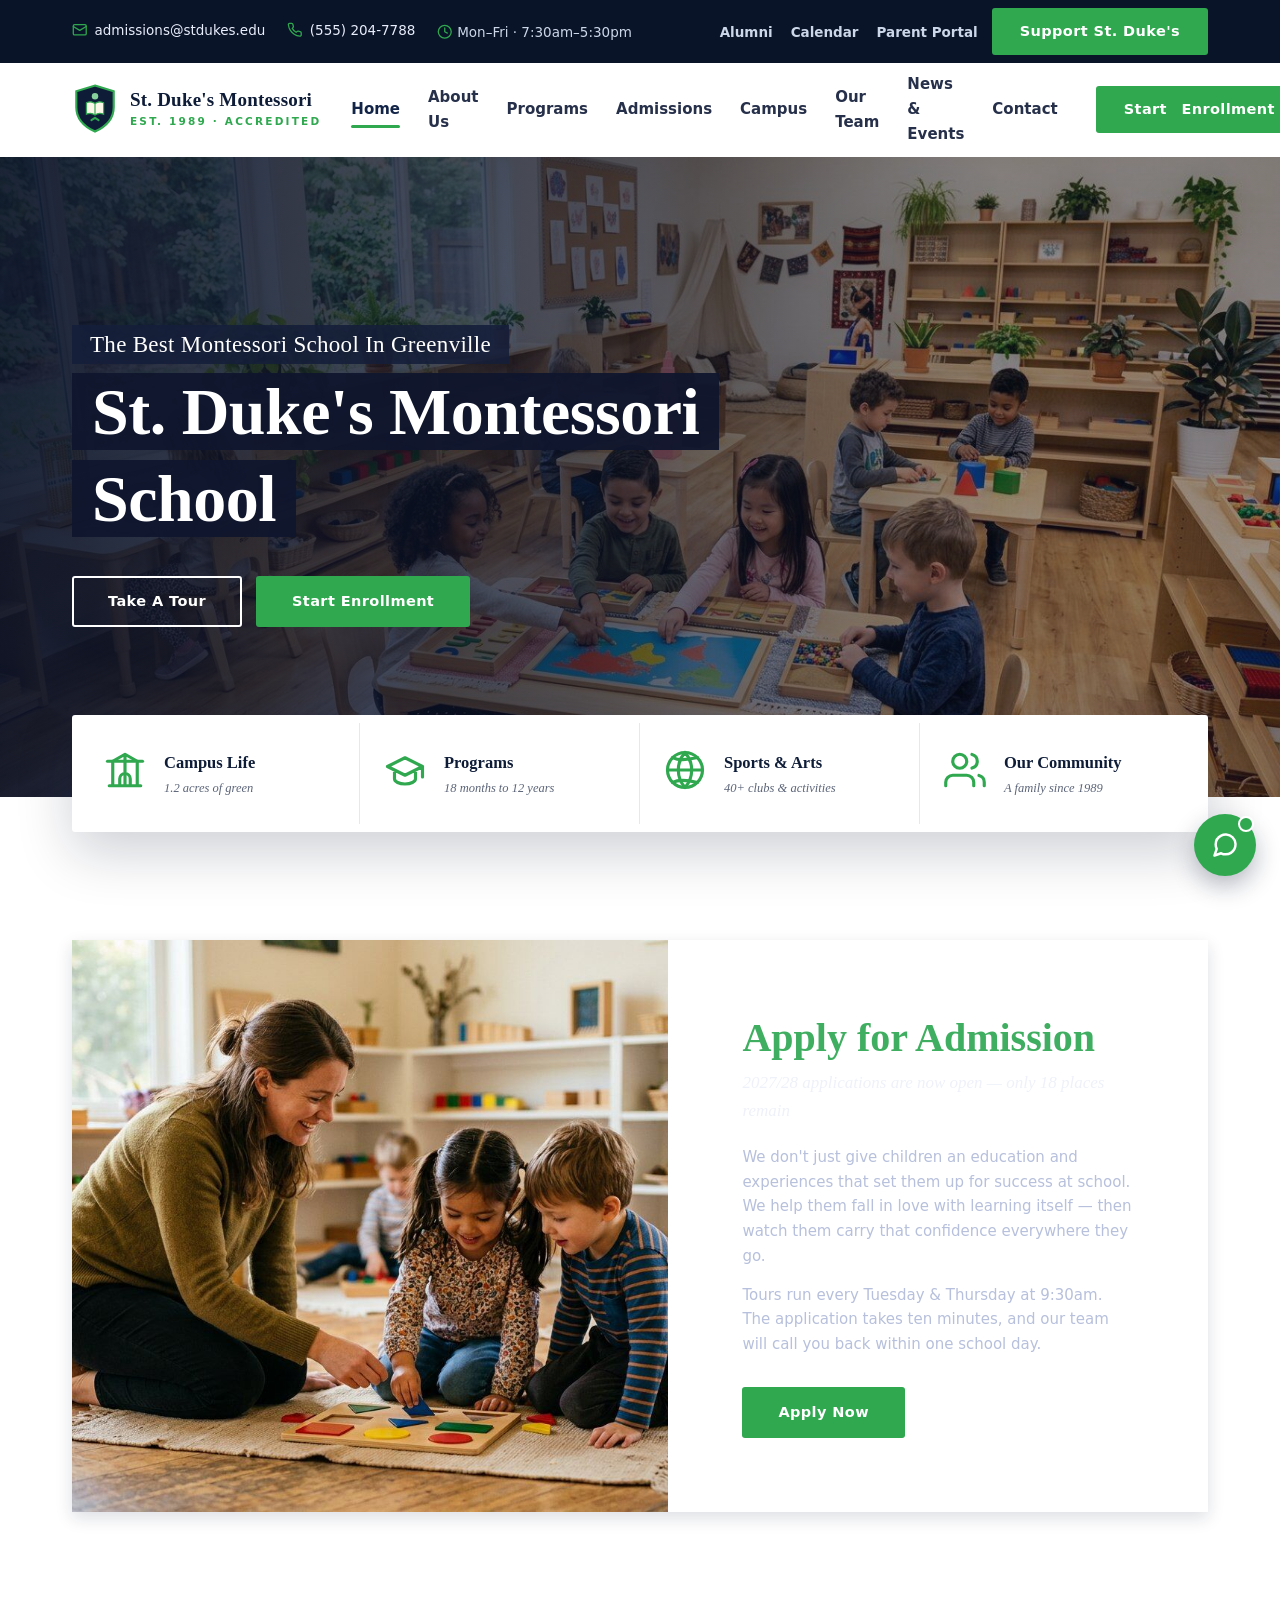
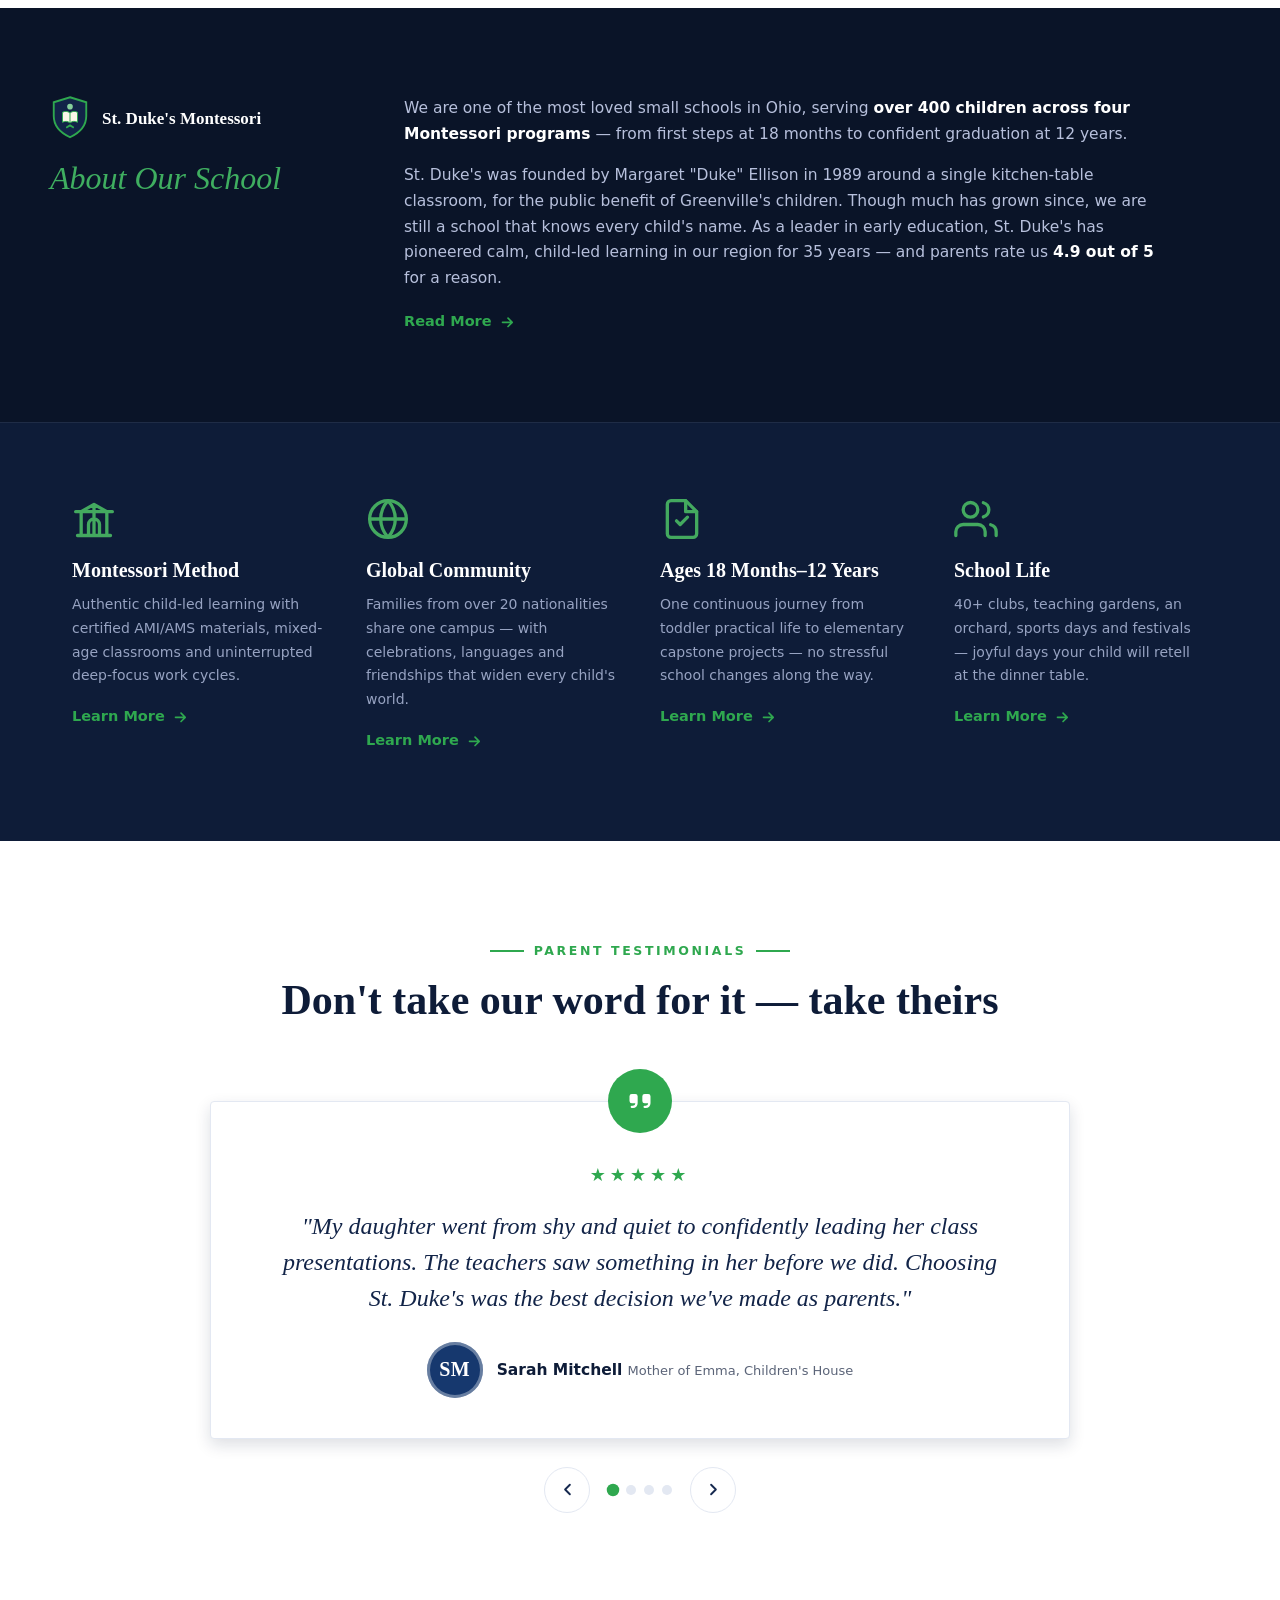
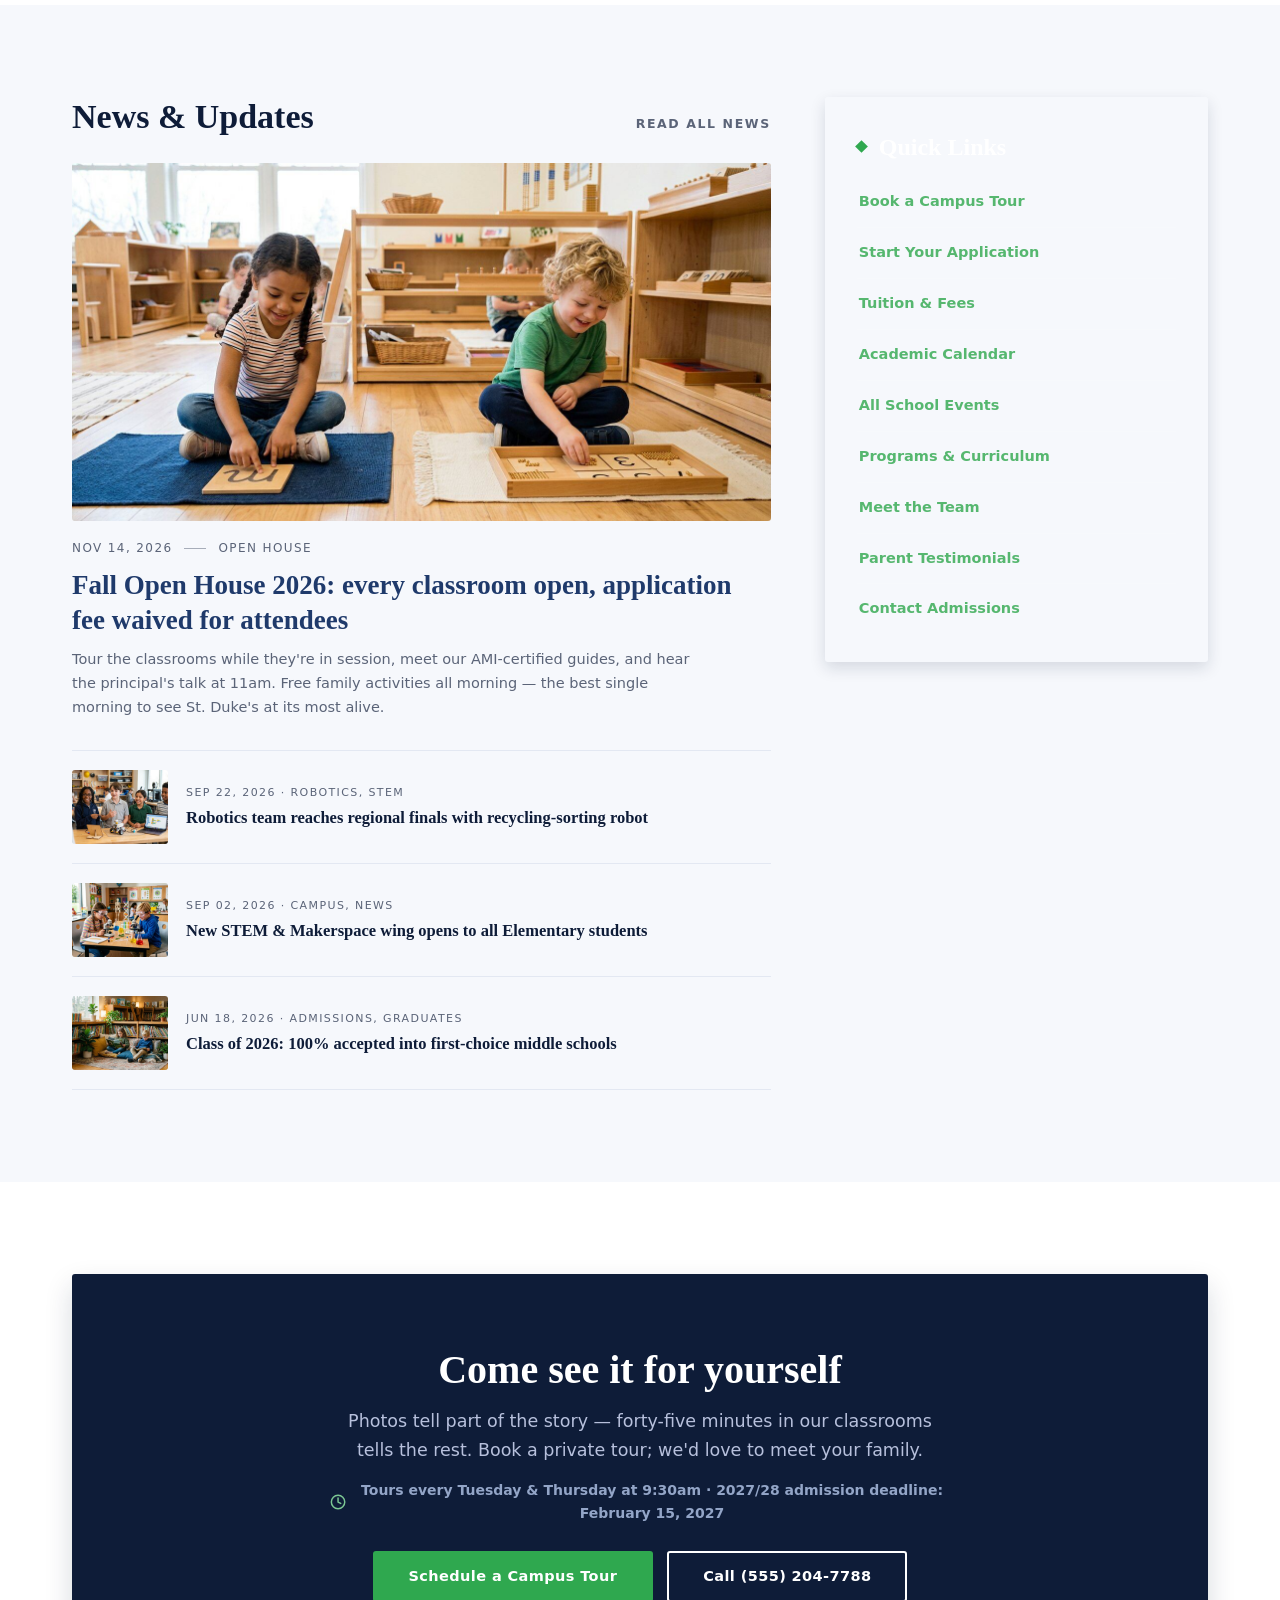
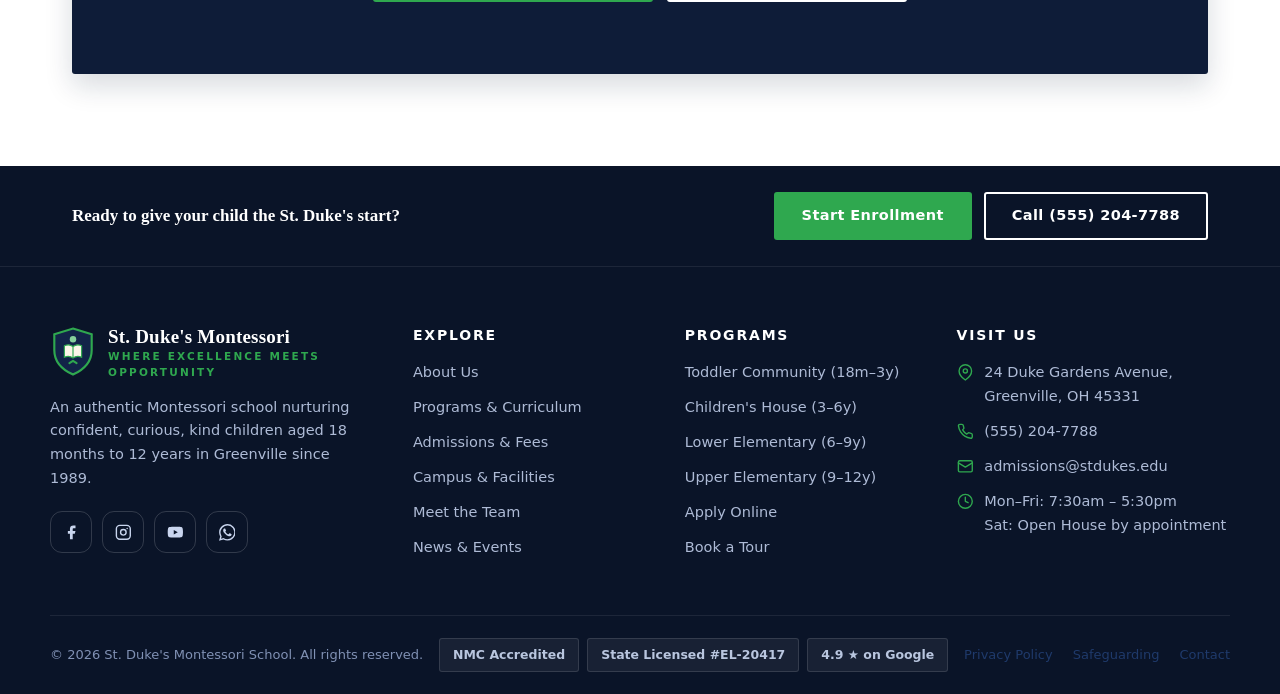
<file: index.html>
<!DOCTYPE html>
<html lang="en">
<head>
  <meta charset="UTF-8">
  <meta name="viewport" content="width=device-width, initial-scale=1.0">
  <title>St. Duke's Montessori School | Top-Rated Montessori in Greenville — Enroll for 2027/28</title>
  <meta name="description" content="St. Duke's Montessori School in Greenville — authentic Montessori education for ages 18 months–12 years. 12:1 ratio, AMI-certified guides, 98% parent satisfaction. Tours every week. Start enrollment today — limited places for 2027/28.">
  <meta name="keywords" content="Greenville schools, Montessori school Greenville, private school, preschool, kindergarten, elementary school, enroll">
  <link rel="canonical" href="https://www.stdukes.edu/">
  <meta property="og:type" content="website">
  <meta property="og:title" content="St. Duke's Montessori School — Where Excellence Meets Opportunity">
  <meta property="og:description" content="Authentic Montessori education for ages 18 months–12 years. 12:1 ratio, 98% parent satisfaction. Schedule a tour today.">
  <meta property="og:image" content="assets/img/hero.jpg">
  <link rel="icon" type="image/svg+xml" href="favicon.svg">
  <link rel="stylesheet" href="css/styles.css">
  <script type="application/ld+json">
  {
    "@context": "https://schema.org",
    "@type": "School",
    "name": "St. Duke's Montessori School",
    "slogan": "Where Excellence Meets Opportunity",
    "description": "Authentic Montessori education for children aged 18 months to 12 years in Greenville.",
    "address": {
      "@type": "PostalAddress",
      "streetAddress": "24 Duke Gardens Avenue",
      "addressLocality": "Greenville",
      "addressRegion": "OH",
      "postalCode": "45331",
      "addressCountry": "US"
    },
    "telephone": "+1-555-204-7788",
    "email": "admissions@stdukes.edu",
    "openingHours": "Mo-Fr 07:30-17:30",
    "foundingDate": "1989",
    "aggregateRating": {
      "@type": "AggregateRating",
      "ratingValue": "4.9",
      "reviewCount": "127"
    }
  }
  </script>
</head>
<body>
  <a class="skip-link" href="#main">Skip to main content</a>

  <!-- ===== Top bar ===== -->
  <div class="topbar">
    <div class="container topbar-inner">
      <ul class="topbar-contact">
        <li>
          <a href="mailto:admissions@stdukes.edu">
            <svg class="icon" viewBox="0 0 24 24" fill="none" stroke="currentColor" stroke-width="2" stroke-linecap="round" stroke-linejoin="round"><rect x="2" y="4" width="20" height="16" rx="2"/><path d="m22 7-10 6L2 7"/></svg>
            admissions@stdukes.edu
          </a>
        </li>
        <li>
          <a href="tel:+15552047788">
            <svg class="icon" viewBox="0 0 24 24" fill="none" stroke="currentColor" stroke-width="2" stroke-linecap="round" stroke-linejoin="round"><path d="M22 16.92v3a2 2 0 0 1-2.18 2 19.79 19.79 0 0 1-8.63-3.07 19.5 19.5 0 0 1-6-6 19.79 19.79 0 0 1-3.07-8.67A2 2 0 0 1 4.11 2h3a2 2 0 0 1 2 1.72c.12.9.34 1.79.66 2.64a2 2 0 0 1-.45 2.11L8.09 9.91a16 16 0 0 0 6 6l1.44-1.23a2 2 0 0 1 2.11-.45c.85.32 1.74.54 2.64.66A2 2 0 0 1 22 16.92z"/></svg>
            (555) 204-7788
          </a>
        </li>
        <li class="hours-item">
          <svg class="icon" viewBox="0 0 24 24" fill="none" stroke="currentColor" stroke-width="2" stroke-linecap="round" stroke-linejoin="round" style="color:var(--gold)"><circle cx="12" cy="12" r="10"/><path d="M12 6v6l4 2"/></svg>
          Mon–Fri · 7:30am–5:30pm
        </li>
      </ul>
      <div class="topbar-right">
        <span class="topbar-links">
          <a href="events.html">Alumni</a>
          <a href="events.html">Calendar</a>
          <a href="contact.html">Parent Portal</a>
        </span>
        <a class="btn btn-red btn-sm" href="contact.html">Support St. Duke's</a>
      </div>
    </div>
  </div>

  <!-- ===== Header ===== -->
  <header class="site-header">
    <div class="container header-inner">
      <a class="brand" href="index.html" aria-label="St. Duke's Montessori School — home">
        <svg class="brand-crest" viewBox="0 0 64 72" aria-hidden="true">
          <path d="M32 2l26 8v22c0 16-11 27-26 34C17 59 6 48 6 32V10l26-8z" fill="#0e1c38"/>
          <path d="M32 2l26 8v22c0 16-11 27-26 34C17 59 6 48 6 32V10l26-8z" fill="none" stroke="#c9a227" stroke-width="3"/>
          <path d="M20 42c4-2 8-2 12 1 4-3 8-3 12-1v-16c-4-2-8-2-12 1-4-3-8-3-12-1v16z" fill="#fbf6e7" stroke="#c9a227" stroke-width="1.6"/>
          <path d="M32 27v16" stroke="#c9a227" stroke-width="1.6"/>
          <circle cx="32" cy="17" r="4.5" fill="#f2c94c"/>
          <path d="M27 50l5-3 5 3" stroke="#2e8b57" stroke-width="3" fill="none" stroke-linecap="round" stroke-linejoin="round"/>
        </svg>
        <span class="brand-text">
          <span class="brand-name">St. Duke's Montessori</span>
          <span class="brand-tag">Est. 1989 · Accredited</span>
        </span>
      </a>
      <nav class="nav" id="primary-nav" aria-label="Primary navigation">
        <ul>
          <li><a href="index.html" aria-current="page">Home</a></li>
          <li><a href="about.html">About Us</a></li>
          <li><a href="programs.html">Programs</a></li>
          <li><a href="admissions.html">Admissions</a></li>
          <li><a href="facilities.html">Campus</a></li>
          <li><a href="team.html">Our Team</a></li>
          <li><a href="events.html">News &amp; Events</a></li>
          <li><a href="contact.html">Contact</a></li>
        </ul>
      </nav>
      <div class="header-actions">
        <a class="btn btn-red" href="admissions.html#apply"><span class="header-cta-text">Start&nbsp;</span>Enrollment</a>
        <button class="nav-toggle" aria-expanded="false" aria-controls="primary-nav" aria-label="Toggle menu">
          <svg class="icon" viewBox="0 0 24 24" fill="none" stroke="currentColor" stroke-width="2.4" stroke-linecap="round"><path d="M4 7h16M4 12h16M4 17h16"/></svg>
        </button>
      </div>
    </div>
  </header>

  <main id="main">
    <!-- ===== Hero ===== -->
    <section class="hero-v2">
      <div class="container">
        <p class="hero-kicker"><span>The Best Montessori School In Greenville</span></p>
        <h1><span class="hl">St. Duke's Montessori School</span></h1>
        <div class="hero-ctas">
          <a class="btn btn-hero-ghost btn-lg" href="contact.html#tour">Take A Tour</a>
          <a class="btn btn-red btn-lg" href="admissions.html#apply">Start Enrollment</a>
        </div>
      </div>
    </section>

    <!-- ===== Quick-links band ===== -->
    <div class="quick-band">
      <div class="container">
        <div class="quick-card reveal">
          <a class="quick-item" href="facilities.html">
            <span class="qi-icon">
              <svg viewBox="0 0 24 24" fill="none" stroke="currentColor" stroke-width="1.8" stroke-linecap="round" stroke-linejoin="round"><path d="M3 21h18M5 21V7l7-4 7 4v14M9 21v-4a3 3 0 0 1 6 0v4M12 3v18"/><path d="M2 7h20"/></svg>
            </span>
            <span>
              <strong>Campus Life</strong>
              <small>1.2 acres of green</small>
            </span>
          </a>
          <a class="quick-item" href="programs.html">
            <span class="qi-icon">
              <svg viewBox="0 0 24 24" fill="none" stroke="currentColor" stroke-width="1.8" stroke-linecap="round" stroke-linejoin="round"><path d="M22 10 12 5 2 10l10 5 10-5zM6 12v5c0 1.7 2.7 3 6 3s6-1.3 6-3v-5M22 10v6"/></svg>
            </span>
            <span>
              <strong>Programs</strong>
              <small>18 months to 12 years</small>
            </span>
          </a>
          <a class="quick-item" href="programs.html#upper">
            <span class="qi-icon">
              <svg viewBox="0 0 24 24" fill="none" stroke="currentColor" stroke-width="1.8" stroke-linecap="round" stroke-linejoin="round"><circle cx="12" cy="12" r="10"/><path d="M12 2a15 15 0 0 1 0 20M12 2a15 15 0 0 0 0 20M2 12h20"/><path d="M4.9 4.9c3 1.5 8 1.5 14.2 0M4.9 19.1c3-1.5 8-1.5 14.2 0"/></svg>
            </span>
            <span>
              <strong>Sports &amp; Arts</strong>
              <small>40+ clubs &amp; activities</small>
            </span>
          </a>
          <a class="quick-item" href="about.html">
            <span class="qi-icon">
              <svg viewBox="0 0 24 24" fill="none" stroke="currentColor" stroke-width="1.8" stroke-linecap="round" stroke-linejoin="round"><path d="M17 21v-2a4 4 0 0 0-4-4H5a4 4 0 0 0-4 4v2"/><circle cx="9" cy="7" r="4"/><path d="M23 21v-2a4 4 0 0 0-3-3.87M16 3.13a4 4 0 0 1 0 7.75"/></svg>
            </span>
            <span>
              <strong>Our Community</strong>
              <small>A family since 1989</small>
            </span>
          </a>
        </div>
      </div>
    </div>

    <!-- ===== Apply split ===== -->
    <section class="section" style="padding: 108px 0 96px;">
      <div class="container">
        <div class="apply-split reveal">
          <div class="apply-photo">
            <img src="assets/img/about.jpg" alt="A St. Duke's guide kneeling beside two children, showing them a Montessori activity" loading="lazy">
          </div>
          <div class="apply-panel">
            <h2>Apply for Admission</h2>
            <p class="ap-lead">2027/28 applications are now open — only 18 places remain</p>
            <p>We don't just give children an education and experiences that set them up for success at school. We help them fall in love with learning itself — then watch them carry that confidence everywhere they go.</p>
            <p>Tours run every Tuesday &amp; Thursday at 9:30am. The application takes ten minutes, and our team will call you back within one school day.</p>
            <div class="apply-actions">
              <a class="btn btn-red btn-lg" href="admissions.html#apply">Apply Now</a>
              <a class="btn btn-hero-ghost btn-lg" href="admissions.html#steps">How It Works</a>
            </div>
          </div>
        </div>
      </div>
    </section>

    <!-- ===== About band ===== -->
    <section class="about-band">
      <div class="container about-band-inner">
        <div class="reveal">
          <div class="ab-logo">
            <svg class="brand-crest" viewBox="0 0 64 72" aria-hidden="true">
              <path d="M32 2l26 8v22c0 16-11 27-26 34C17 59 6 48 6 32V10l26-8z" fill="#122448"/>
              <path d="M32 2l26 8v22c0 16-11 27-26 34C17 59 6 48 6 32V10l26-8z" fill="none" stroke="#c9a227" stroke-width="3"/>
              <path d="M20 42c4-2 8-2 12 1 4-3 8-3 12-1v-16c-4-2-8-2-12 1-4-3-8-3-12-1v16z" fill="#fbf6e7" stroke="#c9a227" stroke-width="1.6"/>
              <path d="M32 27v16" stroke="#c9a227" stroke-width="1.6"/>
              <circle cx="32" cy="17" r="4.5" fill="#f2c94c"/>
              <path d="M27 50l5-3 5 3" stroke="#2e8b57" stroke-width="3" fill="none" stroke-linecap="round" stroke-linejoin="round"/>
            </svg>
            <span>St. Duke's Montessori</span>
          </div>
          <h2>About Our School</h2>
        </div>
        <div class="reveal reveal-d1">
          <p>We are one of the most loved small schools in Ohio, serving <strong>over 400 children across four Montessori programs</strong> — from first steps at 18 months to confident graduation at 12 years.</p>
          <p>St. Duke's was founded by Margaret "Duke" Ellison in 1989 around a single kitchen-table classroom, for the public benefit of Greenville's children. Though much has grown since, we are still a school that knows every child's name. As a leader in early education, St. Duke's has pioneered calm, child-led learning in our region for 35 years — and parents rate us <strong>4.9 out of 5</strong> for a reason.</p>
          <a class="link-arrow" href="about.html">Read More <svg class="icon" viewBox="0 0 24 24" fill="none" stroke="currentColor" stroke-width="2.4" stroke-linecap="round" stroke-linejoin="round"><path d="M5 12h14M13 6l6 6-6 6"/></svg></a>
        </div>
      </div>
    </section>

    <!-- ===== Navy features ===== -->
    <section class="navy-features">
      <div class="container">
        <div class="navy-features-grid">
          <div class="nf-item reveal">
            <span class="nf-icon">
              <svg viewBox="0 0 24 24" fill="none" stroke="currentColor" stroke-width="1.8" stroke-linecap="round" stroke-linejoin="round"><path d="M3 21h18M5 21V8l7-4 7 4v13M9 21v-6a3 3 0 0 1 6 0v6M12 4v17"/><path d="M2 8h20"/></svg>
            </span>
            <h3>Montessori Method</h3>
            <p>Authentic child-led learning with certified AMI/AMS materials, mixed-age classrooms and uninterrupted deep-focus work cycles.</p>
            <a class="link-arrow" href="programs.html">Learn More <svg class="icon" viewBox="0 0 24 24" fill="none" stroke="currentColor" stroke-width="2.4" stroke-linecap="round" stroke-linejoin="round"><path d="M5 12h14M13 6l6 6-6 6"/></svg></a>
          </div>
          <div class="nf-item reveal reveal-d1">
            <span class="nf-icon">
              <svg viewBox="0 0 24 24" fill="none" stroke="currentColor" stroke-width="1.8" stroke-linecap="round" stroke-linejoin="round"><circle cx="12" cy="12" r="10"/><path d="M2 12h20M12 2a15.3 15.3 0 0 1 4 10 15.3 15.3 0 0 1-4 10 15.3 15.3 0 0 1-4-10 15.3 15.3 0 0 1 4-10z"/></svg>
            </span>
            <h3>Global Community</h3>
            <p>Families from over 20 nationalities share one campus — with celebrations, languages and friendships that widen every child's world.</p>
            <a class="link-arrow" href="about.html">Learn More <svg class="icon" viewBox="0 0 24 24" fill="none" stroke="currentColor" stroke-width="2.4" stroke-linecap="round" stroke-linejoin="round"><path d="M5 12h14M13 6l6 6-6 6"/></svg></a>
          </div>
          <div class="nf-item reveal reveal-d2">
            <span class="nf-icon">
              <svg viewBox="0 0 24 24" fill="none" stroke="currentColor" stroke-width="1.8" stroke-linecap="round" stroke-linejoin="round"><path d="M14 2H6a2 2 0 0 0-2 2v16a2 2 0 0 0 2 2h12a2 2 0 0 0 2-2V8z"/><path d="M14 2v6h6M9 13l2 2 4-4"/></svg>
            </span>
            <h3>Ages 18 Months–12 Years</h3>
            <p>One continuous journey from toddler practical life to elementary capstone projects — no stressful school changes along the way.</p>
            <a class="link-arrow" href="programs.html">Learn More <svg class="icon" viewBox="0 0 24 24" fill="none" stroke="currentColor" stroke-width="2.4" stroke-linecap="round" stroke-linejoin="round"><path d="M5 12h14M13 6l6 6-6 6"/></svg></a>
          </div>
          <div class="nf-item reveal reveal-d3">
            <span class="nf-icon">
              <svg viewBox="0 0 24 24" fill="none" stroke="currentColor" stroke-width="1.8" stroke-linecap="round" stroke-linejoin="round"><path d="M17 21v-2a4 4 0 0 0-4-4H5a4 4 0 0 0-4 4v2"/><circle cx="9" cy="7" r="4"/><path d="M23 21v-2a4 4 0 0 0-3-3.87M16 3.13a4 4 0 0 1 0 7.75"/></svg>
            </span>
            <h3>School Life</h3>
            <p>40+ clubs, teaching gardens, an orchard, sports days and festivals — joyful days your child will retell at the dinner table.</p>
            <a class="link-arrow" href="facilities.html">Learn More <svg class="icon" viewBox="0 0 24 24" fill="none" stroke="currentColor" stroke-width="2.4" stroke-linecap="round" stroke-linejoin="round"><path d="M5 12h14M13 6l6 6-6 6"/></svg></a>
          </div>
        </div>
      </div>
    </section>

    <!-- ===== Testimonials ===== -->
    <section class="section" id="testimonials">
      <div class="container">
        <div class="section-head center reveal" style="margin-bottom: 44px;">
          <span class="eyebrow">Parent testimonials</span>
          <h2>Don't take our word for it — take theirs</h2>
        </div>
        <div class="testimonial-wrap reveal" data-slider>
          <span class="quote-mark">
            <svg class="icon" viewBox="0 0 24 24" fill="currentColor"><path d="M10 8v6a4 4 0 0 1-4 4H5a1 1 0 0 1 0-2h1a2 2 0 0 0 2-2H5a2 2 0 0 1-2-2V8a2 2 0 0 1 2-2h3a2 2 0 0 1 2 2zm11 0v6a4 4 0 0 1-4 4h-1a1 1 0 0 1 0-2h1a2 2 0 0 0 2-2h-3a2 2 0 0 1-2-2V8a2 2 0 0 1 2-2h3a2 2 0 0 1 2 2z"/></svg>
          </span>
          <div class="testimonial-card active">
            <div class="testimonial-stars" aria-label="5 out of 5 stars">★★★★★</div>
            <p class="testimonial-text">"My daughter went from shy and quiet to confidently leading her class presentations. The teachers saw something in her before we did. Choosing St. Duke's was the best decision we've made as parents."</p>
            <div class="testimonial-person">
              <span class="avatar avatar-1" aria-hidden="true">SM</span>
              <span class="who">
                <span class="name">Sarah Mitchell</span>
                <span class="role">Mother of Emma, Children's House</span>
              </span>
            </div>
          </div>
          <div class="testimonial-card">
            <div class="testimonial-stars" aria-label="5 out of 5 stars">★★★★★</div>
            <p class="testimonial-text">"We moved our son mid-year after he was miserable at his old school. Within three weeks at St. Duke's he was racing us to the car in the morning. His grades — and his smile — say everything."</p>
            <div class="testimonial-person">
              <span class="avatar avatar-3" aria-hidden="true">DC</span>
              <span class="who">
                <span class="name">Daniel &amp; Priya Chen</span>
                <span class="role">Parents of Lucas, Lower Elementary</span>
              </span>
            </div>
          </div>
          <div class="testimonial-card">
            <div class="testimonial-stars" aria-label="5 out of 5 stars">★★★★★</div>
            <p class="testimonial-text">"As a first-time mom, safety was everything to me. The secure campus, the daily photo updates, the way teachers greet my twins by name — I drop them off with total peace of mind."</p>
            <div class="testimonial-person">
              <span class="avatar avatar-5" aria-hidden="true">AO</span>
              <span class="who">
                <span class="name">Amara Osei</span>
                <span class="role">Mother of twins, Toddler Community</span>
              </span>
            </div>
          </div>
          <div class="testimonial-card">
            <div class="testimonial-stars" aria-label="5 out of 5 stars">★★★★★</div>
            <p class="testimonial-text">"Three children, nine years at St. Duke's. Each one challenged at exactly their level, each one completely different, each one thriving. The value for money is extraordinary."</p>
            <div class="testimonial-person">
              <span class="avatar avatar-6" aria-hidden="true">JR</span>
              <span class="who">
                <span class="name">James Rodriguez</span>
                <span class="role">Father of three, all programs</span>
              </span>
            </div>
          </div>
          <div class="testimonial-nav">
            <button class="t-btn" data-prev aria-label="Previous testimonial">
              <svg class="icon" viewBox="0 0 24 24" fill="none" stroke="currentColor" stroke-width="2.4" stroke-linecap="round" stroke-linejoin="round"><path d="M15 18l-6-6 6-6"/></svg>
            </button>
            <div class="t-dots" role="tablist" aria-label="Choose testimonial"></div>
            <button class="t-btn" data-next aria-label="Next testimonial">
              <svg class="icon" viewBox="0 0 24 24" fill="none" stroke="currentColor" stroke-width="2.4" stroke-linecap="round" stroke-linejoin="round"><path d="M9 6l6 6-6 6"/></svg>
            </button>
          </div>
        </div>
      </div>
    </section>

    <!-- ===== News & Updates + Quick Links ===== -->
    <section class="section section-alt">
      <div class="container">
        <div class="news-home-grid">
          <div class="reveal">
            <div class="news-home-head">
              <h2>News &amp; Updates</h2>
              <a href="events.html">Read All News</a>
            </div>
            <article class="featured-news">
              <a href="events.html#open-house">
                <img src="assets/img/program-casa.jpg" alt="Children working with Montessori materials ahead of the Fall Open House" loading="lazy">
              </a>
              <div class="fn-meta">Nov 14, 2026 <span class="sep"></span> Open House</div>
              <h3><a href="events.html#open-house">Fall Open House 2026: every classroom open, application fee waived for attendees</a></h3>
              <p>Tour the classrooms while they're in session, meet our AMI-certified guides, and hear the principal's talk at 11am. Free family activities all morning — the best single morning to see St. Duke's at its most alive.</p>
            </article>
            <div class="mini-news">
              <article class="mini-news-item">
                <a href="events.html#news"><img src="assets/img/program-upper.jpg" alt="Students with their robotics project" loading="lazy"></a>
                <div>
                  <div class="mn-meta">Sep 22, 2026 · Robotics, STEM</div>
                  <h4><a href="events.html#news">Robotics team reaches regional finals with recycling-sorting robot</a></h4>
                </div>
              </article>
              <article class="mini-news-item">
                <a href="facilities.html"><img src="assets/img/fac-lab.jpg" alt="Children exploring the new junior science lab" loading="lazy"></a>
                <div>
                  <div class="mn-meta">Sep 02, 2026 · Campus, News</div>
                  <h4><a href="facilities.html">New STEM &amp; Makerspace wing opens to all Elementary students</a></h4>
                </div>
              </article>
              <article class="mini-news-item">
                <a href="events.html#news"><img src="assets/img/fac-library.jpg" alt="Children reading in the school library" loading="lazy"></a>
                <div>
                  <div class="mn-meta">Jun 18, 2026 · Admissions, Graduates</div>
                  <h4><a href="events.html#news">Class of 2026: 100% accepted into first-choice middle schools</a></h4>
                </div>
              </article>
            </div>
          </div>
          <aside class="quick-panel reveal reveal-d1">
            <h3>Quick Links</h3>
            <ul>
              <li><a href="contact.html#tour">Book a Campus Tour</a></li>
              <li><a href="admissions.html#apply">Start Your Application</a></li>
              <li><a href="admissions.html#fees">Tuition &amp; Fees</a></li>
              <li><a href="events.html">Academic Calendar</a></li>
              <li><a href="events.html">All School Events</a></li>
              <li><a href="programs.html">Programs &amp; Curriculum</a></li>
              <li><a href="team.html">Meet the Team</a></li>
              <li><a href="index.html#testimonials">Parent Testimonials</a></li>
              <li><a href="contact.html">Contact Admissions</a></li>
            </ul>
          </aside>
        </div>
      </div>
    </section>

    <!-- ===== CTA band ===== -->
    <section class="section">
      <div class="container">
        <div class="cta-band reveal">
          <h2>Come see it for yourself</h2>
          <p>Photos tell part of the story — forty-five minutes in our classrooms tells the rest. Book a private tour; we'd love to meet your family.</p>
          <p class="cta-note" style="margin-top: 14px;">
            <svg class="icon" viewBox="0 0 24 24" fill="none" stroke="currentColor" stroke-width="2.2" stroke-linecap="round" stroke-linejoin="round"><circle cx="12" cy="12" r="10"/><path d="M12 6v6l4 2"/></svg>
            Tours every Tuesday &amp; Thursday at 9:30am · 2027/28 admission deadline: February 15, 2027
          </p>
          <div class="cta-actions">
            <a class="btn btn-red btn-lg" href="contact.html#tour">Schedule a Campus Tour</a>
            <a class="btn btn-hero-ghost btn-lg" href="tel:+15552047788">Call (555) 204-7788</a>
          </div>
        </div>
      </div>
    </section>
  </main>

  <!-- ===== Footer ===== -->
  <footer class="site-footer">
    <div class="footer-cta-line">
      <div class="container footer-cta-inner">
        <strong>Ready to give your child the St. Duke's start?</strong>
        <div style="display:flex; gap:12px; flex-wrap:wrap;">
          <a class="btn btn-red btn-sm" href="admissions.html#apply">Start Enrollment</a>
          <a class="btn btn-hero-ghost btn-sm" href="tel:+15552047788">Call (555) 204-7788</a>
        </div>
      </div>
    </div>
    <div class="container footer-grid">
      <div class="footer-col footer-about">
        <a class="brand" href="index.html" aria-label="St. Duke's Montessori School — home">
          <svg class="brand-crest" viewBox="0 0 64 72" aria-hidden="true">
            <path d="M32 2l26 8v22c0 16-11 27-26 34C17 59 6 48 6 32V10l26-8z" fill="#122448"/>
            <path d="M32 2l26 8v22c0 16-11 27-26 34C17 59 6 48 6 32V10l26-8z" fill="none" stroke="#c9a227" stroke-width="3"/>
            <path d="M20 42c4-2 8-2 12 1 4-3 8-3 12-1v-16c-4-2-8-2-12 1-4-3-8-3-12-1v16z" fill="#fbf6e7" stroke="#c9a227" stroke-width="1.6"/>
            <path d="M32 27v16" stroke="#c9a227" stroke-width="1.6"/>
            <circle cx="32" cy="17" r="4.5" fill="#f2c94c"/>
            <path d="M27 50l5-3 5 3" stroke="#2e8b57" stroke-width="3" fill="none" stroke-linecap="round" stroke-linejoin="round"/>
          </svg>
          <span class="brand-text">
            <span class="brand-name" style="color:#fff;">St. Duke's Montessori</span>
            <span class="brand-tag">Where Excellence Meets Opportunity</span>
          </span>
        </a>
        <p>An authentic Montessori school nurturing confident, curious, kind children aged 18 months to 12 years in Greenville since 1989.</p>
        <div class="socials">
          <a href="#" aria-label="Facebook">
            <svg class="icon" viewBox="0 0 24 24" fill="currentColor"><path d="M18 2h-3a5 5 0 0 0-5 5v3H7v4h3v8h4v-8h3l1-4h-4V7a1 1 0 0 1 1-1h3z"/></svg>
          </a>
          <a href="#" aria-label="Instagram">
            <svg class="icon" viewBox="0 0 24 24" fill="none" stroke="currentColor" stroke-width="2" stroke-linecap="round" stroke-linejoin="round"><rect x="2" y="2" width="20" height="20" rx="5"/><circle cx="12" cy="12" r="4"/><path d="M17.5 6.5h.01"/></svg>
          </a>
          <a href="#" aria-label="YouTube">
            <svg class="icon" viewBox="0 0 24 24" fill="currentColor"><path d="M22.54 6.42a2.78 2.78 0 0 0-1.95-2C18.88 4 12 4 12 4s-6.88 0-8.59.46a2.78 2.78 0 0 0-1.95 2A29 29 0 0 0 1 11.75a29 29 0 0 0 .46 5.33 2.78 2.78 0 0 0 1.95 2c1.71.46 8.59.46 8.59.46s6.88 0 8.59-.46a2.78 2.78 0 0 0 1.95-2 29 29 0 0 0 .46-5.25 29 29 0 0 0-.46-5.41zM9.75 15.02V8.48l5.75 3.27z"/></svg>
          </a>
          <a href="https://wa.me/15552047788" aria-label="WhatsApp">
            <svg class="icon" viewBox="0 0 24 24" fill="currentColor"><path d="M17.47 14.38c-.3-.15-1.76-.87-2.03-.97-.27-.1-.47-.15-.67.15-.2.3-.77.97-.94 1.17-.17.2-.35.22-.64.07-.3-.15-1.26-.46-2.39-1.47-.88-.79-1.48-1.76-1.65-2.06-.17-.3-.02-.46.13-.6.13-.13.3-.35.44-.52.15-.17.2-.3.3-.5.1-.2.05-.37-.02-.52-.08-.15-.67-1.62-.92-2.22-.24-.58-.49-.5-.67-.51h-.57c-.2 0-.52.07-.8.37-.27.3-1.04 1.02-1.04 2.5 0 1.47 1.07 2.89 1.22 3.09.15.2 2.1 3.2 5.08 4.49.71.3 1.26.49 1.7.63.71.22 1.36.19 1.87.11.57-.08 1.76-.72 2-1.41.25-.7.25-1.29.18-1.42-.08-.12-.27-.2-.57-.34zM12.05 21.79h-.01a9.87 9.87 0 0 1-5.03-1.38l-.36-.21-3.74.98 1-3.65-.24-.37a9.86 9.86 0 1 1 8.38 4.63zM12.05 0C5.5 0 .16 5.33.16 11.89c0 2.1.55 4.15 1.59 5.95L.06 24l6.3-1.65a11.9 11.9 0 0 0 5.68 1.45h.01c6.55 0 11.89-5.33 11.89-11.89 0-3.18-1.24-6.16-3.48-8.41A11.82 11.82 0 0 0 12.05 0z"/></svg>
          </a>
        </div>
      </div>
      <div class="footer-col">
        <h4>Explore</h4>
        <ul>
          <li><a href="about.html">About Us</a></li>
          <li><a href="programs.html">Programs &amp; Curriculum</a></li>
          <li><a href="admissions.html">Admissions &amp; Fees</a></li>
          <li><a href="facilities.html">Campus &amp; Facilities</a></li>
          <li><a href="team.html">Meet the Team</a></li>
          <li><a href="events.html">News &amp; Events</a></li>
        </ul>
      </div>
      <div class="footer-col">
        <h4>Programs</h4>
        <ul>
          <li><a href="programs.html#toddler">Toddler Community (18m–3y)</a></li>
          <li><a href="programs.html#casa">Children's House (3–6y)</a></li>
          <li><a href="programs.html#lower">Lower Elementary (6–9y)</a></li>
          <li><a href="programs.html#upper">Upper Elementary (9–12y)</a></li>
          <li><a href="admissions.html#apply">Apply Online</a></li>
          <li><a href="contact.html#tour">Book a Tour</a></li>
        </ul>
      </div>
      <div class="footer-col">
        <h4>Visit Us</h4>
        <ul class="footer-contact">
          <li>
            <svg class="icon" viewBox="0 0 24 24" fill="none" stroke="currentColor" stroke-width="2" stroke-linecap="round" stroke-linejoin="round"><path d="M21 10c0 7-9 13-9 13s-9-6-9-13a9 9 0 0 1 18 0z"/><circle cx="12" cy="10" r="3"/></svg>
            <span>24 Duke Gardens Avenue,<br>Greenville, OH 45331</span>
          </li>
          <li>
            <svg class="icon" viewBox="0 0 24 24" fill="none" stroke="currentColor" stroke-width="2" stroke-linecap="round" stroke-linejoin="round"><path d="M22 16.92v3a2 2 0 0 1-2.18 2 19.79 19.79 0 0 1-8.63-3.07 19.5 19.5 0 0 1-6-6 19.79 19.79 0 0 1-3.07-8.67A2 2 0 0 1 4.11 2h3a2 2 0 0 1 2 1.72c.12.9.34 1.79.66 2.64a2 2 0 0 1-.45 2.11L8.09 9.91a16 16 0 0 0 6 6l1.44-1.23a2 2 0 0 1 2.11-.45c.85.32 1.74.54 2.64.66A2 2 0 0 1 22 16.92z"/></svg>
            <a href="tel:+15552047788">(555) 204-7788</a>
          </li>
          <li>
            <svg class="icon" viewBox="0 0 24 24" fill="none" stroke="currentColor" stroke-width="2" stroke-linecap="round" stroke-linejoin="round"><rect x="2" y="4" width="20" height="16" rx="2"/><path d="m22 7-10 6L2 7"/></svg>
            <a href="mailto:admissions@stdukes.edu">admissions@stdukes.edu</a>
          </li>
          <li>
            <svg class="icon" viewBox="0 0 24 24" fill="none" stroke="currentColor" stroke-width="2" stroke-linecap="round" stroke-linejoin="round"><circle cx="12" cy="12" r="10"/><path d="M12 6v6l4 2"/></svg>
            <span>Mon–Fri: 7:30am – 5:30pm<br>Sat: Open House by appointment</span>
          </li>
        </ul>
      </div>
    </div>
    <div class="container footer-bottom">
      <span>© 2026 St. Duke's Montessori School. All rights reserved.</span>
      <div class="footer-badges">
        <span class="mini-badge">NMC Accredited</span>
        <span class="mini-badge">State Licensed #EL-20417</span>
        <span class="mini-badge">4.9 ★ on Google</span>
      </div>
      <div class="links">
        <a href="#">Privacy Policy</a>
        <a href="#">Safeguarding</a>
        <a href="contact.html">Contact</a>
      </div>
    </div>
  </footer>

  <!-- ===== Floating widgets ===== -->
  <a class="call-fab" href="tel:+15552047788" aria-label="Call the school now">
    <svg class="icon" viewBox="0 0 24 24" fill="none" stroke="currentColor" stroke-width="2.2" stroke-linecap="round" stroke-linejoin="round"><path d="M22 16.92v3a2 2 0 0 1-2.18 2 19.79 19.79 0 0 1-8.63-3.07 19.5 19.5 0 0 1-6-6 19.79 19.79 0 0 1-3.07-8.67A2 2 0 0 1 4.11 2h3a2 2 0 0 1 2 1.72c.12.9.34 1.79.66 2.64a2 2 0 0 1-.45 2.11L8.09 9.91a16 16 0 0 0 6 6l1.44-1.23a2 2 0 0 1 2.11-.45c.85.32 1.74.54 2.64.66A2 2 0 0 1 22 16.92z"/></svg>
  </a>

  <button class="back-to-top" aria-label="Back to top">
    <svg class="icon" viewBox="0 0 24 24" fill="none" stroke="currentColor" stroke-width="2.6" stroke-linecap="round" stroke-linejoin="round"><path d="M12 19V5M5 12l7-7 7 7"/></svg>
  </button>

  <button class="chat-fab" aria-expanded="false" aria-label="Chat with our admissions assistant">
    <svg class="icon" viewBox="0 0 24 24" fill="none" stroke="currentColor" stroke-width="2.1" stroke-linecap="round" stroke-linejoin="round"><path d="M21 11.5a8.38 8.38 0 0 1-.9 3.8 8.5 8.5 0 0 1-7.6 4.7 8.38 8.38 0 0 1-3.8-.9L3 21l1.9-5.7a8.38 8.38 0 0 1-.9-3.8 8.5 8.5 0 0 1 4.7-7.6 8.38 8.38 0 0 1 3.8-.9h.5a8.48 8.48 0 0 1 8 8v.5z"/></svg>
    <span class="chat-badge" aria-hidden="true"></span>
  </button>

  <div class="chat-panel" role="dialog" aria-label="Admissions chat assistant" aria-modal="false">
    <div class="chat-head">
      <span class="chat-ava">SD</span>
      <span>
        <strong>Duke — Admissions Assistant</strong>
        <small>Online · replies instantly</small>
      </span>
      <button class="chat-close" aria-label="Close chat">
        <svg class="icon" viewBox="0 0 24 24" fill="none" stroke="currentColor" stroke-width="2.4" stroke-linecap="round"><path d="M6 6l12 12M18 6L6 18"/></svg>
      </button>
    </div>
    <div class="chat-body" aria-live="polite"></div>
    <div class="chat-quick">
      <button type="button" data-q="fees">💰 Fees</button>
      <button type="button" data-q="ages programs">🎒 Ages &amp; Programs</button>
      <button type="button" data-q="tour visit">📅 Book a tour</button>
      <button type="button" data-q="how do I apply enrollment">📝 How to apply</button>
    </div>
    <div class="chat-input">
      <input type="text" placeholder="Ask about fees, tours, programs…" aria-label="Type your question">
      <button type="button" aria-label="Send message">
        <svg class="icon" viewBox="0 0 24 24" fill="none" stroke="currentColor" stroke-width="2.2" stroke-linecap="round" stroke-linejoin="round"><path d="m22 2-7 20-4-9-9-4 20-7z"/></svg>
      </button>
    </div>
  </div>

  <script src="js/main.js" defer></script>
</body>
</html>
</file>
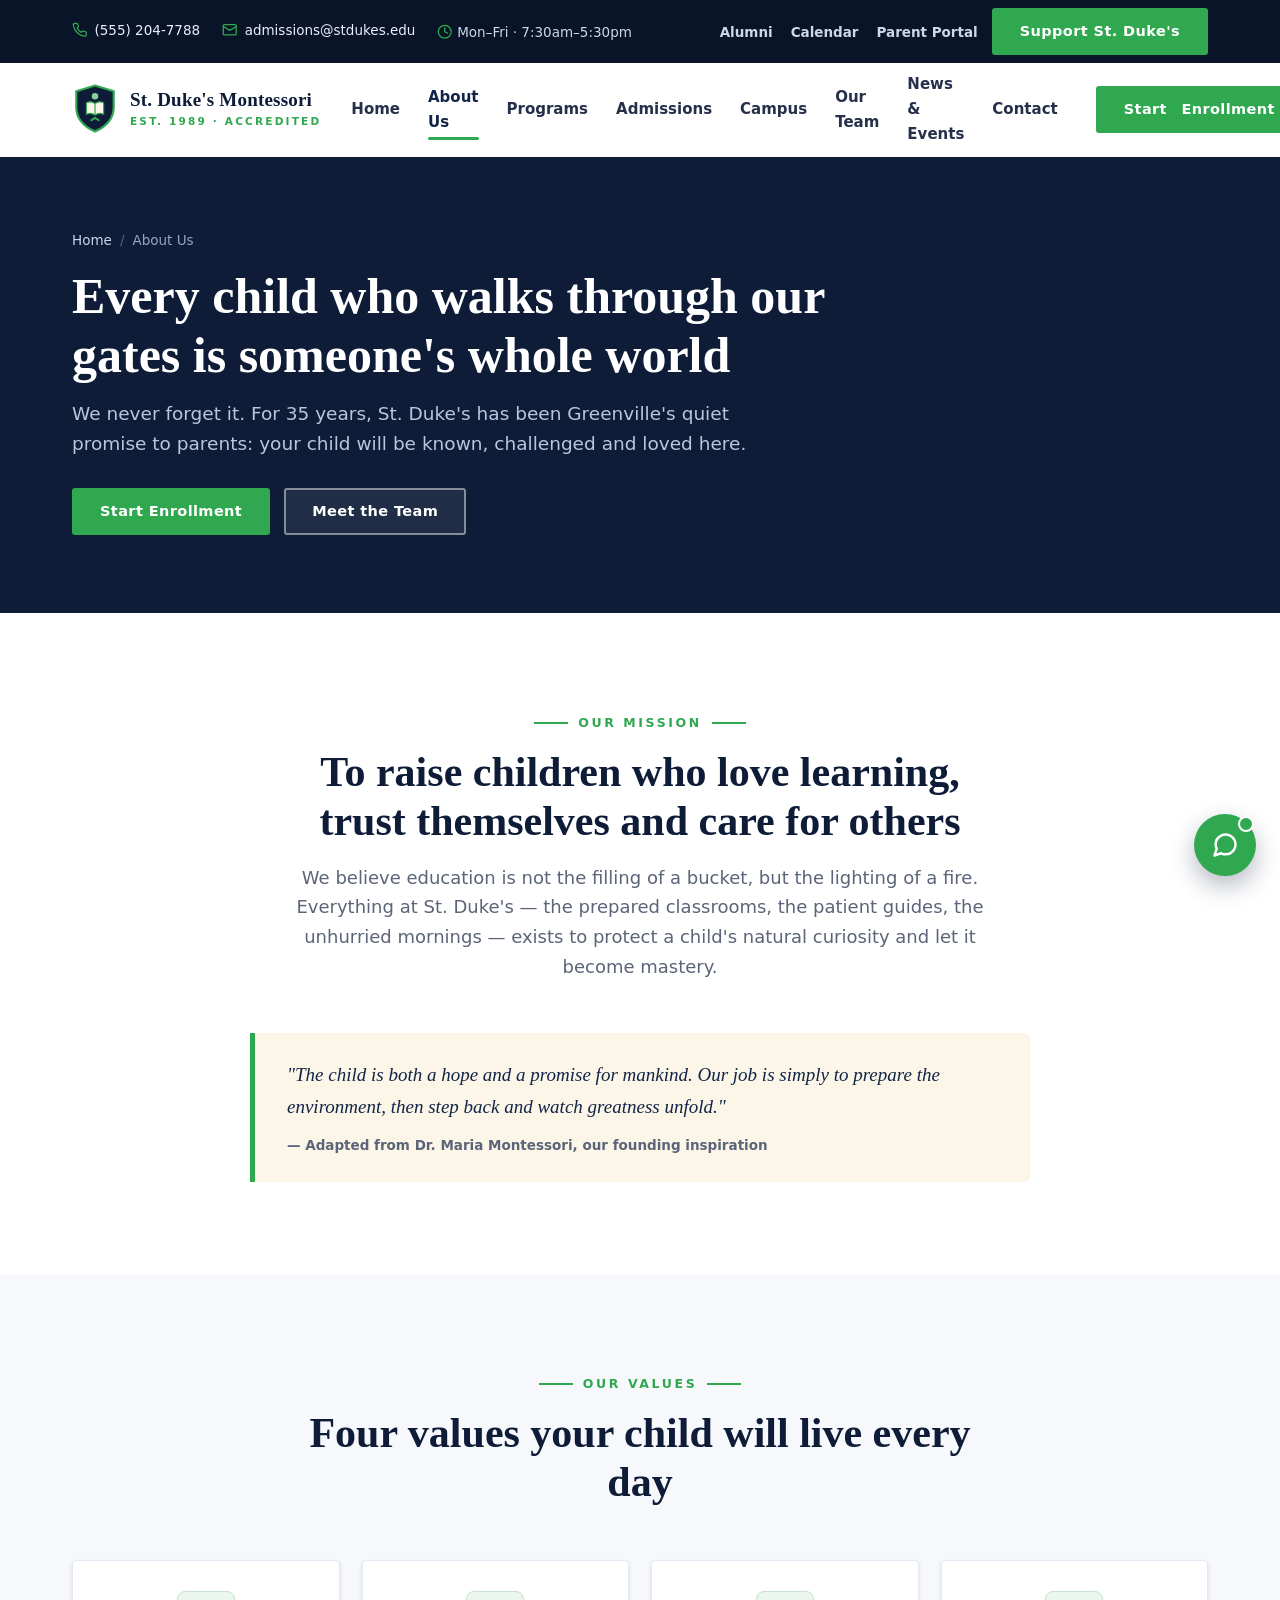
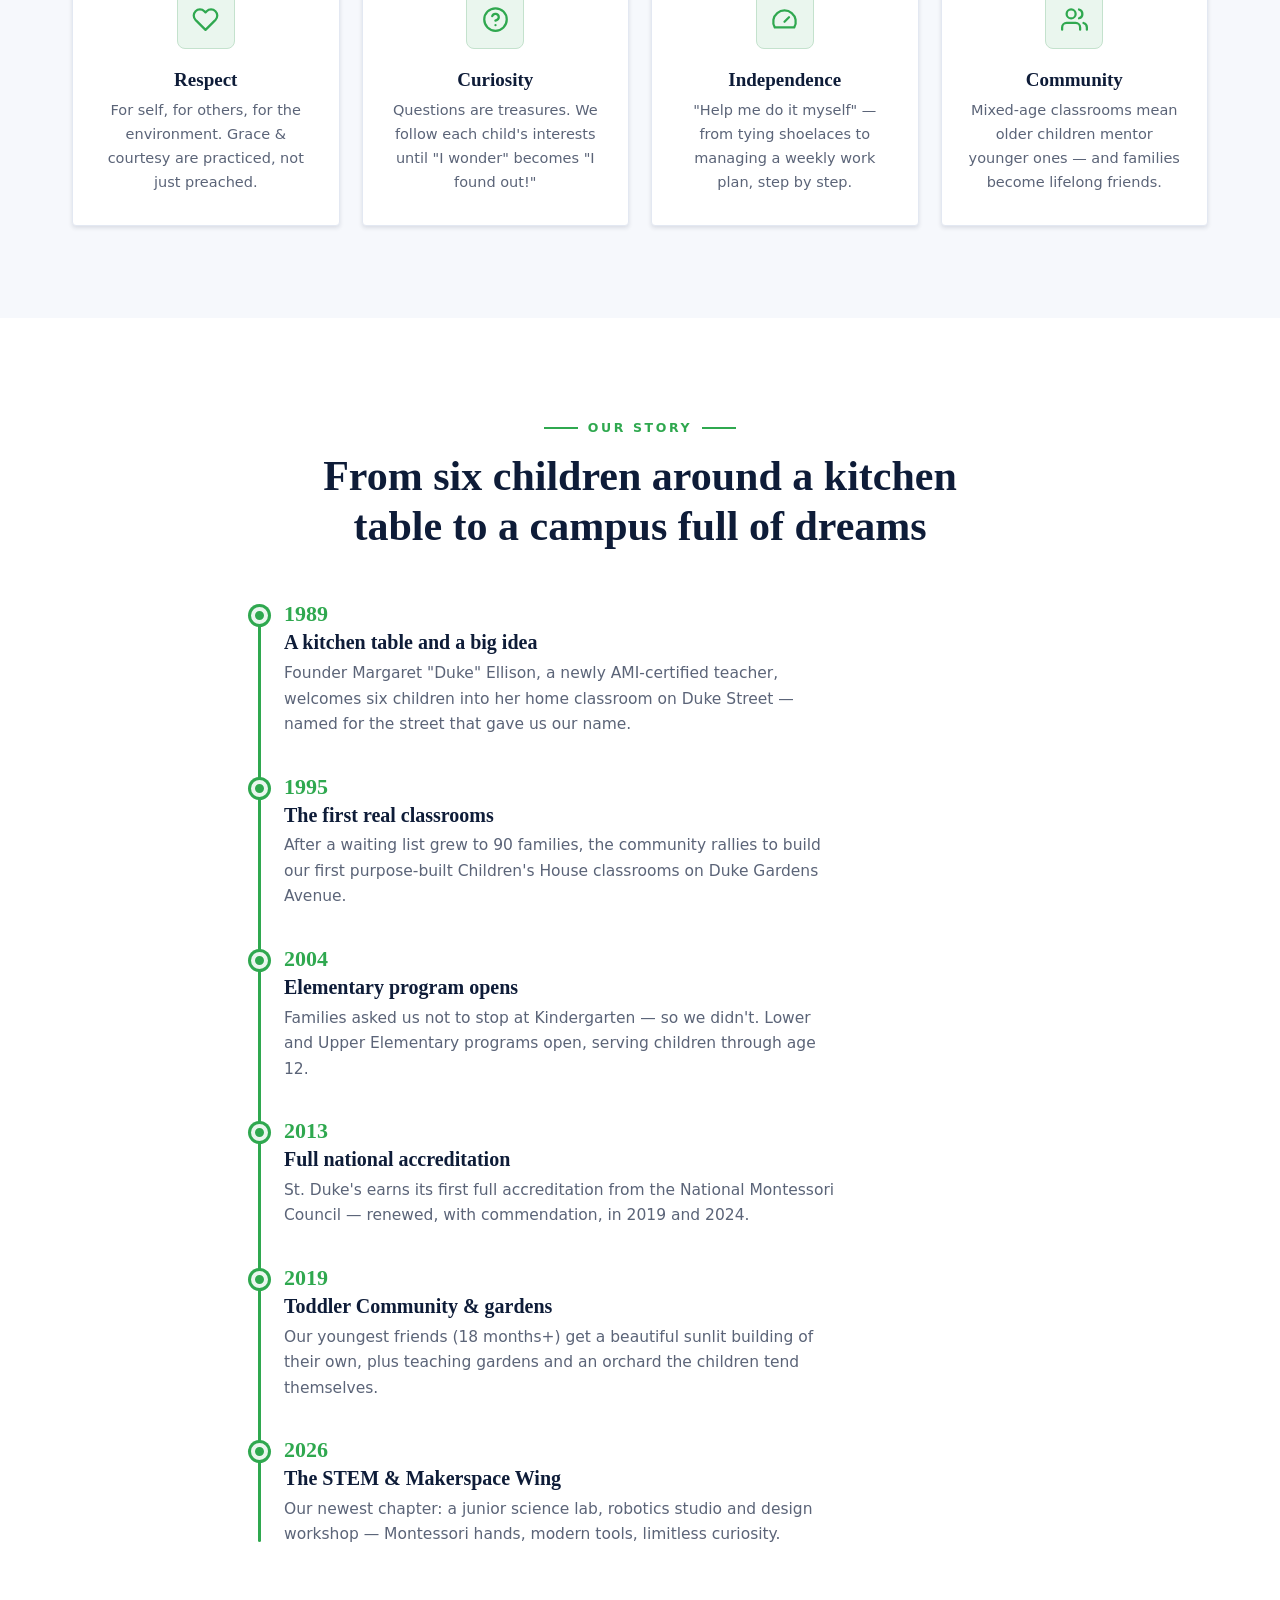
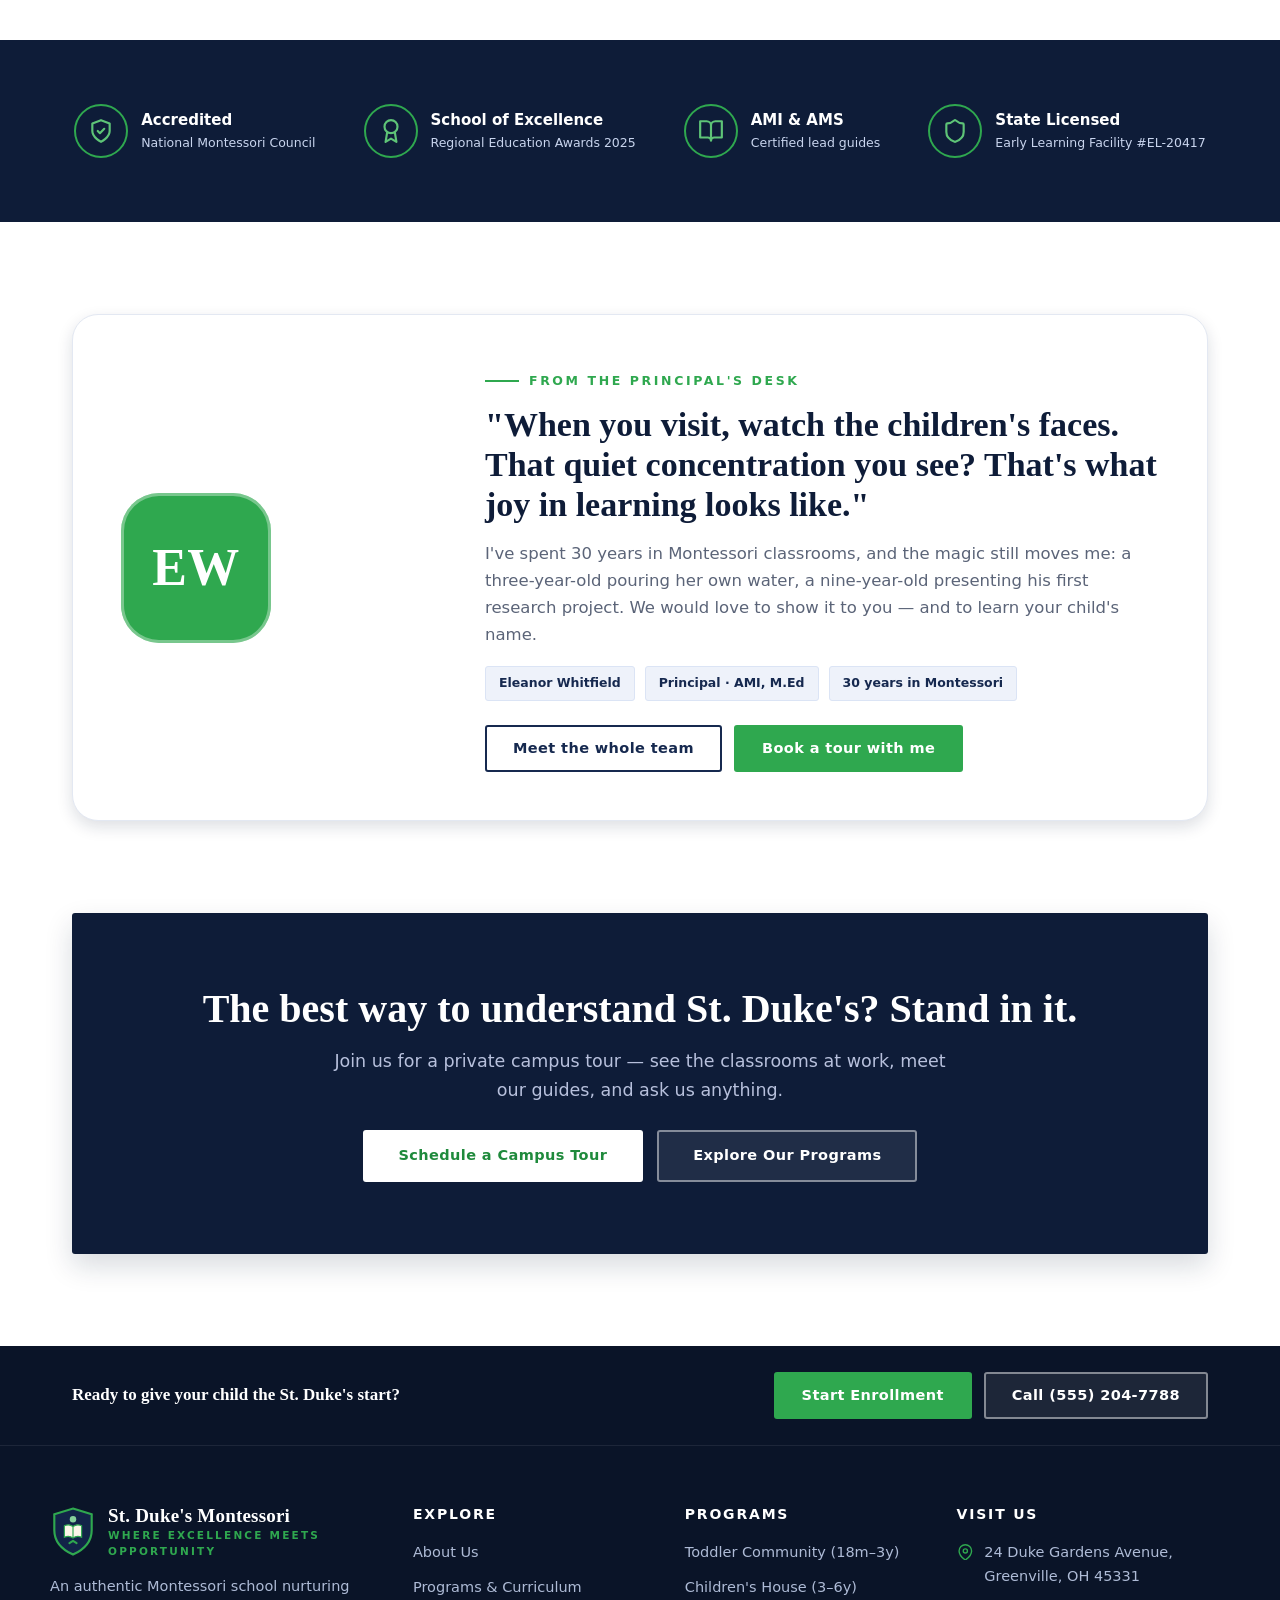
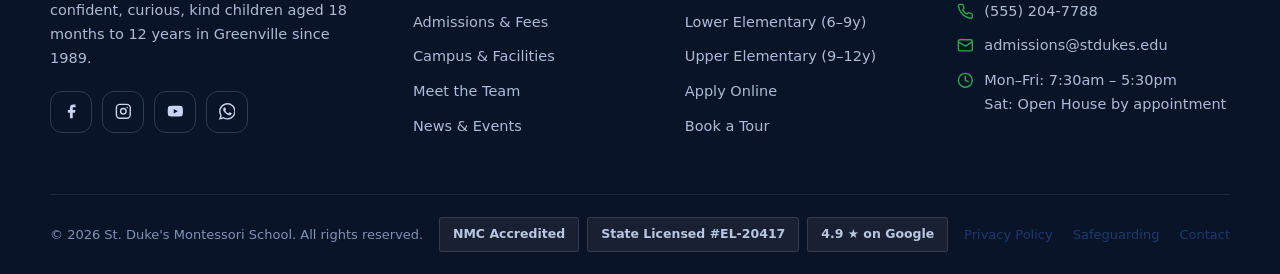
<file: about.html>
<!DOCTYPE html>
<html lang="en">
<head>
  <meta charset="UTF-8">
  <meta name="viewport" content="width=device-width, initial-scale=1.0">
  <title>About Us | St. Duke's Montessori School — Our Mission, Values &amp; Story Since 1989</title>
  <meta name="description" content="Discover the heart of St. Duke's Montessori School — our mission, values, 35+ year story and the accreditations Greenville families trust.">
  <link rel="icon" type="image/svg+xml" href="favicon.svg">
  <link rel="stylesheet" href="css/styles.css">
</head>
<body>
  <a class="skip-link" href="#main">Skip to main content</a>

  <div class="topbar">
    <div class="container topbar-inner">
      <ul class="topbar-contact">
        <li>
          <a href="tel:+15552047788">
            <svg class="icon" viewBox="0 0 24 24" fill="none" stroke="currentColor" stroke-width="2" stroke-linecap="round" stroke-linejoin="round"><path d="M22 16.92v3a2 2 0 0 1-2.18 2 19.79 19.79 0 0 1-8.63-3.07 19.5 19.5 0 0 1-6-6 19.79 19.79 0 0 1-3.07-8.67A2 2 0 0 1 4.11 2h3a2 2 0 0 1 2 1.72c.12.9.34 1.79.66 2.64a2 2 0 0 1-.45 2.11L8.09 9.91a16 16 0 0 0 6 6l1.44-1.23a2 2 0 0 1 2.11-.45c.85.32 1.74.54 2.64.66A2 2 0 0 1 22 16.92z"/></svg>
            (555) 204-7788
          </a>
        </li>
        <li>
          <a href="mailto:admissions@stdukes.edu">
            <svg class="icon" viewBox="0 0 24 24" fill="none" stroke="currentColor" stroke-width="2" stroke-linecap="round" stroke-linejoin="round"><rect x="2" y="4" width="20" height="16" rx="2"/><path d="m22 7-10 6L2 7"/></svg>
            admissions@stdukes.edu
          </a>
        </li>
        <li class="hours-item">
          <svg class="icon" viewBox="0 0 24 24" fill="none" stroke="currentColor" stroke-width="2" stroke-linecap="round" stroke-linejoin="round" style="color:var(--gold)"><circle cx="12" cy="12" r="10"/><path d="M12 6v6l4 2"/></svg>
          Mon–Fri · 7:30am–5:30pm
        </li>
      </ul>
      <div class="topbar-right">
        <span class="topbar-links">
          <a href="events.html">Alumni</a>
          <a href="events.html">Calendar</a>
          <a href="contact.html">Parent Portal</a>
        </span>
        <a class="btn btn-red btn-sm" href="contact.html">Support St. Duke's</a>
      </div>
    </div>
  </div>

  <header class="site-header">
    <div class="container header-inner">
      <a class="brand" href="index.html" aria-label="St. Duke's Montessori School — home">
        <svg class="brand-crest" viewBox="0 0 64 72" aria-hidden="true">
          <path d="M32 2l26 8v22c0 16-11 27-26 34C17 59 6 48 6 32V10l26-8z" fill="#0e1c38"/>
          <path d="M32 2l26 8v22c0 16-11 27-26 34C17 59 6 48 6 32V10l26-8z" fill="none" stroke="#c9a227" stroke-width="3"/>
          <path d="M20 42c4-2 8-2 12 1 4-3 8-3 12-1v-16c-4-2-8-2-12 1-4-3-8-3-12-1v16z" fill="#fbf6e7" stroke="#c9a227" stroke-width="1.6"/>
          <path d="M32 27v16" stroke="#c9a227" stroke-width="1.6"/>
          <circle cx="32" cy="17" r="4.5" fill="#f2c94c"/>
          <path d="M27 50l5-3 5 3" stroke="#2e8b57" stroke-width="3" fill="none" stroke-linecap="round" stroke-linejoin="round"/>
        </svg>
        <span class="brand-text">
          <span class="brand-name">St. Duke's Montessori</span>
          <span class="brand-tag">Est. 1989 · Accredited</span>
        </span>
      </a>
      <nav class="nav" id="primary-nav" aria-label="Primary navigation">
        <ul>
          <li><a href="index.html">Home</a></li>
          <li><a href="about.html" aria-current="page">About Us</a></li>
          <li><a href="programs.html">Programs</a></li>
          <li><a href="admissions.html">Admissions</a></li>
          <li><a href="facilities.html">Campus</a></li>
          <li><a href="team.html">Our Team</a></li>
          <li><a href="events.html">News &amp; Events</a></li>
          <li><a href="contact.html">Contact</a></li>
        </ul>
      </nav>
      <div class="header-actions">
        <a class="btn btn-red" href="admissions.html#apply"><span class="header-cta-text">Start&nbsp;</span>Enrollment</a>
        <button class="nav-toggle" aria-expanded="false" aria-controls="primary-nav" aria-label="Toggle menu">
          <svg class="icon" viewBox="0 0 24 24" fill="none" stroke="currentColor" stroke-width="2.4" stroke-linecap="round"><path d="M4 7h16M4 12h16M4 17h16"/></svg>
        </button>
      </div>
    </div>
  </header>

  <main id="main">
    <section class="page-hero">
      <div class="container">
        <nav class="breadcrumb" aria-label="Breadcrumb">
          <a href="index.html">Home</a><span class="sep">/</span><span>About Us</span>
        </nav>
        <h1>Every child who walks through our gates is someone's whole world</h1>
        <p class="lead">We never forget it. For 35 years, St. Duke's has been Greenville's quiet promise to parents: your child will be known, challenged and loved here.</p>
        <div class="hero-actions">
          <a class="btn btn-red" href="admissions.html#apply">Start Enrollment</a>
          <a class="btn btn-ghost-light" href="team.html">Meet the Team</a>
        </div>
      </div>
    </section>

    <!-- Mission -->
    <section class="section">
      <div class="container">
        <div class="section-head center reveal">
          <span class="eyebrow">Our mission</span>
          <h2>To raise children who love learning, trust themselves and care for others</h2>
          <p class="lead">We believe education is not the filling of a bucket, but the lighting of a fire. Everything at St. Duke's — the prepared classrooms, the patient guides, the unhurried mornings — exists to protect a child's natural curiosity and let it become mastery.</p>
        </div>
        <div class="pull-quote reveal" style="max-width: 780px; margin: 0 auto;">
          "The child is both a hope and a promise for mankind. Our job is simply to prepare the environment, then step back and watch greatness unfold."
          <cite>— Adapted from Dr. Maria Montessori, our founding inspiration</cite>
        </div>
      </div>
    </section>

    <!-- Values -->
    <section class="section section-alt">
      <div class="container">
        <div class="section-head center reveal">
          <span class="eyebrow">Our values</span>
          <h2>Four values your child will live every day</h2>
        </div>
        <div class="values-grid">
          <div class="value-card reveal">
            <span class="feature-icon">
              <svg class="icon" viewBox="0 0 24 24" fill="none" stroke="currentColor" stroke-width="2" stroke-linecap="round" stroke-linejoin="round"><path d="M20.84 4.61a5.5 5.5 0 0 0-7.78 0L12 5.67l-1.06-1.06a5.5 5.5 0 0 0-7.78 7.78l1.06 1.06L12 21.23l7.78-7.78 1.06-1.06a5.5 5.5 0 0 0 0-7.78z"/></svg>
            </span>
            <h3>Respect</h3>
            <p>For self, for others, for the environment. Grace &amp; courtesy are practiced, not just preached.</p>
          </div>
          <div class="value-card reveal reveal-d1">
            <span class="feature-icon">
              <svg class="icon" viewBox="0 0 24 24" fill="none" stroke="currentColor" stroke-width="2" stroke-linecap="round" stroke-linejoin="round"><circle cx="12" cy="12" r="10"/><path d="M9.09 9a3 3 0 0 1 5.83 1c0 2-3 3-3 3M12 17h.01"/></svg>
            </span>
            <h3>Curiosity</h3>
            <p>Questions are treasures. We follow each child's interests until "I wonder" becomes "I found out!"</p>
          </div>
          <div class="value-card reveal reveal-d2">
            <span class="feature-icon">
              <svg class="icon" viewBox="0 0 24 24" fill="none" stroke="currentColor" stroke-width="2" stroke-linecap="round" stroke-linejoin="round"><path d="m12 14 4-4M3.34 19a10 10 0 1 1 17.32 0z"/></svg>
            </span>
            <h3>Independence</h3>
            <p>"Help me do it myself" — from tying shoelaces to managing a weekly work plan, step by step.</p>
          </div>
          <div class="value-card reveal reveal-d3">
            <span class="feature-icon">
              <svg class="icon" viewBox="0 0 24 24" fill="none" stroke="currentColor" stroke-width="2" stroke-linecap="round" stroke-linejoin="round"><path d="M17 21v-2a4 4 0 0 0-4-4H5a4 4 0 0 0-4 4v2"/><circle cx="9" cy="7" r="4"/><path d="M23 21v-2a4 4 0 0 0-3-3.87M16 3.13a4 4 0 0 1 0 7.75"/></svg>
            </span>
            <h3>Community</h3>
            <p>Mixed-age classrooms mean older children mentor younger ones — and families become lifelong friends.</p>
          </div>
        </div>
      </div>
    </section>

    <!-- Our story -->
    <section class="section">
      <div class="container">
        <div class="section-head center reveal">
          <span class="eyebrow">Our story</span>
          <h2>From six children around a kitchen table to a campus full of dreams</h2>
        </div>
        <div class="timeline">
          <div class="timeline-item reveal">
            <div class="timeline-year">1989</div>
            <h3>A kitchen table and a big idea</h3>
            <p>Founder Margaret "Duke" Ellison, a newly AMI-certified teacher, welcomes six children into her home classroom on Duke Street — named for the street that gave us our name.</p>
          </div>
          <div class="timeline-item reveal">
            <div class="timeline-year">1995</div>
            <h3>The first real classrooms</h3>
            <p>After a waiting list grew to 90 families, the community rallies to build our first purpose-built Children's House classrooms on Duke Gardens Avenue.</p>
          </div>
          <div class="timeline-item reveal">
            <div class="timeline-year">2004</div>
            <h3>Elementary program opens</h3>
            <p>Families asked us not to stop at Kindergarten — so we didn't. Lower and Upper Elementary programs open, serving children through age 12.</p>
          </div>
          <div class="timeline-item reveal">
            <div class="timeline-year">2013</div>
            <h3>Full national accreditation</h3>
            <p>St. Duke's earns its first full accreditation from the National Montessori Council — renewed, with commendation, in 2019 and 2024.</p>
          </div>
          <div class="timeline-item reveal">
            <div class="timeline-year">2019</div>
            <h3>Toddler Community &amp; gardens</h3>
            <p>Our youngest friends (18 months+) get a beautiful sunlit building of their own, plus teaching gardens and an orchard the children tend themselves.</p>
          </div>
          <div class="timeline-item reveal">
            <div class="timeline-year">2026</div>
            <h3>The STEM &amp; Makerspace Wing</h3>
            <p>Our newest chapter: a junior science lab, robotics studio and design workshop — Montessori hands, modern tools, limitless curiosity.</p>
          </div>
        </div>
      </div>
    </section>

    <!-- Accreditations -->
    <section class="section-navy section-sm">
      <div class="container">
        <div class="accred-band">
          <div class="accred-item">
            <span class="accred-crest">
              <svg class="icon" viewBox="0 0 24 24" fill="none" stroke="currentColor" stroke-width="2" stroke-linecap="round" stroke-linejoin="round"><path d="M12 22s8-4 8-10V5l-8-3-8 3v7c0 6 8 10 8 10z"/><path d="m9 12 2 2 4-4"/></svg>
            </span>
            <span><strong>Accredited</strong><span>National Montessori Council</span></span>
          </div>
          <div class="accred-item">
            <span class="accred-crest">
              <svg class="icon" viewBox="0 0 24 24" fill="none" stroke="currentColor" stroke-width="2" stroke-linecap="round" stroke-linejoin="round"><circle cx="12" cy="8" r="6"/><path d="M15.5 13 17 22l-5-3-5 3 1.5-9"/></svg>
            </span>
            <span><strong>School of Excellence</strong><span>Regional Education Awards 2025</span></span>
          </div>
          <div class="accred-item">
            <span class="accred-crest">
              <svg class="icon" viewBox="0 0 24 24" fill="none" stroke="currentColor" stroke-width="2" stroke-linecap="round" stroke-linejoin="round"><path d="M2 3h6a4 4 0 0 1 4 4v14a3 3 0 0 0-3-3H2zM22 3h-6a4 4 0 0 0-4 4v14a3 3 0 0 1 3-3h7z"/></svg>
            </span>
            <span><strong>AMI &amp; AMS</strong><span>Certified lead guides</span></span>
          </div>
          <div class="accred-item">
            <span class="accred-crest">
              <svg class="icon" viewBox="0 0 24 24" fill="none" stroke="currentColor" stroke-width="2" stroke-linecap="round" stroke-linejoin="round"><path d="M20 13c0 5-3.5 7.5-7.66 8.95a1 1 0 0 1-.67-.01C7.5 20.5 4 18 4 13V6a1 1 0 0 1 1-1c2 0 4.5-1.2 6.24-2.72a1.17 1.17 0 0 1 1.52 0C14.51 3.81 17 5 19 5a1 1 0 0 1 1 1z"/></svg>
            </span>
            <span><strong>State Licensed</strong><span>Early Learning Facility #EL-20417</span></span>
          </div>
        </div>
      </div>
    </section>

    <!-- Principal welcome -->
    <section class="section">
      <div class="container">
        <div class="principal-card reveal">
          <div>
            <span class="avatar avatar-xl avatar-2" aria-hidden="true">EW</span>
          </div>
          <div>
            <span class="eyebrow">From the principal's desk</span>
            <h2 style="font-size: clamp(24px, 3vw, 34px);">"When you visit, watch the children's faces. That quiet concentration you see? That's what joy in learning looks like."</h2>
            <p style="color: var(--muted); margin-top: 14px;">I've spent 30 years in Montessori classrooms, and the magic still moves me: a three-year-old pouring her own water, a nine-year-old presenting his first research project. We would love to show it to you — and to learn your child's name.</p>
            <div class="who-badges">
              <span class="mini-badge">Eleanor Whitfield</span>
              <span class="mini-badge">Principal · AMI, M.Ed</span>
              <span class="mini-badge">30 years in Montessori</span>
            </div>
            <div style="margin-top: 24px; display: flex; gap: 12px; flex-wrap: wrap; justify-content: inherit;">
              <a class="btn btn-outline" href="team.html">Meet the whole team</a>
              <a class="btn btn-red" href="contact.html#tour">Book a tour with me</a>
            </div>
          </div>
        </div>
      </div>
    </section>

    <!-- CTA -->
    <section class="section" style="padding-top: 0;">
      <div class="container">
        <div class="cta-band reveal">
          <h2>The best way to understand St. Duke's? Stand in it.</h2>
          <p>Join us for a private campus tour — see the classrooms at work, meet our guides, and ask us anything.</p>
          <div class="cta-actions">
            <a class="btn btn-white btn-lg" href="contact.html#tour">Schedule a Campus Tour</a>
            <a class="btn btn-ghost-light btn-lg" href="programs.html">Explore Our Programs</a>
          </div>
        </div>
      </div>
    </section>
  </main>

  <footer class="site-footer">
    <div class="footer-cta-line">
      <div class="container footer-cta-inner">
        <strong>Ready to give your child the St. Duke's start?</strong>
        <div style="display:flex; gap:12px; flex-wrap:wrap;">
          <a class="btn btn-red btn-sm" href="admissions.html#apply">Start Enrollment</a>
          <a class="btn btn-ghost-light btn-sm" href="tel:+15552047788">Call (555) 204-7788</a>
        </div>
      </div>
    </div>
    <div class="container footer-grid">
      <div class="footer-col footer-about">
        <a class="brand" href="index.html" aria-label="St. Duke's Montessori School — home">
          <svg class="brand-crest" viewBox="0 0 64 72" aria-hidden="true">
            <path d="M32 2l26 8v22c0 16-11 27-26 34C17 59 6 48 6 32V10l26-8z" fill="#122448"/>
            <path d="M32 2l26 8v22c0 16-11 27-26 34C17 59 6 48 6 32V10l26-8z" fill="none" stroke="#c9a227" stroke-width="3"/>
            <path d="M20 42c4-2 8-2 12 1 4-3 8-3 12-1v-16c-4-2-8-2-12 1-4-3-8-3-12-1v16z" fill="#fbf6e7" stroke="#c9a227" stroke-width="1.6"/>
            <path d="M32 27v16" stroke="#c9a227" stroke-width="1.6"/>
            <circle cx="32" cy="17" r="4.5" fill="#f2c94c"/>
            <path d="M27 50l5-3 5 3" stroke="#2e8b57" stroke-width="3" fill="none" stroke-linecap="round" stroke-linejoin="round"/>
          </svg>
          <span class="brand-text">
            <span class="brand-name" style="color:#fff;">St. Duke's Montessori</span>
            <span class="brand-tag">Where Excellence Meets Opportunity</span>
          </span>
        </a>
        <p>An authentic Montessori school nurturing confident, curious, kind children aged 18 months to 12 years in Greenville since 1989.</p>
        <div class="socials">
          <a href="#" aria-label="Facebook"><svg class="icon" viewBox="0 0 24 24" fill="currentColor"><path d="M18 2h-3a5 5 0 0 0-5 5v3H7v4h3v8h4v-8h3l1-4h-4V7a1 1 0 0 1 1-1h3z"/></svg></a>
          <a href="#" aria-label="Instagram"><svg class="icon" viewBox="0 0 24 24" fill="none" stroke="currentColor" stroke-width="2" stroke-linecap="round" stroke-linejoin="round"><rect x="2" y="2" width="20" height="20" rx="5"/><circle cx="12" cy="12" r="4"/><path d="M17.5 6.5h.01"/></svg></a>
          <a href="#" aria-label="YouTube"><svg class="icon" viewBox="0 0 24 24" fill="currentColor"><path d="M22.54 6.42a2.78 2.78 0 0 0-1.95-2C18.88 4 12 4 12 4s-6.88 0-8.59.46a2.78 2.78 0 0 0-1.95 2A29 29 0 0 0 1 11.75a29 29 0 0 0 .46 5.33 2.78 2.78 0 0 0 1.95 2c1.71.46 8.59.46 8.59.46s6.88 0 8.59-.46a2.78 2.78 0 0 0 1.95-2 29 29 0 0 0 .46-5.25 29 29 0 0 0-.46-5.41zM9.75 15.02V8.48l5.75 3.27z"/></svg></a>
          <a href="https://wa.me/15552047788" aria-label="WhatsApp"><svg class="icon" viewBox="0 0 24 24" fill="currentColor"><path d="M17.47 14.38c-.3-.15-1.76-.87-2.03-.97-.27-.1-.47-.15-.67.15-.2.3-.77.97-.94 1.17-.17.2-.35.22-.64.07-.3-.15-1.26-.46-2.39-1.47-.88-.79-1.48-1.76-1.65-2.06-.17-.3-.02-.46.13-.6.13-.13.3-.35.44-.52.15-.17.2-.3.3-.5.1-.2.05-.37-.02-.52-.08-.15-.67-1.62-.92-2.22-.24-.58-.49-.5-.67-.51h-.57c-.2 0-.52.07-.8.37-.27.3-1.04 1.02-1.04 2.5 0 1.47 1.07 2.89 1.22 3.09.15.2 2.1 3.2 5.08 4.49.71.3 1.26.49 1.7.63.71.22 1.36.19 1.87.11.57-.08 1.76-.72 2-1.41.25-.7.25-1.29.18-1.42-.08-.12-.27-.2-.57-.34zM12.05 21.79h-.01a9.87 9.87 0 0 1-5.03-1.38l-.36-.21-3.74.98 1-3.65-.24-.37a9.86 9.86 0 1 1 8.38 4.63zM12.05 0C5.5 0 .16 5.33.16 11.89c0 2.1.55 4.15 1.59 5.95L.06 24l6.3-1.65a11.9 11.9 0 0 0 5.68 1.45h.01c6.55 0 11.89-5.33 11.89-11.89 0-3.18-1.24-6.16-3.48-8.41A11.82 11.82 0 0 0 12.05 0z"/></svg></a>
        </div>
      </div>
      <div class="footer-col">
        <h4>Explore</h4>
        <ul>
          <li><a href="about.html">About Us</a></li>
          <li><a href="programs.html">Programs &amp; Curriculum</a></li>
          <li><a href="admissions.html">Admissions &amp; Fees</a></li>
          <li><a href="facilities.html">Campus &amp; Facilities</a></li>
          <li><a href="team.html">Meet the Team</a></li>
          <li><a href="events.html">News &amp; Events</a></li>
        </ul>
      </div>
      <div class="footer-col">
        <h4>Programs</h4>
        <ul>
          <li><a href="programs.html#toddler">Toddler Community (18m–3y)</a></li>
          <li><a href="programs.html#casa">Children's House (3–6y)</a></li>
          <li><a href="programs.html#lower">Lower Elementary (6–9y)</a></li>
          <li><a href="programs.html#upper">Upper Elementary (9–12y)</a></li>
          <li><a href="admissions.html#apply">Apply Online</a></li>
          <li><a href="contact.html#tour">Book a Tour</a></li>
        </ul>
      </div>
      <div class="footer-col">
        <h4>Visit Us</h4>
        <ul class="footer-contact">
          <li>
            <svg class="icon" viewBox="0 0 24 24" fill="none" stroke="currentColor" stroke-width="2" stroke-linecap="round" stroke-linejoin="round"><path d="M21 10c0 7-9 13-9 13s-9-6-9-13a9 9 0 0 1 18 0z"/><circle cx="12" cy="10" r="3"/></svg>
            <span>24 Duke Gardens Avenue,<br>Greenville, OH 45331</span>
          </li>
          <li>
            <svg class="icon" viewBox="0 0 24 24" fill="none" stroke="currentColor" stroke-width="2" stroke-linecap="round" stroke-linejoin="round"><path d="M22 16.92v3a2 2 0 0 1-2.18 2 19.79 19.79 0 0 1-8.63-3.07 19.5 19.5 0 0 1-6-6 19.79 19.79 0 0 1-3.07-8.67A2 2 0 0 1 4.11 2h3a2 2 0 0 1 2 1.72c.12.9.34 1.79.66 2.64a2 2 0 0 1-.45 2.11L8.09 9.91a16 16 0 0 0 6 6l1.44-1.23a2 2 0 0 1 2.11-.45c.85.32 1.74.54 2.64.66A2 2 0 0 1 22 16.92z"/></svg>
            <a href="tel:+15552047788">(555) 204-7788</a>
          </li>
          <li>
            <svg class="icon" viewBox="0 0 24 24" fill="none" stroke="currentColor" stroke-width="2" stroke-linecap="round" stroke-linejoin="round"><rect x="2" y="4" width="20" height="16" rx="2"/><path d="m22 7-10 6L2 7"/></svg>
            <a href="mailto:admissions@stdukes.edu">admissions@stdukes.edu</a>
          </li>
          <li>
            <svg class="icon" viewBox="0 0 24 24" fill="none" stroke="currentColor" stroke-width="2" stroke-linecap="round" stroke-linejoin="round"><circle cx="12" cy="12" r="10"/><path d="M12 6v6l4 2"/></svg>
            <span>Mon–Fri: 7:30am – 5:30pm<br>Sat: Open House by appointment</span>
          </li>
        </ul>
      </div>
    </div>
    <div class="container footer-bottom">
      <span>© 2026 St. Duke's Montessori School. All rights reserved.</span>
      <div class="footer-badges">
        <span class="mini-badge">NMC Accredited</span>
        <span class="mini-badge">State Licensed #EL-20417</span>
        <span class="mini-badge">4.9 ★ on Google</span>
      </div>
      <div class="links">
        <a href="#">Privacy Policy</a>
        <a href="#">Safeguarding</a>
        <a href="contact.html">Contact</a>
      </div>
    </div>
  </footer>

  <a class="call-fab" href="tel:+15552047788" aria-label="Call the school now">
    <svg class="icon" viewBox="0 0 24 24" fill="none" stroke="currentColor" stroke-width="2.2" stroke-linecap="round" stroke-linejoin="round"><path d="M22 16.92v3a2 2 0 0 1-2.18 2 19.79 19.79 0 0 1-8.63-3.07 19.5 19.5 0 0 1-6-6 19.79 19.79 0 0 1-3.07-8.67A2 2 0 0 1 4.11 2h3a2 2 0 0 1 2 1.72c.12.9.34 1.79.66 2.64a2 2 0 0 1-.45 2.11L8.09 9.91a16 16 0 0 0 6 6l1.44-1.23a2 2 0 0 1 2.11-.45c.85.32 1.74.54 2.64.66A2 2 0 0 1 22 16.92z"/></svg>
  </a>
  <button class="back-to-top" aria-label="Back to top">
    <svg class="icon" viewBox="0 0 24 24" fill="none" stroke="currentColor" stroke-width="2.6" stroke-linecap="round" stroke-linejoin="round"><path d="M12 19V5M5 12l7-7 7 7"/></svg>
  </button>
  <button class="chat-fab" aria-expanded="false" aria-label="Chat with our admissions assistant">
    <svg class="icon" viewBox="0 0 24 24" fill="none" stroke="currentColor" stroke-width="2.1" stroke-linecap="round" stroke-linejoin="round"><path d="M21 11.5a8.38 8.38 0 0 1-.9 3.8 8.5 8.5 0 0 1-7.6 4.7 8.38 8.38 0 0 1-3.8-.9L3 21l1.9-5.7a8.38 8.38 0 0 1-.9-3.8 8.5 8.5 0 0 1 4.7-7.6 8.38 8.38 0 0 1 3.8-.9h.5a8.48 8.48 0 0 1 8 8v.5z"/></svg>
    <span class="chat-badge" aria-hidden="true"></span>
  </button>
  <div class="chat-panel" role="dialog" aria-label="Admissions chat assistant" aria-modal="false">
    <div class="chat-head">
      <span class="chat-ava">SD</span>
      <span>
        <strong>Duke — Admissions Assistant</strong>
        <small>Online · replies instantly</small>
      </span>
      <button class="chat-close" aria-label="Close chat">
        <svg class="icon" viewBox="0 0 24 24" fill="none" stroke="currentColor" stroke-width="2.4" stroke-linecap="round"><path d="M6 6l12 12M18 6L6 18"/></svg>
      </button>
    </div>
    <div class="chat-body" aria-live="polite"></div>
    <div class="chat-quick">
      <button type="button" data-q="fees">💰 Fees</button>
      <button type="button" data-q="ages programs">🎒 Ages &amp; Programs</button>
      <button type="button" data-q="tour visit">📅 Book a tour</button>
      <button type="button" data-q="how do I apply enrollment">📝 How to apply</button>
    </div>
    <div class="chat-input">
      <input type="text" placeholder="Ask about fees, tours, programs…" aria-label="Type your question">
      <button type="button" aria-label="Send message">
        <svg class="icon" viewBox="0 0 24 24" fill="none" stroke="currentColor" stroke-width="2.2" stroke-linecap="round" stroke-linejoin="round"><path d="m22 2-7 20-4-9-9-4 20-7z"/></svg>
      </button>
    </div>
  </div>

  <script src="js/main.js" defer></script>
</body>
</html>
</file>
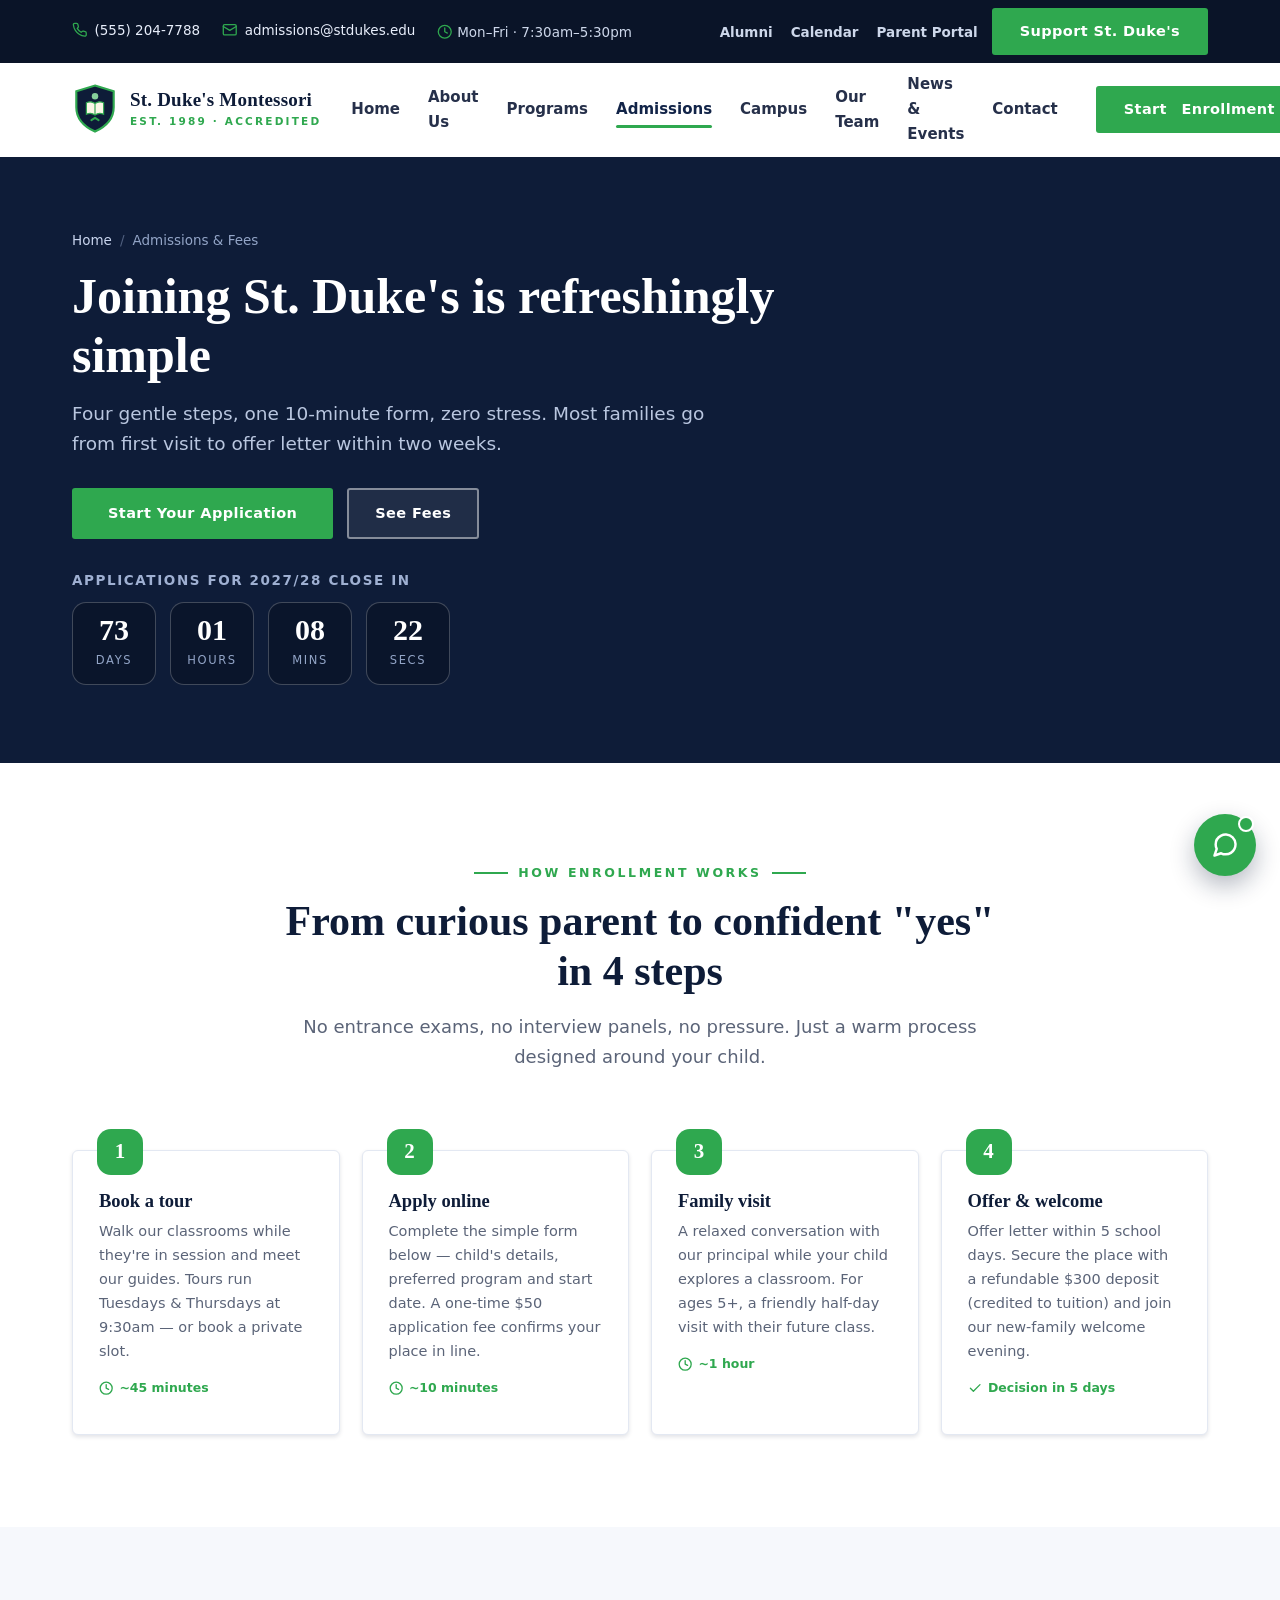
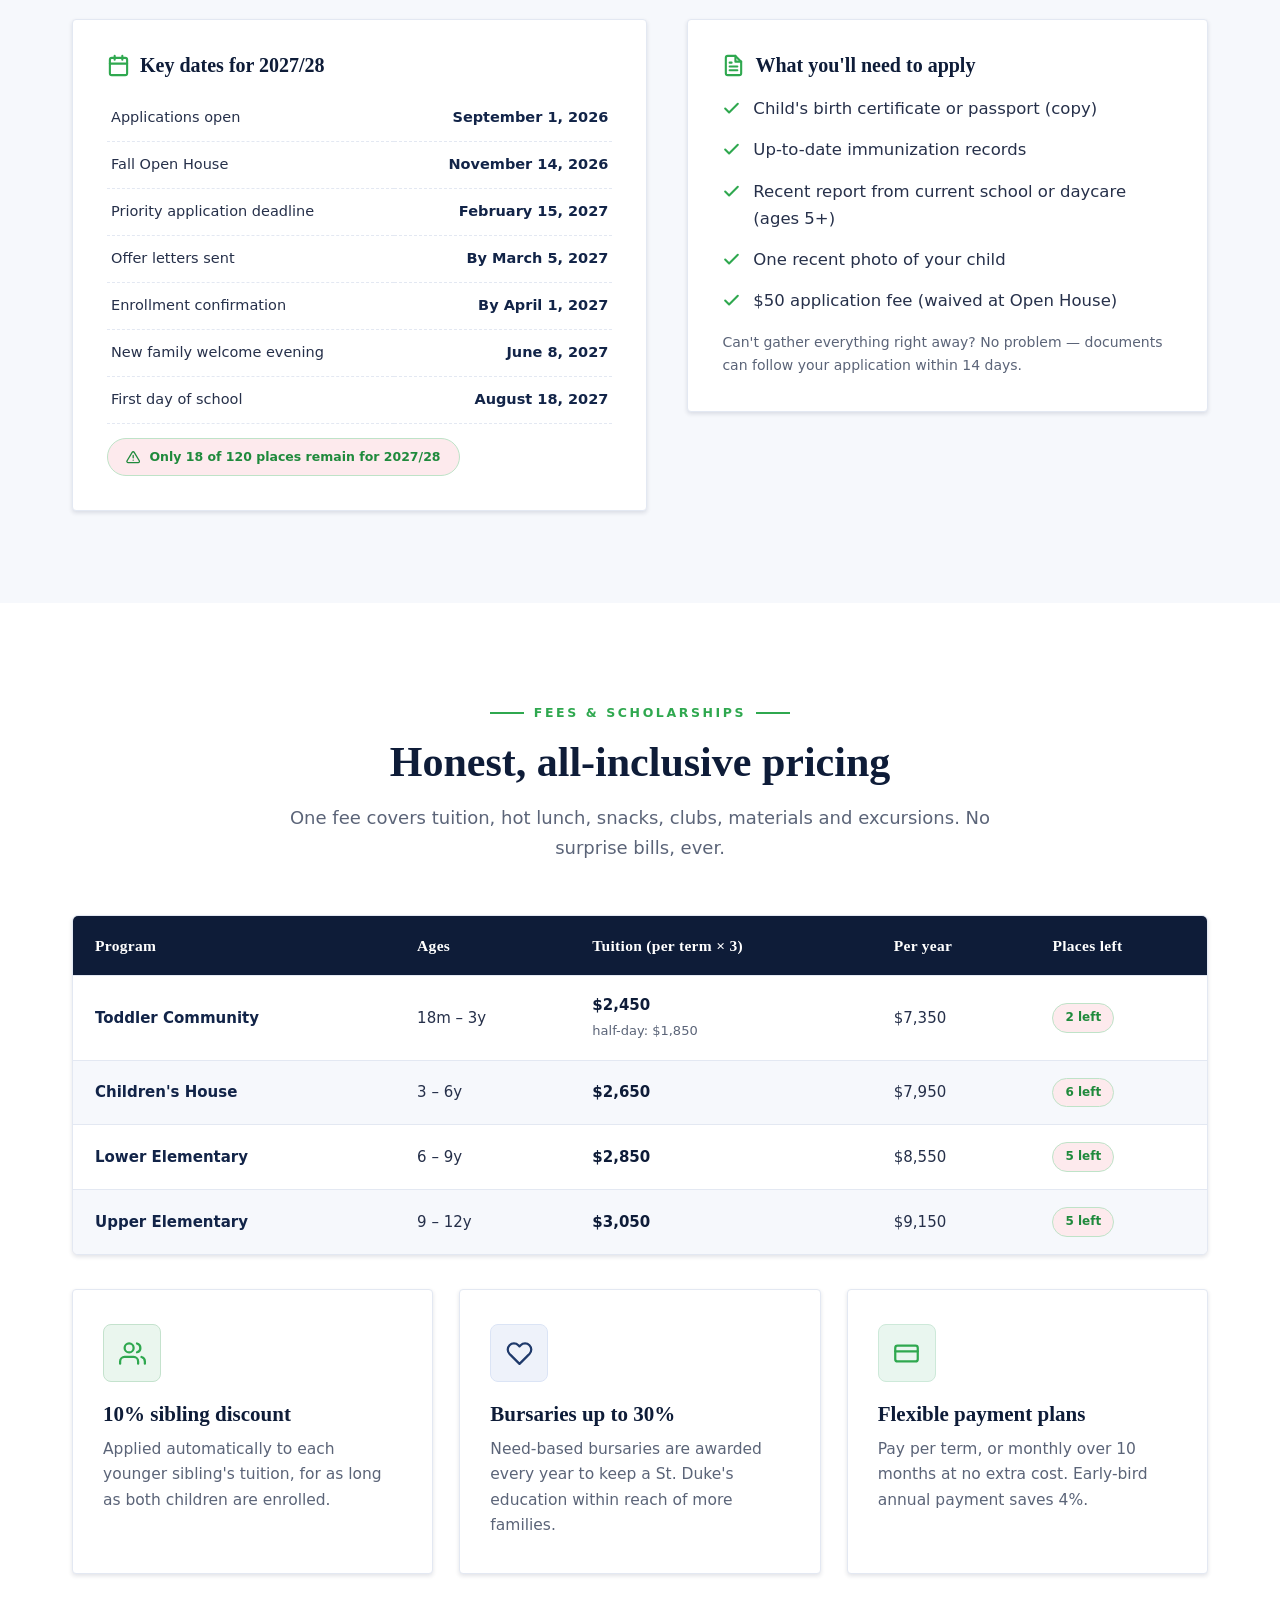
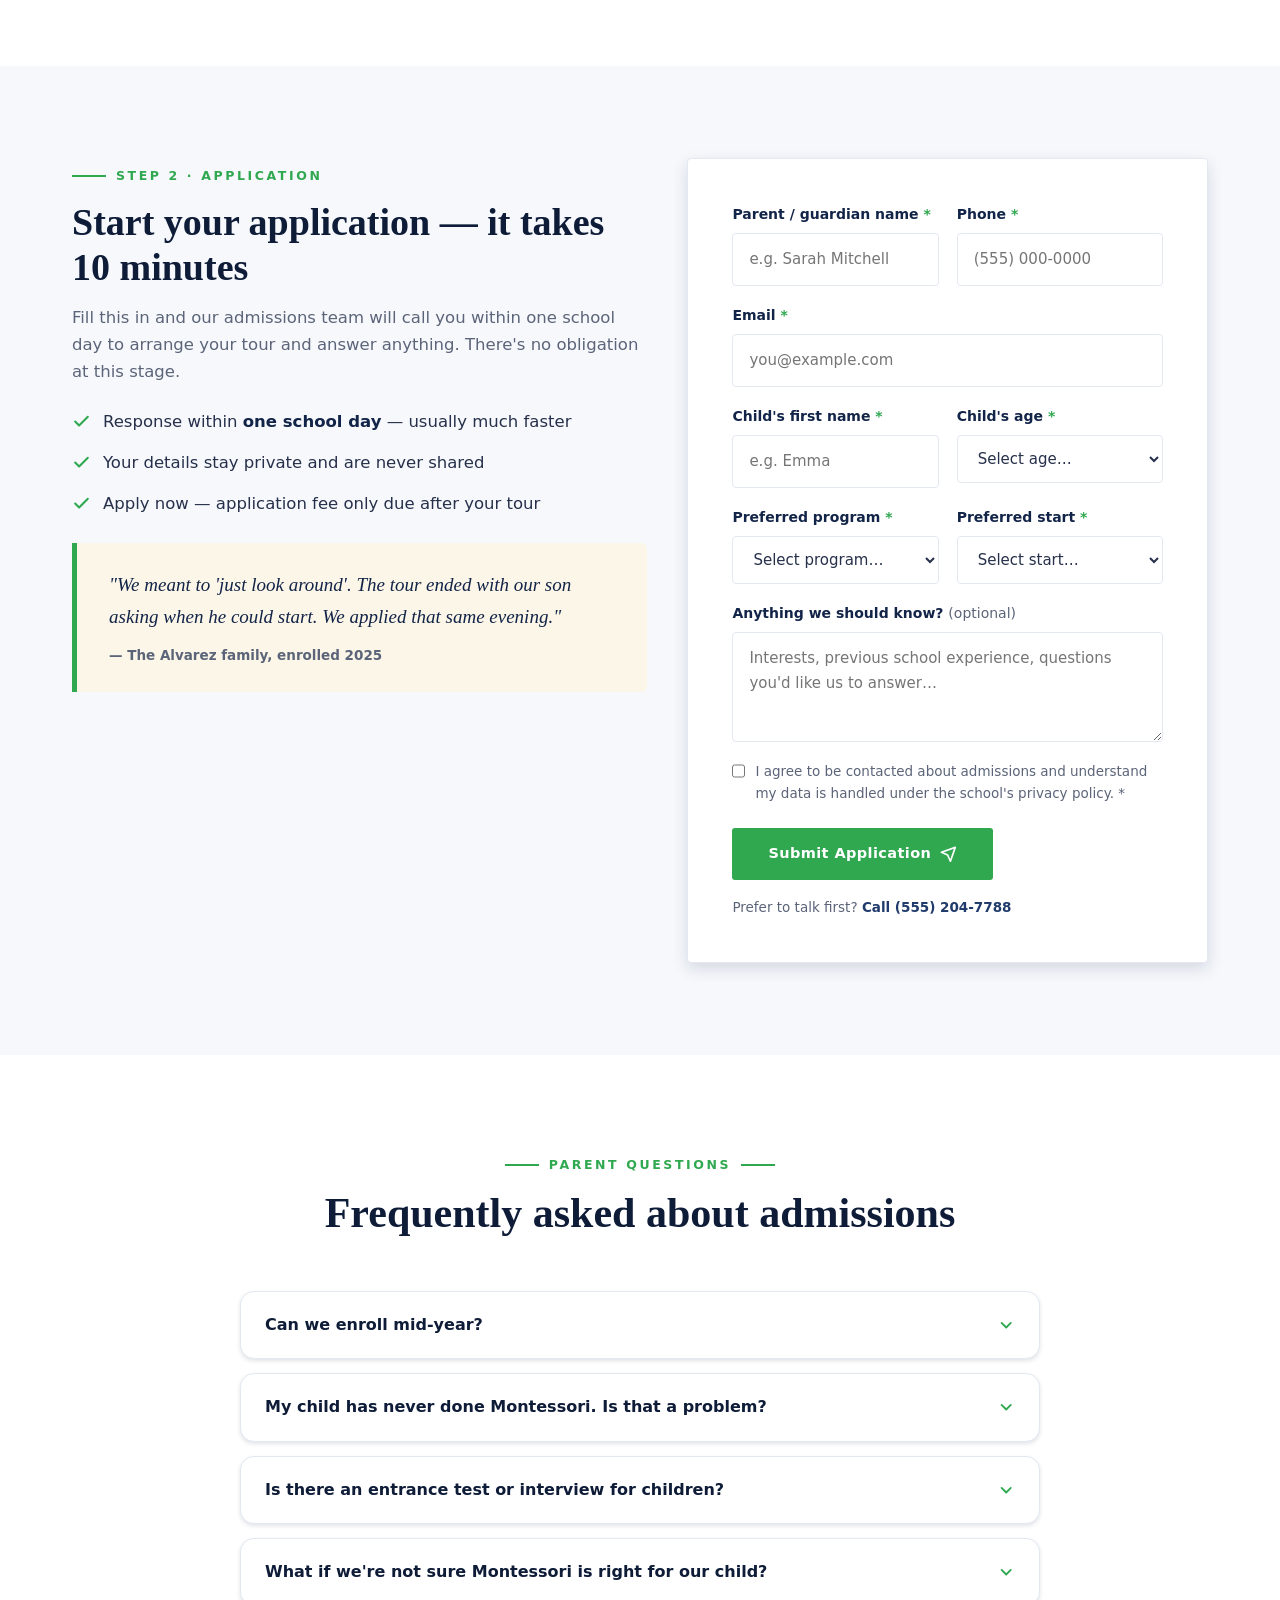
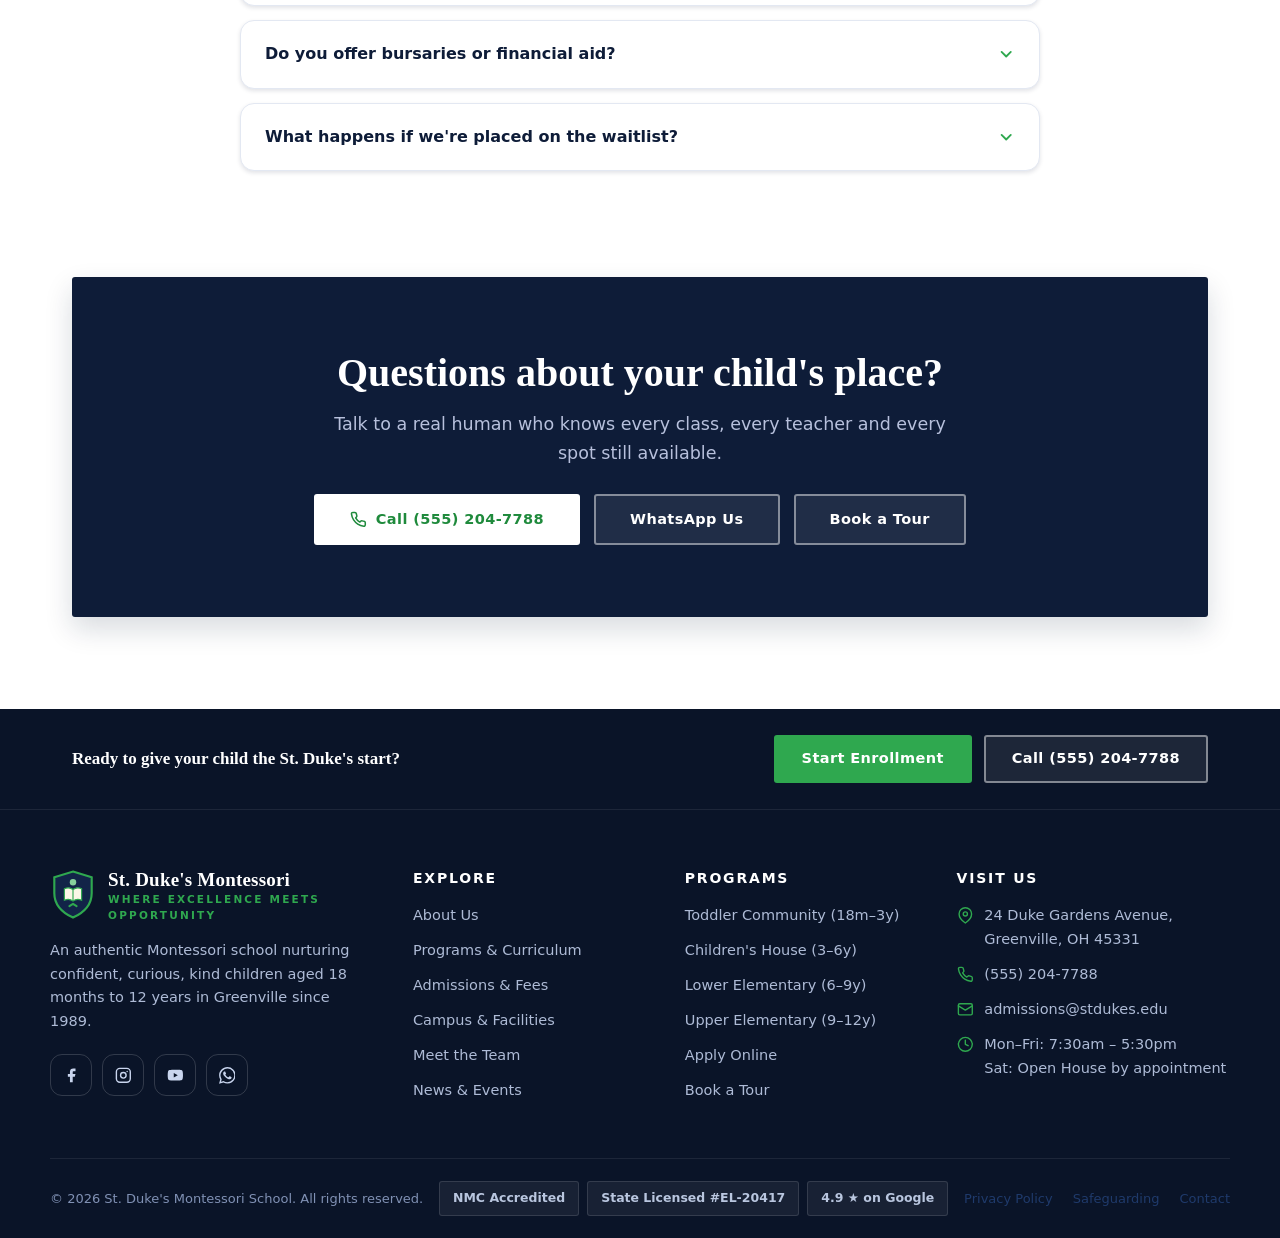
<file: admissions.html>
<!DOCTYPE html>
<html lang="en">
<head>
  <meta charset="UTF-8">
  <meta name="viewport" content="width=device-width, initial-scale=1.0">
  <title>Admissions &amp; Fees | Apply to St. Duke's Montessori — 2027/28 Enrollment Open</title>
  <meta name="description" content="Enroll at St. Duke's Montessori School in 4 simple steps. Transparent fees, 10-minute online application, sibling discounts. Applications for 2027/28 close February 15, 2027 — limited places remain.">
  <link rel="icon" type="image/svg+xml" href="favicon.svg">
  <link rel="stylesheet" href="css/styles.css">
</head>
<body>
  <a class="skip-link" href="#main">Skip to main content</a>

  <div class="topbar">
    <div class="container topbar-inner">
      <ul class="topbar-contact">
        <li>
          <a href="tel:+15552047788">
            <svg class="icon" viewBox="0 0 24 24" fill="none" stroke="currentColor" stroke-width="2" stroke-linecap="round" stroke-linejoin="round"><path d="M22 16.92v3a2 2 0 0 1-2.18 2 19.79 19.79 0 0 1-8.63-3.07 19.5 19.5 0 0 1-6-6 19.79 19.79 0 0 1-3.07-8.67A2 2 0 0 1 4.11 2h3a2 2 0 0 1 2 1.72c.12.9.34 1.79.66 2.64a2 2 0 0 1-.45 2.11L8.09 9.91a16 16 0 0 0 6 6l1.44-1.23a2 2 0 0 1 2.11-.45c.85.32 1.74.54 2.64.66A2 2 0 0 1 22 16.92z"/></svg>
            (555) 204-7788
          </a>
        </li>
        <li>
          <a href="mailto:admissions@stdukes.edu">
            <svg class="icon" viewBox="0 0 24 24" fill="none" stroke="currentColor" stroke-width="2" stroke-linecap="round" stroke-linejoin="round"><rect x="2" y="4" width="20" height="16" rx="2"/><path d="m22 7-10 6L2 7"/></svg>
            admissions@stdukes.edu
          </a>
        </li>
        <li class="hours-item">
          <svg class="icon" viewBox="0 0 24 24" fill="none" stroke="currentColor" stroke-width="2" stroke-linecap="round" stroke-linejoin="round" style="color:var(--gold)"><circle cx="12" cy="12" r="10"/><path d="M12 6v6l4 2"/></svg>
          Mon–Fri · 7:30am–5:30pm
        </li>
      </ul>
      <div class="topbar-right">
        <span class="topbar-links">
          <a href="events.html">Alumni</a>
          <a href="events.html">Calendar</a>
          <a href="contact.html">Parent Portal</a>
        </span>
        <a class="btn btn-red btn-sm" href="contact.html">Support St. Duke's</a>
      </div>
    </div>
  </div>

  <header class="site-header">
    <div class="container header-inner">
      <a class="brand" href="index.html" aria-label="St. Duke's Montessori School — home">
        <svg class="brand-crest" viewBox="0 0 64 72" aria-hidden="true">
          <path d="M32 2l26 8v22c0 16-11 27-26 34C17 59 6 48 6 32V10l26-8z" fill="#0e1c38"/>
          <path d="M32 2l26 8v22c0 16-11 27-26 34C17 59 6 48 6 32V10l26-8z" fill="none" stroke="#c9a227" stroke-width="3"/>
          <path d="M20 42c4-2 8-2 12 1 4-3 8-3 12-1v-16c-4-2-8-2-12 1-4-3-8-3-12-1v16z" fill="#fbf6e7" stroke="#c9a227" stroke-width="1.6"/>
          <path d="M32 27v16" stroke="#c9a227" stroke-width="1.6"/>
          <circle cx="32" cy="17" r="4.5" fill="#f2c94c"/>
          <path d="M27 50l5-3 5 3" stroke="#2e8b57" stroke-width="3" fill="none" stroke-linecap="round" stroke-linejoin="round"/>
        </svg>
        <span class="brand-text">
          <span class="brand-name">St. Duke's Montessori</span>
          <span class="brand-tag">Est. 1989 · Accredited</span>
        </span>
      </a>
      <nav class="nav" id="primary-nav" aria-label="Primary navigation">
        <ul>
          <li><a href="index.html">Home</a></li>
          <li><a href="about.html">About Us</a></li>
          <li><a href="programs.html">Programs</a></li>
          <li><a href="admissions.html" aria-current="page">Admissions</a></li>
          <li><a href="facilities.html">Campus</a></li>
          <li><a href="team.html">Our Team</a></li>
          <li><a href="events.html">News &amp; Events</a></li>
          <li><a href="contact.html">Contact</a></li>
        </ul>
      </nav>
      <div class="header-actions">
        <a class="btn btn-red" href="#apply"><span class="header-cta-text">Start&nbsp;</span>Enrollment</a>
        <button class="nav-toggle" aria-expanded="false" aria-controls="primary-nav" aria-label="Toggle menu">
          <svg class="icon" viewBox="0 0 24 24" fill="none" stroke="currentColor" stroke-width="2.4" stroke-linecap="round"><path d="M4 7h16M4 12h16M4 17h16"/></svg>
        </button>
      </div>
    </div>
  </header>

  <main id="main">
    <section class="page-hero">
      <div class="container">
        <nav class="breadcrumb" aria-label="Breadcrumb">
          <a href="index.html">Home</a><span class="sep">/</span><span>Admissions &amp; Fees</span>
        </nav>
        <h1>Joining St. Duke's is refreshingly simple</h1>
        <p class="lead">Four gentle steps, one 10-minute form, zero stress. Most families go from first visit to offer letter within two weeks.</p>
        <div class="hero-actions">
          <a class="btn btn-red btn-lg" href="#apply">Start Your Application</a>
          <a class="btn btn-ghost-light" href="#fees">See Fees</a>
        </div>
        <div style="max-width: 520px; margin-top: 30px;">
          <p style="font-size: 13.5px; letter-spacing: 1.6px; text-transform: uppercase; color: #9fb0d2; font-weight: 700; margin-bottom: 10px;">Applications for 2027/28 close in</p>
          <div class="countdown" data-countdown style="justify-content: flex-start; margin: 0;">
            <div class="count-box"><span class="num" data-unit="days">--</span><span class="lbl">Days</span></div>
            <div class="count-box"><span class="num" data-unit="hours">--</span><span class="lbl">Hours</span></div>
            <div class="count-box"><span class="num" data-unit="minutes">--</span><span class="lbl">Mins</span></div>
            <div class="count-box"><span class="num" data-unit="seconds">--</span><span class="lbl">Secs</span></div>
          </div>
        </div>
      </div>
    </section>

    <!-- Steps -->
    <section class="section" id="steps">
      <div class="container">
        <div class="section-head center reveal">
          <span class="eyebrow">How enrollment works</span>
          <h2>From curious parent to confident "yes" in 4 steps</h2>
          <p class="lead">No entrance exams, no interview panels, no pressure. Just a warm process designed around your child.</p>
        </div>
        <div class="steps-grid" style="padding-top: 26px;">
          <div class="step-card reveal">
            <span class="step-num">1</span>
            <h3>Book a tour</h3>
            <p>Walk our classrooms while they're in session and meet our guides. Tours run Tuesdays &amp; Thursdays at 9:30am — or book a private slot.</p>
            <span class="step-time">
              <svg class="icon" viewBox="0 0 24 24" fill="none" stroke="currentColor" stroke-width="2.2" stroke-linecap="round" stroke-linejoin="round"><circle cx="12" cy="12" r="10"/><path d="M12 6v6l4 2"/></svg>
              ~45 minutes
            </span>
          </div>
          <div class="step-card reveal reveal-d1">
            <span class="step-num">2</span>
            <h3>Apply online</h3>
            <p>Complete the simple form below — child's details, preferred program and start date. A one-time $50 application fee confirms your place in line.</p>
            <span class="step-time">
              <svg class="icon" viewBox="0 0 24 24" fill="none" stroke="currentColor" stroke-width="2.2" stroke-linecap="round" stroke-linejoin="round"><circle cx="12" cy="12" r="10"/><path d="M12 6v6l4 2"/></svg>
              ~10 minutes
            </span>
          </div>
          <div class="step-card reveal reveal-d2">
            <span class="step-num">3</span>
            <h3>Family visit</h3>
            <p>A relaxed conversation with our principal while your child explores a classroom. For ages 5+, a friendly half-day visit with their future class.</p>
            <span class="step-time">
              <svg class="icon" viewBox="0 0 24 24" fill="none" stroke="currentColor" stroke-width="2.2" stroke-linecap="round" stroke-linejoin="round"><circle cx="12" cy="12" r="10"/><path d="M12 6v6l4 2"/></svg>
              ~1 hour
            </span>
          </div>
          <div class="step-card reveal reveal-d3">
            <span class="step-num">4</span>
            <h3>Offer &amp; welcome</h3>
            <p>Offer letter within 5 school days. Secure the place with a refundable $300 deposit (credited to tuition) and join our new-family welcome evening.</p>
            <span class="step-time">
              <svg class="icon" viewBox="0 0 24 24" fill="none" stroke="currentColor" stroke-width="2.2" stroke-linecap="round" stroke-linejoin="round"><path d="M20 6 9 17l-5-5"/></svg>
              Decision in 5 days
            </span>
          </div>
        </div>
      </div>
    </section>

    <!-- Key dates + requirements -->
    <section class="section section-alt">
      <div class="container">
        <div class="contact-grid">
          <div class="req-card reveal">
            <h3>
              <svg class="icon" viewBox="0 0 24 24" fill="none" stroke="currentColor" stroke-width="2.2" stroke-linecap="round" stroke-linejoin="round"><rect x="3" y="4" width="18" height="18" rx="2"/><path d="M16 2v4M8 2v4M3 10h18"/></svg>
              Key dates for 2027/28
            </h3>
            <table class="hours-table">
              <tbody>
                <tr><td>Applications open</td><td>September 1, 2026</td></tr>
                <tr><td>Fall Open House</td><td>November 14, 2026</td></tr>
                <tr><td>Priority application deadline</td><td>February 15, 2027</td></tr>
                <tr><td>Offer letters sent</td><td>By March 5, 2027</td></tr>
                <tr><td>Enrollment confirmation</td><td>By April 1, 2027</td></tr>
                <tr><td>New family welcome evening</td><td>June 8, 2027</td></tr>
                <tr><td>First day of school</td><td>August 18, 2027</td></tr>
              </tbody>
            </table>
            <p style="font-size: 13px; color: var(--muted); margin-top: 14px;">
              <span class="urgency-pill" style="font-size: 12.5px;">
                <svg class="icon" viewBox="0 0 24 24" fill="none" stroke="currentColor" stroke-width="2.2" stroke-linecap="round" stroke-linejoin="round"><path d="M10.29 3.86 1.82 18a2 2 0 0 0 1.71 3h16.94a2 2 0 0 0 1.71-3L13.71 3.86a2 2 0 0 0-3.42 0zM12 9v4M12 17h.01"/></svg>
                Only 18 of 120 places remain for 2027/28
              </span>
            </p>
          </div>
          <div class="req-card reveal reveal-d1">
            <h3>
              <svg class="icon" viewBox="0 0 24 24" fill="none" stroke="currentColor" stroke-width="2.2" stroke-linecap="round" stroke-linejoin="round"><path d="M14 2H6a2 2 0 0 0-2 2v16a2 2 0 0 0 2 2h12a2 2 0 0 0 2-2V8z"/><path d="M14 2v6h6M16 13H8M16 17H8M10 9H8"/></svg>
              What you'll need to apply
            </h3>
            <ul class="check-list">
              <li><svg class="icon" viewBox="0 0 24 24" fill="none" stroke="currentColor" stroke-width="2.6" stroke-linecap="round" stroke-linejoin="round"><path d="M20 6 9 17l-5-5"/></svg><span>Child's birth certificate or passport (copy)</span></li>
              <li><svg class="icon" viewBox="0 0 24 24" fill="none" stroke="currentColor" stroke-width="2.6" stroke-linecap="round" stroke-linejoin="round"><path d="M20 6 9 17l-5-5"/></svg><span>Up-to-date immunization records</span></li>
              <li><svg class="icon" viewBox="0 0 24 24" fill="none" stroke="currentColor" stroke-width="2.6" stroke-linecap="round" stroke-linejoin="round"><path d="M20 6 9 17l-5-5"/></svg><span>Recent report from current school or daycare (ages 5+)</span></li>
              <li><svg class="icon" viewBox="0 0 24 24" fill="none" stroke="currentColor" stroke-width="2.6" stroke-linecap="round" stroke-linejoin="round"><path d="M20 6 9 17l-5-5"/></svg><span>One recent photo of your child</span></li>
              <li><svg class="icon" viewBox="0 0 24 24" fill="none" stroke="currentColor" stroke-width="2.6" stroke-linecap="round" stroke-linejoin="round"><path d="M20 6 9 17l-5-5"/></svg><span>$50 application fee (waived at Open House)</span></li>
            </ul>
            <p style="font-size: 14px; color: var(--muted); margin-top: 16px;">Can't gather everything right away? No problem — documents can follow your application within 14 days.</p>
          </div>
        </div>
      </div>
    </section>

    <!-- Fees -->
    <section class="section" id="fees">
      <div class="container">
        <div class="section-head center reveal">
          <span class="eyebrow">Fees &amp; scholarships</span>
          <h2>Honest, all-inclusive pricing</h2>
          <p class="lead">One fee covers tuition, hot lunch, snacks, clubs, materials and excursions. No surprise bills, ever.</p>
        </div>
        <div class="table-wrap reveal">
          <table class="fees">
            <thead>
              <tr>
                <th>Program</th>
                <th>Ages</th>
                <th>Tuition (per term × 3)</th>
                <th>Per year</th>
                <th>Places left</th>
              </tr>
            </thead>
            <tbody>
              <tr>
                <td>Toddler Community</td>
                <td>18m – 3y</td>
                <td><span class="fee-amount">$2,450</span><br><span class="fee-note">half-day: $1,850</span></td>
                <td>$7,350</td>
                <td><span class="urgency-pill" style="font-size: 12px; padding: 4px 12px;">2 left</span></td>
              </tr>
              <tr>
                <td>Children's House</td>
                <td>3 – 6y</td>
                <td><span class="fee-amount">$2,650</span></td>
                <td>$7,950</td>
                <td><span class="urgency-pill" style="font-size: 12px; padding: 4px 12px;">6 left</span></td>
              </tr>
              <tr>
                <td>Lower Elementary</td>
                <td>6 – 9y</td>
                <td><span class="fee-amount">$2,850</span></td>
                <td>$8,550</td>
                <td><span class="urgency-pill" style="font-size: 12px; padding: 4px 12px;">5 left</span></td>
              </tr>
              <tr>
                <td>Upper Elementary</td>
                <td>9 – 12y</td>
                <td><span class="fee-amount">$3,050</span></td>
                <td>$9,150</td>
                <td><span class="urgency-pill" style="font-size: 12px; padding: 4px 12px;">5 left</span></td>
              </tr>
            </tbody>
          </table>
        </div>
        <div class="features-grid" style="margin-top: 34px;">
          <div class="feature-card reveal">
            <span class="feature-icon">
              <svg class="icon" viewBox="0 0 24 24" fill="none" stroke="currentColor" stroke-width="2" stroke-linecap="round" stroke-linejoin="round"><path d="M17 21v-2a4 4 0 0 0-4-4H5a4 4 0 0 0-4 4v2"/><circle cx="9" cy="7" r="4"/><path d="M23 21v-2a4 4 0 0 0-3-3.87M16 3.13a4 4 0 0 1 0 7.75"/></svg>
            </span>
            <h3>10% sibling discount</h3>
            <p>Applied automatically to each younger sibling's tuition, for as long as both children are enrolled.</p>
          </div>
          <div class="feature-card reveal reveal-d1">
            <span class="feature-icon">
              <svg class="icon" viewBox="0 0 24 24" fill="none" stroke="currentColor" stroke-width="2" stroke-linecap="round" stroke-linejoin="round"><path d="M20.84 4.61a5.5 5.5 0 0 0-7.78 0L12 5.67l-1.06-1.06a5.5 5.5 0 0 0-7.78 7.78l1.06 1.06L12 21.23l7.78-7.78 1.06-1.06a5.5 5.5 0 0 0 0-7.78z"/></svg>
            </span>
            <h3>Bursaries up to 30%</h3>
            <p>Need-based bursaries are awarded every year to keep a St. Duke's education within reach of more families.</p>
          </div>
          <div class="feature-card reveal reveal-d2">
            <span class="feature-icon">
              <svg class="icon" viewBox="0 0 24 24" fill="none" stroke="currentColor" stroke-width="2" stroke-linecap="round" stroke-linejoin="round"><rect x="2" y="5" width="20" height="14" rx="2"/><path d="M2 10h20"/></svg>
            </span>
            <h3>Flexible payment plans</h3>
            <p>Pay per term, or monthly over 10 months at no extra cost. Early-bird annual payment saves 4%.</p>
          </div>
        </div>
      </div>
    </section>

    <!-- Application form -->
    <section class="section section-alt" id="apply">
      <div class="container">
        <div class="contact-grid">
          <div class="reveal">
            <span class="eyebrow">Step 2 · Application</span>
            <h2 style="font-size: clamp(27px, 3.6vw, 38px); margin-bottom: 14px;">Start your application — it takes 10 minutes</h2>
            <p style="color: var(--muted); margin-bottom: 22px;">Fill this in and our admissions team will call you within one school day to arrange your tour and answer anything. There's no obligation at this stage.</p>
            <ul class="check-list" style="margin-bottom: 26px;">
              <li>
                <svg class="icon" viewBox="0 0 24 24" fill="none" stroke="currentColor" stroke-width="2.6" stroke-linecap="round" stroke-linejoin="round"><path d="M20 6 9 17l-5-5"/></svg>
                <span>Response within <strong>one school day</strong> — usually much faster</span>
              </li>
              <li>
                <svg class="icon" viewBox="0 0 24 24" fill="none" stroke="currentColor" stroke-width="2.6" stroke-linecap="round" stroke-linejoin="round"><path d="M20 6 9 17l-5-5"/></svg>
                <span>Your details stay private and are never shared</span>
              </li>
              <li>
                <svg class="icon" viewBox="0 0 24 24" fill="none" stroke="currentColor" stroke-width="2.6" stroke-linecap="round" stroke-linejoin="round"><path d="M20 6 9 17l-5-5"/></svg>
                <span>Apply now — application fee only due after your tour</span>
              </li>
            </ul>
            <div class="pull-quote">
              "We meant to 'just look around'. The tour ended with our son asking when he could start. We applied that same evening."
              <cite>— The Alvarez family, enrolled 2025</cite>
            </div>
          </div>
          <div class="form-card reveal reveal-d1" data-form-success-anchor>
            <form data-form novalidate>
              <div class="form-grid">
                <div class="form-field">
                  <label for="ap-parent">Parent / guardian name <span class="req">*</span></label>
                  <input id="ap-parent" name="parent_name" type="text" required autocomplete="name" placeholder="e.g. Sarah Mitchell">
                  <span class="error-msg">Please enter your name.</span>
                </div>
                <div class="form-field">
                  <label for="ap-phone">Phone <span class="req">*</span></label>
                  <input id="ap-phone" name="phone" type="tel" required autocomplete="tel" placeholder="(555) 000-0000">
                  <span class="error-msg">Please enter a valid phone number.</span>
                </div>
                <div class="form-field full">
                  <label for="ap-email">Email <span class="req">*</span></label>
                  <input id="ap-email" name="email" type="email" required autocomplete="email" placeholder="you@example.com">
                  <span class="error-msg">Please enter a valid email address.</span>
                </div>
                <div class="form-field">
                  <label for="ap-child">Child's first name <span class="req">*</span></label>
                  <input id="ap-child" name="child_name" type="text" required placeholder="e.g. Emma">
                  <span class="error-msg">Please enter your child's name.</span>
                </div>
                <div class="form-field">
                  <label for="ap-age">Child's age <span class="req">*</span></label>
                  <select id="ap-age" name="child_age" required>
                    <option value="">Select age…</option>
                    <option>18 – 24 months</option>
                    <option>2 years</option>
                    <option>3 years</option>
                    <option>4 years</option>
                    <option>5 years</option>
                    <option>6 years</option>
                    <option>7 years</option>
                    <option>8 years</option>
                    <option>9 years</option>
                    <option>10 years</option>
                    <option>11 years</option>
                    <option>12 years</option>
                  </select>
                  <span class="error-msg">Please select your child's age.</span>
                </div>
                <div class="form-field">
                  <label for="ap-program">Preferred program <span class="req">*</span></label>
                  <select id="ap-program" name="program" required>
                    <option value="">Select program…</option>
                    <option>Toddler Community (18m–3y)</option>
                    <option>Children's House (3–6y)</option>
                    <option>Lower Elementary (6–9y)</option>
                    <option>Upper Elementary (9–12y)</option>
                    <option>Not sure yet — advise me</option>
                  </select>
                  <span class="error-msg">Please choose a program.</span>
                </div>
                <div class="form-field">
                  <label for="ap-start">Preferred start <span class="req">*</span></label>
                  <select id="ap-start" name="start_date" required>
                    <option value="">Select start…</option>
                    <option>August 2027 (2027/28 school year)</option>
                    <option>January 2027 (mid-year, if places allow)</option>
                    <option>As soon as possible</option>
                  </select>
                  <span class="error-msg">Please choose a preferred start.</span>
                </div>
                <div class="form-field full">
                  <label for="ap-notes">Anything we should know? <span style="color: var(--muted); font-weight: 500;">(optional)</span></label>
                  <textarea id="ap-notes" name="notes" placeholder="Interests, previous school experience, questions you'd like us to answer…"></textarea>
                </div>
                <label class="consent">
                  <input type="checkbox" name="consent" value="yes" required>
                  <span>I agree to be contacted about admissions and understand my data is handled under the school's privacy policy. <span class="req">*</span></span>
                </label>
              </div>
              <div class="form-foot">
                <button class="btn btn-red btn-lg" type="submit">
                  Submit Application
                  <svg class="icon" viewBox="0 0 24 24" fill="none" stroke="currentColor" stroke-width="2.4" stroke-linecap="round" stroke-linejoin="round"><path d="m22 2-7 20-4-9-9-4 20-7z"/></svg>
                </button>
                <span class="alt">Prefer to talk first? <a href="tel:+15552047788">Call (555) 204-7788</a></span>
              </div>
            </form>
            <div class="form-success">
              <span class="tick">
                <svg class="icon" viewBox="0 0 24 24" fill="none" stroke="currentColor" stroke-width="2.6" stroke-linecap="round" stroke-linejoin="round"><path d="M20 6 9 17l-5-5"/></svg>
              </span>
              <h3>Application received — welcome to the family!</h3>
              <p>Our admissions team will call you within one school day to arrange your campus tour. Keep an eye on your inbox for a confirmation email.</p>
              <a class="btn btn-outline" href="events.html">Meanwhile, see our upcoming events</a>
            </div>
          </div>
        </div>
      </div>
    </section>

    <!-- FAQ -->
    <section class="section">
      <div class="container">
        <div class="section-head center reveal">
          <span class="eyebrow">Parent questions</span>
          <h2>Frequently asked about admissions</h2>
        </div>
        <div class="faq-list reveal">
          <div class="faq-item">
            <button class="faq-q" aria-expanded="false">
              Can we enroll mid-year?
              <svg class="icon" viewBox="0 0 24 24" fill="none" stroke="currentColor" stroke-width="2.4" stroke-linecap="round" stroke-linejoin="round"><path d="m6 9 6 6 6-6"/></svg>
            </button>
            <div class="faq-a">
              <div class="faq-a-inner">Yes — if a place is open. Montessori classrooms are designed for gentle mid-year joins, and our buddy system pairs your child with a welcome friend for their first weeks. Mid-year places are limited, so we recommend calling us directly at (555) 204-7788 to check current availability.</div>
            </div>
          </div>
          <div class="faq-item">
            <button class="faq-q" aria-expanded="false">
              My child has never done Montessori. Is that a problem?
              <svg class="icon" viewBox="0 0 24 24" fill="none" stroke="currentColor" stroke-width="2.4" stroke-linecap="round" stroke-linejoin="round"><path d="m6 9 6 6 6-6"/></svg>
            </button>
            <div class="faq-a">
              <div class="faq-a-inner">Not at all — about half of our new students come from traditional settings. Younger children typically adapt within days; older children get an individual orientation plan and a classroom buddy. Our guides are experts in smooth transitions.</div>
            </div>
          </div>
          <div class="faq-item">
            <button class="faq-q" aria-expanded="false">
              Is there an entrance test or interview for children?
              <svg class="icon" viewBox="0 0 24 24" fill="none" stroke="currentColor" stroke-width="2.4" stroke-linecap="round" stroke-linejoin="round"><path d="m6 9 6 6 6-6"/></svg>
            </button>
            <div class="faq-a">
              <div class="faq-a-inner">No tests, no trick questions. Children under 5 simply visit a classroom while we chat with you. Ages 5+ spend a friendly half-morning with their future class so we can see how they settle — and so they can tell you how much fun they had.</div>
            </div>
          </div>
          <div class="faq-item">
            <button class="faq-q" aria-expanded="false">
              What if we're not sure Montessori is right for our child?
              <svg class="icon" viewBox="0 0 24 24" fill="none" stroke="currentColor" stroke-width="2.4" stroke-linecap="round" stroke-linejoin="round"><path d="m6 9 6 6 6-6"/></svg>
            </button>
            <div class="faq-a">
              <div class="faq-a-inner">Come and watch a classroom in action — that's what tours are for. You'll see within minutes whether the calm, child-led atmosphere suits your child. We'll also honestly tell you if we think another setting would serve them better. No pressure, ever.</div>
            </div>
          </div>
          <div class="faq-item">
            <button class="faq-q" aria-expanded="false">
              Do you offer bursaries or financial aid?
              <svg class="icon" viewBox="0 0 24 24" fill="none" stroke="currentColor" stroke-width="2.4" stroke-linecap="round" stroke-linejoin="round"><path d="m6 9 6 6 6-6"/></svg>
            </button>
            <div class="faq-a">
              <div class="faq-a-inner">Yes. Need-based bursaries of up to 30% are awarded annually, plus a 10% sibling discount and fee-free monthly payment plans. Bursary applications are confidential and assessed independently — simply tick the box on your application or ask our admissions team.</div>
            </div>
          </div>
          <div class="faq-item">
            <button class="faq-q" aria-expanded="false">
              What happens if we're placed on the waitlist?
              <svg class="icon" viewBox="0 0 24 24" fill="none" stroke="currentColor" stroke-width="2.4" stroke-linecap="round" stroke-linejoin="round"><path d="m6 9 6 6 6-6"/></svg>
            </button>
            <div class="faq-a">
              <div class="faq-a-inner">Waitlisted families get priority for the following term and November's mid-year places — historically, 8 in 10 waitlisted families receive an offer within 6 months. We'll keep you updated monthly, and your application fee rolls over for free.</div>
            </div>
          </div>
        </div>
      </div>
    </section>

    <!-- Final CTA -->
    <section class="section" style="padding-top: 0;">
      <div class="container">
        <div class="cta-band reveal">
          <h2>Questions about your child's place?</h2>
          <p>Talk to a real human who knows every class, every teacher and every spot still available.</p>
          <div class="cta-actions">
            <a class="btn btn-white btn-lg" href="tel:+15552047788">
              <svg class="icon" viewBox="0 0 24 24" fill="none" stroke="currentColor" stroke-width="2.2" stroke-linecap="round" stroke-linejoin="round"><path d="M22 16.92v3a2 2 0 0 1-2.18 2 19.79 19.79 0 0 1-8.63-3.07 19.5 19.5 0 0 1-6-6 19.79 19.79 0 0 1-3.07-8.67A2 2 0 0 1 4.11 2h3a2 2 0 0 1 2 1.72c.12.9.34 1.79.66 2.64a2 2 0 0 1-.45 2.11L8.09 9.91a16 16 0 0 0 6 6l1.44-1.23a2 2 0 0 1 2.11-.45c.85.32 1.74.54 2.64.66A2 2 0 0 1 22 16.92z"/></svg>
              Call (555) 204-7788
            </a>
            <a class="btn btn-ghost-light btn-lg" href="https://wa.me/15552047788">WhatsApp Us</a>
            <a class="btn btn-ghost-light btn-lg" href="contact.html#tour">Book a Tour</a>
          </div>
        </div>
      </div>
    </section>
  </main>

  <footer class="site-footer">
    <div class="footer-cta-line">
      <div class="container footer-cta-inner">
        <strong>Ready to give your child the St. Duke's start?</strong>
        <div style="display:flex; gap:12px; flex-wrap:wrap;">
          <a class="btn btn-red btn-sm" href="#apply">Start Enrollment</a>
          <a class="btn btn-ghost-light btn-sm" href="tel:+15552047788">Call (555) 204-7788</a>
        </div>
      </div>
    </div>
    <div class="container footer-grid">
      <div class="footer-col footer-about">
        <a class="brand" href="index.html" aria-label="St. Duke's Montessori School — home">
          <svg class="brand-crest" viewBox="0 0 64 72" aria-hidden="true">
            <path d="M32 2l26 8v22c0 16-11 27-26 34C17 59 6 48 6 32V10l26-8z" fill="#122448"/>
            <path d="M32 2l26 8v22c0 16-11 27-26 34C17 59 6 48 6 32V10l26-8z" fill="none" stroke="#c9a227" stroke-width="3"/>
            <path d="M20 42c4-2 8-2 12 1 4-3 8-3 12-1v-16c-4-2-8-2-12 1-4-3-8-3-12-1v16z" fill="#fbf6e7" stroke="#c9a227" stroke-width="1.6"/>
            <path d="M32 27v16" stroke="#c9a227" stroke-width="1.6"/>
            <circle cx="32" cy="17" r="4.5" fill="#f2c94c"/>
            <path d="M27 50l5-3 5 3" stroke="#2e8b57" stroke-width="3" fill="none" stroke-linecap="round" stroke-linejoin="round"/>
          </svg>
          <span class="brand-text">
            <span class="brand-name" style="color:#fff;">St. Duke's Montessori</span>
            <span class="brand-tag">Where Excellence Meets Opportunity</span>
          </span>
        </a>
        <p>An authentic Montessori school nurturing confident, curious, kind children aged 18 months to 12 years in Greenville since 1989.</p>
        <div class="socials">
          <a href="#" aria-label="Facebook"><svg class="icon" viewBox="0 0 24 24" fill="currentColor"><path d="M18 2h-3a5 5 0 0 0-5 5v3H7v4h3v8h4v-8h3l1-4h-4V7a1 1 0 0 1 1-1h3z"/></svg></a>
          <a href="#" aria-label="Instagram"><svg class="icon" viewBox="0 0 24 24" fill="none" stroke="currentColor" stroke-width="2" stroke-linecap="round" stroke-linejoin="round"><rect x="2" y="2" width="20" height="20" rx="5"/><circle cx="12" cy="12" r="4"/><path d="M17.5 6.5h.01"/></svg></a>
          <a href="#" aria-label="YouTube"><svg class="icon" viewBox="0 0 24 24" fill="currentColor"><path d="M22.54 6.42a2.78 2.78 0 0 0-1.95-2C18.88 4 12 4 12 4s-6.88 0-8.59.46a2.78 2.78 0 0 0-1.95 2A29 29 0 0 0 1 11.75a29 29 0 0 0 .46 5.33 2.78 2.78 0 0 0 1.95 2c1.71.46 8.59.46 8.59.46s6.88 0 8.59-.46a2.78 2.78 0 0 0 1.95-2 29 29 0 0 0 .46-5.25 29 29 0 0 0-.46-5.41zM9.75 15.02V8.48l5.75 3.27z"/></svg></a>
          <a href="https://wa.me/15552047788" aria-label="WhatsApp"><svg class="icon" viewBox="0 0 24 24" fill="currentColor"><path d="M17.47 14.38c-.3-.15-1.76-.87-2.03-.97-.27-.1-.47-.15-.67.15-.2.3-.77.97-.94 1.17-.17.2-.35.22-.64.07-.3-.15-1.26-.46-2.39-1.47-.88-.79-1.48-1.76-1.65-2.06-.17-.3-.02-.46.13-.6.13-.13.3-.35.44-.52.15-.17.2-.3.3-.5.1-.2.05-.37-.02-.52-.08-.15-.67-1.62-.92-2.22-.24-.58-.49-.5-.67-.51h-.57c-.2 0-.52.07-.8.37-.27.3-1.04 1.02-1.04 2.5 0 1.47 1.07 2.89 1.22 3.09.15.2 2.1 3.2 5.08 4.49.71.3 1.26.49 1.7.63.71.22 1.36.19 1.87.11.57-.08 1.76-.72 2-1.41.25-.7.25-1.29.18-1.42-.08-.12-.27-.2-.57-.34zM12.05 21.79h-.01a9.87 9.87 0 0 1-5.03-1.38l-.36-.21-3.74.98 1-3.65-.24-.37a9.86 9.86 0 1 1 8.38 4.63zM12.05 0C5.5 0 .16 5.33.16 11.89c0 2.1.55 4.15 1.59 5.95L.06 24l6.3-1.65a11.9 11.9 0 0 0 5.68 1.45h.01c6.55 0 11.89-5.33 11.89-11.89 0-3.18-1.24-6.16-3.48-8.41A11.82 11.82 0 0 0 12.05 0z"/></svg></a>
        </div>
      </div>
      <div class="footer-col">
        <h4>Explore</h4>
        <ul>
          <li><a href="about.html">About Us</a></li>
          <li><a href="programs.html">Programs &amp; Curriculum</a></li>
          <li><a href="admissions.html">Admissions &amp; Fees</a></li>
          <li><a href="facilities.html">Campus &amp; Facilities</a></li>
          <li><a href="team.html">Meet the Team</a></li>
          <li><a href="events.html">News &amp; Events</a></li>
        </ul>
      </div>
      <div class="footer-col">
        <h4>Programs</h4>
        <ul>
          <li><a href="programs.html#toddler">Toddler Community (18m–3y)</a></li>
          <li><a href="programs.html#casa">Children's House (3–6y)</a></li>
          <li><a href="programs.html#lower">Lower Elementary (6–9y)</a></li>
          <li><a href="programs.html#upper">Upper Elementary (9–12y)</a></li>
          <li><a href="admissions.html#apply">Apply Online</a></li>
          <li><a href="contact.html#tour">Book a Tour</a></li>
        </ul>
      </div>
      <div class="footer-col">
        <h4>Visit Us</h4>
        <ul class="footer-contact">
          <li>
            <svg class="icon" viewBox="0 0 24 24" fill="none" stroke="currentColor" stroke-width="2" stroke-linecap="round" stroke-linejoin="round"><path d="M21 10c0 7-9 13-9 13s-9-6-9-13a9 9 0 0 1 18 0z"/><circle cx="12" cy="10" r="3"/></svg>
            <span>24 Duke Gardens Avenue,<br>Greenville, OH 45331</span>
          </li>
          <li>
            <svg class="icon" viewBox="0 0 24 24" fill="none" stroke="currentColor" stroke-width="2" stroke-linecap="round" stroke-linejoin="round"><path d="M22 16.92v3a2 2 0 0 1-2.18 2 19.79 19.79 0 0 1-8.63-3.07 19.5 19.5 0 0 1-6-6 19.79 19.79 0 0 1-3.07-8.67A2 2 0 0 1 4.11 2h3a2 2 0 0 1 2 1.72c.12.9.34 1.79.66 2.64a2 2 0 0 1-.45 2.11L8.09 9.91a16 16 0 0 0 6 6l1.44-1.23a2 2 0 0 1 2.11-.45c.85.32 1.74.54 2.64.66A2 2 0 0 1 22 16.92z"/></svg>
            <a href="tel:+15552047788">(555) 204-7788</a>
          </li>
          <li>
            <svg class="icon" viewBox="0 0 24 24" fill="none" stroke="currentColor" stroke-width="2" stroke-linecap="round" stroke-linejoin="round"><rect x="2" y="4" width="20" height="16" rx="2"/><path d="m22 7-10 6L2 7"/></svg>
            <a href="mailto:admissions@stdukes.edu">admissions@stdukes.edu</a>
          </li>
          <li>
            <svg class="icon" viewBox="0 0 24 24" fill="none" stroke="currentColor" stroke-width="2" stroke-linecap="round" stroke-linejoin="round"><circle cx="12" cy="12" r="10"/><path d="M12 6v6l4 2"/></svg>
            <span>Mon–Fri: 7:30am – 5:30pm<br>Sat: Open House by appointment</span>
          </li>
        </ul>
      </div>
    </div>
    <div class="container footer-bottom">
      <span>© 2026 St. Duke's Montessori School. All rights reserved.</span>
      <div class="footer-badges">
        <span class="mini-badge">NMC Accredited</span>
        <span class="mini-badge">State Licensed #EL-20417</span>
        <span class="mini-badge">4.9 ★ on Google</span>
      </div>
      <div class="links">
        <a href="#">Privacy Policy</a>
        <a href="#">Safeguarding</a>
        <a href="contact.html">Contact</a>
      </div>
    </div>
  </footer>

  <a class="call-fab" href="tel:+15552047788" aria-label="Call the school now">
    <svg class="icon" viewBox="0 0 24 24" fill="none" stroke="currentColor" stroke-width="2.2" stroke-linecap="round" stroke-linejoin="round"><path d="M22 16.92v3a2 2 0 0 1-2.18 2 19.79 19.79 0 0 1-8.63-3.07 19.5 19.5 0 0 1-6-6 19.79 19.79 0 0 1-3.07-8.67A2 2 0 0 1 4.11 2h3a2 2 0 0 1 2 1.72c.12.9.34 1.79.66 2.64a2 2 0 0 1-.45 2.11L8.09 9.91a16 16 0 0 0 6 6l1.44-1.23a2 2 0 0 1 2.11-.45c.85.32 1.74.54 2.64.66A2 2 0 0 1 22 16.92z"/></svg>
  </a>
  <button class="back-to-top" aria-label="Back to top">
    <svg class="icon" viewBox="0 0 24 24" fill="none" stroke="currentColor" stroke-width="2.6" stroke-linecap="round" stroke-linejoin="round"><path d="M12 19V5M5 12l7-7 7 7"/></svg>
  </button>
  <button class="chat-fab" aria-expanded="false" aria-label="Chat with our admissions assistant">
    <svg class="icon" viewBox="0 0 24 24" fill="none" stroke="currentColor" stroke-width="2.1" stroke-linecap="round" stroke-linejoin="round"><path d="M21 11.5a8.38 8.38 0 0 1-.9 3.8 8.5 8.5 0 0 1-7.6 4.7 8.38 8.38 0 0 1-3.8-.9L3 21l1.9-5.7a8.38 8.38 0 0 1-.9-3.8 8.5 8.5 0 0 1 4.7-7.6 8.38 8.38 0 0 1 3.8-.9h.5a8.48 8.48 0 0 1 8 8v.5z"/></svg>
    <span class="chat-badge" aria-hidden="true"></span>
  </button>
  <div class="chat-panel" role="dialog" aria-label="Admissions chat assistant" aria-modal="false">
    <div class="chat-head">
      <span class="chat-ava">SD</span>
      <span>
        <strong>Duke — Admissions Assistant</strong>
        <small>Online · replies instantly</small>
      </span>
      <button class="chat-close" aria-label="Close chat">
        <svg class="icon" viewBox="0 0 24 24" fill="none" stroke="currentColor" stroke-width="2.4" stroke-linecap="round"><path d="M6 6l12 12M18 6L6 18"/></svg>
      </button>
    </div>
    <div class="chat-body" aria-live="polite"></div>
    <div class="chat-quick">
      <button type="button" data-q="fees">💰 Fees</button>
      <button type="button" data-q="ages programs">🎒 Ages &amp; Programs</button>
      <button type="button" data-q="tour visit">📅 Book a tour</button>
      <button type="button" data-q="how do I apply enrollment">📝 How to apply</button>
    </div>
    <div class="chat-input">
      <input type="text" placeholder="Ask about fees, tours, programs…" aria-label="Type your question">
      <button type="button" aria-label="Send message">
        <svg class="icon" viewBox="0 0 24 24" fill="none" stroke="currentColor" stroke-width="2.2" stroke-linecap="round" stroke-linejoin="round"><path d="m22 2-7 20-4-9-9-4 20-7z"/></svg>
      </button>
    </div>
  </div>

  <script src="js/main.js" defer></script>
</body>
</html>
</file>
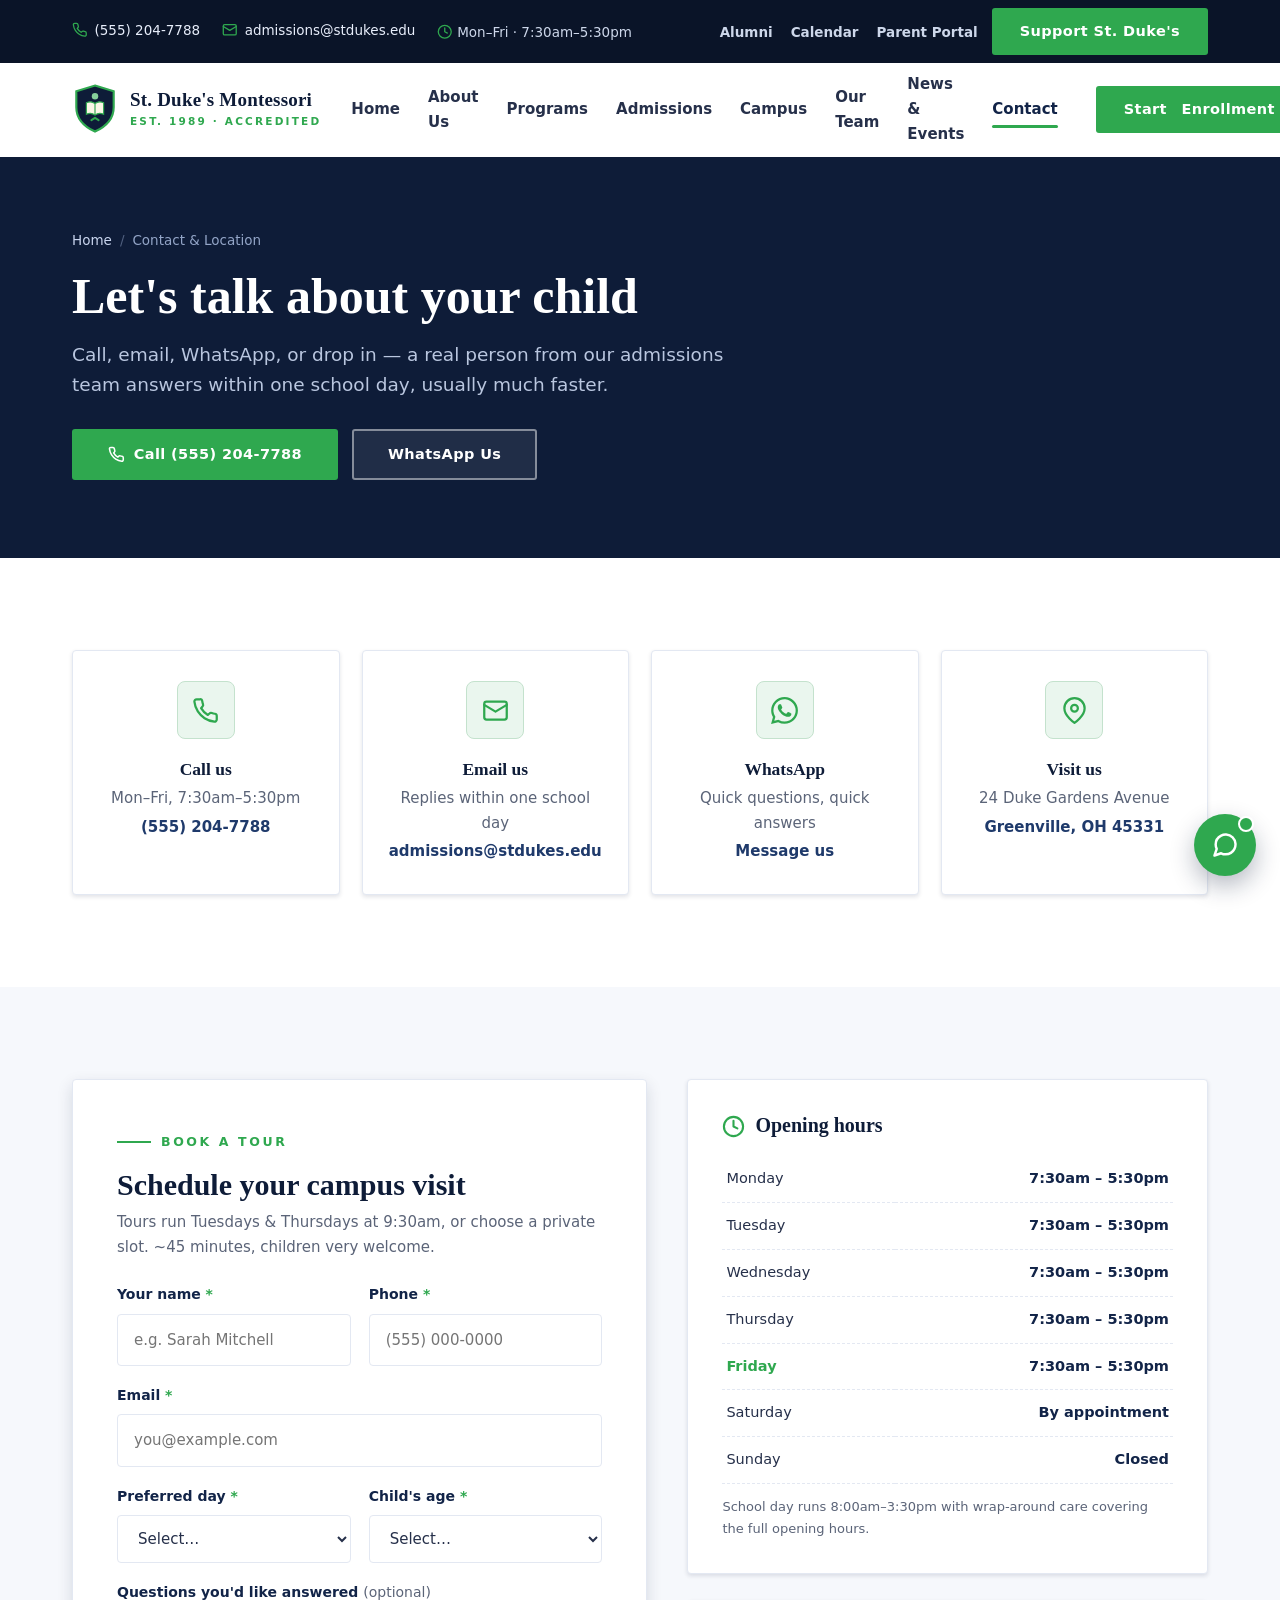
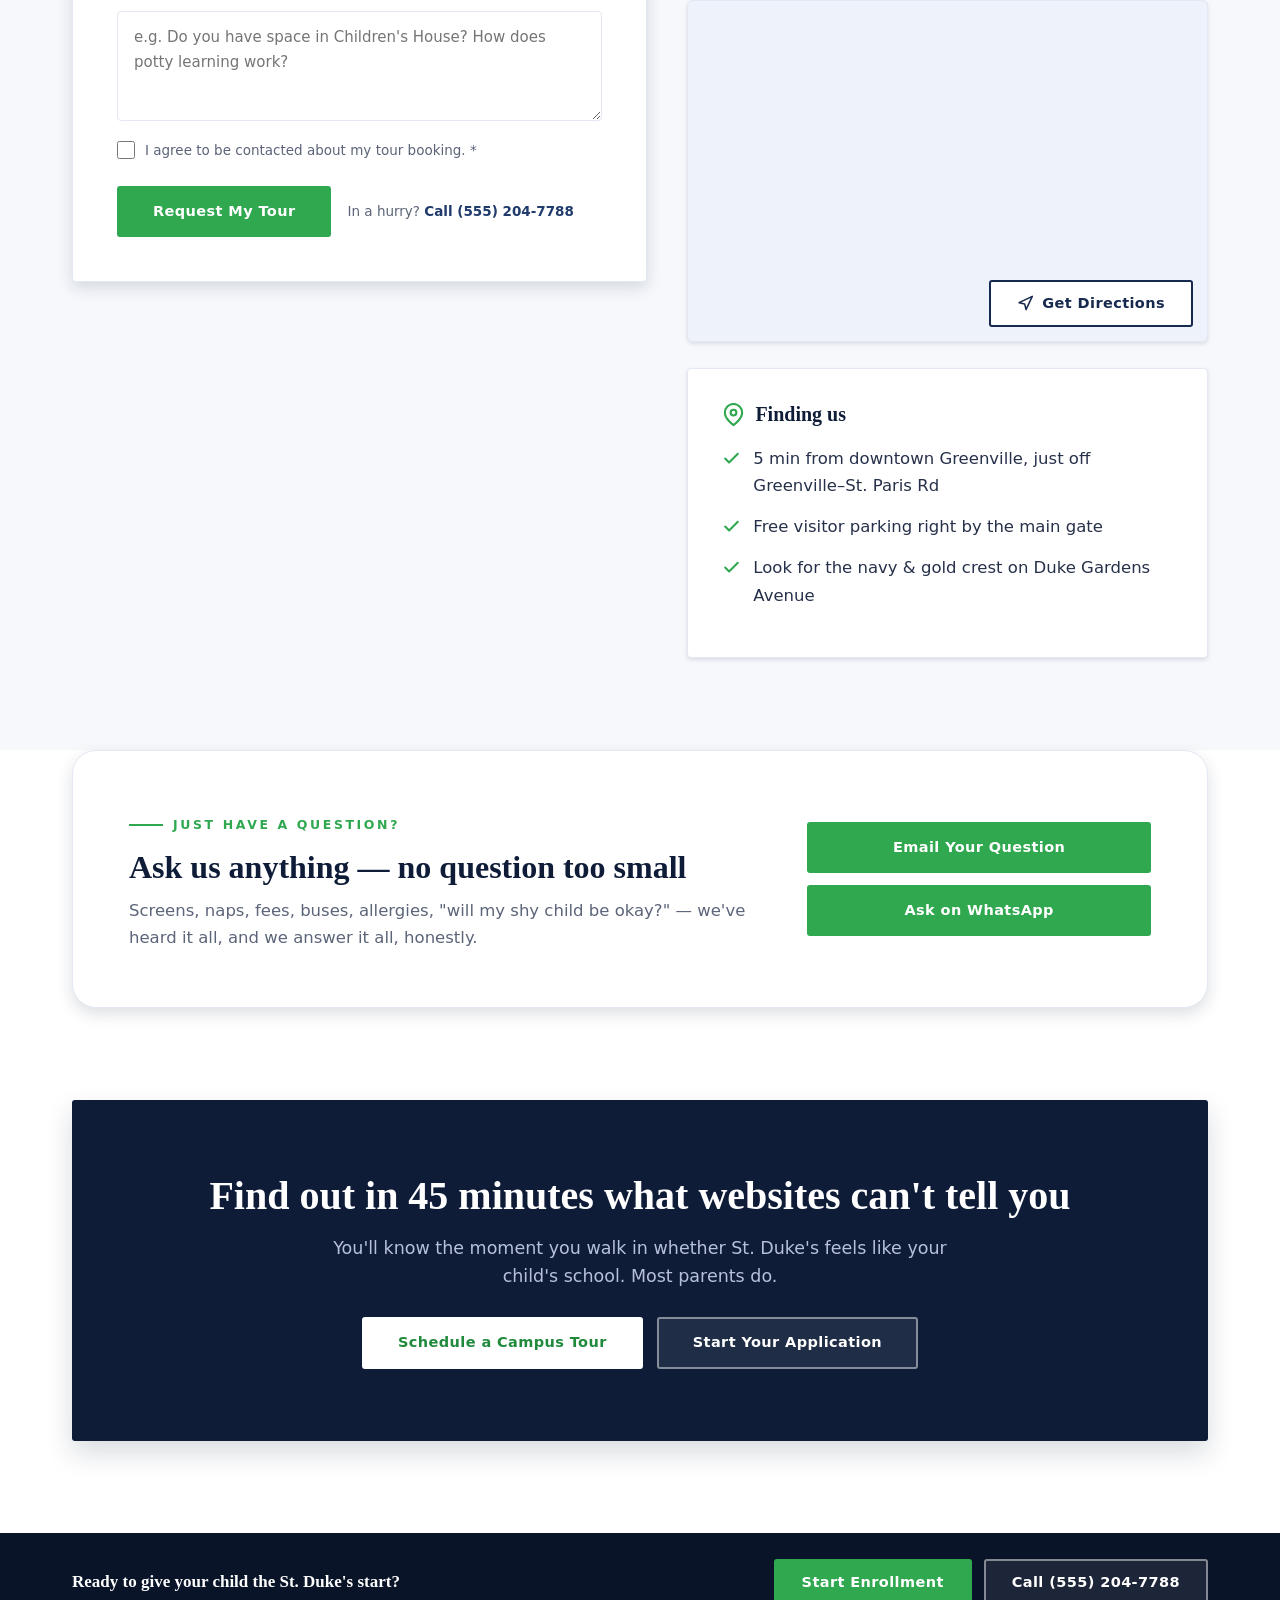
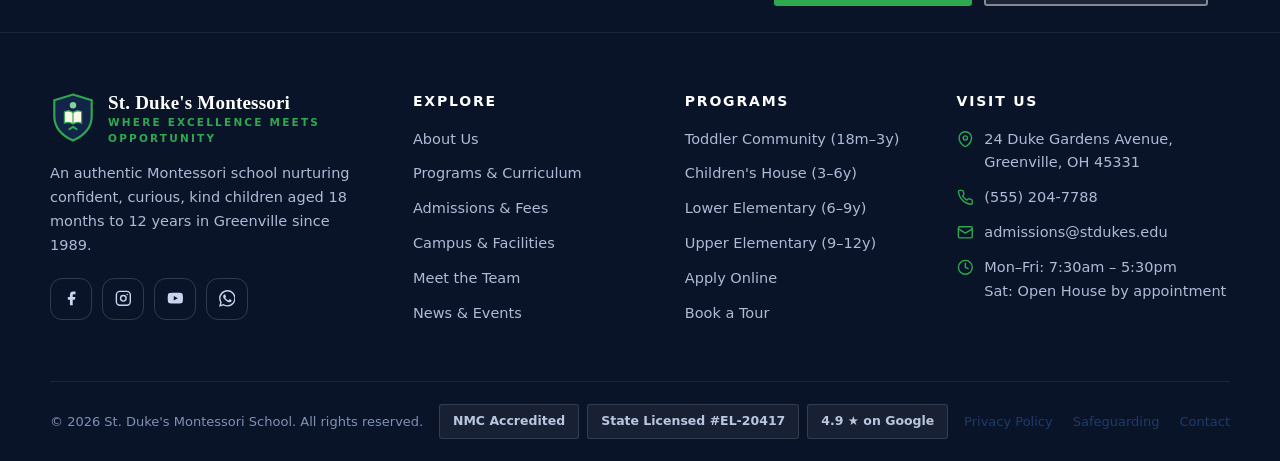
<file: contact.html>
<!DOCTYPE html>
<html lang="en">
<head>
  <meta charset="UTF-8">
  <meta name="viewport" content="width=device-width, initial-scale=1.0">
  <title>Contact &amp; Location | St. Duke's Montessori School, Greenville — Book a Tour</title>
  <meta name="description" content="Contact St. Duke's Montessori School: call (555) 204-7788, email admissions@stdukes.edu, WhatsApp us, or visit at 24 Duke Gardens Avenue, Greenville. Open Mon–Fri 7:30am–5:30pm. Book a campus tour.">
  <link rel="icon" type="image/svg+xml" href="favicon.svg">
  <link rel="stylesheet" href="css/styles.css">
  <script type="application/ld+json">
  {
    "@context": "https://schema.org",
    "@type": "ContactPage"
  }
  </script>
</head>
<body>
  <a class="skip-link" href="#main">Skip to main content</a>

  <div class="topbar">
    <div class="container topbar-inner">
      <ul class="topbar-contact">
        <li>
          <a href="tel:+15552047788">
            <svg class="icon" viewBox="0 0 24 24" fill="none" stroke="currentColor" stroke-width="2" stroke-linecap="round" stroke-linejoin="round"><path d="M22 16.92v3a2 2 0 0 1-2.18 2 19.79 19.79 0 0 1-8.63-3.07 19.5 19.5 0 0 1-6-6 19.79 19.79 0 0 1-3.07-8.67A2 2 0 0 1 4.11 2h3a2 2 0 0 1 2 1.72c.12.9.34 1.79.66 2.64a2 2 0 0 1-.45 2.11L8.09 9.91a16 16 0 0 0 6 6l1.44-1.23a2 2 0 0 1 2.11-.45c.85.32 1.74.54 2.64.66A2 2 0 0 1 22 16.92z"/></svg>
            (555) 204-7788
          </a>
        </li>
        <li>
          <a href="mailto:admissions@stdukes.edu">
            <svg class="icon" viewBox="0 0 24 24" fill="none" stroke="currentColor" stroke-width="2" stroke-linecap="round" stroke-linejoin="round"><rect x="2" y="4" width="20" height="16" rx="2"/><path d="m22 7-10 6L2 7"/></svg>
            admissions@stdukes.edu
          </a>
        </li>
        <li class="hours-item">
          <svg class="icon" viewBox="0 0 24 24" fill="none" stroke="currentColor" stroke-width="2" stroke-linecap="round" stroke-linejoin="round" style="color:var(--gold)"><circle cx="12" cy="12" r="10"/><path d="M12 6v6l4 2"/></svg>
          Mon–Fri · 7:30am–5:30pm
        </li>
      </ul>
      <div class="topbar-right">
        <span class="topbar-links">
          <a href="events.html">Alumni</a>
          <a href="events.html">Calendar</a>
          <a href="contact.html">Parent Portal</a>
        </span>
        <a class="btn btn-red btn-sm" href="contact.html">Support St. Duke's</a>
      </div>
    </div>
  </div>

  <header class="site-header">
    <div class="container header-inner">
      <a class="brand" href="index.html" aria-label="St. Duke's Montessori School — home">
        <svg class="brand-crest" viewBox="0 0 64 72" aria-hidden="true">
          <path d="M32 2l26 8v22c0 16-11 27-26 34C17 59 6 48 6 32V10l26-8z" fill="#0e1c38"/>
          <path d="M32 2l26 8v22c0 16-11 27-26 34C17 59 6 48 6 32V10l26-8z" fill="none" stroke="#c9a227" stroke-width="3"/>
          <path d="M20 42c4-2 8-2 12 1 4-3 8-3 12-1v-16c-4-2-8-2-12 1-4-3-8-3-12-1v16z" fill="#fbf6e7" stroke="#c9a227" stroke-width="1.6"/>
          <path d="M32 27v16" stroke="#c9a227" stroke-width="1.6"/>
          <circle cx="32" cy="17" r="4.5" fill="#f2c94c"/>
          <path d="M27 50l5-3 5 3" stroke="#2e8b57" stroke-width="3" fill="none" stroke-linecap="round" stroke-linejoin="round"/>
        </svg>
        <span class="brand-text">
          <span class="brand-name">St. Duke's Montessori</span>
          <span class="brand-tag">Est. 1989 · Accredited</span>
        </span>
      </a>
      <nav class="nav" id="primary-nav" aria-label="Primary navigation">
        <ul>
          <li><a href="index.html">Home</a></li>
          <li><a href="about.html">About Us</a></li>
          <li><a href="programs.html">Programs</a></li>
          <li><a href="admissions.html">Admissions</a></li>
          <li><a href="facilities.html">Campus</a></li>
          <li><a href="team.html">Our Team</a></li>
          <li><a href="events.html">News &amp; Events</a></li>
          <li><a href="contact.html" aria-current="page">Contact</a></li>
        </ul>
      </nav>
      <div class="header-actions">
        <a class="btn btn-red" href="admissions.html#apply"><span class="header-cta-text">Start&nbsp;</span>Enrollment</a>
        <button class="nav-toggle" aria-expanded="false" aria-controls="primary-nav" aria-label="Toggle menu">
          <svg class="icon" viewBox="0 0 24 24" fill="none" stroke="currentColor" stroke-width="2.4" stroke-linecap="round"><path d="M4 7h16M4 12h16M4 17h16"/></svg>
        </button>
      </div>
    </div>
  </header>

  <main id="main">
    <section class="page-hero">
      <div class="container">
        <nav class="breadcrumb" aria-label="Breadcrumb">
          <a href="index.html">Home</a><span class="sep">/</span><span>Contact &amp; Location</span>
        </nav>
        <h1>Let's talk about your child</h1>
        <p class="lead">Call, email, WhatsApp, or drop in — a real person from our admissions team answers within one school day, usually much faster.</p>
        <div class="hero-actions">
          <a class="btn btn-red btn-lg" href="tel:+15552047788">
            <svg class="icon" viewBox="0 0 24 24" fill="none" stroke="currentColor" stroke-width="2.2" stroke-linecap="round" stroke-linejoin="round"><path d="M22 16.92v3a2 2 0 0 1-2.18 2 19.79 19.79 0 0 1-8.63-3.07 19.5 19.5 0 0 1-6-6 19.79 19.79 0 0 1-3.07-8.67A2 2 0 0 1 4.11 2h3a2 2 0 0 1 2 1.72c.12.9.34 1.79.66 2.64a2 2 0 0 1-.45 2.11L8.09 9.91a16 16 0 0 0 6 6l1.44-1.23a2 2 0 0 1 2.11-.45c.85.32 1.74.54 2.64.66A2 2 0 0 1 22 16.92z"/></svg>
            Call (555) 204-7788
          </a>
          <a class="btn btn-ghost-light btn-lg" href="https://wa.me/15552047788">WhatsApp Us</a>
        </div>
      </div>
    </section>

    <!-- Contact cards -->
    <section class="section">
      <div class="container">
        <div class="info-cards">
          <div class="info-card reveal">
            <span class="feature-icon">
              <svg class="icon" viewBox="0 0 24 24" fill="none" stroke="currentColor" stroke-width="2" stroke-linecap="round" stroke-linejoin="round"><path d="M22 16.92v3a2 2 0 0 1-2.18 2 19.79 19.79 0 0 1-8.63-3.07 19.5 19.5 0 0 1-6-6 19.79 19.79 0 0 1-3.07-8.67A2 2 0 0 1 4.11 2h3a2 2 0 0 1 2 1.72c.12.9.34 1.79.66 2.64a2 2 0 0 1-.45 2.11L8.09 9.91a16 16 0 0 0 6 6l1.44-1.23a2 2 0 0 1 2.11-.45c.85.32 1.74.54 2.64.66A2 2 0 0 1 22 16.92z"/></svg>
            </span>
            <h3>Call us</h3>
            <p>Mon–Fri, 7:30am–5:30pm</p>
            <a class="card-link" href="tel:+15552047788">(555) 204-7788</a>
          </div>
          <div class="info-card reveal reveal-d1">
            <span class="feature-icon">
              <svg class="icon" viewBox="0 0 24 24" fill="none" stroke="currentColor" stroke-width="2" stroke-linecap="round" stroke-linejoin="round"><rect x="2" y="4" width="20" height="16" rx="2"/><path d="m22 7-10 6L2 7"/></svg>
            </span>
            <h3>Email us</h3>
            <p>Replies within one school day</p>
            <a class="card-link" href="mailto:admissions@stdukes.edu">admissions@stdukes.edu</a>
          </div>
          <div class="info-card reveal reveal-d2">
            <span class="feature-icon">
              <svg class="icon" viewBox="0 0 24 24" fill="currentColor"><path d="M17.47 14.38c-.3-.15-1.76-.87-2.03-.97-.27-.1-.47-.15-.67.15-.2.3-.77.97-.94 1.17-.17.2-.35.22-.64.07-.3-.15-1.26-.46-2.39-1.47-.88-.79-1.48-1.76-1.65-2.06-.17-.3-.02-.46.13-.6.13-.13.3-.35.44-.52.15-.17.2-.3.3-.5.1-.2.05-.37-.02-.52-.08-.15-.67-1.62-.92-2.22-.24-.58-.49-.5-.67-.51h-.57c-.2 0-.52.07-.8.37-.27.3-1.04 1.02-1.04 2.5 0 1.47 1.07 2.89 1.22 3.09.15.2 2.1 3.2 5.08 4.49.71.3 1.26.49 1.7.63.71.22 1.36.19 1.87.11.57-.08 1.76-.72 2-1.41.25-.7.25-1.29.18-1.42-.08-.12-.27-.2-.57-.34zM12.05 21.79h-.01a9.87 9.87 0 0 1-5.03-1.38l-.36-.21-3.74.98 1-3.65-.24-.37a9.86 9.86 0 1 1 8.38 4.63zM12.05 0C5.5 0 .16 5.33.16 11.89c0 2.1.55 4.15 1.59 5.95L.06 24l6.3-1.65a11.9 11.9 0 0 0 5.68 1.45h.01c6.55 0 11.89-5.33 11.89-11.89 0-3.18-1.24-6.16-3.48-8.41A11.82 11.82 0 0 0 12.05 0z"/></svg>
            </span>
            <h3>WhatsApp</h3>
            <p>Quick questions, quick answers</p>
            <a class="card-link" href="https://wa.me/15552047788">Message us</a>
          </div>
          <div class="info-card reveal reveal-d3">
            <span class="feature-icon">
              <svg class="icon" viewBox="0 0 24 24" fill="none" stroke="currentColor" stroke-width="2" stroke-linecap="round" stroke-linejoin="round"><path d="M21 10c0 7-9 13-9 13s-9-6-9-13a9 9 0 0 1 18 0z"/><circle cx="12" cy="10" r="3"/></svg>
            </span>
            <h3>Visit us</h3>
            <p>24 Duke Gardens Avenue</p>
            <a class="card-link" href="#map">Greenville, OH 45331</a>
          </div>
        </div>
      </div>
    </section>

    <!-- Tour form + hours/map -->
    <section class="section section-alt" id="tour">
      <div class="container">
        <div class="contact-grid">
          <div class="form-card reveal" data-form-success-anchor>
            <span class="eyebrow">Book a tour</span>
            <h2 style="font-size: clamp(24px, 3vw, 30px); margin-bottom: 8px;">Schedule your campus visit</h2>
            <p style="color: var(--muted); font-size: 15px; margin-bottom: 24px;">Tours run Tuesdays &amp; Thursdays at 9:30am, or choose a private slot. ~45 minutes, children very welcome.</p>
            <form data-form novalidate>
              <div class="form-grid">
                <div class="form-field">
                  <label for="t-name">Your name <span class="req">*</span></label>
                  <input id="t-name" name="parent_name" type="text" required autocomplete="name" placeholder="e.g. Sarah Mitchell">
                  <span class="error-msg">Please enter your name.</span>
                </div>
                <div class="form-field">
                  <label for="t-phone">Phone <span class="req">*</span></label>
                  <input id="t-phone" name="phone" type="tel" required autocomplete="tel" placeholder="(555) 000-0000">
                  <span class="error-msg">Please enter a valid phone number.</span>
                </div>
                <div class="form-field full">
                  <label for="t-email">Email <span class="req">*</span></label>
                  <input id="t-email" name="email" type="email" required autocomplete="email" placeholder="you@example.com">
                  <span class="error-msg">Please enter a valid email address.</span>
                </div>
                <div class="form-field">
                  <label for="t-day">Preferred day <span class="req">*</span></label>
                  <select id="t-day" name="preferred_day" required>
                    <option value="">Select…</option>
                    <option>Tuesday 9:30am (group tour)</option>
                    <option>Thursday 9:30am (group tour)</option>
                    <option>Private tour — weekday morning</option>
                    <option>Private tour — weekday afternoon</option>
                    <option>Sat, Nov 14 — Fall Open House</option>
                  </select>
                  <span class="error-msg">Please choose a preferred day.</span>
                </div>
                <div class="form-field">
                  <label for="t-age">Child's age <span class="req">*</span></label>
                  <select id="t-age" name="child_age" required>
                    <option value="">Select…</option>
                    <option>Under 2</option>
                    <option>2 – 3 years</option>
                    <option>3 – 6 years</option>
                    <option>6 – 9 years</option>
                    <option>9 – 12 years</option>
                  </select>
                  <span class="error-msg">Please select your child's age.</span>
                </div>
                <div class="form-field full">
                  <label for="t-msg">Questions you'd like answered <span style="color: var(--muted); font-weight: 500;">(optional)</span></label>
                  <textarea id="t-msg" name="message" placeholder="e.g. Do you have space in Children's House? How does potty learning work?"></textarea>
                </div>
                <label class="consent">
                  <input type="checkbox" name="consent" value="yes" required>
                  <span>I agree to be contacted about my tour booking. <span class="req">*</span></span>
                </label>
              </div>
              <div class="form-foot">
                <button class="btn btn-red btn-lg" type="submit">Request My Tour</button>
                <span class="alt">In a hurry? <a href="tel:+15552047788">Call (555) 204-7788</a></span>
              </div>
            </form>
            <div class="form-success">
              <span class="tick">
                <svg class="icon" viewBox="0 0 24 24" fill="none" stroke="currentColor" stroke-width="2.6" stroke-linecap="round" stroke-linejoin="round"><path d="M20 6 9 17l-5-5"/></svg>
              </span>
              <h3>Tour requested — we can't wait to meet you!</h3>
              <p>David from our admissions team will confirm your visit by phone or email within one school day.</p>
              <a class="btn btn-outline" href="facilities.html">Preview the campus in photos</a>
            </div>
          </div>

          <div style="display: flex; flex-direction: column; gap: 26px;">
            <div class="req-card reveal reveal-d1">
              <h3>
                <svg class="icon" viewBox="0 0 24 24" fill="none" stroke="currentColor" stroke-width="2.2" stroke-linecap="round" stroke-linejoin="round"><circle cx="12" cy="12" r="10"/><path d="M12 6v6l4 2"/></svg>
                Opening hours
              </h3>
              <table class="hours-table">
                <tbody>
                  <tr data-day="mon"><td>Monday</td><td>7:30am – 5:30pm</td></tr>
                  <tr data-day="tue"><td>Tuesday</td><td>7:30am – 5:30pm</td></tr>
                  <tr data-day="wed"><td>Wednesday</td><td>7:30am – 5:30pm</td></tr>
                  <tr data-day="thu"><td>Thursday</td><td>7:30am – 5:30pm</td></tr>
                  <tr data-day="fri"><td>Friday</td><td>7:30am – 5:30pm</td></tr>
                  <tr data-day="sat"><td>Saturday</td><td>By appointment</td></tr>
                  <tr data-day="sun"><td>Sunday</td><td class="closed">Closed</td></tr>
                </tbody>
              </table>
              <p style="font-size: 13px; color: var(--muted); margin-top: 12px;">School day runs 8:00am–3:30pm with wrap-around care covering the full opening hours.</p>
            </div>

            <div class="map-card reveal reveal-d2" id="map">
              <iframe
                title="Map showing the location of St. Duke's Montessori School in Greenville, Ohio"
                src="https://www.openstreetmap.org/export/embed.html?bbox=-84.6650%2C40.0830%2C-84.6010%2C40.1230&amp;layer=mapnik&amp;marker=40.1030%2C-84.6330"
                loading="lazy"
                referrerpolicy="no-referrer-when-downgrade"></iframe>
              <a class="btn btn-sm btn-outline map-overlay-link" style="background:#fff;" href="https://www.google.com/maps/dir/?api=1&amp;destination=Greenville%2C+OH+45331" target="_blank" rel="noopener">
                <svg class="icon" viewBox="0 0 24 24" fill="none" stroke="currentColor" stroke-width="2.2" stroke-linecap="round" stroke-linejoin="round"><path d="m3 11 19-9-9 19-2-8-8-2z"/></svg>
                Get Directions
              </a>
            </div>

            <div class="req-card reveal reveal-d3">
              <h3>
                <svg class="icon" viewBox="0 0 24 24" fill="none" stroke="currentColor" stroke-width="2.2" stroke-linecap="round" stroke-linejoin="round"><path d="M21 10c0 7-9 13-9 13s-9-6-9-13a9 9 0 0 1 18 0z"/><circle cx="12" cy="10" r="3"/></svg>
                Finding us
              </h3>
              <ul class="check-list" style="font-size: 14.5px;">
                <li>
                  <svg class="icon" viewBox="0 0 24 24" fill="none" stroke="currentColor" stroke-width="2.6" stroke-linecap="round" stroke-linejoin="round"><path d="M20 6 9 17l-5-5"/></svg>
                  <span>5 min from downtown Greenville, just off Greenville–St. Paris Rd</span>
                </li>
                <li>
                  <svg class="icon" viewBox="0 0 24 24" fill="none" stroke="currentColor" stroke-width="2.6" stroke-linecap="round" stroke-linejoin="round"><path d="M20 6 9 17l-5-5"/></svg>
                  <span>Free visitor parking right by the main gate</span>
                </li>
                <li>
                  <svg class="icon" viewBox="0 0 24 24" fill="none" stroke="currentColor" stroke-width="2.6" stroke-linecap="round" stroke-linejoin="round"><path d="M20 6 9 17l-5-5"/></svg>
                  <span>Look for the navy &amp; gold crest on Duke Gardens Avenue</span>
                </li>
              </ul>
            </div>
          </div>
        </div>
      </div>
    </section>

    <!-- General inquiry mini strip -->
    <section class="section" style="padding-top: 0;">
      <div class="container">
        <div class="newsletter-card reveal" style="grid-template-columns: 1.3fr .7fr;">
          <div>
            <span class="eyebrow">Just have a question?</span>
            <h2>Ask us anything — no question too small</h2>
            <p>Screens, naps, fees, buses, allergies, "will my shy child be okay?" — we've heard it all, and we answer it all, honestly.</p>
          </div>
          <div style="display: flex; flex-direction: column; gap: 12px;">
            <a class="btn btn-red btn-lg btn-block" href="mailto:admissions@stdukes.edu?subject=Question%20about%20St.%20Duke%27s">Email Your Question</a>
            <a class="btn btn-green btn-lg btn-block" href="https://wa.me/15552047788">Ask on WhatsApp</a>
          </div>
        </div>
      </div>
    </section>

    <!-- CTA -->
    <section class="section" style="padding-top: 0;">
      <div class="container">
        <div class="cta-band reveal">
          <h2>Find out in 45 minutes what websites can't tell you</h2>
          <p>You'll know the moment you walk in whether St. Duke's feels like your child's school. Most parents do.</p>
          <div class="cta-actions">
            <a class="btn btn-white btn-lg" href="#tour">Schedule a Campus Tour</a>
            <a class="btn btn-ghost-light btn-lg" href="admissions.html#apply">Start Your Application</a>
          </div>
        </div>
      </div>
    </section>
  </main>

  <footer class="site-footer">
    <div class="footer-cta-line">
      <div class="container footer-cta-inner">
        <strong>Ready to give your child the St. Duke's start?</strong>
        <div style="display:flex; gap:12px; flex-wrap:wrap;">
          <a class="btn btn-red btn-sm" href="admissions.html#apply">Start Enrollment</a>
          <a class="btn btn-ghost-light btn-sm" href="tel:+15552047788">Call (555) 204-7788</a>
        </div>
      </div>
    </div>
    <div class="container footer-grid">
      <div class="footer-col footer-about">
        <a class="brand" href="index.html" aria-label="St. Duke's Montessori School — home">
          <svg class="brand-crest" viewBox="0 0 64 72" aria-hidden="true">
            <path d="M32 2l26 8v22c0 16-11 27-26 34C17 59 6 48 6 32V10l26-8z" fill="#122448"/>
            <path d="M32 2l26 8v22c0 16-11 27-26 34C17 59 6 48 6 32V10l26-8z" fill="none" stroke="#c9a227" stroke-width="3"/>
            <path d="M20 42c4-2 8-2 12 1 4-3 8-3 12-1v-16c-4-2-8-2-12 1-4-3-8-3-12-1v16z" fill="#fbf6e7" stroke="#c9a227" stroke-width="1.6"/>
            <path d="M32 27v16" stroke="#c9a227" stroke-width="1.6"/>
            <circle cx="32" cy="17" r="4.5" fill="#f2c94c"/>
            <path d="M27 50l5-3 5 3" stroke="#2e8b57" stroke-width="3" fill="none" stroke-linecap="round" stroke-linejoin="round"/>
          </svg>
          <span class="brand-text">
            <span class="brand-name" style="color:#fff;">St. Duke's Montessori</span>
            <span class="brand-tag">Where Excellence Meets Opportunity</span>
          </span>
        </a>
        <p>An authentic Montessori school nurturing confident, curious, kind children aged 18 months to 12 years in Greenville since 1989.</p>
        <div class="socials">
          <a href="#" aria-label="Facebook"><svg class="icon" viewBox="0 0 24 24" fill="currentColor"><path d="M18 2h-3a5 5 0 0 0-5 5v3H7v4h3v8h4v-8h3l1-4h-4V7a1 1 0 0 1 1-1h3z"/></svg></a>
          <a href="#" aria-label="Instagram"><svg class="icon" viewBox="0 0 24 24" fill="none" stroke="currentColor" stroke-width="2" stroke-linecap="round" stroke-linejoin="round"><rect x="2" y="2" width="20" height="20" rx="5"/><circle cx="12" cy="12" r="4"/><path d="M17.5 6.5h.01"/></svg></a>
          <a href="#" aria-label="YouTube"><svg class="icon" viewBox="0 0 24 24" fill="currentColor"><path d="M22.54 6.42a2.78 2.78 0 0 0-1.95-2C18.88 4 12 4 12 4s-6.88 0-8.59.46a2.78 2.78 0 0 0-1.95 2A29 29 0 0 0 1 11.75a29 29 0 0 0 .46 5.33 2.78 2.78 0 0 0 1.95 2c1.71.46 8.59.46 8.59.46s6.88 0 8.59-.46a2.78 2.78 0 0 0 1.95-2 29 29 0 0 0 .46-5.25 29 29 0 0 0-.46-5.41zM9.75 15.02V8.48l5.75 3.27z"/></svg></a>
          <a href="https://wa.me/15552047788" aria-label="WhatsApp"><svg class="icon" viewBox="0 0 24 24" fill="currentColor"><path d="M17.47 14.38c-.3-.15-1.76-.87-2.03-.97-.27-.1-.47-.15-.67.15-.2.3-.77.97-.94 1.17-.17.2-.35.22-.64.07-.3-.15-1.26-.46-2.39-1.47-.88-.79-1.48-1.76-1.65-2.06-.17-.3-.02-.46.13-.6.13-.13.3-.35.44-.52.15-.17.2-.3.3-.5.1-.2.05-.37-.02-.52-.08-.15-.67-1.62-.92-2.22-.24-.58-.49-.5-.67-.51h-.57c-.2 0-.52.07-.8.37-.27.3-1.04 1.02-1.04 2.5 0 1.47 1.07 2.89 1.22 3.09.15.2 2.1 3.2 5.08 4.49.71.3 1.26.49 1.7.63.71.22 1.36.19 1.87.11.57-.08 1.76-.72 2-1.41.25-.7.25-1.29.18-1.42-.08-.12-.27-.2-.57-.34zM12.05 21.79h-.01a9.87 9.87 0 0 1-5.03-1.38l-.36-.21-3.74.98 1-3.65-.24-.37a9.86 9.86 0 1 1 8.38 4.63zM12.05 0C5.5 0 .16 5.33.16 11.89c0 2.1.55 4.15 1.59 5.95L.06 24l6.3-1.65a11.9 11.9 0 0 0 5.68 1.45h.01c6.55 0 11.89-5.33 11.89-11.89 0-3.18-1.24-6.16-3.48-8.41A11.82 11.82 0 0 0 12.05 0z"/></svg></a>
        </div>
      </div>
      <div class="footer-col">
        <h4>Explore</h4>
        <ul>
          <li><a href="about.html">About Us</a></li>
          <li><a href="programs.html">Programs &amp; Curriculum</a></li>
          <li><a href="admissions.html">Admissions &amp; Fees</a></li>
          <li><a href="facilities.html">Campus &amp; Facilities</a></li>
          <li><a href="team.html">Meet the Team</a></li>
          <li><a href="events.html">News &amp; Events</a></li>
        </ul>
      </div>
      <div class="footer-col">
        <h4>Programs</h4>
        <ul>
          <li><a href="programs.html#toddler">Toddler Community (18m–3y)</a></li>
          <li><a href="programs.html#casa">Children's House (3–6y)</a></li>
          <li><a href="programs.html#lower">Lower Elementary (6–9y)</a></li>
          <li><a href="programs.html#upper">Upper Elementary (9–12y)</a></li>
          <li><a href="admissions.html#apply">Apply Online</a></li>
          <li><a href="contact.html#tour">Book a Tour</a></li>
        </ul>
      </div>
      <div class="footer-col">
        <h4>Visit Us</h4>
        <ul class="footer-contact">
          <li>
            <svg class="icon" viewBox="0 0 24 24" fill="none" stroke="currentColor" stroke-width="2" stroke-linecap="round" stroke-linejoin="round"><path d="M21 10c0 7-9 13-9 13s-9-6-9-13a9 9 0 0 1 18 0z"/><circle cx="12" cy="10" r="3"/></svg>
            <span>24 Duke Gardens Avenue,<br>Greenville, OH 45331</span>
          </li>
          <li>
            <svg class="icon" viewBox="0 0 24 24" fill="none" stroke="currentColor" stroke-width="2" stroke-linecap="round" stroke-linejoin="round"><path d="M22 16.92v3a2 2 0 0 1-2.18 2 19.79 19.79 0 0 1-8.63-3.07 19.5 19.5 0 0 1-6-6 19.79 19.79 0 0 1-3.07-8.67A2 2 0 0 1 4.11 2h3a2 2 0 0 1 2 1.72c.12.9.34 1.79.66 2.64a2 2 0 0 1-.45 2.11L8.09 9.91a16 16 0 0 0 6 6l1.44-1.23a2 2 0 0 1 2.11-.45c.85.32 1.74.54 2.64.66A2 2 0 0 1 22 16.92z"/></svg>
            <a href="tel:+15552047788">(555) 204-7788</a>
          </li>
          <li>
            <svg class="icon" viewBox="0 0 24 24" fill="none" stroke="currentColor" stroke-width="2" stroke-linecap="round" stroke-linejoin="round"><rect x="2" y="4" width="20" height="16" rx="2"/><path d="m22 7-10 6L2 7"/></svg>
            <a href="mailto:admissions@stdukes.edu">admissions@stdukes.edu</a>
          </li>
          <li>
            <svg class="icon" viewBox="0 0 24 24" fill="none" stroke="currentColor" stroke-width="2" stroke-linecap="round" stroke-linejoin="round"><circle cx="12" cy="12" r="10"/><path d="M12 6v6l4 2"/></svg>
            <span>Mon–Fri: 7:30am – 5:30pm<br>Sat: Open House by appointment</span>
          </li>
        </ul>
      </div>
    </div>
    <div class="container footer-bottom">
      <span>© 2026 St. Duke's Montessori School. All rights reserved.</span>
      <div class="footer-badges">
        <span class="mini-badge">NMC Accredited</span>
        <span class="mini-badge">State Licensed #EL-20417</span>
        <span class="mini-badge">4.9 ★ on Google</span>
      </div>
      <div class="links">
        <a href="#">Privacy Policy</a>
        <a href="#">Safeguarding</a>
        <a href="contact.html">Contact</a>
      </div>
    </div>
  </footer>

  <a class="call-fab" href="tel:+15552047788" aria-label="Call the school now">
    <svg class="icon" viewBox="0 0 24 24" fill="none" stroke="currentColor" stroke-width="2.2" stroke-linecap="round" stroke-linejoin="round"><path d="M22 16.92v3a2 2 0 0 1-2.18 2 19.79 19.79 0 0 1-8.63-3.07 19.5 19.5 0 0 1-6-6 19.79 19.79 0 0 1-3.07-8.67A2 2 0 0 1 4.11 2h3a2 2 0 0 1 2 1.72c.12.9.34 1.79.66 2.64a2 2 0 0 1-.45 2.11L8.09 9.91a16 16 0 0 0 6 6l1.44-1.23a2 2 0 0 1 2.11-.45c.85.32 1.74.54 2.64.66A2 2 0 0 1 22 16.92z"/></svg>
  </a>
  <button class="back-to-top" aria-label="Back to top">
    <svg class="icon" viewBox="0 0 24 24" fill="none" stroke="currentColor" stroke-width="2.6" stroke-linecap="round" stroke-linejoin="round"><path d="M12 19V5M5 12l7-7 7 7"/></svg>
  </button>
  <button class="chat-fab" aria-expanded="false" aria-label="Chat with our admissions assistant">
    <svg class="icon" viewBox="0 0 24 24" fill="none" stroke="currentColor" stroke-width="2.1" stroke-linecap="round" stroke-linejoin="round"><path d="M21 11.5a8.38 8.38 0 0 1-.9 3.8 8.5 8.5 0 0 1-7.6 4.7 8.38 8.38 0 0 1-3.8-.9L3 21l1.9-5.7a8.38 8.38 0 0 1-.9-3.8 8.5 8.5 0 0 1 4.7-7.6 8.38 8.38 0 0 1 3.8-.9h.5a8.48 8.48 0 0 1 8 8v.5z"/></svg>
    <span class="chat-badge" aria-hidden="true"></span>
  </button>
  <div class="chat-panel" role="dialog" aria-label="Admissions chat assistant" aria-modal="false">
    <div class="chat-head">
      <span class="chat-ava">SD</span>
      <span>
        <strong>Duke — Admissions Assistant</strong>
        <small>Online · replies instantly</small>
      </span>
      <button class="chat-close" aria-label="Close chat">
        <svg class="icon" viewBox="0 0 24 24" fill="none" stroke="currentColor" stroke-width="2.4" stroke-linecap="round"><path d="M6 6l12 12M18 6L6 18"/></svg>
      </button>
    </div>
    <div class="chat-body" aria-live="polite"></div>
    <div class="chat-quick">
      <button type="button" data-q="fees">💰 Fees</button>
      <button type="button" data-q="ages programs">🎒 Ages &amp; Programs</button>
      <button type="button" data-q="tour visit">📅 Book a tour</button>
      <button type="button" data-q="how do I apply enrollment">📝 How to apply</button>
    </div>
    <div class="chat-input">
      <input type="text" placeholder="Ask about fees, tours, programs…" aria-label="Type your question">
      <button type="button" aria-label="Send message">
        <svg class="icon" viewBox="0 0 24 24" fill="none" stroke="currentColor" stroke-width="2.2" stroke-linecap="round" stroke-linejoin="round"><path d="m22 2-7 20-4-9-9-4 20-7z"/></svg>
      </button>
    </div>
  </div>

  <script src="js/main.js" defer></script>
</body>
</html>
</file>
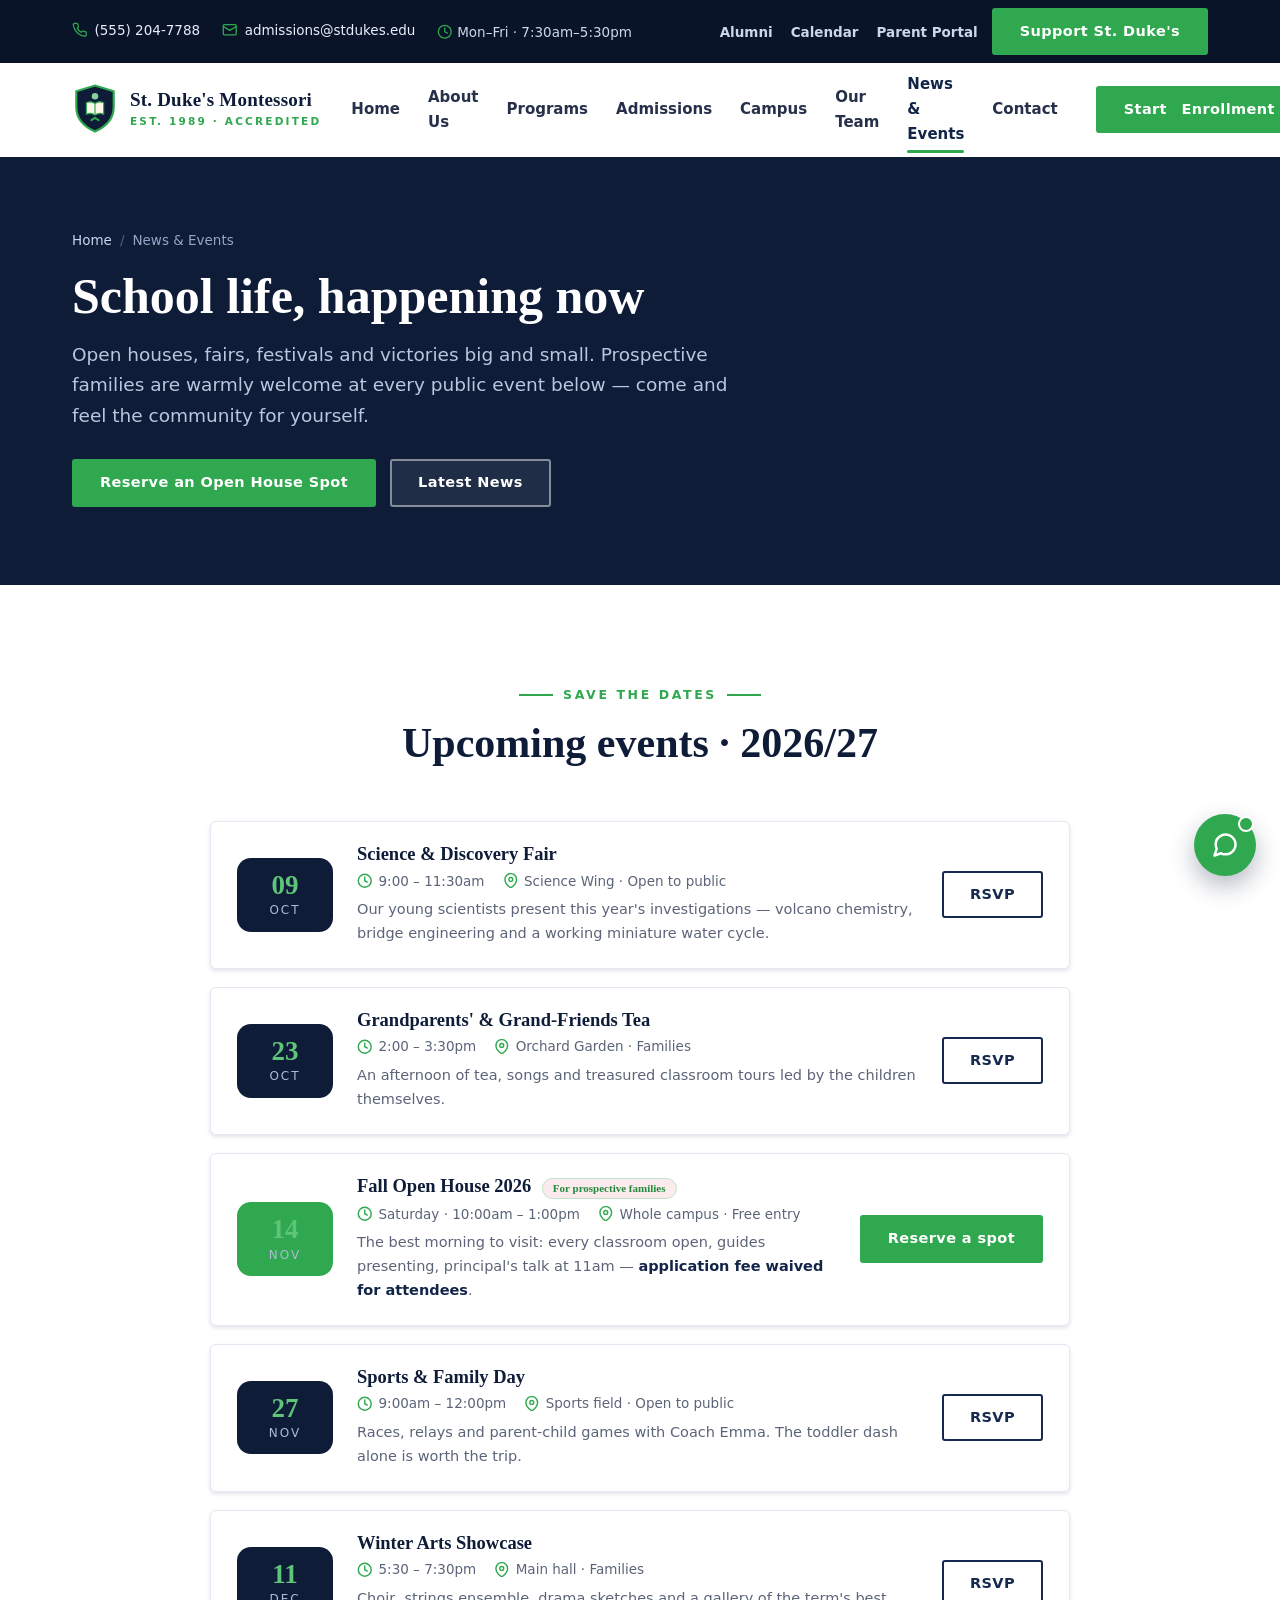
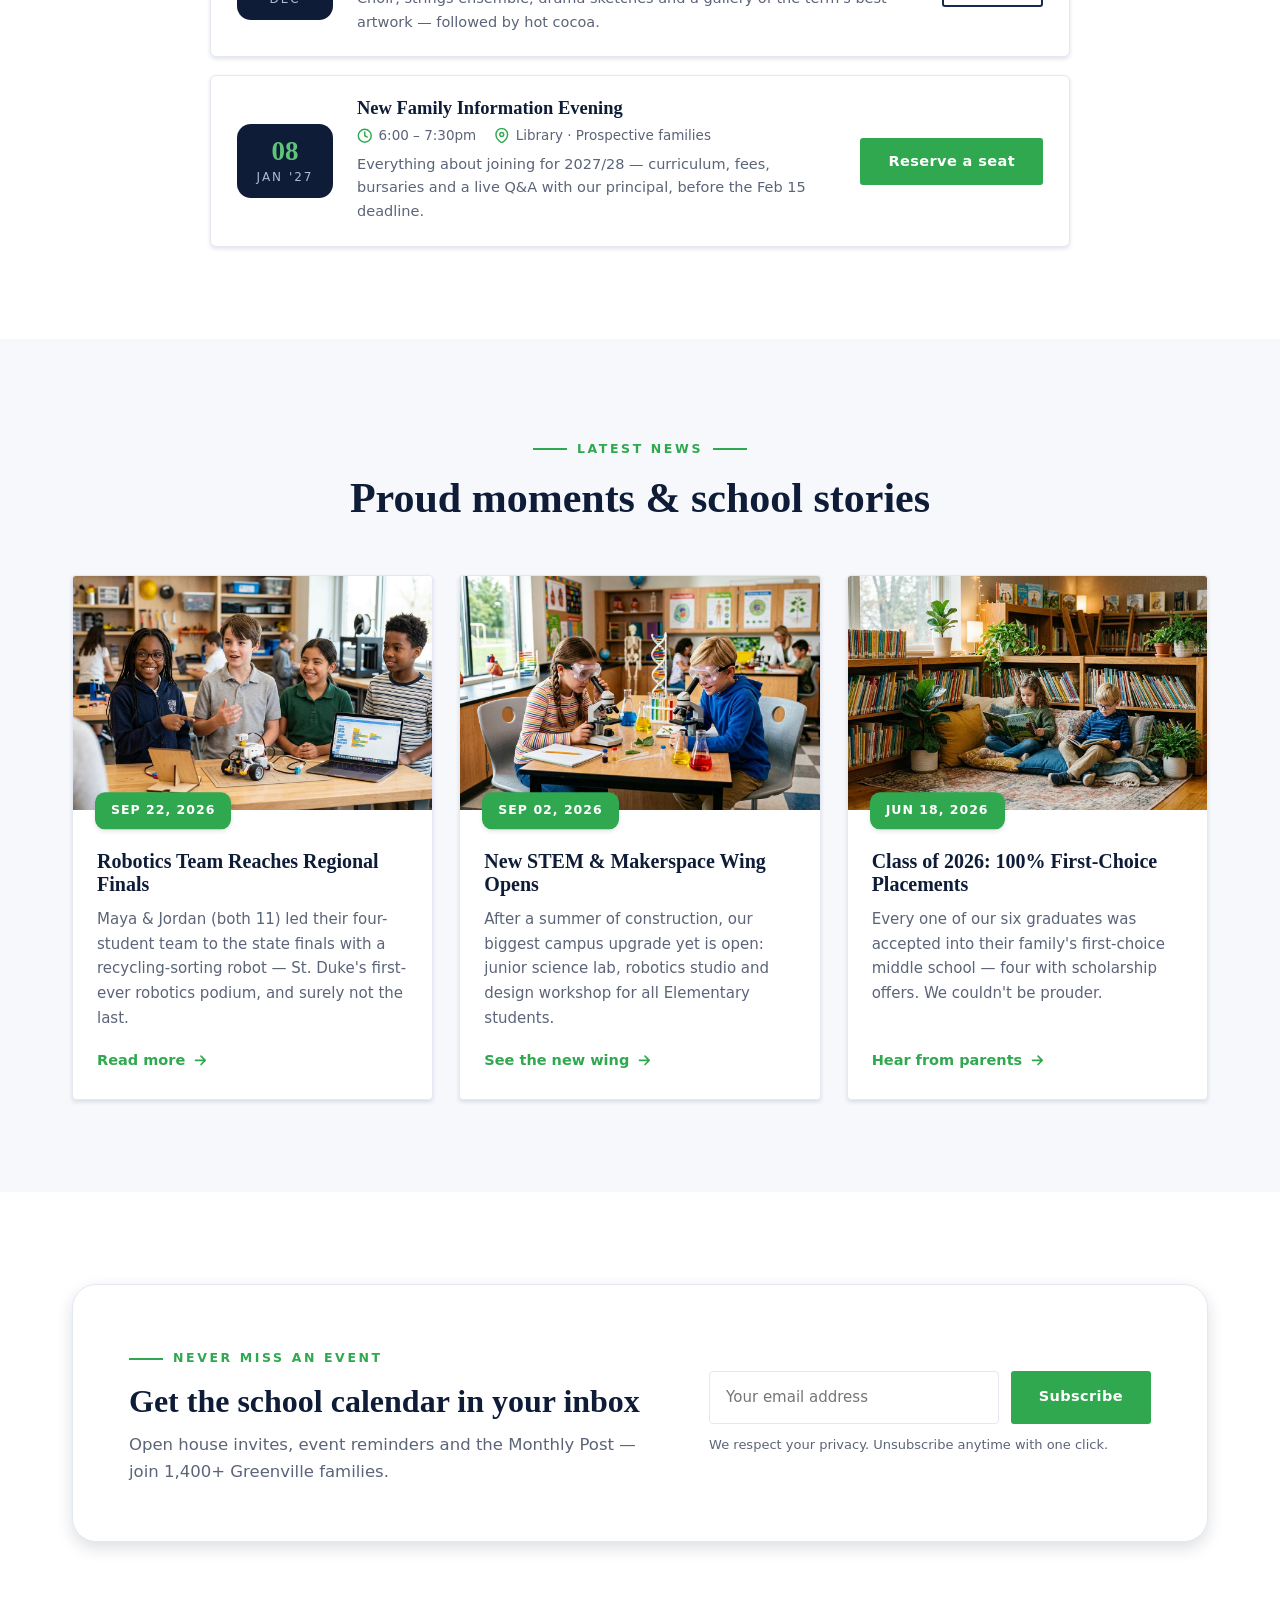
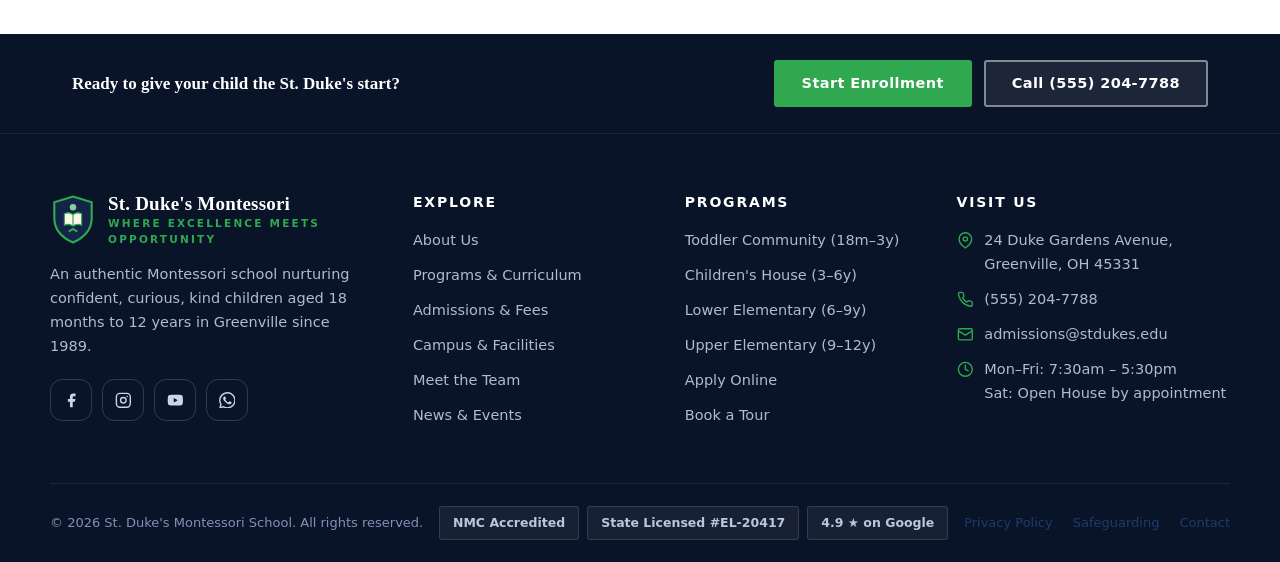
<file: events.html>
<!DOCTYPE html>
<html lang="en">
<head>
  <meta charset="UTF-8">
  <meta name="viewport" content="width=device-width, initial-scale=1.0">
  <title>News &amp; Events | St. Duke's Montessori School — Open House, Fairs &amp; School Life</title>
  <meta name="description" content="Upcoming events at St. Duke's Montessori School in Greenville: Fall Open House Nov 14, Science Fair, Sports &amp; Family Day and more — plus the latest school news and achievements.">
  <link rel="icon" type="image/svg+xml" href="favicon.svg">
  <link rel="stylesheet" href="css/styles.css">
</head>
<body>
  <a class="skip-link" href="#main">Skip to main content</a>

  <div class="topbar">
    <div class="container topbar-inner">
      <ul class="topbar-contact">
        <li>
          <a href="tel:+15552047788">
            <svg class="icon" viewBox="0 0 24 24" fill="none" stroke="currentColor" stroke-width="2" stroke-linecap="round" stroke-linejoin="round"><path d="M22 16.92v3a2 2 0 0 1-2.18 2 19.79 19.79 0 0 1-8.63-3.07 19.5 19.5 0 0 1-6-6 19.79 19.79 0 0 1-3.07-8.67A2 2 0 0 1 4.11 2h3a2 2 0 0 1 2 1.72c.12.9.34 1.79.66 2.64a2 2 0 0 1-.45 2.11L8.09 9.91a16 16 0 0 0 6 6l1.44-1.23a2 2 0 0 1 2.11-.45c.85.32 1.74.54 2.64.66A2 2 0 0 1 22 16.92z"/></svg>
            (555) 204-7788
          </a>
        </li>
        <li>
          <a href="mailto:admissions@stdukes.edu">
            <svg class="icon" viewBox="0 0 24 24" fill="none" stroke="currentColor" stroke-width="2" stroke-linecap="round" stroke-linejoin="round"><rect x="2" y="4" width="20" height="16" rx="2"/><path d="m22 7-10 6L2 7"/></svg>
            admissions@stdukes.edu
          </a>
        </li>
        <li class="hours-item">
          <svg class="icon" viewBox="0 0 24 24" fill="none" stroke="currentColor" stroke-width="2" stroke-linecap="round" stroke-linejoin="round" style="color:var(--gold)"><circle cx="12" cy="12" r="10"/><path d="M12 6v6l4 2"/></svg>
          Mon–Fri · 7:30am–5:30pm
        </li>
      </ul>
      <div class="topbar-right">
        <span class="topbar-links">
          <a href="events.html">Alumni</a>
          <a href="events.html">Calendar</a>
          <a href="contact.html">Parent Portal</a>
        </span>
        <a class="btn btn-red btn-sm" href="contact.html">Support St. Duke's</a>
      </div>
    </div>
  </div>

  <header class="site-header">
    <div class="container header-inner">
      <a class="brand" href="index.html" aria-label="St. Duke's Montessori School — home">
        <svg class="brand-crest" viewBox="0 0 64 72" aria-hidden="true">
          <path d="M32 2l26 8v22c0 16-11 27-26 34C17 59 6 48 6 32V10l26-8z" fill="#0e1c38"/>
          <path d="M32 2l26 8v22c0 16-11 27-26 34C17 59 6 48 6 32V10l26-8z" fill="none" stroke="#c9a227" stroke-width="3"/>
          <path d="M20 42c4-2 8-2 12 1 4-3 8-3 12-1v-16c-4-2-8-2-12 1-4-3-8-3-12-1v16z" fill="#fbf6e7" stroke="#c9a227" stroke-width="1.6"/>
          <path d="M32 27v16" stroke="#c9a227" stroke-width="1.6"/>
          <circle cx="32" cy="17" r="4.5" fill="#f2c94c"/>
          <path d="M27 50l5-3 5 3" stroke="#2e8b57" stroke-width="3" fill="none" stroke-linecap="round" stroke-linejoin="round"/>
        </svg>
        <span class="brand-text">
          <span class="brand-name">St. Duke's Montessori</span>
          <span class="brand-tag">Est. 1989 · Accredited</span>
        </span>
      </a>
      <nav class="nav" id="primary-nav" aria-label="Primary navigation">
        <ul>
          <li><a href="index.html">Home</a></li>
          <li><a href="about.html">About Us</a></li>
          <li><a href="programs.html">Programs</a></li>
          <li><a href="admissions.html">Admissions</a></li>
          <li><a href="facilities.html">Campus</a></li>
          <li><a href="team.html">Our Team</a></li>
          <li><a href="events.html" aria-current="page">News &amp; Events</a></li>
          <li><a href="contact.html">Contact</a></li>
        </ul>
      </nav>
      <div class="header-actions">
        <a class="btn btn-red" href="admissions.html#apply"><span class="header-cta-text">Start&nbsp;</span>Enrollment</a>
        <button class="nav-toggle" aria-expanded="false" aria-controls="primary-nav" aria-label="Toggle menu">
          <svg class="icon" viewBox="0 0 24 24" fill="none" stroke="currentColor" stroke-width="2.4" stroke-linecap="round"><path d="M4 7h16M4 12h16M4 17h16"/></svg>
        </button>
      </div>
    </div>
  </header>

  <main id="main">
    <section class="page-hero">
      <div class="container">
        <nav class="breadcrumb" aria-label="Breadcrumb">
          <a href="index.html">Home</a><span class="sep">/</span><span>News &amp; Events</span>
        </nav>
        <h1>School life, happening now</h1>
        <p class="lead">Open houses, fairs, festivals and victories big and small. Prospective families are warmly welcome at every public event below — come and feel the community for yourself.</p>
        <div class="hero-actions">
          <a class="btn btn-red" href="#open-house">Reserve an Open House Spot</a>
          <a class="btn btn-ghost-light" href="#news">Latest News</a>
        </div>
      </div>
    </section>

    <!-- Upcoming events -->
    <section class="section">
      <div class="container">
        <div class="section-head center reveal">
          <span class="eyebrow">Save the dates</span>
          <h2>Upcoming events · 2026/27</h2>
        </div>
        <div class="event-list">
          <article class="event-item reveal">
            <div class="event-date">
              <span class="day">09</span>
              <span class="mo">Oct</span>
            </div>
            <div>
              <h3>Science &amp; Discovery Fair</h3>
              <div class="event-meta">
                <span>
                  <svg class="icon" viewBox="0 0 24 24" fill="none" stroke="currentColor" stroke-width="2.2" stroke-linecap="round" stroke-linejoin="round"><circle cx="12" cy="12" r="10"/><path d="M12 6v6l4 2"/></svg>
                  9:00 – 11:30am
                </span>
                <span>
                  <svg class="icon" viewBox="0 0 24 24" fill="none" stroke="currentColor" stroke-width="2.2" stroke-linecap="round" stroke-linejoin="round"><path d="M21 10c0 7-9 13-9 13s-9-6-9-13a9 9 0 0 1 18 0z"/><circle cx="12" cy="10" r="3"/></svg>
                  Science Wing · Open to public
                </span>
              </div>
              <p>Our young scientists present this year's investigations — volcano chemistry, bridge engineering and a working miniature water cycle.</p>
            </div>
            <a class="btn btn-outline btn-sm" href="contact.html#tour">RSVP</a>
          </article>

          <article class="event-item reveal">
            <div class="event-date">
              <span class="day">23</span>
              <span class="mo">Oct</span>
            </div>
            <div>
              <h3>Grandparents' &amp; Grand-Friends Tea</h3>
              <div class="event-meta">
                <span>
                  <svg class="icon" viewBox="0 0 24 24" fill="none" stroke="currentColor" stroke-width="2.2" stroke-linecap="round" stroke-linejoin="round"><circle cx="12" cy="12" r="10"/><path d="M12 6v6l4 2"/></svg>
                  2:00 – 3:30pm
                </span>
                <span>
                  <svg class="icon" viewBox="0 0 24 24" fill="none" stroke="currentColor" stroke-width="2.2" stroke-linecap="round" stroke-linejoin="round"><path d="M21 10c0 7-9 13-9 13s-9-6-9-13a9 9 0 0 1 18 0z"/><circle cx="12" cy="10" r="3"/></svg>
                  Orchard Garden · Families
                </span>
              </div>
              <p>An afternoon of tea, songs and treasured classroom tours led by the children themselves.</p>
            </div>
            <a class="btn btn-outline btn-sm" href="contact.html#tour">RSVP</a>
          </article>

          <article class="event-item reveal" id="open-house">
            <div class="event-date" style="background: var(--red);">
              <span class="day">14</span>
              <span class="mo">Nov</span>
            </div>
            <div>
              <h3>Fall Open House 2026 <span class="urgency-pill" style="font-size: 11px; padding: 3px 10px; margin-left: 6px;">For prospective families</span></h3>
              <div class="event-meta">
                <span>
                  <svg class="icon" viewBox="0 0 24 24" fill="none" stroke="currentColor" stroke-width="2.2" stroke-linecap="round" stroke-linejoin="round"><circle cx="12" cy="12" r="10"/><path d="M12 6v6l4 2"/></svg>
                  Saturday · 10:00am – 1:00pm
                </span>
                <span>
                  <svg class="icon" viewBox="0 0 24 24" fill="none" stroke="currentColor" stroke-width="2.2" stroke-linecap="round" stroke-linejoin="round"><path d="M21 10c0 7-9 13-9 13s-9-6-9-13a9 9 0 0 1 18 0z"/><circle cx="12" cy="10" r="3"/></svg>
                  Whole campus · Free entry
                </span>
              </div>
              <p>The best morning to visit: every classroom open, guides presenting, principal's talk at 11am — <strong>application fee waived for attendees</strong>.</p>
            </div>
            <a class="btn btn-red btn-sm" href="contact.html#tour">Reserve a spot</a>
          </article>

          <article class="event-item reveal">
            <div class="event-date">
              <span class="day">27</span>
              <span class="mo">Nov</span>
            </div>
            <div>
              <h3>Sports &amp; Family Day</h3>
              <div class="event-meta">
                <span>
                  <svg class="icon" viewBox="0 0 24 24" fill="none" stroke="currentColor" stroke-width="2.2" stroke-linecap="round" stroke-linejoin="round"><circle cx="12" cy="12" r="10"/><path d="M12 6v6l4 2"/></svg>
                  9:00am – 12:00pm
                </span>
                <span>
                  <svg class="icon" viewBox="0 0 24 24" fill="none" stroke="currentColor" stroke-width="2.2" stroke-linecap="round" stroke-linejoin="round"><path d="M21 10c0 7-9 13-9 13s-9-6-9-13a9 9 0 0 1 18 0z"/><circle cx="12" cy="10" r="3"/></svg>
                  Sports field · Open to public
                </span>
              </div>
              <p>Races, relays and parent-child games with Coach Emma. The toddler dash alone is worth the trip.</p>
            </div>
            <a class="btn btn-outline btn-sm" href="contact.html#tour">RSVP</a>
          </article>

          <article class="event-item reveal">
            <div class="event-date">
              <span class="day">11</span>
              <span class="mo">Dec</span>
            </div>
            <div>
              <h3>Winter Arts Showcase</h3>
              <div class="event-meta">
                <span>
                  <svg class="icon" viewBox="0 0 24 24" fill="none" stroke="currentColor" stroke-width="2.2" stroke-linecap="round" stroke-linejoin="round"><circle cx="12" cy="12" r="10"/><path d="M12 6v6l4 2"/></svg>
                  5:30 – 7:30pm
                </span>
                <span>
                  <svg class="icon" viewBox="0 0 24 24" fill="none" stroke="currentColor" stroke-width="2.2" stroke-linecap="round" stroke-linejoin="round"><path d="M21 10c0 7-9 13-9 13s-9-6-9-13a9 9 0 0 1 18 0z"/><circle cx="12" cy="10" r="3"/></svg>
                  Main hall · Families
                </span>
              </div>
              <p>Choir, strings ensemble, drama sketches and a gallery of the term's best artwork — followed by hot cocoa.</p>
            </div>
            <a class="btn btn-outline btn-sm" href="contact.html#tour">RSVP</a>
          </article>

          <article class="event-item reveal">
            <div class="event-date">
              <span class="day">08</span>
              <span class="mo">Jan '27</span>
            </div>
            <div>
              <h3>New Family Information Evening</h3>
              <div class="event-meta">
                <span>
                  <svg class="icon" viewBox="0 0 24 24" fill="none" stroke="currentColor" stroke-width="2.2" stroke-linecap="round" stroke-linejoin="round"><circle cx="12" cy="12" r="10"/><path d="M12 6v6l4 2"/></svg>
                  6:00 – 7:30pm
                </span>
                <span>
                  <svg class="icon" viewBox="0 0 24 24" fill="none" stroke="currentColor" stroke-width="2.2" stroke-linecap="round" stroke-linejoin="round"><path d="M21 10c0 7-9 13-9 13s-9-6-9-13a9 9 0 0 1 18 0z"/><circle cx="12" cy="10" r="3"/></svg>
                  Library · Prospective families
                </span>
              </div>
              <p>Everything about joining for 2027/28 — curriculum, fees, bursaries and a live Q&amp;A with our principal, before the Feb 15 deadline.</p>
            </div>
            <a class="btn btn-red btn-sm" href="contact.html#tour">Reserve a seat</a>
          </article>
        </div>
      </div>
    </section>

    <!-- News -->
    <section class="section section-alt" id="news">
      <div class="container">
        <div class="section-head center reveal">
          <span class="eyebrow">Latest news</span>
          <h2>Proud moments &amp; school stories</h2>
        </div>
        <div class="news-grid">
          <article class="news-card reveal">
            <div class="img-wrap">
              <img src="assets/img/program-upper.jpg" alt="Students with their robotics project" loading="lazy">
              <span class="news-date">Sep 22, 2026</span>
            </div>
            <div class="news-body">
              <h3>Robotics Team Reaches Regional Finals</h3>
              <p>Maya &amp; Jordan (both 11) led their four-student team to the state finals with a recycling-sorting robot — St. Duke's first-ever robotics podium, and surely not the last.</p>
              <a class="link-arrow" href="events.html#news">Read more <svg class="icon" viewBox="0 0 24 24" fill="none" stroke="currentColor" stroke-width="2.4" stroke-linecap="round" stroke-linejoin="round"><path d="M5 12h14M13 6l6 6-6 6"/></svg></a>
            </div>
          </article>
          <article class="news-card reveal reveal-d1">
            <div class="img-wrap">
              <img src="assets/img/fac-lab.jpg" alt="Children exploring the new junior science lab" loading="lazy">
              <span class="news-date">Sep 02, 2026</span>
            </div>
            <div class="news-body">
              <h3>New STEM &amp; Makerspace Wing Opens</h3>
              <p>After a summer of construction, our biggest campus upgrade yet is open: junior science lab, robotics studio and design workshop for all Elementary students.</p>
              <a class="link-arrow" href="facilities.html">See the new wing <svg class="icon" viewBox="0 0 24 24" fill="none" stroke="currentColor" stroke-width="2.4" stroke-linecap="round" stroke-linejoin="round"><path d="M5 12h14M13 6l6 6-6 6"/></svg></a>
            </div>
          </article>
          <article class="news-card reveal reveal-d2">
            <div class="img-wrap">
              <img src="assets/img/fac-library.jpg" alt="Children reading in the school library" loading="lazy">
              <span class="news-date">Jun 18, 2026</span>
            </div>
            <div class="news-body">
              <h3>Class of 2026: 100% First-Choice Placements</h3>
              <p>Every one of our six graduates was accepted into their family's first-choice middle school — four with scholarship offers. We couldn't be prouder.</p>
              <a class="link-arrow" href="index.html#testimonials">Hear from parents <svg class="icon" viewBox="0 0 24 24" fill="none" stroke="currentColor" stroke-width="2.4" stroke-linecap="round" stroke-linejoin="round"><path d="M5 12h14M13 6l6 6-6 6"/></svg></a>
            </div>
          </article>
        </div>
      </div>
    </section>

    <!-- Newsletter -->
    <section class="section">
      <div class="container">
        <div class="newsletter-card reveal">
          <div>
            <span class="eyebrow">Never miss an event</span>
            <h2>Get the school calendar in your inbox</h2>
            <p>Open house invites, event reminders and the Monthly Post — join 1,400+ Greenville families.</p>
          </div>
          <div data-form-success-anchor>
            <form class="newsletter-form" data-form novalidate>
              <div class="form-field" style="flex:1;">
                <label for="ev-email" style="position:absolute;left:-9999px;">Your email address</label>
                <input id="ev-email" name="email" type="email" placeholder="Your email address" required autocomplete="email">
                <span class="error-msg">Please enter a valid email address.</span>
              </div>
              <button class="btn btn-red" type="submit">Subscribe</button>
            </form>
            <div class="form-success" style="padding: 10px; text-align: left;">
              <p style="color: var(--green); font-weight: 700; margin: 0; max-width: none;">
                You're subscribed! Watch your inbox for the next Monthly Post.
              </p>
            </div>
            <p class="newsletter-note">We respect your privacy. Unsubscribe anytime with one click.</p>
          </div>
        </div>
      </div>
    </section>
  </main>

  <footer class="site-footer">
    <div class="footer-cta-line">
      <div class="container footer-cta-inner">
        <strong>Ready to give your child the St. Duke's start?</strong>
        <div style="display:flex; gap:12px; flex-wrap:wrap;">
          <a class="btn btn-red btn-sm" href="admissions.html#apply">Start Enrollment</a>
          <a class="btn btn-ghost-light btn-sm" href="tel:+15552047788">Call (555) 204-7788</a>
        </div>
      </div>
    </div>
    <div class="container footer-grid">
      <div class="footer-col footer-about">
        <a class="brand" href="index.html" aria-label="St. Duke's Montessori School — home">
          <svg class="brand-crest" viewBox="0 0 64 72" aria-hidden="true">
            <path d="M32 2l26 8v22c0 16-11 27-26 34C17 59 6 48 6 32V10l26-8z" fill="#122448"/>
            <path d="M32 2l26 8v22c0 16-11 27-26 34C17 59 6 48 6 32V10l26-8z" fill="none" stroke="#c9a227" stroke-width="3"/>
            <path d="M20 42c4-2 8-2 12 1 4-3 8-3 12-1v-16c-4-2-8-2-12 1-4-3-8-3-12-1v16z" fill="#fbf6e7" stroke="#c9a227" stroke-width="1.6"/>
            <path d="M32 27v16" stroke="#c9a227" stroke-width="1.6"/>
            <circle cx="32" cy="17" r="4.5" fill="#f2c94c"/>
            <path d="M27 50l5-3 5 3" stroke="#2e8b57" stroke-width="3" fill="none" stroke-linecap="round" stroke-linejoin="round"/>
          </svg>
          <span class="brand-text">
            <span class="brand-name" style="color:#fff;">St. Duke's Montessori</span>
            <span class="brand-tag">Where Excellence Meets Opportunity</span>
          </span>
        </a>
        <p>An authentic Montessori school nurturing confident, curious, kind children aged 18 months to 12 years in Greenville since 1989.</p>
        <div class="socials">
          <a href="#" aria-label="Facebook"><svg class="icon" viewBox="0 0 24 24" fill="currentColor"><path d="M18 2h-3a5 5 0 0 0-5 5v3H7v4h3v8h4v-8h3l1-4h-4V7a1 1 0 0 1 1-1h3z"/></svg></a>
          <a href="#" aria-label="Instagram"><svg class="icon" viewBox="0 0 24 24" fill="none" stroke="currentColor" stroke-width="2" stroke-linecap="round" stroke-linejoin="round"><rect x="2" y="2" width="20" height="20" rx="5"/><circle cx="12" cy="12" r="4"/><path d="M17.5 6.5h.01"/></svg></a>
          <a href="#" aria-label="YouTube"><svg class="icon" viewBox="0 0 24 24" fill="currentColor"><path d="M22.54 6.42a2.78 2.78 0 0 0-1.95-2C18.88 4 12 4 12 4s-6.88 0-8.59.46a2.78 2.78 0 0 0-1.95 2A29 29 0 0 0 1 11.75a29 29 0 0 0 .46 5.33 2.78 2.78 0 0 0 1.95 2c1.71.46 8.59.46 8.59.46s6.88 0 8.59-.46a2.78 2.78 0 0 0 1.95-2 29 29 0 0 0 .46-5.25 29 29 0 0 0-.46-5.41zM9.75 15.02V8.48l5.75 3.27z"/></svg></a>
          <a href="https://wa.me/15552047788" aria-label="WhatsApp"><svg class="icon" viewBox="0 0 24 24" fill="currentColor"><path d="M17.47 14.38c-.3-.15-1.76-.87-2.03-.97-.27-.1-.47-.15-.67.15-.2.3-.77.97-.94 1.17-.17.2-.35.22-.64.07-.3-.15-1.26-.46-2.39-1.47-.88-.79-1.48-1.76-1.65-2.06-.17-.3-.02-.46.13-.6.13-.13.3-.35.44-.52.15-.17.2-.3.3-.5.1-.2.05-.37-.02-.52-.08-.15-.67-1.62-.92-2.22-.24-.58-.49-.5-.67-.51h-.57c-.2 0-.52.07-.8.37-.27.3-1.04 1.02-1.04 2.5 0 1.47 1.07 2.89 1.22 3.09.15.2 2.1 3.2 5.08 4.49.71.3 1.26.49 1.7.63.71.22 1.36.19 1.87.11.57-.08 1.76-.72 2-1.41.25-.7.25-1.29.18-1.42-.08-.12-.27-.2-.57-.34zM12.05 21.79h-.01a9.87 9.87 0 0 1-5.03-1.38l-.36-.21-3.74.98 1-3.65-.24-.37a9.86 9.86 0 1 1 8.38 4.63zM12.05 0C5.5 0 .16 5.33.16 11.89c0 2.1.55 4.15 1.59 5.95L.06 24l6.3-1.65a11.9 11.9 0 0 0 5.68 1.45h.01c6.55 0 11.89-5.33 11.89-11.89 0-3.18-1.24-6.16-3.48-8.41A11.82 11.82 0 0 0 12.05 0z"/></svg></a>
        </div>
      </div>
      <div class="footer-col">
        <h4>Explore</h4>
        <ul>
          <li><a href="about.html">About Us</a></li>
          <li><a href="programs.html">Programs &amp; Curriculum</a></li>
          <li><a href="admissions.html">Admissions &amp; Fees</a></li>
          <li><a href="facilities.html">Campus &amp; Facilities</a></li>
          <li><a href="team.html">Meet the Team</a></li>
          <li><a href="events.html">News &amp; Events</a></li>
        </ul>
      </div>
      <div class="footer-col">
        <h4>Programs</h4>
        <ul>
          <li><a href="programs.html#toddler">Toddler Community (18m–3y)</a></li>
          <li><a href="programs.html#casa">Children's House (3–6y)</a></li>
          <li><a href="programs.html#lower">Lower Elementary (6–9y)</a></li>
          <li><a href="programs.html#upper">Upper Elementary (9–12y)</a></li>
          <li><a href="admissions.html#apply">Apply Online</a></li>
          <li><a href="contact.html#tour">Book a Tour</a></li>
        </ul>
      </div>
      <div class="footer-col">
        <h4>Visit Us</h4>
        <ul class="footer-contact">
          <li>
            <svg class="icon" viewBox="0 0 24 24" fill="none" stroke="currentColor" stroke-width="2" stroke-linecap="round" stroke-linejoin="round"><path d="M21 10c0 7-9 13-9 13s-9-6-9-13a9 9 0 0 1 18 0z"/><circle cx="12" cy="10" r="3"/></svg>
            <span>24 Duke Gardens Avenue,<br>Greenville, OH 45331</span>
          </li>
          <li>
            <svg class="icon" viewBox="0 0 24 24" fill="none" stroke="currentColor" stroke-width="2" stroke-linecap="round" stroke-linejoin="round"><path d="M22 16.92v3a2 2 0 0 1-2.18 2 19.79 19.79 0 0 1-8.63-3.07 19.5 19.5 0 0 1-6-6 19.79 19.79 0 0 1-3.07-8.67A2 2 0 0 1 4.11 2h3a2 2 0 0 1 2 1.72c.12.9.34 1.79.66 2.64a2 2 0 0 1-.45 2.11L8.09 9.91a16 16 0 0 0 6 6l1.44-1.23a2 2 0 0 1 2.11-.45c.85.32 1.74.54 2.64.66A2 2 0 0 1 22 16.92z"/></svg>
            <a href="tel:+15552047788">(555) 204-7788</a>
          </li>
          <li>
            <svg class="icon" viewBox="0 0 24 24" fill="none" stroke="currentColor" stroke-width="2" stroke-linecap="round" stroke-linejoin="round"><rect x="2" y="4" width="20" height="16" rx="2"/><path d="m22 7-10 6L2 7"/></svg>
            <a href="mailto:admissions@stdukes.edu">admissions@stdukes.edu</a>
          </li>
          <li>
            <svg class="icon" viewBox="0 0 24 24" fill="none" stroke="currentColor" stroke-width="2" stroke-linecap="round" stroke-linejoin="round"><circle cx="12" cy="12" r="10"/><path d="M12 6v6l4 2"/></svg>
            <span>Mon–Fri: 7:30am – 5:30pm<br>Sat: Open House by appointment</span>
          </li>
        </ul>
      </div>
    </div>
    <div class="container footer-bottom">
      <span>© 2026 St. Duke's Montessori School. All rights reserved.</span>
      <div class="footer-badges">
        <span class="mini-badge">NMC Accredited</span>
        <span class="mini-badge">State Licensed #EL-20417</span>
        <span class="mini-badge">4.9 ★ on Google</span>
      </div>
      <div class="links">
        <a href="#">Privacy Policy</a>
        <a href="#">Safeguarding</a>
        <a href="contact.html">Contact</a>
      </div>
    </div>
  </footer>

  <a class="call-fab" href="tel:+15552047788" aria-label="Call the school now">
    <svg class="icon" viewBox="0 0 24 24" fill="none" stroke="currentColor" stroke-width="2.2" stroke-linecap="round" stroke-linejoin="round"><path d="M22 16.92v3a2 2 0 0 1-2.18 2 19.79 19.79 0 0 1-8.63-3.07 19.5 19.5 0 0 1-6-6 19.79 19.79 0 0 1-3.07-8.67A2 2 0 0 1 4.11 2h3a2 2 0 0 1 2 1.72c.12.9.34 1.79.66 2.64a2 2 0 0 1-.45 2.11L8.09 9.91a16 16 0 0 0 6 6l1.44-1.23a2 2 0 0 1 2.11-.45c.85.32 1.74.54 2.64.66A2 2 0 0 1 22 16.92z"/></svg>
  </a>
  <button class="back-to-top" aria-label="Back to top">
    <svg class="icon" viewBox="0 0 24 24" fill="none" stroke="currentColor" stroke-width="2.6" stroke-linecap="round" stroke-linejoin="round"><path d="M12 19V5M5 12l7-7 7 7"/></svg>
  </button>
  <button class="chat-fab" aria-expanded="false" aria-label="Chat with our admissions assistant">
    <svg class="icon" viewBox="0 0 24 24" fill="none" stroke="currentColor" stroke-width="2.1" stroke-linecap="round" stroke-linejoin="round"><path d="M21 11.5a8.38 8.38 0 0 1-.9 3.8 8.5 8.5 0 0 1-7.6 4.7 8.38 8.38 0 0 1-3.8-.9L3 21l1.9-5.7a8.38 8.38 0 0 1-.9-3.8 8.5 8.5 0 0 1 4.7-7.6 8.38 8.38 0 0 1 3.8-.9h.5a8.48 8.48 0 0 1 8 8v.5z"/></svg>
    <span class="chat-badge" aria-hidden="true"></span>
  </button>
  <div class="chat-panel" role="dialog" aria-label="Admissions chat assistant" aria-modal="false">
    <div class="chat-head">
      <span class="chat-ava">SD</span>
      <span>
        <strong>Duke — Admissions Assistant</strong>
        <small>Online · replies instantly</small>
      </span>
      <button class="chat-close" aria-label="Close chat">
        <svg class="icon" viewBox="0 0 24 24" fill="none" stroke="currentColor" stroke-width="2.4" stroke-linecap="round"><path d="M6 6l12 12M18 6L6 18"/></svg>
      </button>
    </div>
    <div class="chat-body" aria-live="polite"></div>
    <div class="chat-quick">
      <button type="button" data-q="fees">💰 Fees</button>
      <button type="button" data-q="ages programs">🎒 Ages &amp; Programs</button>
      <button type="button" data-q="tour visit">📅 Book a tour</button>
      <button type="button" data-q="how do I apply enrollment">📝 How to apply</button>
    </div>
    <div class="chat-input">
      <input type="text" placeholder="Ask about fees, tours, programs…" aria-label="Type your question">
      <button type="button" aria-label="Send message">
        <svg class="icon" viewBox="0 0 24 24" fill="none" stroke="currentColor" stroke-width="2.2" stroke-linecap="round" stroke-linejoin="round"><path d="m22 2-7 20-4-9-9-4 20-7z"/></svg>
      </button>
    </div>
  </div>

  <script src="js/main.js" defer></script>
</body>
</html>
</file>
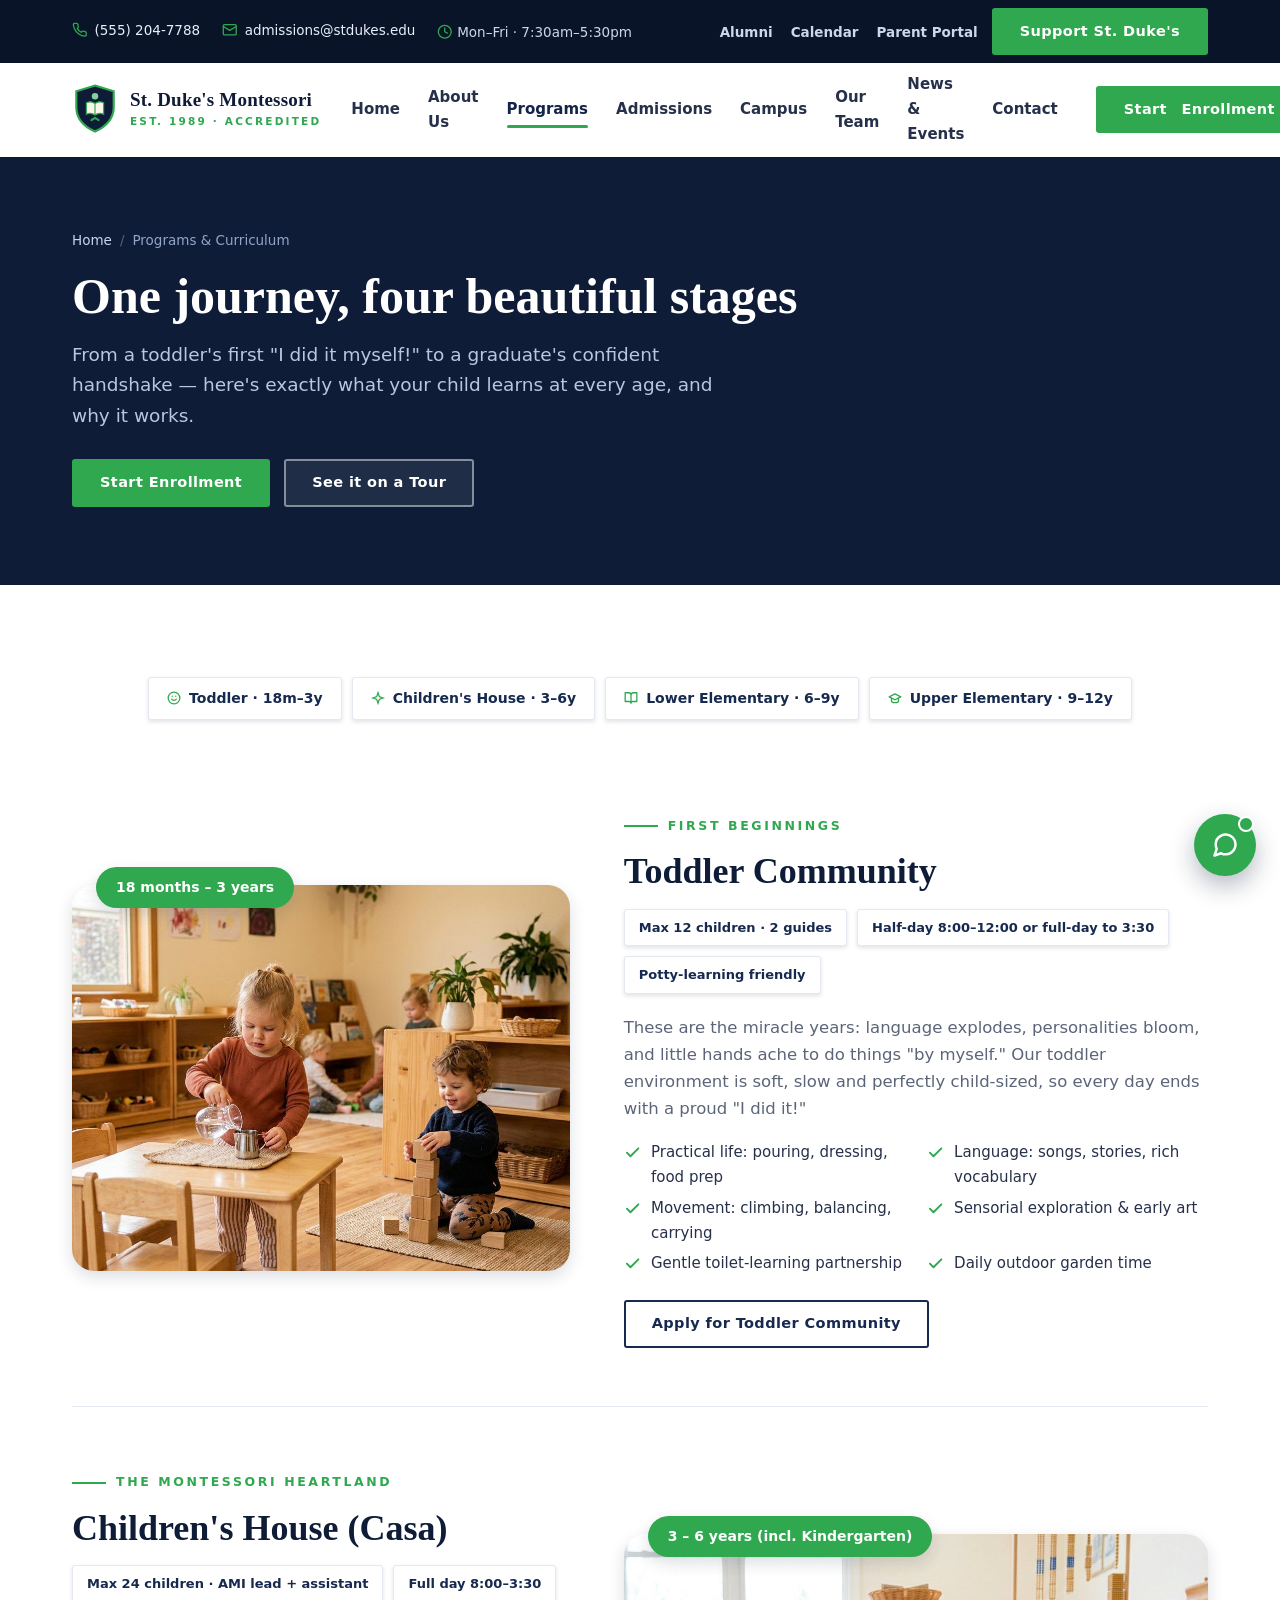
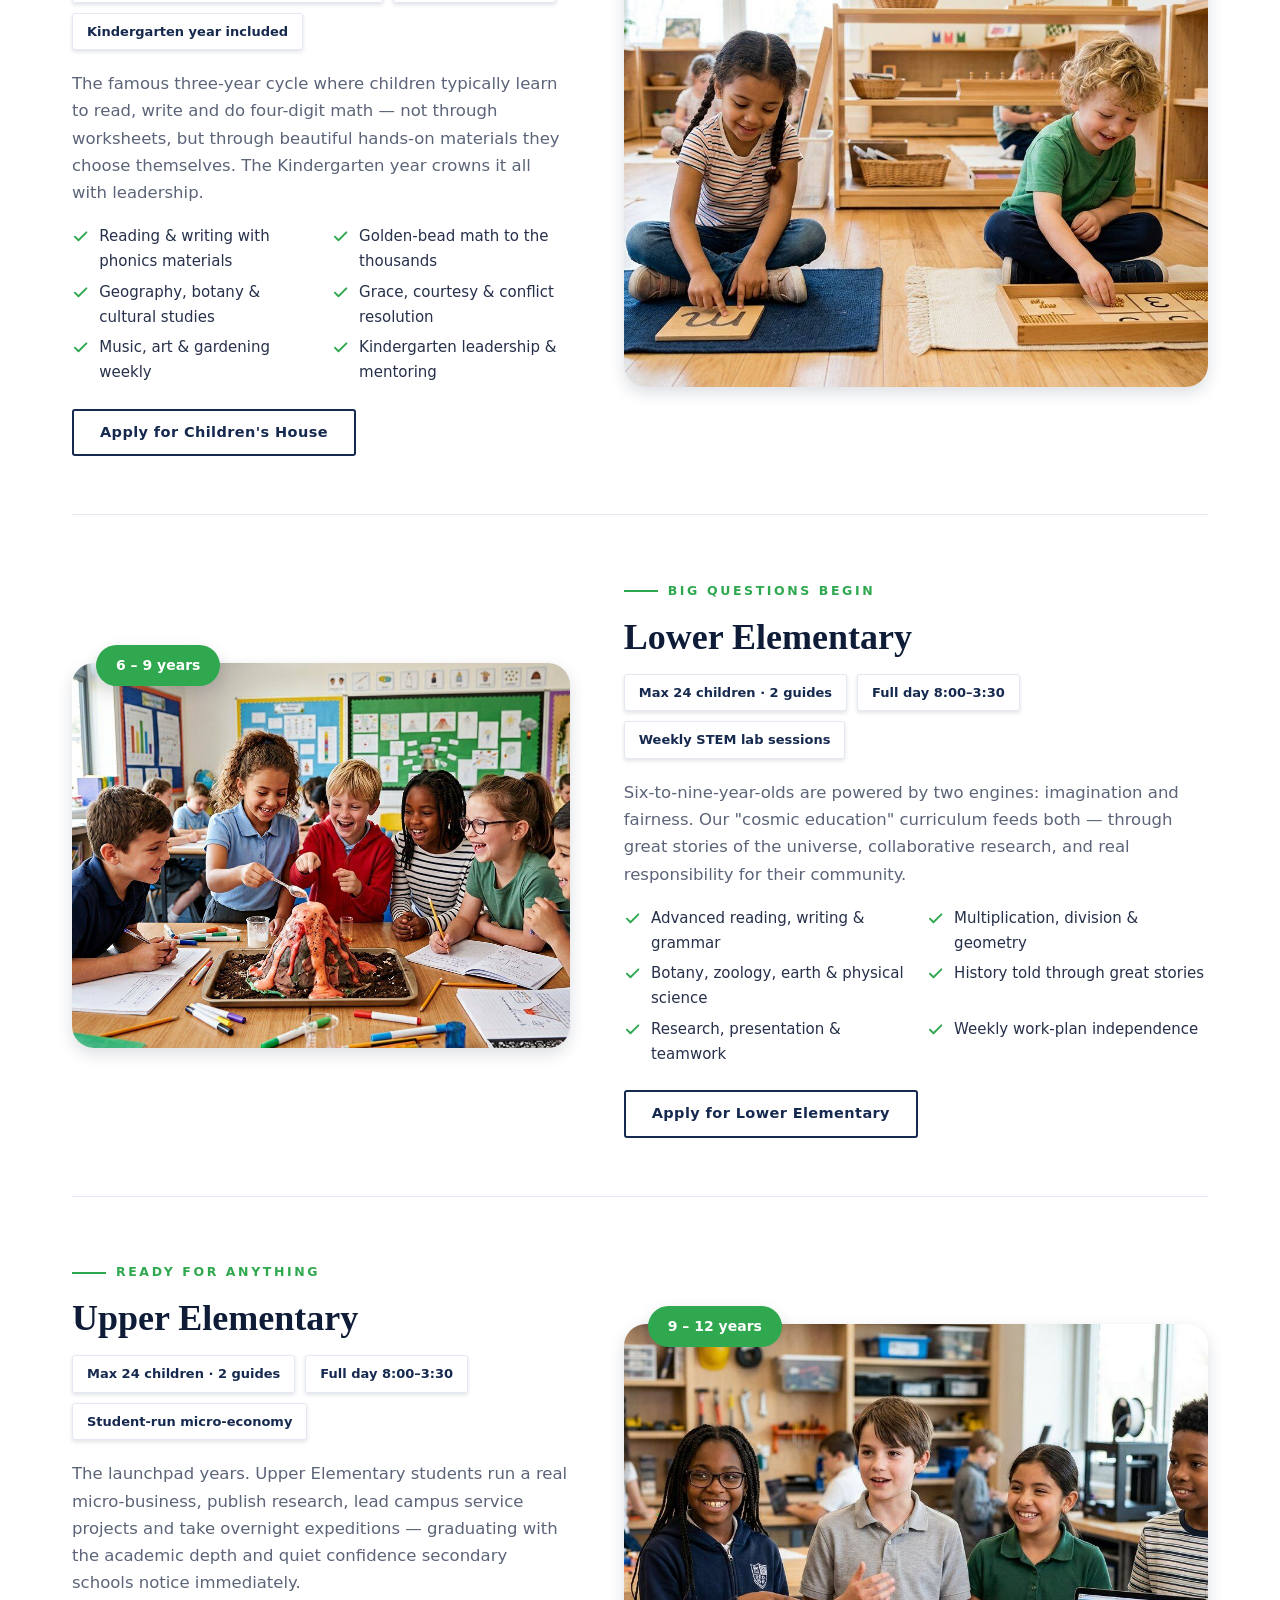
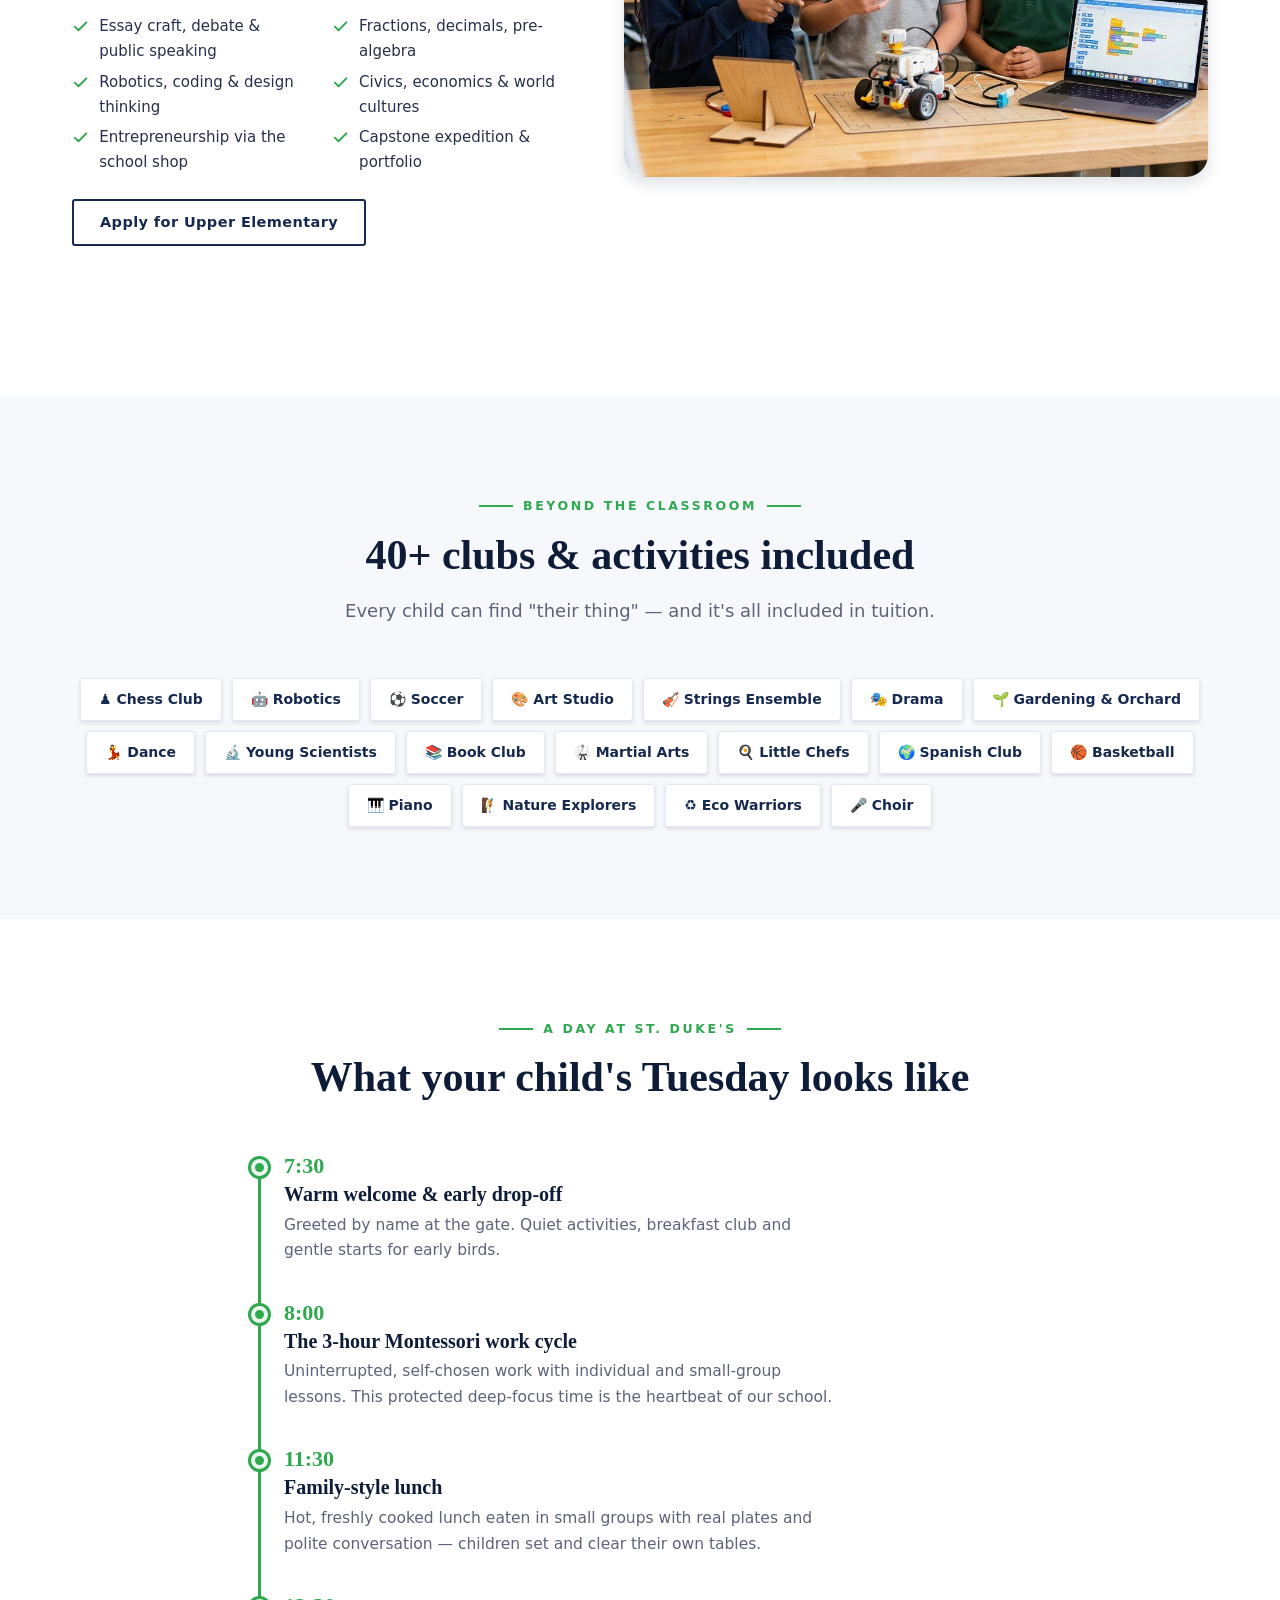
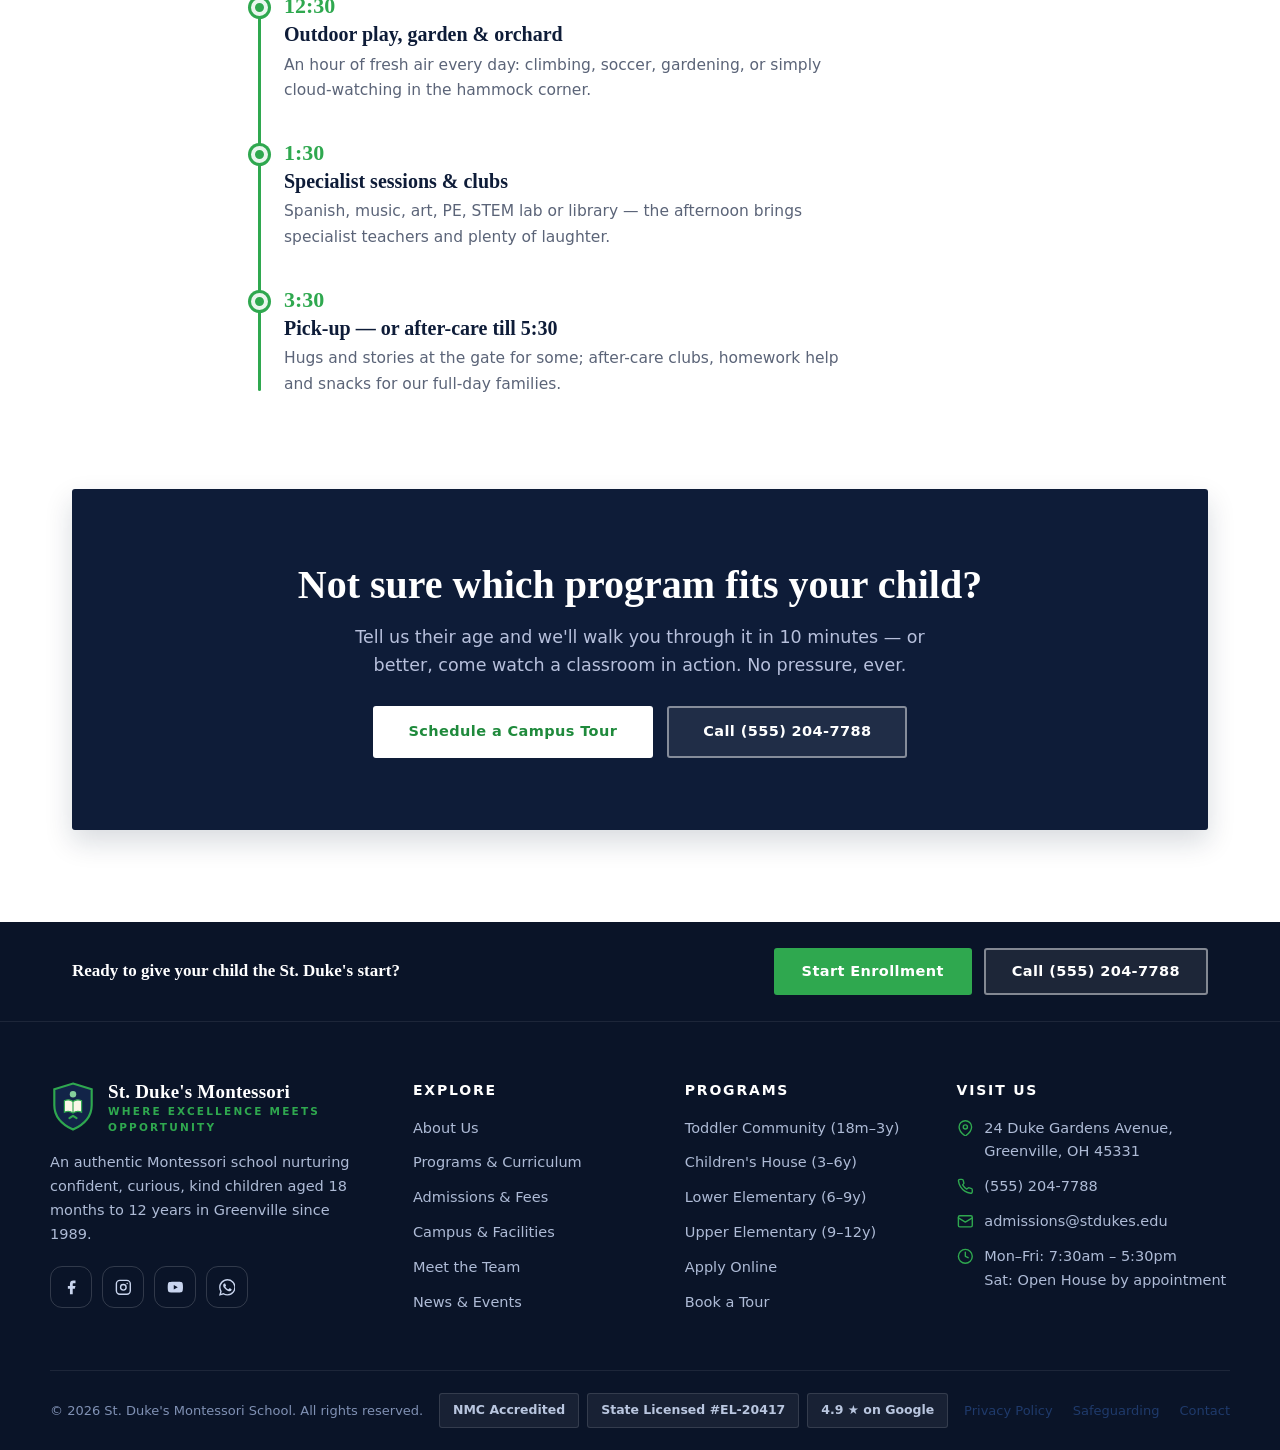
<file: programs.html>
<!DOCTYPE html>
<html lang="en">
<head>
  <meta charset="UTF-8">
  <meta name="viewport" content="width=device-width, initial-scale=1.0">
  <title>Programs &amp; Curriculum | St. Duke's Montessori — Ages 18 Months to 12 Years</title>
  <meta name="description" content="Explore St. Duke's Montessori programs: Toddler Community (18m–3y), Children's House (3–6y), Lower Elementary (6–9y) and Upper Elementary (9–12y). See exactly what your child learns at every age.">
  <link rel="icon" type="image/svg+xml" href="favicon.svg">
  <link rel="stylesheet" href="css/styles.css">
</head>
<body>
  <a class="skip-link" href="#main">Skip to main content</a>

  <div class="topbar">
    <div class="container topbar-inner">
      <ul class="topbar-contact">
        <li>
          <a href="tel:+15552047788">
            <svg class="icon" viewBox="0 0 24 24" fill="none" stroke="currentColor" stroke-width="2" stroke-linecap="round" stroke-linejoin="round"><path d="M22 16.92v3a2 2 0 0 1-2.18 2 19.79 19.79 0 0 1-8.63-3.07 19.5 19.5 0 0 1-6-6 19.79 19.79 0 0 1-3.07-8.67A2 2 0 0 1 4.11 2h3a2 2 0 0 1 2 1.72c.12.9.34 1.79.66 2.64a2 2 0 0 1-.45 2.11L8.09 9.91a16 16 0 0 0 6 6l1.44-1.23a2 2 0 0 1 2.11-.45c.85.32 1.74.54 2.64.66A2 2 0 0 1 22 16.92z"/></svg>
            (555) 204-7788
          </a>
        </li>
        <li>
          <a href="mailto:admissions@stdukes.edu">
            <svg class="icon" viewBox="0 0 24 24" fill="none" stroke="currentColor" stroke-width="2" stroke-linecap="round" stroke-linejoin="round"><rect x="2" y="4" width="20" height="16" rx="2"/><path d="m22 7-10 6L2 7"/></svg>
            admissions@stdukes.edu
          </a>
        </li>
        <li class="hours-item">
          <svg class="icon" viewBox="0 0 24 24" fill="none" stroke="currentColor" stroke-width="2" stroke-linecap="round" stroke-linejoin="round" style="color:var(--gold)"><circle cx="12" cy="12" r="10"/><path d="M12 6v6l4 2"/></svg>
          Mon–Fri · 7:30am–5:30pm
        </li>
      </ul>
      <div class="topbar-right">
        <span class="topbar-links">
          <a href="events.html">Alumni</a>
          <a href="events.html">Calendar</a>
          <a href="contact.html">Parent Portal</a>
        </span>
        <a class="btn btn-red btn-sm" href="contact.html">Support St. Duke's</a>
      </div>
    </div>
  </div>

  <header class="site-header">
    <div class="container header-inner">
      <a class="brand" href="index.html" aria-label="St. Duke's Montessori School — home">
        <svg class="brand-crest" viewBox="0 0 64 72" aria-hidden="true">
          <path d="M32 2l26 8v22c0 16-11 27-26 34C17 59 6 48 6 32V10l26-8z" fill="#0e1c38"/>
          <path d="M32 2l26 8v22c0 16-11 27-26 34C17 59 6 48 6 32V10l26-8z" fill="none" stroke="#c9a227" stroke-width="3"/>
          <path d="M20 42c4-2 8-2 12 1 4-3 8-3 12-1v-16c-4-2-8-2-12 1-4-3-8-3-12-1v16z" fill="#fbf6e7" stroke="#c9a227" stroke-width="1.6"/>
          <path d="M32 27v16" stroke="#c9a227" stroke-width="1.6"/>
          <circle cx="32" cy="17" r="4.5" fill="#f2c94c"/>
          <path d="M27 50l5-3 5 3" stroke="#2e8b57" stroke-width="3" fill="none" stroke-linecap="round" stroke-linejoin="round"/>
        </svg>
        <span class="brand-text">
          <span class="brand-name">St. Duke's Montessori</span>
          <span class="brand-tag">Est. 1989 · Accredited</span>
        </span>
      </a>
      <nav class="nav" id="primary-nav" aria-label="Primary navigation">
        <ul>
          <li><a href="index.html">Home</a></li>
          <li><a href="about.html">About Us</a></li>
          <li><a href="programs.html" aria-current="page">Programs</a></li>
          <li><a href="admissions.html">Admissions</a></li>
          <li><a href="facilities.html">Campus</a></li>
          <li><a href="team.html">Our Team</a></li>
          <li><a href="events.html">News &amp; Events</a></li>
          <li><a href="contact.html">Contact</a></li>
        </ul>
      </nav>
      <div class="header-actions">
        <a class="btn btn-red" href="admissions.html#apply"><span class="header-cta-text">Start&nbsp;</span>Enrollment</a>
        <button class="nav-toggle" aria-expanded="false" aria-controls="primary-nav" aria-label="Toggle menu">
          <svg class="icon" viewBox="0 0 24 24" fill="none" stroke="currentColor" stroke-width="2.4" stroke-linecap="round"><path d="M4 7h16M4 12h16M4 17h16"/></svg>
        </button>
      </div>
    </div>
  </header>

  <main id="main">
    <section class="page-hero">
      <div class="container">
        <nav class="breadcrumb" aria-label="Breadcrumb">
          <a href="index.html">Home</a><span class="sep">/</span><span>Programs &amp; Curriculum</span>
        </nav>
        <h1>One journey, four beautiful stages</h1>
        <p class="lead">From a toddler's first "I did it myself!" to a graduate's confident handshake — here's exactly what your child learns at every age, and why it works.</p>
        <div class="hero-actions">
          <a class="btn btn-red" href="admissions.html#apply">Start Enrollment</a>
          <a class="btn btn-ghost-light" href="contact.html#tour">See it on a Tour</a>
        </div>
      </div>
    </section>

    <!-- Quick nav -->
    <section class="section" style="padding-bottom: 0;">
      <div class="container">
        <div class="chip-cloud reveal">
          <a class="chip" href="#toddler"><svg class="icon" viewBox="0 0 24 24" fill="none" stroke="currentColor" stroke-width="2.2" stroke-linecap="round"><circle cx="12" cy="12" r="10"/><path d="M8 14s1.5 2 4 2 4-2 4-2M9 9h.01M15 9h.01"/></svg>Toddler · 18m–3y</a>
          <a class="chip" href="#casa"><svg class="icon" viewBox="0 0 24 24" fill="none" stroke="currentColor" stroke-width="2.2" stroke-linecap="round"><path d="m12 3-1.9 5.8a2 2 0 0 1-1.3 1.3L3 12l5.8 1.9a2 2 0 0 1 1.3 1.3L12 21l1.9-5.8a2 2 0 0 1 1.3-1.3L21 12l-5.8-1.9a2 2 0 0 1-1.3-1.3L12 3Z"/></svg>Children's House · 3–6y</a>
          <a class="chip" href="#lower"><svg class="icon" viewBox="0 0 24 24" fill="none" stroke="currentColor" stroke-width="2.2" stroke-linecap="round" stroke-linejoin="round"><path d="M2 3h6a4 4 0 0 1 4 4v14a3 3 0 0 0-3-3H2zM22 3h-6a4 4 0 0 0-4 4v14a3 3 0 0 1 3-3h7z"/></svg>Lower Elementary · 6–9y</a>
          <a class="chip" href="#upper"><svg class="icon" viewBox="0 0 24 24" fill="none" stroke="currentColor" stroke-width="2.2" stroke-linecap="round" stroke-linejoin="round"><path d="M22 10 12 5 2 10l10 5 10-5zM6 12v5c0 1.7 2.7 3 6 3s6-1.3 6-3v-5"/></svg>Upper Elementary · 9–12y</a>
        </div>
      </div>
    </section>

    <section class="section" style="padding-top: 30px;">
      <div class="container">

        <!-- Toddler -->
        <article class="program-detail" id="toddler">
          <div class="pd-media reveal">
            <img src="assets/img/program-toddler.jpg" alt="Toddlers practicing pouring and stacking in the Toddler Community" loading="lazy">
            <span class="pd-age">18 months – 3 years</span>
          </div>
          <div class="reveal reveal-d1">
            <span class="eyebrow">First beginnings</span>
            <h2 style="font-size: clamp(26px, 3.4vw, 36px);">Toddler Community</h2>
            <div class="pd-info-chips" style="margin-top: 16px;">
              <span class="chip">Max 12 children · 2 guides</span>
              <span class="chip">Half-day 8:00–12:00 or full-day to 3:30</span>
              <span class="chip">Potty-learning friendly</span>
            </div>
            <p style="color: var(--muted); font-size: 16.5px;">These are the miracle years: language explodes, personalities bloom, and little hands ache to do things "by myself." Our toddler environment is soft, slow and perfectly child-sized, so every day ends with a proud "I did it!"</p>
            <ul class="learn-grid">
              <li><svg class="icon" viewBox="0 0 24 24" fill="none" stroke="currentColor" stroke-width="2.6" stroke-linecap="round" stroke-linejoin="round"><path d="M20 6 9 17l-5-5"/></svg><span>Practical life: pouring, dressing, food prep</span></li>
              <li><svg class="icon" viewBox="0 0 24 24" fill="none" stroke="currentColor" stroke-width="2.6" stroke-linecap="round" stroke-linejoin="round"><path d="M20 6 9 17l-5-5"/></svg><span>Language: songs, stories, rich vocabulary</span></li>
              <li><svg class="icon" viewBox="0 0 24 24" fill="none" stroke="currentColor" stroke-width="2.6" stroke-linecap="round" stroke-linejoin="round"><path d="M20 6 9 17l-5-5"/></svg><span>Movement: climbing, balancing, carrying</span></li>
              <li><svg class="icon" viewBox="0 0 24 24" fill="none" stroke="currentColor" stroke-width="2.6" stroke-linecap="round" stroke-linejoin="round"><path d="M20 6 9 17l-5-5"/></svg><span>Sensorial exploration &amp; early art</span></li>
              <li><svg class="icon" viewBox="0 0 24 24" fill="none" stroke="currentColor" stroke-width="2.6" stroke-linecap="round" stroke-linejoin="round"><path d="M20 6 9 17l-5-5"/></svg><span>Gentle toilet-learning partnership</span></li>
              <li><svg class="icon" viewBox="0 0 24 24" fill="none" stroke="currentColor" stroke-width="2.6" stroke-linecap="round" stroke-linejoin="round"><path d="M20 6 9 17l-5-5"/></svg><span>Daily outdoor garden time</span></li>
            </ul>
            <a class="btn btn-outline" href="admissions.html#apply">Apply for Toddler Community</a>
          </div>
        </article>

        <!-- Children's House -->
        <article class="program-detail reverse" id="casa">
          <div class="pd-media reveal">
            <img src="assets/img/program-casa.jpg" alt="Preschool children working with golden beads and sandpaper letters in the Children's House" loading="lazy">
            <span class="pd-age">3 – 6 years (incl. Kindergarten)</span>
          </div>
          <div class="reveal reveal-d1">
            <span class="eyebrow">The Montessori heartland</span>
            <h2 style="font-size: clamp(26px, 3.4vw, 36px);">Children's House (Casa)</h2>
            <div class="pd-info-chips" style="margin-top: 16px;">
              <span class="chip">Max 24 children · AMI lead + assistant</span>
              <span class="chip">Full day 8:00–3:30</span>
              <span class="chip">Kindergarten year included</span>
            </div>
            <p style="color: var(--muted); font-size: 16.5px;">The famous three-year cycle where children typically learn to read, write and do four-digit math — not through worksheets, but through beautiful hands-on materials they choose themselves. The Kindergarten year crowns it all with leadership.</p>
            <ul class="learn-grid">
              <li><svg class="icon" viewBox="0 0 24 24" fill="none" stroke="currentColor" stroke-width="2.6" stroke-linecap="round" stroke-linejoin="round"><path d="M20 6 9 17l-5-5"/></svg><span>Reading &amp; writing with phonics materials</span></li>
              <li><svg class="icon" viewBox="0 0 24 24" fill="none" stroke="currentColor" stroke-width="2.6" stroke-linecap="round" stroke-linejoin="round"><path d="M20 6 9 17l-5-5"/></svg><span>Golden-bead math to the thousands</span></li>
              <li><svg class="icon" viewBox="0 0 24 24" fill="none" stroke="currentColor" stroke-width="2.6" stroke-linecap="round" stroke-linejoin="round"><path d="M20 6 9 17l-5-5"/></svg><span>Geography, botany &amp; cultural studies</span></li>
              <li><svg class="icon" viewBox="0 0 24 24" fill="none" stroke="currentColor" stroke-width="2.6" stroke-linecap="round" stroke-linejoin="round"><path d="M20 6 9 17l-5-5"/></svg><span>Grace, courtesy &amp; conflict resolution</span></li>
              <li><svg class="icon" viewBox="0 0 24 24" fill="none" stroke="currentColor" stroke-width="2.6" stroke-linecap="round" stroke-linejoin="round"><path d="M20 6 9 17l-5-5"/></svg><span>Music, art &amp; gardening weekly</span></li>
              <li><svg class="icon" viewBox="0 0 24 24" fill="none" stroke="currentColor" stroke-width="2.6" stroke-linecap="round" stroke-linejoin="round"><path d="M20 6 9 17l-5-5"/></svg><span>Kindergarten leadership &amp; mentoring</span></li>
            </ul>
            <a class="btn btn-outline" href="admissions.html#apply">Apply for Children's House</a>
          </div>
        </article>

        <!-- Lower Elementary -->
        <article class="program-detail" id="lower">
          <div class="pd-media reveal">
            <img src="assets/img/program-elementary.jpg" alt="Lower Elementary students building a volcano model during a science project" loading="lazy">
            <span class="pd-age">6 – 9 years</span>
          </div>
          <div class="reveal reveal-d1">
            <span class="eyebrow">Big questions begin</span>
            <h2 style="font-size: clamp(26px, 3.4vw, 36px);">Lower Elementary</h2>
            <div class="pd-info-chips" style="margin-top: 16px;">
              <span class="chip">Max 24 children · 2 guides</span>
              <span class="chip">Full day 8:00–3:30</span>
              <span class="chip">Weekly STEM lab sessions</span>
            </div>
            <p style="color: var(--muted); font-size: 16.5px;">Six-to-nine-year-olds are powered by two engines: imagination and fairness. Our "cosmic education" curriculum feeds both — through great stories of the universe, collaborative research, and real responsibility for their community.</p>
            <ul class="learn-grid">
              <li><svg class="icon" viewBox="0 0 24 24" fill="none" stroke="currentColor" stroke-width="2.6" stroke-linecap="round" stroke-linejoin="round"><path d="M20 6 9 17l-5-5"/></svg><span>Advanced reading, writing &amp; grammar</span></li>
              <li><svg class="icon" viewBox="0 0 24 24" fill="none" stroke="currentColor" stroke-width="2.6" stroke-linecap="round" stroke-linejoin="round"><path d="M20 6 9 17l-5-5"/></svg><span>Multiplication, division &amp; geometry</span></li>
              <li><svg class="icon" viewBox="0 0 24 24" fill="none" stroke="currentColor" stroke-width="2.6" stroke-linecap="round" stroke-linejoin="round"><path d="M20 6 9 17l-5-5"/></svg><span>Botany, zoology, earth &amp; physical science</span></li>
              <li><svg class="icon" viewBox="0 0 24 24" fill="none" stroke="currentColor" stroke-width="2.6" stroke-linecap="round" stroke-linejoin="round"><path d="M20 6 9 17l-5-5"/></svg><span>History told through great stories</span></li>
              <li><svg class="icon" viewBox="0 0 24 24" fill="none" stroke="currentColor" stroke-width="2.6" stroke-linecap="round" stroke-linejoin="round"><path d="M20 6 9 17l-5-5"/></svg><span>Research, presentation &amp; teamwork</span></li>
              <li><svg class="icon" viewBox="0 0 24 24" fill="none" stroke="currentColor" stroke-width="2.6" stroke-linecap="round" stroke-linejoin="round"><path d="M20 6 9 17l-5-5"/></svg><span>Weekly work-plan independence</span></li>
            </ul>
            <a class="btn btn-outline" href="admissions.html#apply">Apply for Lower Elementary</a>
          </div>
        </article>

        <!-- Upper Elementary -->
        <article class="program-detail reverse" id="upper">
          <div class="pd-media reveal">
            <img src="assets/img/program-upper.jpg" alt="Upper Elementary students presenting a robotics project in the makerspace" loading="lazy">
            <span class="pd-age">9 – 12 years</span>
          </div>
          <div class="reveal reveal-d1">
            <span class="eyebrow">Ready for anything</span>
            <h2 style="font-size: clamp(26px, 3.4vw, 36px);">Upper Elementary</h2>
            <div class="pd-info-chips" style="margin-top: 16px;">
              <span class="chip">Max 24 children · 2 guides</span>
              <span class="chip">Full day 8:00–3:30</span>
              <span class="chip">Student-run micro-economy</span>
            </div>
            <p style="color: var(--muted); font-size: 16.5px;">The launchpad years. Upper Elementary students run a real micro-business, publish research, lead campus service projects and take overnight expeditions — graduating with the academic depth and quiet confidence secondary schools notice immediately.</p>
            <ul class="learn-grid">
              <li><svg class="icon" viewBox="0 0 24 24" fill="none" stroke="currentColor" stroke-width="2.6" stroke-linecap="round" stroke-linejoin="round"><path d="M20 6 9 17l-5-5"/></svg><span>Essay craft, debate &amp; public speaking</span></li>
              <li><svg class="icon" viewBox="0 0 24 24" fill="none" stroke="currentColor" stroke-width="2.6" stroke-linecap="round" stroke-linejoin="round"><path d="M20 6 9 17l-5-5"/></svg><span>Fractions, decimals, pre-algebra</span></li>
              <li><svg class="icon" viewBox="0 0 24 24" fill="none" stroke="currentColor" stroke-width="2.6" stroke-linecap="round" stroke-linejoin="round"><path d="M20 6 9 17l-5-5"/></svg><span>Robotics, coding &amp; design thinking</span></li>
              <li><svg class="icon" viewBox="0 0 24 24" fill="none" stroke="currentColor" stroke-width="2.6" stroke-linecap="round" stroke-linejoin="round"><path d="M20 6 9 17l-5-5"/></svg><span>Civics, economics &amp; world cultures</span></li>
              <li><svg class="icon" viewBox="0 0 24 24" fill="none" stroke="currentColor" stroke-width="2.6" stroke-linecap="round" stroke-linejoin="round"><path d="M20 6 9 17l-5-5"/></svg><span>Entrepreneurship via the school shop</span></li>
              <li><svg class="icon" viewBox="0 0 24 24" fill="none" stroke="currentColor" stroke-width="2.6" stroke-linecap="round" stroke-linejoin="round"><path d="M20 6 9 17l-5-5"/></svg><span>Capstone expedition &amp; portfolio</span></li>
            </ul>
            <a class="btn btn-outline" href="admissions.html#apply">Apply for Upper Elementary</a>
          </div>
        </article>

      </div>
    </section>

    <!-- Clubs -->
    <section class="section section-alt">
      <div class="container">
        <div class="section-head center reveal">
          <span class="eyebrow">Beyond the classroom</span>
          <h2>40+ clubs &amp; activities included</h2>
          <p class="lead">Every child can find "their thing" — and it's all included in tuition.</p>
        </div>
        <div class="chip-cloud reveal">
          <span class="chip">♟ Chess Club</span>
          <span class="chip">🤖 Robotics</span>
          <span class="chip">⚽ Soccer</span>
          <span class="chip">🎨 Art Studio</span>
          <span class="chip">🎻 Strings Ensemble</span>
          <span class="chip">🎭 Drama</span>
          <span class="chip">🌱 Gardening &amp; Orchard</span>
          <span class="chip">💃 Dance</span>
          <span class="chip">🔬 Young Scientists</span>
          <span class="chip">📚 Book Club</span>
          <span class="chip">🥋 Martial Arts</span>
          <span class="chip">🍳 Little Chefs</span>
          <span class="chip">🌍 Spanish Club</span>
          <span class="chip">🏀 Basketball</span>
          <span class="chip">🎹 Piano</span>
          <span class="chip">🧗 Nature Explorers</span>
          <span class="chip">♻️ Eco Warriors</span>
          <span class="chip">🎤 Choir</span>
        </div>
      </div>
    </section>

    <!-- Typical day -->
    <section class="section">
      <div class="container">
        <div class="section-head center reveal">
          <span class="eyebrow">A day at St. Duke's</span>
          <h2>What your child's Tuesday looks like</h2>
        </div>
        <div class="timeline">
          <div class="timeline-item reveal">
            <div class="timeline-year">7:30</div>
            <h3>Warm welcome &amp; early drop-off</h3>
            <p>Greeted by name at the gate. Quiet activities, breakfast club and gentle starts for early birds.</p>
          </div>
          <div class="timeline-item reveal">
            <div class="timeline-year">8:00</div>
            <h3>The 3-hour Montessori work cycle</h3>
            <p>Uninterrupted, self-chosen work with individual and small-group lessons. This protected deep-focus time is the heartbeat of our school.</p>
          </div>
          <div class="timeline-item reveal">
            <div class="timeline-year">11:30</div>
            <h3>Family-style lunch</h3>
            <p>Hot, freshly cooked lunch eaten in small groups with real plates and polite conversation — children set and clear their own tables.</p>
          </div>
          <div class="timeline-item reveal">
            <div class="timeline-year">12:30</div>
            <h3>Outdoor play, garden &amp; orchard</h3>
            <p>An hour of fresh air every day: climbing, soccer, gardening, or simply cloud-watching in the hammock corner.</p>
          </div>
          <div class="timeline-item reveal">
            <div class="timeline-year">1:30</div>
            <h3>Specialist sessions &amp; clubs</h3>
            <p>Spanish, music, art, PE, STEM lab or library — the afternoon brings specialist teachers and plenty of laughter.</p>
          </div>
          <div class="timeline-item reveal">
            <div class="timeline-year">3:30</div>
            <h3>Pick-up — or after-care till 5:30</h3>
            <p>Hugs and stories at the gate for some; after-care clubs, homework help and snacks for our full-day families.</p>
          </div>
        </div>
      </div>
    </section>

    <!-- CTA -->
    <section class="section" style="padding-top: 0;">
      <div class="container">
        <div class="cta-band reveal">
          <h2>Not sure which program fits your child?</h2>
          <p>Tell us their age and we'll walk you through it in 10 minutes — or better, come watch a classroom in action. No pressure, ever.</p>
          <div class="cta-actions">
            <a class="btn btn-white btn-lg" href="contact.html#tour">Schedule a Campus Tour</a>
            <a class="btn btn-ghost-light btn-lg" href="tel:+15552047788">Call (555) 204-7788</a>
          </div>
        </div>
      </div>
    </section>
  </main>

  <footer class="site-footer">
    <div class="footer-cta-line">
      <div class="container footer-cta-inner">
        <strong>Ready to give your child the St. Duke's start?</strong>
        <div style="display:flex; gap:12px; flex-wrap:wrap;">
          <a class="btn btn-red btn-sm" href="admissions.html#apply">Start Enrollment</a>
          <a class="btn btn-ghost-light btn-sm" href="tel:+15552047788">Call (555) 204-7788</a>
        </div>
      </div>
    </div>
    <div class="container footer-grid">
      <div class="footer-col footer-about">
        <a class="brand" href="index.html" aria-label="St. Duke's Montessori School — home">
          <svg class="brand-crest" viewBox="0 0 64 72" aria-hidden="true">
            <path d="M32 2l26 8v22c0 16-11 27-26 34C17 59 6 48 6 32V10l26-8z" fill="#122448"/>
            <path d="M32 2l26 8v22c0 16-11 27-26 34C17 59 6 48 6 32V10l26-8z" fill="none" stroke="#c9a227" stroke-width="3"/>
            <path d="M20 42c4-2 8-2 12 1 4-3 8-3 12-1v-16c-4-2-8-2-12 1-4-3-8-3-12-1v16z" fill="#fbf6e7" stroke="#c9a227" stroke-width="1.6"/>
            <path d="M32 27v16" stroke="#c9a227" stroke-width="1.6"/>
            <circle cx="32" cy="17" r="4.5" fill="#f2c94c"/>
            <path d="M27 50l5-3 5 3" stroke="#2e8b57" stroke-width="3" fill="none" stroke-linecap="round" stroke-linejoin="round"/>
          </svg>
          <span class="brand-text">
            <span class="brand-name" style="color:#fff;">St. Duke's Montessori</span>
            <span class="brand-tag">Where Excellence Meets Opportunity</span>
          </span>
        </a>
        <p>An authentic Montessori school nurturing confident, curious, kind children aged 18 months to 12 years in Greenville since 1989.</p>
        <div class="socials">
          <a href="#" aria-label="Facebook"><svg class="icon" viewBox="0 0 24 24" fill="currentColor"><path d="M18 2h-3a5 5 0 0 0-5 5v3H7v4h3v8h4v-8h3l1-4h-4V7a1 1 0 0 1 1-1h3z"/></svg></a>
          <a href="#" aria-label="Instagram"><svg class="icon" viewBox="0 0 24 24" fill="none" stroke="currentColor" stroke-width="2" stroke-linecap="round" stroke-linejoin="round"><rect x="2" y="2" width="20" height="20" rx="5"/><circle cx="12" cy="12" r="4"/><path d="M17.5 6.5h.01"/></svg></a>
          <a href="#" aria-label="YouTube"><svg class="icon" viewBox="0 0 24 24" fill="currentColor"><path d="M22.54 6.42a2.78 2.78 0 0 0-1.95-2C18.88 4 12 4 12 4s-6.88 0-8.59.46a2.78 2.78 0 0 0-1.95 2A29 29 0 0 0 1 11.75a29 29 0 0 0 .46 5.33 2.78 2.78 0 0 0 1.95 2c1.71.46 8.59.46 8.59.46s6.88 0 8.59-.46a2.78 2.78 0 0 0 1.95-2 29 29 0 0 0 .46-5.25 29 29 0 0 0-.46-5.41zM9.75 15.02V8.48l5.75 3.27z"/></svg></a>
          <a href="https://wa.me/15552047788" aria-label="WhatsApp"><svg class="icon" viewBox="0 0 24 24" fill="currentColor"><path d="M17.47 14.38c-.3-.15-1.76-.87-2.03-.97-.27-.1-.47-.15-.67.15-.2.3-.77.97-.94 1.17-.17.2-.35.22-.64.07-.3-.15-1.26-.46-2.39-1.47-.88-.79-1.48-1.76-1.65-2.06-.17-.3-.02-.46.13-.6.13-.13.3-.35.44-.52.15-.17.2-.3.3-.5.1-.2.05-.37-.02-.52-.08-.15-.67-1.62-.92-2.22-.24-.58-.49-.5-.67-.51h-.57c-.2 0-.52.07-.8.37-.27.3-1.04 1.02-1.04 2.5 0 1.47 1.07 2.89 1.22 3.09.15.2 2.1 3.2 5.08 4.49.71.3 1.26.49 1.7.63.71.22 1.36.19 1.87.11.57-.08 1.76-.72 2-1.41.25-.7.25-1.29.18-1.42-.08-.12-.27-.2-.57-.34zM12.05 21.79h-.01a9.87 9.87 0 0 1-5.03-1.38l-.36-.21-3.74.98 1-3.65-.24-.37a9.86 9.86 0 1 1 8.38 4.63zM12.05 0C5.5 0 .16 5.33.16 11.89c0 2.1.55 4.15 1.59 5.95L.06 24l6.3-1.65a11.9 11.9 0 0 0 5.68 1.45h.01c6.55 0 11.89-5.33 11.89-11.89 0-3.18-1.24-6.16-3.48-8.41A11.82 11.82 0 0 0 12.05 0z"/></svg></a>
        </div>
      </div>
      <div class="footer-col">
        <h4>Explore</h4>
        <ul>
          <li><a href="about.html">About Us</a></li>
          <li><a href="programs.html">Programs &amp; Curriculum</a></li>
          <li><a href="admissions.html">Admissions &amp; Fees</a></li>
          <li><a href="facilities.html">Campus &amp; Facilities</a></li>
          <li><a href="team.html">Meet the Team</a></li>
          <li><a href="events.html">News &amp; Events</a></li>
        </ul>
      </div>
      <div class="footer-col">
        <h4>Programs</h4>
        <ul>
          <li><a href="programs.html#toddler">Toddler Community (18m–3y)</a></li>
          <li><a href="programs.html#casa">Children's House (3–6y)</a></li>
          <li><a href="programs.html#lower">Lower Elementary (6–9y)</a></li>
          <li><a href="programs.html#upper">Upper Elementary (9–12y)</a></li>
          <li><a href="admissions.html#apply">Apply Online</a></li>
          <li><a href="contact.html#tour">Book a Tour</a></li>
        </ul>
      </div>
      <div class="footer-col">
        <h4>Visit Us</h4>
        <ul class="footer-contact">
          <li>
            <svg class="icon" viewBox="0 0 24 24" fill="none" stroke="currentColor" stroke-width="2" stroke-linecap="round" stroke-linejoin="round"><path d="M21 10c0 7-9 13-9 13s-9-6-9-13a9 9 0 0 1 18 0z"/><circle cx="12" cy="10" r="3"/></svg>
            <span>24 Duke Gardens Avenue,<br>Greenville, OH 45331</span>
          </li>
          <li>
            <svg class="icon" viewBox="0 0 24 24" fill="none" stroke="currentColor" stroke-width="2" stroke-linecap="round" stroke-linejoin="round"><path d="M22 16.92v3a2 2 0 0 1-2.18 2 19.79 19.79 0 0 1-8.63-3.07 19.5 19.5 0 0 1-6-6 19.79 19.79 0 0 1-3.07-8.67A2 2 0 0 1 4.11 2h3a2 2 0 0 1 2 1.72c.12.9.34 1.79.66 2.64a2 2 0 0 1-.45 2.11L8.09 9.91a16 16 0 0 0 6 6l1.44-1.23a2 2 0 0 1 2.11-.45c.85.32 1.74.54 2.64.66A2 2 0 0 1 22 16.92z"/></svg>
            <a href="tel:+15552047788">(555) 204-7788</a>
          </li>
          <li>
            <svg class="icon" viewBox="0 0 24 24" fill="none" stroke="currentColor" stroke-width="2" stroke-linecap="round" stroke-linejoin="round"><rect x="2" y="4" width="20" height="16" rx="2"/><path d="m22 7-10 6L2 7"/></svg>
            <a href="mailto:admissions@stdukes.edu">admissions@stdukes.edu</a>
          </li>
          <li>
            <svg class="icon" viewBox="0 0 24 24" fill="none" stroke="currentColor" stroke-width="2" stroke-linecap="round" stroke-linejoin="round"><circle cx="12" cy="12" r="10"/><path d="M12 6v6l4 2"/></svg>
            <span>Mon–Fri: 7:30am – 5:30pm<br>Sat: Open House by appointment</span>
          </li>
        </ul>
      </div>
    </div>
    <div class="container footer-bottom">
      <span>© 2026 St. Duke's Montessori School. All rights reserved.</span>
      <div class="footer-badges">
        <span class="mini-badge">NMC Accredited</span>
        <span class="mini-badge">State Licensed #EL-20417</span>
        <span class="mini-badge">4.9 ★ on Google</span>
      </div>
      <div class="links">
        <a href="#">Privacy Policy</a>
        <a href="#">Safeguarding</a>
        <a href="contact.html">Contact</a>
      </div>
    </div>
  </footer>

  <a class="call-fab" href="tel:+15552047788" aria-label="Call the school now">
    <svg class="icon" viewBox="0 0 24 24" fill="none" stroke="currentColor" stroke-width="2.2" stroke-linecap="round" stroke-linejoin="round"><path d="M22 16.92v3a2 2 0 0 1-2.18 2 19.79 19.79 0 0 1-8.63-3.07 19.5 19.5 0 0 1-6-6 19.79 19.79 0 0 1-3.07-8.67A2 2 0 0 1 4.11 2h3a2 2 0 0 1 2 1.72c.12.9.34 1.79.66 2.64a2 2 0 0 1-.45 2.11L8.09 9.91a16 16 0 0 0 6 6l1.44-1.23a2 2 0 0 1 2.11-.45c.85.32 1.74.54 2.64.66A2 2 0 0 1 22 16.92z"/></svg>
  </a>
  <button class="back-to-top" aria-label="Back to top">
    <svg class="icon" viewBox="0 0 24 24" fill="none" stroke="currentColor" stroke-width="2.6" stroke-linecap="round" stroke-linejoin="round"><path d="M12 19V5M5 12l7-7 7 7"/></svg>
  </button>
  <button class="chat-fab" aria-expanded="false" aria-label="Chat with our admissions assistant">
    <svg class="icon" viewBox="0 0 24 24" fill="none" stroke="currentColor" stroke-width="2.1" stroke-linecap="round" stroke-linejoin="round"><path d="M21 11.5a8.38 8.38 0 0 1-.9 3.8 8.5 8.5 0 0 1-7.6 4.7 8.38 8.38 0 0 1-3.8-.9L3 21l1.9-5.7a8.38 8.38 0 0 1-.9-3.8 8.5 8.5 0 0 1 4.7-7.6 8.38 8.38 0 0 1 3.8-.9h.5a8.48 8.48 0 0 1 8 8v.5z"/></svg>
    <span class="chat-badge" aria-hidden="true"></span>
  </button>
  <div class="chat-panel" role="dialog" aria-label="Admissions chat assistant" aria-modal="false">
    <div class="chat-head">
      <span class="chat-ava">SD</span>
      <span>
        <strong>Duke — Admissions Assistant</strong>
        <small>Online · replies instantly</small>
      </span>
      <button class="chat-close" aria-label="Close chat">
        <svg class="icon" viewBox="0 0 24 24" fill="none" stroke="currentColor" stroke-width="2.4" stroke-linecap="round"><path d="M6 6l12 12M18 6L6 18"/></svg>
      </button>
    </div>
    <div class="chat-body" aria-live="polite"></div>
    <div class="chat-quick">
      <button type="button" data-q="fees">💰 Fees</button>
      <button type="button" data-q="ages programs">🎒 Ages &amp; Programs</button>
      <button type="button" data-q="tour visit">📅 Book a tour</button>
      <button type="button" data-q="how do I apply enrollment">📝 How to apply</button>
    </div>
    <div class="chat-input">
      <input type="text" placeholder="Ask about fees, tours, programs…" aria-label="Type your question">
      <button type="button" aria-label="Send message">
        <svg class="icon" viewBox="0 0 24 24" fill="none" stroke="currentColor" stroke-width="2.2" stroke-linecap="round" stroke-linejoin="round"><path d="m22 2-7 20-4-9-9-4 20-7z"/></svg>
      </button>
    </div>
  </div>

  <script src="js/main.js" defer></script>
</body>
</html>
</file>
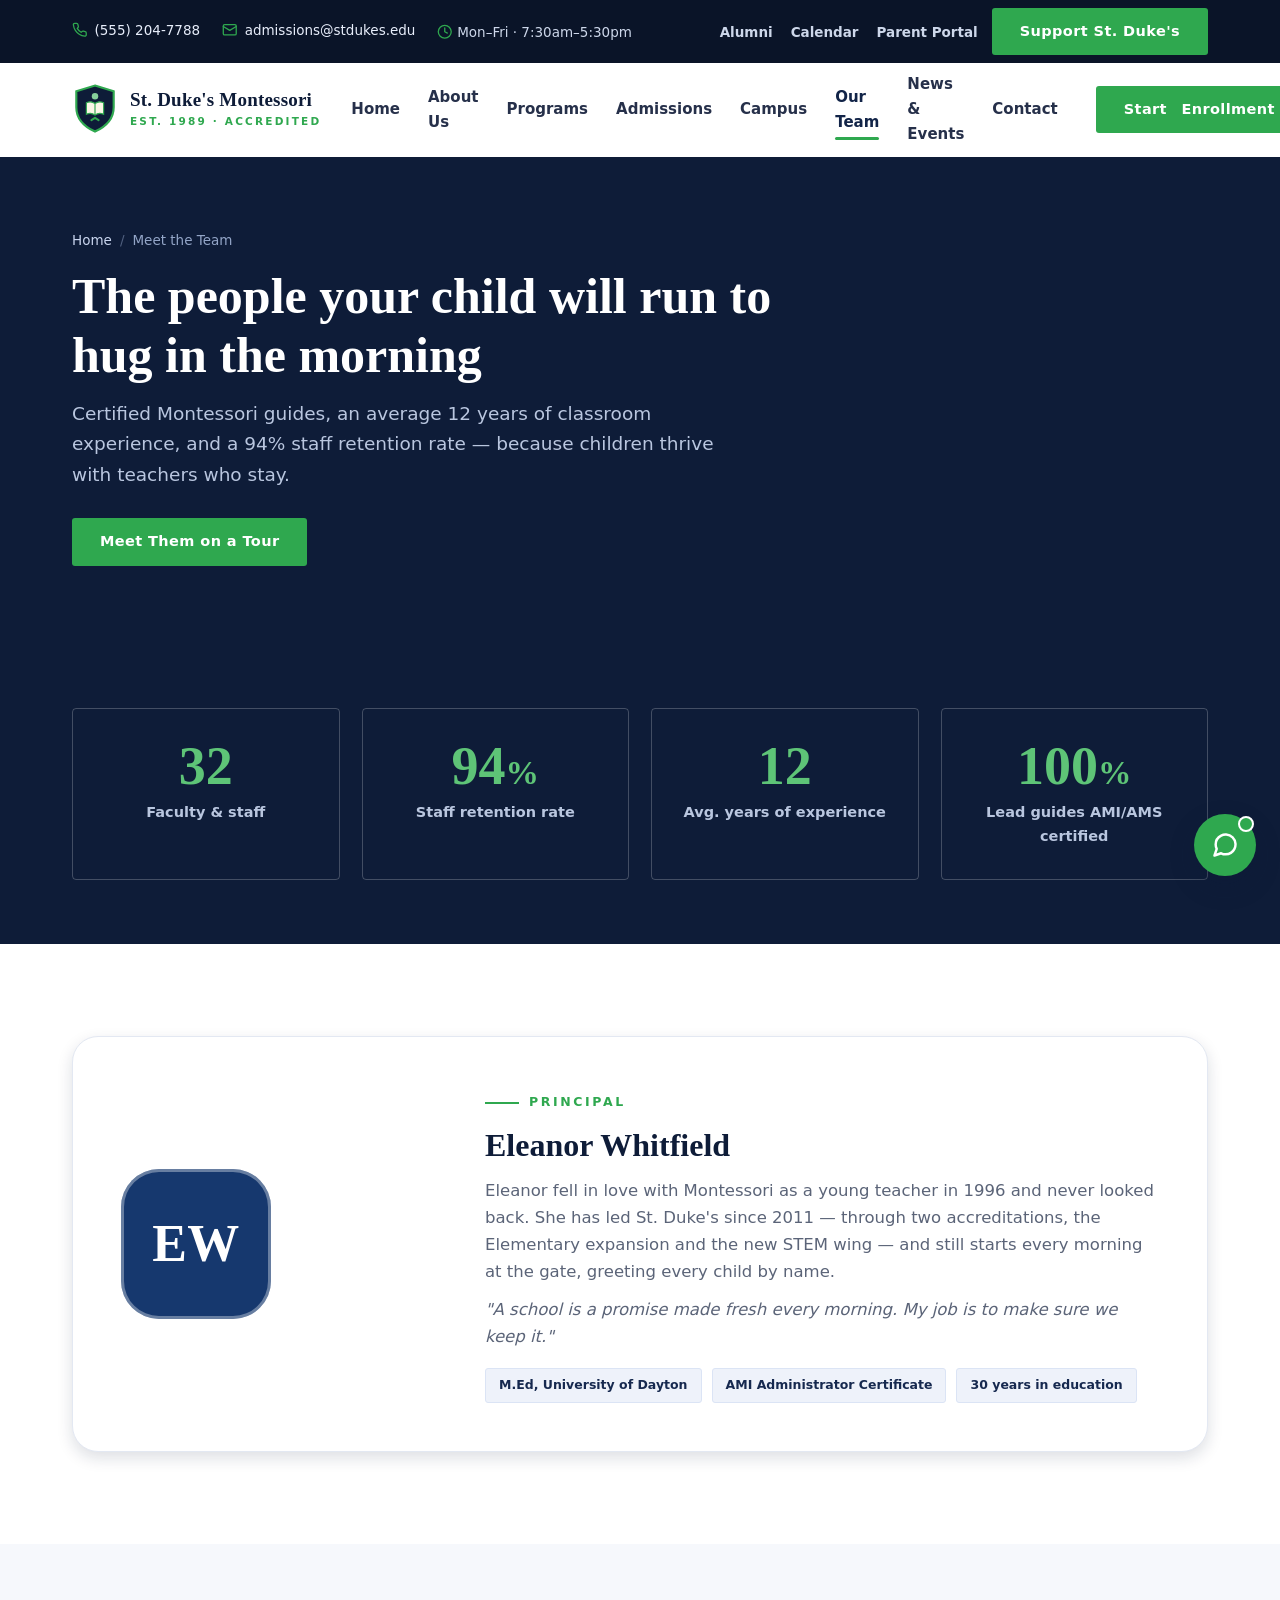
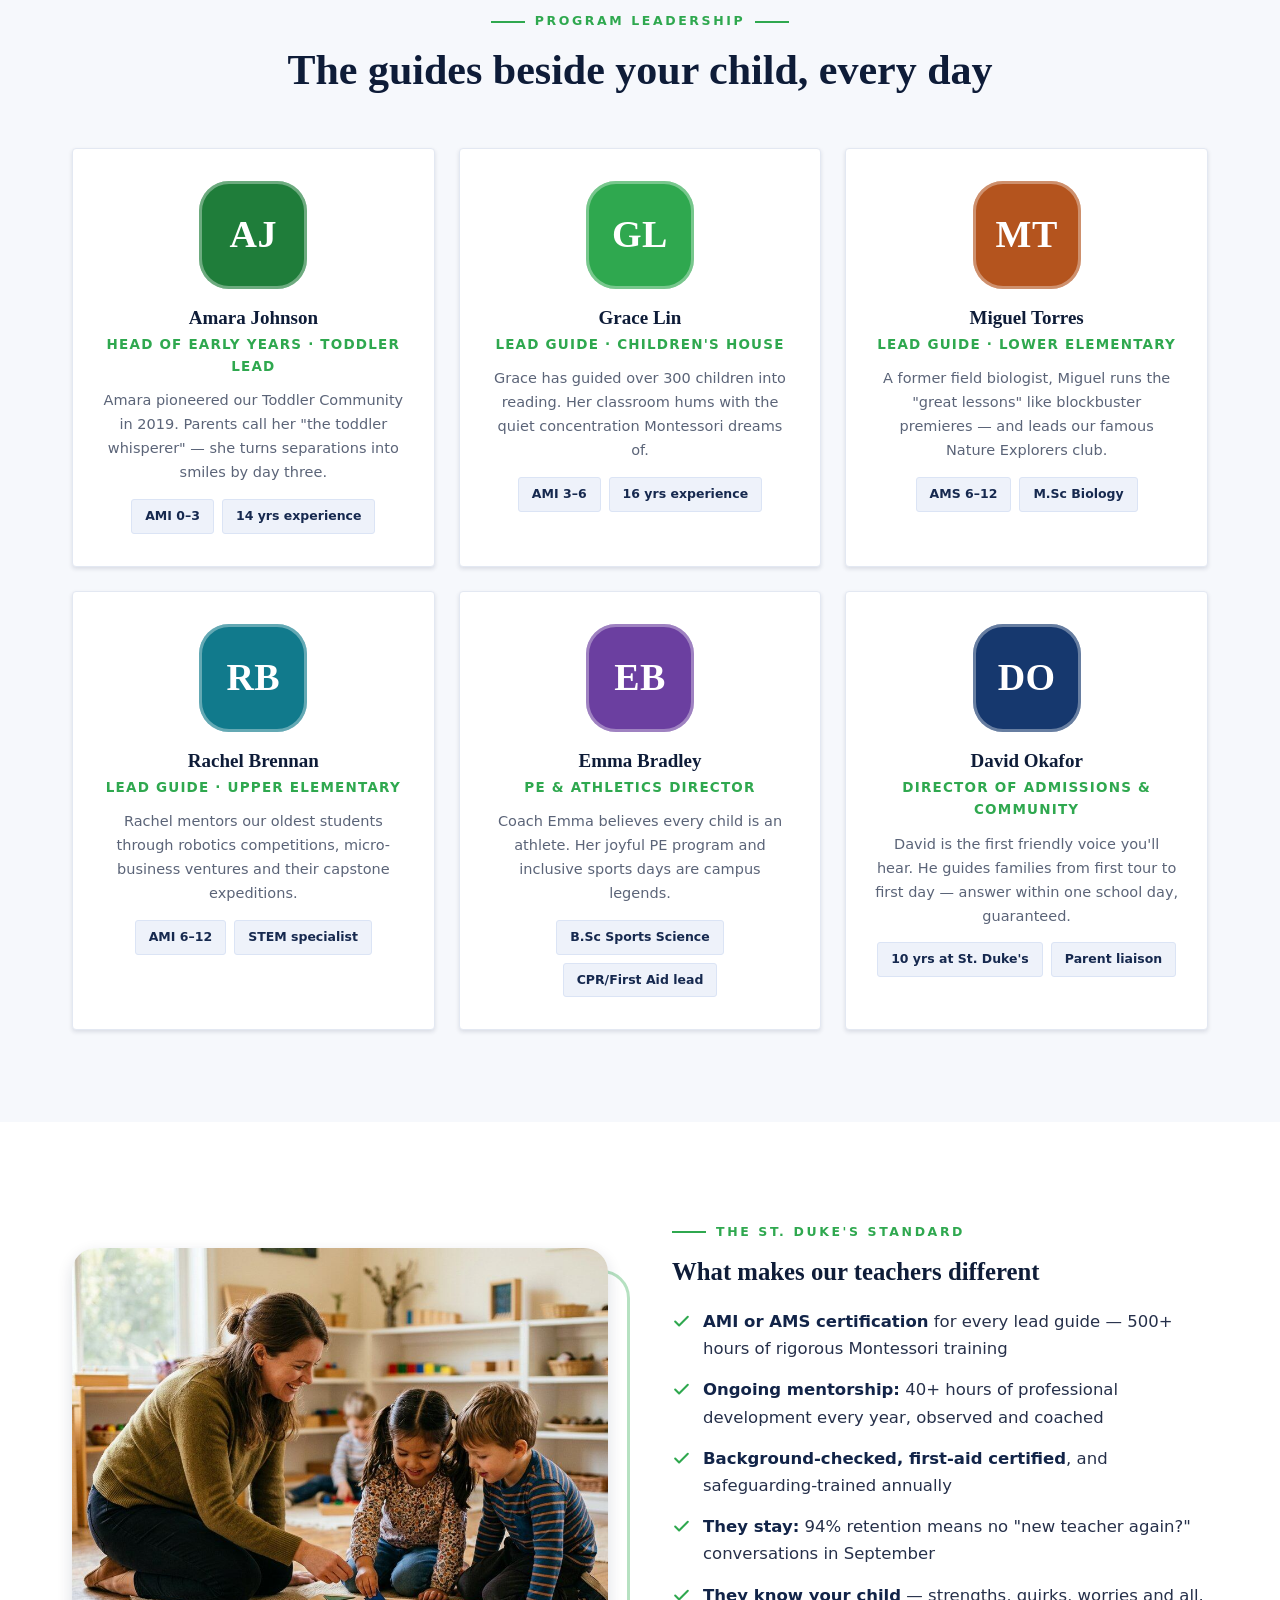
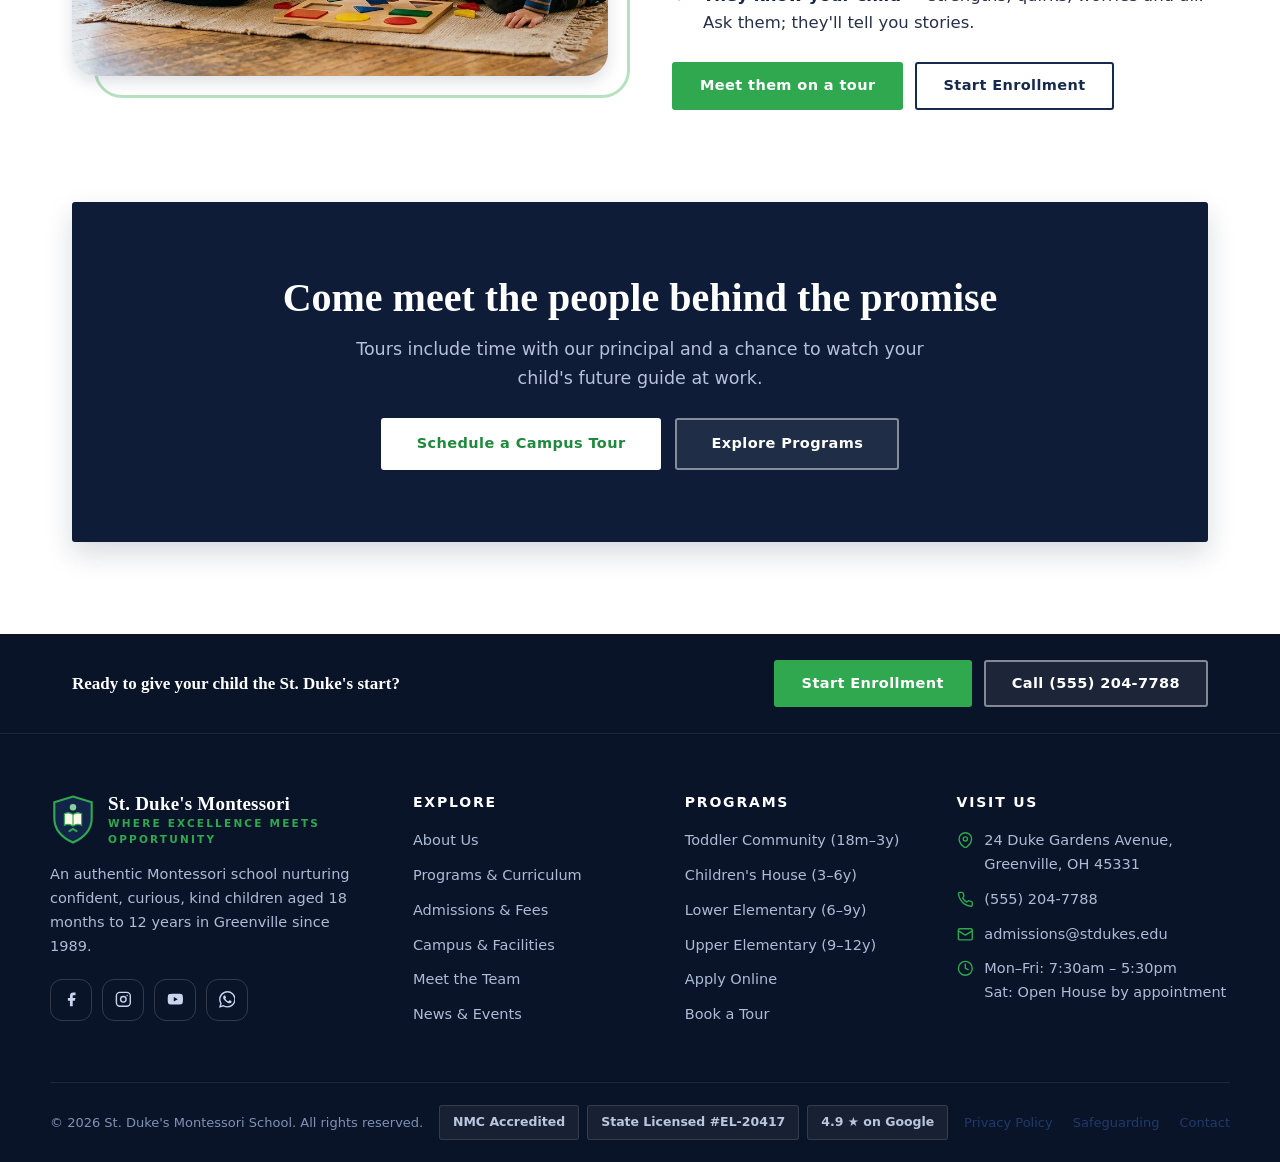
<file: team.html>
<!DOCTYPE html>
<html lang="en">
<head>
  <meta charset="UTF-8">
  <meta name="viewport" content="width=device-width, initial-scale=1.0">
  <title>Meet the Team | St. Duke's Montessori School — AMI &amp; AMS-Certified Guides</title>
  <meta name="description" content="Meet the people behind St. Duke's Montessori — AMI and AMS-certified principal, guides and specialists with an average of 12 years of experience and a 94% staff retention rate.">
  <link rel="icon" type="image/svg+xml" href="favicon.svg">
  <link rel="stylesheet" href="css/styles.css">
</head>
<body>
  <a class="skip-link" href="#main">Skip to main content</a>

  <div class="topbar">
    <div class="container topbar-inner">
      <ul class="topbar-contact">
        <li>
          <a href="tel:+15552047788">
            <svg class="icon" viewBox="0 0 24 24" fill="none" stroke="currentColor" stroke-width="2" stroke-linecap="round" stroke-linejoin="round"><path d="M22 16.92v3a2 2 0 0 1-2.18 2 19.79 19.79 0 0 1-8.63-3.07 19.5 19.5 0 0 1-6-6 19.79 19.79 0 0 1-3.07-8.67A2 2 0 0 1 4.11 2h3a2 2 0 0 1 2 1.72c.12.9.34 1.79.66 2.64a2 2 0 0 1-.45 2.11L8.09 9.91a16 16 0 0 0 6 6l1.44-1.23a2 2 0 0 1 2.11-.45c.85.32 1.74.54 2.64.66A2 2 0 0 1 22 16.92z"/></svg>
            (555) 204-7788
          </a>
        </li>
        <li>
          <a href="mailto:admissions@stdukes.edu">
            <svg class="icon" viewBox="0 0 24 24" fill="none" stroke="currentColor" stroke-width="2" stroke-linecap="round" stroke-linejoin="round"><rect x="2" y="4" width="20" height="16" rx="2"/><path d="m22 7-10 6L2 7"/></svg>
            admissions@stdukes.edu
          </a>
        </li>
        <li class="hours-item">
          <svg class="icon" viewBox="0 0 24 24" fill="none" stroke="currentColor" stroke-width="2" stroke-linecap="round" stroke-linejoin="round" style="color:var(--gold)"><circle cx="12" cy="12" r="10"/><path d="M12 6v6l4 2"/></svg>
          Mon–Fri · 7:30am–5:30pm
        </li>
      </ul>
      <div class="topbar-right">
        <span class="topbar-links">
          <a href="events.html">Alumni</a>
          <a href="events.html">Calendar</a>
          <a href="contact.html">Parent Portal</a>
        </span>
        <a class="btn btn-red btn-sm" href="contact.html">Support St. Duke's</a>
      </div>
    </div>
  </div>

  <header class="site-header">
    <div class="container header-inner">
      <a class="brand" href="index.html" aria-label="St. Duke's Montessori School — home">
        <svg class="brand-crest" viewBox="0 0 64 72" aria-hidden="true">
          <path d="M32 2l26 8v22c0 16-11 27-26 34C17 59 6 48 6 32V10l26-8z" fill="#0e1c38"/>
          <path d="M32 2l26 8v22c0 16-11 27-26 34C17 59 6 48 6 32V10l26-8z" fill="none" stroke="#c9a227" stroke-width="3"/>
          <path d="M20 42c4-2 8-2 12 1 4-3 8-3 12-1v-16c-4-2-8-2-12 1-4-3-8-3-12-1v16z" fill="#fbf6e7" stroke="#c9a227" stroke-width="1.6"/>
          <path d="M32 27v16" stroke="#c9a227" stroke-width="1.6"/>
          <circle cx="32" cy="17" r="4.5" fill="#f2c94c"/>
          <path d="M27 50l5-3 5 3" stroke="#2e8b57" stroke-width="3" fill="none" stroke-linecap="round" stroke-linejoin="round"/>
        </svg>
        <span class="brand-text">
          <span class="brand-name">St. Duke's Montessori</span>
          <span class="brand-tag">Est. 1989 · Accredited</span>
        </span>
      </a>
      <nav class="nav" id="primary-nav" aria-label="Primary navigation">
        <ul>
          <li><a href="index.html">Home</a></li>
          <li><a href="about.html">About Us</a></li>
          <li><a href="programs.html">Programs</a></li>
          <li><a href="admissions.html">Admissions</a></li>
          <li><a href="facilities.html">Campus</a></li>
          <li><a href="team.html" aria-current="page">Our Team</a></li>
          <li><a href="events.html">News &amp; Events</a></li>
          <li><a href="contact.html">Contact</a></li>
        </ul>
      </nav>
      <div class="header-actions">
        <a class="btn btn-red" href="admissions.html#apply"><span class="header-cta-text">Start&nbsp;</span>Enrollment</a>
        <button class="nav-toggle" aria-expanded="false" aria-controls="primary-nav" aria-label="Toggle menu">
          <svg class="icon" viewBox="0 0 24 24" fill="none" stroke="currentColor" stroke-width="2.4" stroke-linecap="round"><path d="M4 7h16M4 12h16M4 17h16"/></svg>
        </button>
      </div>
    </div>
  </header>

  <main id="main">
    <section class="page-hero">
      <div class="container">
        <nav class="breadcrumb" aria-label="Breadcrumb">
          <a href="index.html">Home</a><span class="sep">/</span><span>Meet the Team</span>
        </nav>
        <h1>The people your child will run to hug in the morning</h1>
        <p class="lead">Certified Montessori guides, an average 12 years of classroom experience, and a 94% staff retention rate — because children thrive with teachers who stay.</p>
        <div class="hero-actions">
          <a class="btn btn-red" href="contact.html#tour">Meet Them on a Tour</a>
        </div>
      </div>
    </section>

    <!-- Leadership stats -->
    <section class="section-navy section-sm">
      <div class="container">
        <div class="stats-grid">
          <div class="stat-card reveal">
            <div class="stat-num"><span data-count="32">32</span></div>
            <div class="stat-lbl">Faculty &amp; staff</div>
          </div>
          <div class="stat-card reveal reveal-d1">
            <div class="stat-num"><span data-count="94">94</span><span class="suffix">%</span></div>
            <div class="stat-lbl">Staff retention rate</div>
          </div>
          <div class="stat-card reveal reveal-d2">
            <div class="stat-num"><span data-count="12">12</span></div>
            <div class="stat-lbl">Avg. years of experience</div>
          </div>
          <div class="stat-card reveal reveal-d3">
            <div class="stat-num"><span data-count="100">100</span><span class="suffix">%</span></div>
            <div class="stat-lbl">Lead guides AMI/AMS certified</div>
          </div>
        </div>
      </div>
    </section>

    <!-- Principal -->
    <section class="section">
      <div class="container">
        <div class="principal-card reveal">
          <div>
            <span class="avatar avatar-xl avatar-1" aria-hidden="true">EW</span>
          </div>
          <div>
            <span class="eyebrow">Principal</span>
            <h2 style="font-size: clamp(24px, 3vw, 32px);">Eleanor Whitfield</h2>
            <p style="color: var(--muted); margin-top: 12px;">Eleanor fell in love with Montessori as a young teacher in 1996 and never looked back. She has led St. Duke's since 2011 — through two accreditations, the Elementary expansion and the new STEM wing — and still starts every morning at the gate, greeting every child by name.</p>
            <p style="color: var(--muted); margin-top: 10px; font-style: italic;">"A school is a promise made fresh every morning. My job is to make sure we keep it."</p>
            <div class="who-badges">
              <span class="mini-badge">M.Ed, University of Dayton</span>
              <span class="mini-badge">AMI Administrator Certificate</span>
              <span class="mini-badge">30 years in education</span>
            </div>
          </div>
        </div>
      </div>
    </section>

    <!-- Team grid -->
    <section class="section section-alt" style="padding-top: 60px;">
      <div class="container">
        <div class="section-head center reveal">
          <span class="eyebrow">Program leadership</span>
          <h2>The guides beside your child, every day</h2>
        </div>
        <div class="team-grid">
          <article class="team-card reveal">
            <span class="avatar avatar-lg avatar-3" aria-hidden="true">AJ</span>
            <h3>Amara Johnson</h3>
            <span class="role">Head of Early Years · Toddler Lead</span>
            <p>Amara pioneered our Toddler Community in 2019. Parents call her "the toddler whisperer" — she turns separations into smiles by day three.</p>
            <div class="creds">
              <span class="mini-badge">AMI 0–3</span>
              <span class="mini-badge">14 yrs experience</span>
            </div>
          </article>
          <article class="team-card reveal reveal-d1">
            <span class="avatar avatar-lg avatar-2" aria-hidden="true">GL</span>
            <h3>Grace Lin</h3>
            <span class="role">Lead Guide · Children's House</span>
            <p>Grace has guided over 300 children into reading. Her classroom hums with the quiet concentration Montessori dreams of.</p>
            <div class="creds">
              <span class="mini-badge">AMI 3–6</span>
              <span class="mini-badge">16 yrs experience</span>
            </div>
          </article>
          <article class="team-card reveal reveal-d2">
            <span class="avatar avatar-lg avatar-4" aria-hidden="true">MT</span>
            <h3>Miguel Torres</h3>
            <span class="role">Lead Guide · Lower Elementary</span>
            <p>A former field biologist, Miguel runs the "great lessons" like blockbuster premieres — and leads our famous Nature Explorers club.</p>
            <div class="creds">
              <span class="mini-badge">AMS 6–12</span>
              <span class="mini-badge">M.Sc Biology</span>
            </div>
          </article>
          <article class="team-card reveal">
            <span class="avatar avatar-lg avatar-6" aria-hidden="true">RB</span>
            <h3>Rachel Brennan</h3>
            <span class="role">Lead Guide · Upper Elementary</span>
            <p>Rachel mentors our oldest students through robotics competitions, micro-business ventures and their capstone expeditions.</p>
            <div class="creds">
              <span class="mini-badge">AMI 6–12</span>
              <span class="mini-badge">STEM specialist</span>
            </div>
          </article>
          <article class="team-card reveal reveal-d1">
            <span class="avatar avatar-lg avatar-5" aria-hidden="true">EB</span>
            <h3>Emma Bradley</h3>
            <span class="role">PE &amp; Athletics Director</span>
            <p>Coach Emma believes every child is an athlete. Her joyful PE program and inclusive sports days are campus legends.</p>
            <div class="creds">
              <span class="mini-badge">B.Sc Sports Science</span>
              <span class="mini-badge">CPR/First Aid lead</span>
            </div>
          </article>
          <article class="team-card reveal reveal-d2">
            <span class="avatar avatar-lg avatar-1" aria-hidden="true">DO</span>
            <h3>David Okafor</h3>
            <span class="role">Director of Admissions &amp; Community</span>
            <p>David is the first friendly voice you'll hear. He guides families from first tour to first day — answer within one school day, guaranteed.</p>
            <div class="creds">
              <span class="mini-badge">10 yrs at St. Duke's</span>
              <span class="mini-badge">Parent liaison</span>
            </div>
          </article>
        </div>
      </div>
    </section>

    <!-- Why our teachers -->
    <section class="section">
      <div class="container split">
        <div class="split-media reveal">
          <img src="assets/img/about.jpg" alt="A St. Duke's guide working closely with two children at a low table" loading="lazy">
        </div>
        <div class="reveal reveal-d1">
          <span class="eyebrow">The St. Duke's standard</span>
          <h2>What makes our teachers different</h2>
          <ul class="check-list" style="margin-top: 22px;">
            <li>
              <svg class="icon" viewBox="0 0 24 24" fill="none" stroke="currentColor" stroke-width="2.6" stroke-linecap="round" stroke-linejoin="round"><path d="M20 6 9 17l-5-5"/></svg>
              <span><strong>AMI or AMS certification</strong> for every lead guide — 500+ hours of rigorous Montessori training</span>
            </li>
            <li>
              <svg class="icon" viewBox="0 0 24 24" fill="none" stroke="currentColor" stroke-width="2.6" stroke-linecap="round" stroke-linejoin="round"><path d="M20 6 9 17l-5-5"/></svg>
              <span><strong>Ongoing mentorship:</strong> 40+ hours of professional development every year, observed and coached</span>
            </li>
            <li>
              <svg class="icon" viewBox="0 0 24 24" fill="none" stroke="currentColor" stroke-width="2.6" stroke-linecap="round" stroke-linejoin="round"><path d="M20 6 9 17l-5-5"/></svg>
              <span><strong>Background-checked, first-aid certified</strong>, and safeguarding-trained annually</span>
            </li>
            <li>
              <svg class="icon" viewBox="0 0 24 24" fill="none" stroke="currentColor" stroke-width="2.6" stroke-linecap="round" stroke-linejoin="round"><path d="M20 6 9 17l-5-5"/></svg>
              <span><strong>They stay:</strong> 94% retention means no "new teacher again?" conversations in September</span>
            </li>
            <li>
              <svg class="icon" viewBox="0 0 24 24" fill="none" stroke="currentColor" stroke-width="2.6" stroke-linecap="round" stroke-linejoin="round"><path d="M20 6 9 17l-5-5"/></svg>
              <span><strong>They know your child</strong> — strengths, quirks, worries and all. Ask them; they'll tell you stories.</span>
            </li>
          </ul>
          <div style="margin-top: 26px; display: flex; gap: 12px; flex-wrap: wrap;">
            <a class="btn btn-red" href="contact.html#tour">Meet them on a tour</a>
            <a class="btn btn-outline" href="admissions.html#apply">Start Enrollment</a>
          </div>
        </div>
      </div>
    </section>

    <!-- CTA -->
    <section class="section" style="padding-top: 0;">
      <div class="container">
        <div class="cta-band reveal">
          <h2>Come meet the people behind the promise</h2>
          <p>Tours include time with our principal and a chance to watch your child's future guide at work.</p>
          <div class="cta-actions">
            <a class="btn btn-white btn-lg" href="contact.html#tour">Schedule a Campus Tour</a>
            <a class="btn btn-ghost-light btn-lg" href="programs.html">Explore Programs</a>
          </div>
        </div>
      </div>
    </section>
  </main>

  <footer class="site-footer">
    <div class="footer-cta-line">
      <div class="container footer-cta-inner">
        <strong>Ready to give your child the St. Duke's start?</strong>
        <div style="display:flex; gap:12px; flex-wrap:wrap;">
          <a class="btn btn-red btn-sm" href="admissions.html#apply">Start Enrollment</a>
          <a class="btn btn-ghost-light btn-sm" href="tel:+15552047788">Call (555) 204-7788</a>
        </div>
      </div>
    </div>
    <div class="container footer-grid">
      <div class="footer-col footer-about">
        <a class="brand" href="index.html" aria-label="St. Duke's Montessori School — home">
          <svg class="brand-crest" viewBox="0 0 64 72" aria-hidden="true">
            <path d="M32 2l26 8v22c0 16-11 27-26 34C17 59 6 48 6 32V10l26-8z" fill="#122448"/>
            <path d="M32 2l26 8v22c0 16-11 27-26 34C17 59 6 48 6 32V10l26-8z" fill="none" stroke="#c9a227" stroke-width="3"/>
            <path d="M20 42c4-2 8-2 12 1 4-3 8-3 12-1v-16c-4-2-8-2-12 1-4-3-8-3-12-1v16z" fill="#fbf6e7" stroke="#c9a227" stroke-width="1.6"/>
            <path d="M32 27v16" stroke="#c9a227" stroke-width="1.6"/>
            <circle cx="32" cy="17" r="4.5" fill="#f2c94c"/>
            <path d="M27 50l5-3 5 3" stroke="#2e8b57" stroke-width="3" fill="none" stroke-linecap="round" stroke-linejoin="round"/>
          </svg>
          <span class="brand-text">
            <span class="brand-name" style="color:#fff;">St. Duke's Montessori</span>
            <span class="brand-tag">Where Excellence Meets Opportunity</span>
          </span>
        </a>
        <p>An authentic Montessori school nurturing confident, curious, kind children aged 18 months to 12 years in Greenville since 1989.</p>
        <div class="socials">
          <a href="#" aria-label="Facebook"><svg class="icon" viewBox="0 0 24 24" fill="currentColor"><path d="M18 2h-3a5 5 0 0 0-5 5v3H7v4h3v8h4v-8h3l1-4h-4V7a1 1 0 0 1 1-1h3z"/></svg></a>
          <a href="#" aria-label="Instagram"><svg class="icon" viewBox="0 0 24 24" fill="none" stroke="currentColor" stroke-width="2" stroke-linecap="round" stroke-linejoin="round"><rect x="2" y="2" width="20" height="20" rx="5"/><circle cx="12" cy="12" r="4"/><path d="M17.5 6.5h.01"/></svg></a>
          <a href="#" aria-label="YouTube"><svg class="icon" viewBox="0 0 24 24" fill="currentColor"><path d="M22.54 6.42a2.78 2.78 0 0 0-1.95-2C18.88 4 12 4 12 4s-6.88 0-8.59.46a2.78 2.78 0 0 0-1.95 2A29 29 0 0 0 1 11.75a29 29 0 0 0 .46 5.33 2.78 2.78 0 0 0 1.95 2c1.71.46 8.59.46 8.59.46s6.88 0 8.59-.46a2.78 2.78 0 0 0 1.95-2 29 29 0 0 0 .46-5.25 29 29 0 0 0-.46-5.41zM9.75 15.02V8.48l5.75 3.27z"/></svg></a>
          <a href="https://wa.me/15552047788" aria-label="WhatsApp"><svg class="icon" viewBox="0 0 24 24" fill="currentColor"><path d="M17.47 14.38c-.3-.15-1.76-.87-2.03-.97-.27-.1-.47-.15-.67.15-.2.3-.77.97-.94 1.17-.17.2-.35.22-.64.07-.3-.15-1.26-.46-2.39-1.47-.88-.79-1.48-1.76-1.65-2.06-.17-.3-.02-.46.13-.6.13-.13.3-.35.44-.52.15-.17.2-.3.3-.5.1-.2.05-.37-.02-.52-.08-.15-.67-1.62-.92-2.22-.24-.58-.49-.5-.67-.51h-.57c-.2 0-.52.07-.8.37-.27.3-1.04 1.02-1.04 2.5 0 1.47 1.07 2.89 1.22 3.09.15.2 2.1 3.2 5.08 4.49.71.3 1.26.49 1.7.63.71.22 1.36.19 1.87.11.57-.08 1.76-.72 2-1.41.25-.7.25-1.29.18-1.42-.08-.12-.27-.2-.57-.34zM12.05 21.79h-.01a9.87 9.87 0 0 1-5.03-1.38l-.36-.21-3.74.98 1-3.65-.24-.37a9.86 9.86 0 1 1 8.38 4.63zM12.05 0C5.5 0 .16 5.33.16 11.89c0 2.1.55 4.15 1.59 5.95L.06 24l6.3-1.65a11.9 11.9 0 0 0 5.68 1.45h.01c6.55 0 11.89-5.33 11.89-11.89 0-3.18-1.24-6.16-3.48-8.41A11.82 11.82 0 0 0 12.05 0z"/></svg></a>
        </div>
      </div>
      <div class="footer-col">
        <h4>Explore</h4>
        <ul>
          <li><a href="about.html">About Us</a></li>
          <li><a href="programs.html">Programs &amp; Curriculum</a></li>
          <li><a href="admissions.html">Admissions &amp; Fees</a></li>
          <li><a href="facilities.html">Campus &amp; Facilities</a></li>
          <li><a href="team.html">Meet the Team</a></li>
          <li><a href="events.html">News &amp; Events</a></li>
        </ul>
      </div>
      <div class="footer-col">
        <h4>Programs</h4>
        <ul>
          <li><a href="programs.html#toddler">Toddler Community (18m–3y)</a></li>
          <li><a href="programs.html#casa">Children's House (3–6y)</a></li>
          <li><a href="programs.html#lower">Lower Elementary (6–9y)</a></li>
          <li><a href="programs.html#upper">Upper Elementary (9–12y)</a></li>
          <li><a href="admissions.html#apply">Apply Online</a></li>
          <li><a href="contact.html#tour">Book a Tour</a></li>
        </ul>
      </div>
      <div class="footer-col">
        <h4>Visit Us</h4>
        <ul class="footer-contact">
          <li>
            <svg class="icon" viewBox="0 0 24 24" fill="none" stroke="currentColor" stroke-width="2" stroke-linecap="round" stroke-linejoin="round"><path d="M21 10c0 7-9 13-9 13s-9-6-9-13a9 9 0 0 1 18 0z"/><circle cx="12" cy="10" r="3"/></svg>
            <span>24 Duke Gardens Avenue,<br>Greenville, OH 45331</span>
          </li>
          <li>
            <svg class="icon" viewBox="0 0 24 24" fill="none" stroke="currentColor" stroke-width="2" stroke-linecap="round" stroke-linejoin="round"><path d="M22 16.92v3a2 2 0 0 1-2.18 2 19.79 19.79 0 0 1-8.63-3.07 19.5 19.5 0 0 1-6-6 19.79 19.79 0 0 1-3.07-8.67A2 2 0 0 1 4.11 2h3a2 2 0 0 1 2 1.72c.12.9.34 1.79.66 2.64a2 2 0 0 1-.45 2.11L8.09 9.91a16 16 0 0 0 6 6l1.44-1.23a2 2 0 0 1 2.11-.45c.85.32 1.74.54 2.64.66A2 2 0 0 1 22 16.92z"/></svg>
            <a href="tel:+15552047788">(555) 204-7788</a>
          </li>
          <li>
            <svg class="icon" viewBox="0 0 24 24" fill="none" stroke="currentColor" stroke-width="2" stroke-linecap="round" stroke-linejoin="round"><rect x="2" y="4" width="20" height="16" rx="2"/><path d="m22 7-10 6L2 7"/></svg>
            <a href="mailto:admissions@stdukes.edu">admissions@stdukes.edu</a>
          </li>
          <li>
            <svg class="icon" viewBox="0 0 24 24" fill="none" stroke="currentColor" stroke-width="2" stroke-linecap="round" stroke-linejoin="round"><circle cx="12" cy="12" r="10"/><path d="M12 6v6l4 2"/></svg>
            <span>Mon–Fri: 7:30am – 5:30pm<br>Sat: Open House by appointment</span>
          </li>
        </ul>
      </div>
    </div>
    <div class="container footer-bottom">
      <span>© 2026 St. Duke's Montessori School. All rights reserved.</span>
      <div class="footer-badges">
        <span class="mini-badge">NMC Accredited</span>
        <span class="mini-badge">State Licensed #EL-20417</span>
        <span class="mini-badge">4.9 ★ on Google</span>
      </div>
      <div class="links">
        <a href="#">Privacy Policy</a>
        <a href="#">Safeguarding</a>
        <a href="contact.html">Contact</a>
      </div>
    </div>
  </footer>

  <a class="call-fab" href="tel:+15552047788" aria-label="Call the school now">
    <svg class="icon" viewBox="0 0 24 24" fill="none" stroke="currentColor" stroke-width="2.2" stroke-linecap="round" stroke-linejoin="round"><path d="M22 16.92v3a2 2 0 0 1-2.18 2 19.79 19.79 0 0 1-8.63-3.07 19.5 19.5 0 0 1-6-6 19.79 19.79 0 0 1-3.07-8.67A2 2 0 0 1 4.11 2h3a2 2 0 0 1 2 1.72c.12.9.34 1.79.66 2.64a2 2 0 0 1-.45 2.11L8.09 9.91a16 16 0 0 0 6 6l1.44-1.23a2 2 0 0 1 2.11-.45c.85.32 1.74.54 2.64.66A2 2 0 0 1 22 16.92z"/></svg>
  </a>
  <button class="back-to-top" aria-label="Back to top">
    <svg class="icon" viewBox="0 0 24 24" fill="none" stroke="currentColor" stroke-width="2.6" stroke-linecap="round" stroke-linejoin="round"><path d="M12 19V5M5 12l7-7 7 7"/></svg>
  </button>
  <button class="chat-fab" aria-expanded="false" aria-label="Chat with our admissions assistant">
    <svg class="icon" viewBox="0 0 24 24" fill="none" stroke="currentColor" stroke-width="2.1" stroke-linecap="round" stroke-linejoin="round"><path d="M21 11.5a8.38 8.38 0 0 1-.9 3.8 8.5 8.5 0 0 1-7.6 4.7 8.38 8.38 0 0 1-3.8-.9L3 21l1.9-5.7a8.38 8.38 0 0 1-.9-3.8 8.5 8.5 0 0 1 4.7-7.6 8.38 8.38 0 0 1 3.8-.9h.5a8.48 8.48 0 0 1 8 8v.5z"/></svg>
    <span class="chat-badge" aria-hidden="true"></span>
  </button>
  <div class="chat-panel" role="dialog" aria-label="Admissions chat assistant" aria-modal="false">
    <div class="chat-head">
      <span class="chat-ava">SD</span>
      <span>
        <strong>Duke — Admissions Assistant</strong>
        <small>Online · replies instantly</small>
      </span>
      <button class="chat-close" aria-label="Close chat">
        <svg class="icon" viewBox="0 0 24 24" fill="none" stroke="currentColor" stroke-width="2.4" stroke-linecap="round"><path d="M6 6l12 12M18 6L6 18"/></svg>
      </button>
    </div>
    <div class="chat-body" aria-live="polite"></div>
    <div class="chat-quick">
      <button type="button" data-q="fees">💰 Fees</button>
      <button type="button" data-q="ages programs">🎒 Ages &amp; Programs</button>
      <button type="button" data-q="tour visit">📅 Book a tour</button>
      <button type="button" data-q="how do I apply enrollment">📝 How to apply</button>
    </div>
    <div class="chat-input">
      <input type="text" placeholder="Ask about fees, tours, programs…" aria-label="Type your question">
      <button type="button" aria-label="Send message">
        <svg class="icon" viewBox="0 0 24 24" fill="none" stroke="currentColor" stroke-width="2.2" stroke-linecap="round" stroke-linejoin="round"><path d="m22 2-7 20-4-9-9-4 20-7z"/></svg>
      </button>
    </div>
  </div>

  <script src="js/main.js" defer></script>
</body>
</html>
</file>
<file: css/styles.css>
/* ==========================================================================
   St. Duke's Montessori School — Design System
   Colors: Navy (trust) · Gold (excellence) · Green (growth) · Red (action)
   ========================================================================== */

:root {
  --navy-950: #0a1428;
  --navy-900: #0e1c38;
  --navy-800: #122448;
  --navy: #16294f;
  --navy-600: #1f3a6b;
  --navy-100: #dbe4f5;
  --navy-50: #eef2fa;

  --gold: #c9a227;
  --gold-soft: #f2c94c;
  --gold-50: #fbf6e7;

  --red: #d7263d;
  --red-dark: #ad1c30;
  --red-50: #fdeaed;

  --green: #2e8b57;
  --green-50: #e9f6ef;

  --ink: #26304a;
  --muted: #5b6478;
  --line: #e3e8f2;

  --bg: #f6f8fc;
  --white: #ffffff;

  --font-head: "Palatino Linotype", "Book Antiqua", Palatino, Georgia, "Times New Roman", serif;
  --font-body: "Segoe UI", system-ui, -apple-system, BlinkMacSystemFont, "Helvetica Neue", Arial, sans-serif;

  --radius: 6px;
  --radius-sm: 4px;
  --shadow-sm: 0 2px 10px rgba(14, 28, 56, 0.07);
  --shadow: 0 12px 34px rgba(14, 28, 56, 0.12);
  --shadow-lg: 0 24px 60px rgba(14, 28, 56, 0.2);

  --container: 1180px;
  --header-h: 76px;
}

/* ---------- Reset & base ---------- */
*, *::before, *::after { box-sizing: border-box; }
* { margin: 0; }

html { scroll-behavior: smooth; scroll-padding-top: 110px; }

body {
  font-family: var(--font-body);
  color: var(--ink);
  background: var(--white);
  line-height: 1.65;
  font-size: 16.5px;
  -webkit-font-smoothing: antialiased;
  overflow-x: hidden;
}

img { max-width: 100%; display: block; }
a { color: var(--navy-600); text-decoration: none; }
a:hover { color: var(--navy-800); }
ul { padding-left: 0; list-style: none; }
button { font: inherit; cursor: pointer; }

h1, h2, h3, h4 {
  font-family: var(--font-head);
  color: var(--navy-900);
  line-height: 1.18;
  font-weight: 700;
}

strong { color: var(--navy-800); }

.container {
  width: 100%;
  max-width: var(--container);
  margin-inline: auto;
  padding-inline: 22px;
}

.skip-link {
  position: absolute;
  left: -999px;
  top: 0;
  background: var(--red);
  color: #fff;
  padding: 10px 18px;
  z-index: 2000;
  border-radius: 0 0 8px 0;
  font-weight: 700;
}
.skip-link:focus { left: 0; color: #fff; }

:focus-visible {
  outline: 3px solid var(--gold);
  outline-offset: 2px;
  border-radius: 4px;
}

/* ---------- Icons ---------- */
.icon {
  width: 1.15em;
  height: 1.15em;
  flex: 0 0 auto;
  vertical-align: -0.2em;
}

/* ---------- Top announcement bar ---------- */
.topbar {
  background: var(--navy-950);
  color: #cdd7ea;
  font-size: 13.5px;
  position: relative;
  z-index: 60;
}
.topbar-inner {
  display: flex;
  align-items: center;
  justify-content: space-between;
  gap: 14px;
  padding-block: 8px;
  flex-wrap: wrap;
}
.topbar-contact {
  display: flex;
  gap: 22px;
  flex-wrap: wrap;
  align-items: center;
}
.topbar-contact a { color: #e8eefb; display: inline-flex; align-items: center; gap: 7px; }
.topbar-contact a:hover { color: var(--gold-soft); }
.topbar-contact .icon { color: var(--gold); }
.topbar-right {
  display: flex;
  align-items: center;
  gap: 14px;
}
.topbar-urgency {
  display: inline-flex;
  align-items: center;
  gap: 8px;
  color: #ffd9de;
  font-weight: 600;
}
.pulse-dot {
  width: 9px; height: 9px;
  border-radius: 50%;
  background: var(--red);
  box-shadow: 0 0 0 0 rgba(215, 38, 61, .7);
  animation: pulse 1.8s infinite;
}
@keyframes pulse {
  0% { box-shadow: 0 0 0 0 rgba(215, 38, 61, .7); }
  70% { box-shadow: 0 0 0 9px rgba(215, 38, 61, 0); }
  100% { box-shadow: 0 0 0 0 rgba(215, 38, 61, 0); }
}

/* ---------- Header ---------- */
.site-header {
  position: sticky;
  top: 0;
  z-index: 100;
  background: rgba(255, 255, 255, 0.97);
  backdrop-filter: blur(10px);
  border-bottom: 1px solid transparent;
  transition: box-shadow .25s ease, border-color .25s ease;
}
.site-header.scrolled {
  border-bottom-color: var(--line);
  box-shadow: 0 6px 24px rgba(14, 28, 56, .1);
}
.header-inner {
  display: flex;
  align-items: center;
  gap: 18px;
  min-height: var(--header-h);
}

.brand {
  display: flex;
  align-items: center;
  gap: 12px;
  flex: 0 0 auto;
}
.brand-crest { width: 46px; height: 52px; flex: 0 0 auto; }
.brand-text { line-height: 1.1; }
.brand-name {
  font-family: var(--font-head);
  font-weight: 700;
  font-size: 19px;
  color: var(--navy-900);
  display: block;
  letter-spacing: .2px;
}
.brand-tag {
  font-size: 10.5px;
  text-transform: uppercase;
  letter-spacing: 2.2px;
  color: var(--gold);
  font-weight: 700;
}

.nav { margin-left: auto; }
.nav ul { display: flex; gap: 4px; align-items: center; }
.nav a {
  display: block;
  padding: 9px 12px;
  border-radius: 8px;
  font-weight: 600;
  font-size: 15px;
  color: var(--ink);
  position: relative;
}
.nav a:hover { color: var(--navy); background: var(--navy-50); }
.nav a[aria-current="page"] { color: var(--navy-800); }
.nav a[aria-current="page"]::after {
  content: "";
  position: absolute;
  left: 12px; right: 12px; bottom: 3px;
  height: 3px;
  border-radius: 3px;
  background: var(--gold);
}

.header-actions {
  display: flex;
  align-items: center;
  gap: 12px;
  margin-left: 8px;
}
.nav-toggle {
  display: none;
  width: 46px; height: 46px;
  border: 1px solid var(--line);
  border-radius: 12px;
  background: var(--white);
  align-items: center;
  justify-content: center;
  color: var(--navy);
}
.nav-toggle .icon { width: 22px; height: 22px; }

/* ---------- Buttons ---------- */
.btn {
  display: inline-flex;
  align-items: center;
  justify-content: center;
  gap: 9px;
  padding: 14px 26px;
  border-radius: 999px;
  font-weight: 700;
  font-size: 15.5px;
  border: 2px solid transparent;
  transition: transform .18s ease, box-shadow .18s ease, background .18s ease, color .18s ease;
  text-align: center;
  line-height: 1.2;
  white-space: nowrap;
}
.btn:hover { transform: translateY(-2px); }
.btn:active { transform: translateY(0); }

.btn-red {
  background: var(--red);
  color: #fff;
  box-shadow: 0 10px 24px rgba(215, 38, 61, .35);
}
.btn-red:hover { background: var(--red-dark); color: #fff; box-shadow: 0 14px 30px rgba(215, 38, 61, .42); }

.btn-gold {
  background: linear-gradient(135deg, var(--gold-soft), var(--gold));
  color: var(--navy-950);
  box-shadow: 0 10px 22px rgba(201, 162, 39, .4);
}
.btn-gold:hover { color: var(--navy-950); box-shadow: 0 14px 28px rgba(201, 162, 39, .5); }

.btn-outline {
  border-color: var(--navy);
  color: var(--navy);
  background: transparent;
}
.btn-outline:hover { background: var(--navy); color: #fff; }

.btn-ghost-light {
  border-color: rgba(255, 255, 255, .45);
  color: #fff;
  background: rgba(255, 255, 255, .08);
}
.btn-ghost-light:hover { border-color: #fff; color: #fff; background: rgba(255, 255, 255, .16); }

.btn-white { background: #fff; color: var(--navy-900); }
.btn-white:hover { color: var(--navy-800); box-shadow: var(--shadow); }

.btn-green { background: var(--green); color: #fff; box-shadow: 0 10px 24px rgba(46, 139, 87, .3); }
.btn-green:hover { background: #247147; color: #fff; }

.btn-sm { padding: 9px 18px; font-size: 13.5px; }
.btn-lg { padding: 17px 36px; font-size: 17px; }
.btn-block { width: 100%; }

/* ---------- Sections ---------- */
.section { padding: 92px 0; }
.section-sm { padding: 64px 0; }
.section-alt { background: var(--bg); }
.section-navy {
  background:
    radial-gradient(1000px 500px at 85% -10%, rgba(201, 162, 39, .18), transparent 60%),
    linear-gradient(160deg, var(--navy-900), var(--navy-950));
  color: #e8eefb;
}
.section-navy h1, .section-navy h2, .section-navy h3, .section-navy h4 { color: #fff; }

.eyebrow {
  display: inline-flex;
  align-items: center;
  gap: 10px;
  text-transform: uppercase;
  letter-spacing: 2.6px;
  font-size: 12.5px;
  font-weight: 800;
  color: var(--gold);
  margin-bottom: 14px;
}
.eyebrow::before {
  content: "";
  width: 34px; height: 2px;
  background: var(--gold);
}
.section-head { max-width: 720px; margin-bottom: 52px; }
.section-head.center { margin-inline: auto; text-align: center; }
.section-head.center .eyebrow { justify-content: center; }
.section-head.center .eyebrow::after { content: ""; width: 34px; height: 2px; background: var(--gold); }
.section-head h2 { font-size: clamp(28px, 4vw, 42px); margin-bottom: 16px; }
.section-head .lead { font-size: 18px; color: var(--muted); }
.section-navy .section-head .lead { color: #b9c6df; }

.lead { font-size: 18.5px; color: var(--muted); }

/* ---------- Hero ---------- */
.hero {
  position: relative;
  background:
    radial-gradient(900px 520px at 88% -20%, rgba(201, 162, 39, .22), transparent 60%),
    radial-gradient(700px 700px at -10% 110%, rgba(46, 139, 87, .18), transparent 55%),
    linear-gradient(150deg, var(--navy-900) 0%, var(--navy-950) 100%);
  color: #eaf0fb;
  overflow: hidden;
}
.hero::before {
  content: "";
  position: absolute;
  inset: 0;
  background-image: radial-gradient(rgba(255, 255, 255, .06) 1.5px, transparent 1.5px);
  background-size: 26px 26px;
  mask-image: linear-gradient(120deg, #000 30%, transparent 75%);
  pointer-events: none;
}
.hero-inner {
  position: relative;
  display: grid;
  grid-template-columns: 1.08fr .92fr;
  gap: 56px;
  align-items: center;
  padding-block: 84px 96px;
}
.hero-badge {
  display: inline-flex;
  align-items: center;
  gap: 10px;
  background: rgba(255, 255, 255, .09);
  border: 1px solid rgba(255, 255, 255, .18);
  padding: 8px 18px 8px 10px;
  border-radius: 999px;
  font-size: 13.5px;
  font-weight: 600;
  color: #ffe9a8;
  margin-bottom: 26px;
}
.hero-badge .icon { color: var(--gold-soft); }
.hero h1 {
  font-size: clamp(36px, 5.4vw, 60px);
  color: #fff;
  margin-bottom: 8px;
  letter-spacing: -0.5px;
}
.hero h1 .accent { color: var(--gold-soft); font-style: italic; }
.hero-tagline {
  font-family: var(--font-head);
  font-size: clamp(17px, 2vw, 21px);
  color: #cfdaf1;
  font-style: italic;
  margin-bottom: 18px;
}
.hero-sub {
  font-size: 17.5px;
  color: #aebbd6;
  max-width: 540px;
  margin-bottom: 32px;
}
.hero-ctas { display: flex; gap: 14px; flex-wrap: wrap; margin-bottom: 30px; }
.hero-trust {
  display: flex;
  gap: 26px;
  flex-wrap: wrap;
  font-size: 14px;
  color: #c3cfe6;
}
.hero-trust li { display: flex; align-items: center; gap: 9px; }
.hero-trust .icon { color: var(--gold-soft); }

.hero-media { position: relative; }
.hero-frame {
  position: relative;
  border-radius: 28px;
  overflow: hidden;
  box-shadow: var(--shadow-lg);
  border: 6px solid rgba(255, 255, 255, .12);
  transform: rotate(1.2deg);
}
.hero-frame img { aspect-ratio: 4 / 3.4; object-fit: cover; width: 100%; }

.float-card {
  position: absolute;
  background: rgba(255, 255, 255, .96);
  color: var(--ink);
  border-radius: 16px;
  box-shadow: var(--shadow-lg);
  padding: 14px 18px;
  display: flex;
  align-items: center;
  gap: 12px;
  font-size: 13.5px;
  font-weight: 600;
  color: var(--navy-800);
  animation: floaty 6s ease-in-out infinite;
}
.float-card .fc-icon {
  width: 42px; height: 42px;
  border-radius: 12px;
  display: grid;
  place-items: center;
  color: #fff;
  flex: 0 0 auto;
}
.float-card small { display: block; font-weight: 500; color: var(--muted); font-size: 12px; }
.fc-rating { left: -38px; top: 34px; }
.fc-spots { right: -26px; bottom: 40px; animation-delay: 1.4s; }
.fc-rating .fc-icon { background: linear-gradient(135deg, var(--gold-soft), var(--gold)); color: var(--navy-950); }
.fc-spots .fc-icon { background: var(--red); }
@keyframes floaty {
  0%, 100% { transform: translateY(0); }
  50% { transform: translateY(-10px); }
}

/* ---------- Trust strip ---------- */
.trust-strip {
  background: var(--white);
  border-bottom: 1px solid var(--line);
}
.trust-inner {
  display: flex;
  align-items: center;
  justify-content: center;
  gap: 14px 44px;
  flex-wrap: wrap;
  padding-block: 20px;
}
.trust-item {
  display: flex;
  align-items: center;
  gap: 10px;
  color: var(--muted);
  font-weight: 600;
  font-size: 14px;
}
.trust-item .icon { color: var(--gold); width: 1.5em; height: 1.5em; }
.stars { color: var(--gold); letter-spacing: 2px; font-size: 15px; }

/* ---------- Split (image + copy) ---------- */
.split {
  display: grid;
  grid-template-columns: 1fr 1fr;
  gap: 64px;
  align-items: center;
}
.split.reverse > .split-media { order: 2; }
.split-media { position: relative; }
.split-media img {
  border-radius: 24px;
  box-shadow: var(--shadow);
  aspect-ratio: 4 / 3.2;
  object-fit: cover;
  width: 100%;
}
.split-media::before {
  content: "";
  position: absolute;
  inset: 22px -22px -22px 22px;
  border: 3px solid var(--gold);
  border-radius: 28px;
  z-index: -1;
  opacity: .35;
}
.split-badge {
  position: absolute;
  bottom: -26px;
  left: 34px;
  background: var(--navy-900);
  color: #fff;
  padding: 18px 26px;
  border-radius: 16px;
  text-align: center;
  box-shadow: var(--shadow-lg);
}
.split-badge .num {
  font-family: var(--font-head);
  font-size: 32px;
  font-weight: 700;
  color: var(--gold-soft);
  line-height: 1;
  display: block;
}
.split-badge .lbl { font-size: 12px; letter-spacing: 1.6px; text-transform: uppercase; color: #aebbd6; }

.check-list li {
  display: flex;
  gap: 12px;
  align-items: flex-start;
  margin-bottom: 14px;
  font-size: 16.5px;
}
.check-list .icon { color: var(--green); margin-top: 4px; }

/* ---------- Stats band ---------- */
.stats-band { position: relative; }
.stats-grid {
  display: grid;
  grid-template-columns: repeat(4, 1fr);
  gap: 22px;
  text-align: center;
}
.stat-card { padding: 30px 14px; border-radius: 18px; background: rgba(255, 255, 255, .05); border: 1px solid rgba(255, 255, 255, .09); }
.stat-num {
  font-family: var(--font-head);
  font-size: clamp(38px, 4.6vw, 54px);
  font-weight: 700;
  color: var(--gold-soft);
  line-height: 1;
  margin-bottom: 8px;
}
.stat-num .suffix { font-size: .62em; }
.stat-lbl { font-size: 14.5px; color: #b9c6df; font-weight: 600; }

/* ---------- Feature cards (Why Choose Us) ---------- */
.features-grid {
  display: grid;
  grid-template-columns: repeat(3, 1fr);
  gap: 26px;
}
.feature-card {
  background: var(--white);
  border: 1px solid var(--line);
  border-radius: var(--radius);
  padding: 34px 30px;
  box-shadow: var(--shadow-sm);
  transition: transform .25s ease, box-shadow .25s ease, border-color .25s ease;
  position: relative;
  overflow: hidden;
}
.feature-card::after {
  content: "";
  position: absolute;
  top: 0; left: 0; right: 0;
  height: 5px;
  background: linear-gradient(90deg, var(--gold-soft), var(--gold));
  transform: scaleX(0);
  transform-origin: left;
  transition: transform .3s ease;
}
.feature-card:hover { transform: translateY(-7px); box-shadow: var(--shadow); border-color: transparent; }
.feature-card:hover::after { transform: scaleX(1); }
.feature-icon {
  width: 58px; height: 58px;
  border-radius: 16px;
  display: grid;
  place-items: center;
  margin-bottom: 20px;
  color: var(--navy-950);
  background: linear-gradient(135deg, var(--gold-50), #f4e7bd);
  border: 1px solid #efe0ae;
}
.feature-icon .icon { width: 27px; height: 27px; color: var(--gold); }
.feature-card:nth-child(3n+2) .feature-icon { background: var(--navy-50); border-color: var(--navy-100); }
.feature-card:nth-child(3n+2) .feature-icon .icon { color: var(--navy-600); }
.feature-card:nth-child(3n) .feature-icon { background: var(--green-50); border-color: #cde9d9; }
.feature-card:nth-child(3n) .feature-icon .icon { color: var(--green); }
.feature-card h3 { font-size: 21px; margin-bottom: 10px; }
.feature-card p { color: var(--muted); font-size: 15.5px; }

/* ---------- Program cards ---------- */
.programs-grid {
  display: grid;
  grid-template-columns: repeat(4, 1fr);
  gap: 24px;
}
.program-card {
  background: var(--white);
  border-radius: var(--radius);
  overflow: hidden;
  border: 1px solid var(--line);
  box-shadow: var(--shadow-sm);
  display: flex;
  flex-direction: column;
  transition: transform .25s ease, box-shadow .25s ease;
}
.program-card:hover { transform: translateY(-7px); box-shadow: var(--shadow); }
.program-card .img-wrap { position: relative; overflow: hidden; }
.program-card img { aspect-ratio: 4 / 2.9; object-fit: cover; width: 100%; transition: transform .5s ease; }
.program-card:hover img { transform: scale(1.06); }
.program-age {
  position: absolute;
  top: 14px; left: 14px;
  background: rgba(14, 28, 56, .88);
  color: #fff;
  font-size: 12.5px;
  font-weight: 700;
  padding: 7px 14px;
  border-radius: 999px;
  letter-spacing: .4px;
  backdrop-filter: blur(4px);
}
.program-body { padding: 24px 24px 26px; display: flex; flex-direction: column; flex: 1; }
.program-body h3 { font-size: 20px; margin-bottom: 8px; }
.program-body p { color: var(--muted); font-size: 14.5px; margin-bottom: 16px; flex: 1; }
.program-meta {
  display: flex;
  gap: 16px;
  font-size: 13px;
  color: var(--muted);
  margin-bottom: 16px;
  flex-wrap: wrap;
}
.program-meta span { display: inline-flex; gap: 6px; align-items: center; }
.program-meta .icon { color: var(--gold); }
.link-arrow {
  font-weight: 700;
  font-size: 14.5px;
  color: var(--red);
  display: inline-flex;
  align-items: center;
  gap: 7px;
}
.link-arrow .icon { transition: transform .2s ease; }
.link-arrow:hover .icon { transform: translateX(4px); }

/* ---------- Stories / outcomes ---------- */
.stories-grid {
  display: grid;
  grid-template-columns: repeat(3, 1fr);
  gap: 26px;
}
.story-card {
  background: var(--white);
  border-radius: var(--radius);
  overflow: hidden;
  border: 1px solid var(--line);
  box-shadow: var(--shadow-sm);
  transition: transform .25s ease, box-shadow .25s ease;
}
.story-card:hover { transform: translateY(-6px); box-shadow: var(--shadow); }
.story-card img { aspect-ratio: 4 / 2.7; object-fit: cover; width: 100%; }
.story-body { padding: 24px 26px 28px; }
.story-tag {
  display: inline-block;
  background: var(--green-50);
  color: var(--green);
  font-size: 12px;
  font-weight: 800;
  text-transform: uppercase;
  letter-spacing: 1.4px;
  border-radius: 999px;
  padding: 5px 13px;
  margin-bottom: 12px;
}
.story-body h3 { font-size: 19.5px; margin-bottom: 8px; }
.story-body p { color: var(--muted); font-size: 15px; }

/* ---------- Testimonials ---------- */
.testimonial-wrap { position: relative; max-width: 860px; margin-inline: auto; }
.quote-mark {
  width: 64px; height: 64px;
  border-radius: 50%;
  background: linear-gradient(135deg, var(--gold-soft), var(--gold));
  display: grid;
  place-items: center;
  color: var(--navy-950);
  margin: 0 auto -32px;
  position: relative;
  z-index: 2;
  box-shadow: 0 10px 24px rgba(201, 162, 39, .45);
}
.quote-mark .icon { width: 28px; height: 28px; }
.testimonial-card {
  background: var(--white);
  border-radius: 22px;
  box-shadow: var(--shadow);
  border: 1px solid var(--line);
  padding: 58px 58px 40px;
  text-align: center;
  display: none;
}
.testimonial-card.active { display: block; animation: fadeUp .5s ease; }
@keyframes fadeUp {
  from { opacity: 0; transform: translateY(14px); }
  to { opacity: 1; transform: translateY(0); }
}
.testimonial-stars { color: var(--gold); font-size: 18px; letter-spacing: 4px; margin-bottom: 18px; }
.testimonial-text {
  font-family: var(--font-head);
  font-size: clamp(19px, 2.4vw, 24px);
  font-style: italic;
  color: var(--navy-800);
  line-height: 1.5;
  margin-bottom: 26px;
}
.testimonial-person {
  display: flex;
  align-items: center;
  justify-content: center;
  gap: 14px;
}
.testimonial-person .who { text-align: left; }
.testimonial-person .name { font-weight: 800; color: var(--navy-900); font-size: 15.5px; }
.testimonial-person .role { font-size: 13px; color: var(--muted); }
.testimonial-nav {
  display: flex;
  align-items: center;
  justify-content: center;
  gap: 18px;
  margin-top: 28px;
}
.t-btn {
  width: 46px; height: 46px;
  border-radius: 50%;
  border: 1.5px solid var(--line);
  background: var(--white);
  color: var(--navy);
  display: grid;
  place-items: center;
  transition: all .2s ease;
}
.t-btn:hover { background: var(--navy); color: #fff; border-color: var(--navy); }
.t-dots { display: flex; gap: 8px; }
.t-dot {
  width: 10px; height: 10px;
  border-radius: 50%;
  background: var(--line);
  border: none;
  padding: 0;
  transition: all .2s ease;
}
.t-dot.active { background: var(--gold); transform: scale(1.25); }

/* Monogram avatars (used for staff & testimonial photos) */
.avatar {
  width: 56px; height: 56px;
  border-radius: 50%;
  display: grid;
  place-items: center;
  font-family: var(--font-head);
  font-weight: 700;
  font-size: 20px;
  color: #fff;
  flex: 0 0 auto;
  box-shadow: inset 0 0 0 3px rgba(255, 255, 255, .35);
  letter-spacing: .5px;
}
.avatar-1 { background: linear-gradient(135deg, #1f3a6b, #0e1c38); }
.avatar-2 { background: linear-gradient(135deg, #c9a227, #9c7a12); }
.avatar-3 { background: linear-gradient(135deg, #2e8b57, #1c5c39); }
.avatar-4 { background: linear-gradient(135deg, #b4541e, #7e3811); }
.avatar-5 { background: linear-gradient(135deg, #6b3fa0, #472a6b); }
.avatar-6 { background: linear-gradient(135deg, #117a8c, #0a4e5a); }
.avatar-lg { width: 108px; height: 108px; font-size: 38px; border-radius: 30px; }
.avatar-xl { width: 150px; height: 150px; font-size: 52px; border-radius: 38px; }

/* ---------- News / events cards ---------- */
.news-grid {
  display: grid;
  grid-template-columns: repeat(3, 1fr);
  gap: 26px;
}
.news-card {
  background: var(--white);
  border-radius: var(--radius);
  overflow: hidden;
  border: 1px solid var(--line);
  box-shadow: var(--shadow-sm);
  display: flex;
  flex-direction: column;
  transition: transform .25s ease, box-shadow .25s ease;
}
.news-card:hover { transform: translateY(-6px); box-shadow: var(--shadow); }
.news-card .img-wrap { position: relative; }
.news-card img { aspect-ratio: 4 / 2.6; object-fit: cover; width: 100%; }
.news-date {
  position: absolute;
  bottom: -1px; left: 22px;
  transform: translateY(50%);
  background: var(--gold);
  color: var(--navy-950);
  font-weight: 800;
  font-size: 12.5px;
  letter-spacing: 1px;
  text-transform: uppercase;
  padding: 8px 16px;
  border-radius: 10px;
  box-shadow: var(--shadow-sm);
}
.news-body { padding: 40px 24px 26px; display: flex; flex-direction: column; flex: 1; }
.news-body h3 { font-size: 20px; margin-bottom: 10px; }
.news-body h3 a:hover { color: var(--red); }
.news-body p { color: var(--muted); font-size: 15px; margin-bottom: 18px; flex: 1; }

/* ---------- CTA band ---------- */
.cta-band {
  position: relative;
  background:
    radial-gradient(800px 400px at 10% -20%, rgba(255, 255, 255, .14), transparent 55%),
    linear-gradient(135deg, var(--red-dark), var(--red));
  color: #fff;
  border-radius: 28px;
  padding: clamp(40px, 6vw, 72px);
  text-align: center;
  overflow: hidden;
  box-shadow: var(--shadow-lg);
}
.cta-band::after {
  content: "";
  position: absolute;
  inset: 0;
  background-image: radial-gradient(rgba(255, 255, 255, .14) 1.5px, transparent 1.5px);
  background-size: 30px 30px;
  mask-image: linear-gradient(200deg, #000 10%, transparent 65%);
  pointer-events: none;
}
.cta-band h2 { color: #fff; font-size: clamp(27px, 4vw, 40px); margin-bottom: 14px; }
.cta-band p { color: #ffe3e7; font-size: 17.5px; max-width: 620px; margin: 0 auto 12px; }
.cta-band .cta-actions { display: flex; gap: 14px; justify-content: center; flex-wrap: wrap; margin-top: 26px; position: relative; z-index: 2; }
.cta-band .btn-white { color: var(--red-dark); }
.cta-note { font-size: 14px !important; font-weight: 600; display: flex; align-items: center; gap: 8px; justify-content: center; }
.cta-note .icon { color: #ffd9de; }

/* Countdown */
.countdown {
  display: flex;
  justify-content: center;
  gap: 14px;
  margin: 22px auto 4px;
  flex-wrap: wrap;
}
.count-box {
  background: rgba(0, 0, 0, .22);
  border: 1px solid rgba(255, 255, 255, .22);
  border-radius: 14px;
  min-width: 84px;
  padding: 12px 10px;
  text-align: center;
}
.count-box .num { font-family: var(--font-head); font-size: 30px; font-weight: 700; line-height: 1; display: block; }
.count-box .lbl { font-size: 11.5px; text-transform: uppercase; letter-spacing: 1.6px; color: #ffd9de; }

/* Urgency pill */
.urgency-pill {
  display: inline-flex;
  align-items: center;
  gap: 9px;
  background: var(--red-50);
  border: 1px solid #f6c3cb;
  color: var(--red-dark);
  font-weight: 700;
  font-size: 13.5px;
  padding: 8px 18px;
  border-radius: 999px;
}

/* ---------- Newsletter ---------- */
.newsletter-card {
  background: var(--white);
  border: 1px solid var(--line);
  border-radius: 24px;
  box-shadow: var(--shadow);
  padding: clamp(32px, 5vw, 56px);
  display: grid;
  grid-template-columns: 1.1fr .9fr;
  gap: 40px;
  align-items: center;
}
.newsletter-card h2 { font-size: clamp(24px, 3vw, 32px); margin-bottom: 10px; }
.newsletter-card p { color: var(--muted); margin-bottom: 0; }
.newsletter-form { display: flex; gap: 12px; }
.newsletter-form input {
  flex: 1;
  border: 1.5px solid var(--line);
  border-radius: 999px;
  padding: 15px 22px;
  font: inherit;
  font-size: 15px;
  min-width: 0;
}
.newsletter-form input:focus { outline: none; border-color: var(--gold); box-shadow: 0 0 0 4px rgba(201, 162, 39, .15); }
.newsletter-note { font-size: 13px; color: var(--muted); margin-top: 10px; }

/* ---------- Page hero (inner pages) ---------- */
.page-hero {
  position: relative;
  background:
    radial-gradient(700px 380px at 85% -30%, rgba(201, 162, 39, .22), transparent 60%),
    linear-gradient(150deg, var(--navy-900), var(--navy-950));
  color: #eaf0fb;
  padding: 72px 0 78px;
  overflow: hidden;
}
.page-hero::before {
  content: "";
  position: absolute;
  inset: 0;
  background-image: radial-gradient(rgba(255, 255, 255, .07) 1.5px, transparent 1.5px);
  background-size: 26px 26px;
  mask-image: linear-gradient(120deg, #000 20%, transparent 70%);
}
.page-hero .container { position: relative; }
.breadcrumb {
  font-size: 13.5px;
  color: #93a5c7;
  margin-bottom: 16px;
  display: flex;
  align-items: center;
  gap: 8px;
  flex-wrap: wrap;
}
.breadcrumb a { color: #c9d5ee; }
.breadcrumb a:hover { color: var(--gold-soft); }
.breadcrumb .sep { opacity: .5; }
.page-hero h1 { font-size: clamp(32px, 4.6vw, 50px); color: #fff; margin-bottom: 14px; max-width: 760px; }
.page-hero .lead { color: #b9c6df; font-size: 18.5px; max-width: 680px; margin-bottom: 0; }
.page-hero .hero-actions { display: flex; gap: 14px; margin-top: 28px; flex-wrap: wrap; }

/* ---------- Timeline ---------- */
.timeline { position: relative; max-width: 780px; margin-inline: auto; padding-left: 34px; }
.timeline::before {
  content: "";
  position: absolute;
  left: 8px; top: 6px; bottom: 6px;
  width: 3px;
  background: linear-gradient(var(--gold-soft), var(--gold), var(--navy-100));
  border-radius: 3px;
}
.timeline-item { position: relative; padding-bottom: 38px; }
.timeline-item:last-child { padding-bottom: 0; }
.timeline-item::before {
  content: "";
  position: absolute;
  left: -33px; top: 4px;
  width: 17px; height: 17px;
  border-radius: 50%;
  background: var(--gold);
  border: 4px solid var(--gold-50);
  box-shadow: 0 0 0 3px var(--gold);
}
.timeline-year {
  font-family: var(--font-head);
  color: var(--gold);
  font-weight: 700;
  font-size: 22px;
  line-height: 1;
  margin-bottom: 6px;
}
.timeline-item h3 { font-size: 20px; margin-bottom: 6px; }
.timeline-item p { color: var(--muted); font-size: 15.5px; max-width: 560px; }

/* ---------- Values ---------- */
.values-grid {
  display: grid;
  grid-template-columns: repeat(4, 1fr);
  gap: 22px;
}
.value-card {
  background: var(--white);
  border: 1px solid var(--line);
  border-radius: var(--radius);
  padding: 30px 26px;
  text-align: center;
  box-shadow: var(--shadow-sm);
  transition: transform .25s ease, box-shadow .25s ease;
}
.value-card:hover { transform: translateY(-6px); box-shadow: var(--shadow); }
.value-card .feature-icon { margin-inline: auto; }
.value-card h3 { font-size: 19px; margin-bottom: 8px; }
.value-card p { font-size: 14.5px; color: var(--muted); }

/* ---------- Steps ---------- */
.steps-grid {
  display: grid;
  grid-template-columns: repeat(4, 1fr);
  gap: 22px;
  counter-reset: step;
}
.step-card {
  position: relative;
  background: var(--white);
  border: 1px solid var(--line);
  border-radius: var(--radius);
  padding: 40px 26px 30px;
  box-shadow: var(--shadow-sm);
}
.step-num {
  position: absolute;
  top: -22px; left: 24px;
  width: 46px; height: 46px;
  border-radius: 14px;
  background: linear-gradient(135deg, var(--gold-soft), var(--gold));
  color: var(--navy-950);
  display: grid;
  place-items: center;
  font-family: var(--font-head);
  font-weight: 700;
  font-size: 21px;
  box-shadow: 0 8px 18px rgba(201, 162, 39, .4);
}
.step-card h3 { font-size: 18.5px; margin-bottom: 8px; }
.step-card p { color: var(--muted); font-size: 14.5px; }
.step-card .step-time {
  margin-top: 14px;
  font-size: 12.5px;
  font-weight: 700;
  color: var(--green);
  display: inline-flex;
  gap: 6px;
  align-items: center;
}

/* ---------- Fees table ---------- */
.table-wrap {
  overflow-x: auto;
  border-radius: var(--radius);
  border: 1px solid var(--line);
  box-shadow: var(--shadow-sm);
  background: var(--white);
}
table.fees {
  width: 100%;
  border-collapse: collapse;
  min-width: 640px;
}
table.fees th, table.fees td {
  text-align: left;
  padding: 17px 22px;
  font-size: 15px;
}
table.fees thead th {
  background: var(--navy-900);
  color: #fff;
  font-family: var(--font-head);
  font-size: 15.5px;
  letter-spacing: .3px;
}
table.fees tbody tr { border-top: 1px solid var(--line); }
table.fees tbody tr:nth-child(even) { background: var(--bg); }
table.fees tbody td:first-child { font-weight: 700; color: var(--navy-800); }
.fee-amount { font-weight: 800; color: var(--navy-900); }
.fee-note { font-size: 13px; color: var(--muted); }

/* ---------- Info lists / cards ---------- */
.info-cards {
  display: grid;
  grid-template-columns: repeat(4, 1fr);
  gap: 22px;
}
.info-card {
  background: var(--white);
  border: 1px solid var(--line);
  border-radius: var(--radius);
  padding: 30px 26px;
  box-shadow: var(--shadow-sm);
  text-align: center;
  transition: transform .25s ease, box-shadow .25s ease;
}
.info-card:hover { transform: translateY(-5px); box-shadow: var(--shadow); }
.info-card .feature-icon { margin-inline: auto; }
.info-card h3 { font-size: 17.5px; margin-bottom: 6px; }
.info-card p, .info-card a.card-link { font-size: 15px; color: var(--muted); }
.info-card a.card-link { display: block; font-weight: 700; color: var(--navy-600); margin-top: 4px; word-break: break-word; }
.info-card a.card-link:hover { color: var(--red); }

/* Requirements checklist card */
.req-card {
  background: var(--white);
  border: 1px solid var(--line);
  border-radius: var(--radius);
  padding: 34px;
  box-shadow: var(--shadow-sm);
}
.req-card h3 { font-size: 20px; margin-bottom: 18px; display: flex; gap: 10px; align-items: center; }
.req-card h3 .icon { color: var(--gold); }

/* ---------- Forms ---------- */
.form-card {
  background: var(--white);
  border-radius: 22px;
  border: 1px solid var(--line);
  box-shadow: var(--shadow);
  padding: clamp(28px, 4vw, 44px);
}
.form-grid {
  display: grid;
  grid-template-columns: 1fr 1fr;
  gap: 18px;
}
.form-field { display: flex; flex-direction: column; gap: 7px; }
.form-field.full { grid-column: 1 / -1; }
.form-field label { font-weight: 700; font-size: 14px; color: var(--navy-800); }
.form-field label .req { color: var(--red); }
.form-field input,
.form-field select,
.form-field textarea {
  border: 1.5px solid var(--line);
  border-radius: 12px;
  padding: 13px 16px;
  font: inherit;
  font-size: 15px;
  background: var(--white);
  color: var(--ink);
  width: 100%;
  transition: border-color .2s ease, box-shadow .2s ease;
}
.form-field textarea { resize: vertical; min-height: 110px; }
.form-field input:focus,
.form-field select:focus,
.form-field textarea:focus {
  outline: none;
  border-color: var(--gold);
  box-shadow: 0 0 0 4px rgba(201, 162, 39, .15);
}
.form-field.invalid input,
.form-field.invalid select,
.form-field.invalid textarea { border-color: var(--red); }
.form-field .error-msg { font-size: 12.5px; color: var(--red); display: none; font-weight: 600; }
.form-field.invalid .error-msg { display: block; }
.consent { display: flex; gap: 10px; align-items: flex-start; font-size: 13.5px; color: var(--muted); grid-column: 1 / -1; }
.consent input { width: 18px; height: 18px; margin-top: 2px; accent-color: var(--red); }
.form-success {
  text-align: center;
  padding: 34px 18px;
  display: none;
}
.form-success.show { display: block; animation: fadeUp .5s ease; }
.form-success .tick {
  width: 74px; height: 74px;
  border-radius: 50%;
  background: var(--green-50);
  border: 2px solid var(--green);
  display: grid;
  place-items: center;
  margin: 0 auto 20px;
  color: var(--green);
}
.form-success .tick .icon { width: 36px; height: 36px; }
.form-success h3 { font-size: 24px; margin-bottom: 10px; }
.form-success p { color: var(--muted); max-width: 420px; margin: 0 auto 20px; }
.form-foot { display: flex; align-items: center; gap: 16px; margin-top: 24px; flex-wrap: wrap; }
.form-foot .alt { font-size: 13.5px; color: var(--muted); }
.form-foot .alt a { font-weight: 700; }

/* ---------- FAQ ---------- */
.faq-list { max-width: 800px; margin-inline: auto; }
.faq-item {
  background: var(--white);
  border: 1px solid var(--line);
  border-radius: 14px;
  margin-bottom: 14px;
  overflow: hidden;
  box-shadow: var(--shadow-sm);
}
.faq-q {
  width: 100%;
  display: flex;
  justify-content: space-between;
  align-items: center;
  gap: 16px;
  padding: 20px 24px;
  background: none;
  border: none;
  text-align: left;
  font-weight: 700;
  font-size: 16px;
  color: var(--navy-900);
}
.faq-q .icon { color: var(--gold); transition: transform .25s ease; flex: 0 0 auto; }
.faq-item.open .faq-q .icon { transform: rotate(180deg); }
.faq-a {
  max-height: 0;
  overflow: hidden;
  transition: max-height .35s ease;
}
.faq-a-inner { padding: 0 24px 22px; color: var(--muted); font-size: 15px; }

/* ---------- Gallery ---------- */
.gallery-grid {
  display: grid;
  grid-template-columns: repeat(3, 1fr);
  gap: 22px;
}
.gallery-item {
  position: relative;
  border-radius: var(--radius);
  overflow: hidden;
  cursor: zoom-in;
  border: none;
  padding: 0;
  background: var(--navy-900);
  display: block;
  width: 100%;
  text-align: left;
}
.gallery-item img { aspect-ratio: 4 / 3; object-fit: cover; width: 100%; transition: transform .5s ease, opacity .4s ease; }
.gallery-item:hover img { transform: scale(1.05); opacity: .86; }
.gallery-cap {
  position: absolute;
  left: 0; right: 0; bottom: 0;
  padding: 34px 20px 16px;
  background: linear-gradient(transparent, rgba(10, 20, 40, .88));
  color: #fff;
  font-weight: 700;
  font-size: 15px;
  display: flex;
  align-items: center;
  justify-content: space-between;
  gap: 10px;
}
.gallery-cap small { display: block; font-weight: 500; color: #c3cfe6; font-size: 12.5px; }
.gallery-cap .icon { color: var(--gold-soft); }

.lightbox {
  position: fixed;
  inset: 0;
  background: rgba(8, 14, 30, .92);
  z-index: 3000;
  display: none;
  align-items: center;
  justify-content: center;
  padding: 30px;
}
.lightbox.open { display: flex; }
.lightbox img {
  max-width: min(1000px, 92vw);
  max-height: 80vh;
  border-radius: 16px;
  box-shadow: var(--shadow-lg);
  object-fit: contain;
}
.lightbox-cap {
  position: absolute;
  bottom: 26px;
  left: 50%;
  transform: translateX(-50%);
  color: #dbe4f5;
  font-weight: 600;
  font-size: 15px;
  text-align: center;
}
.lightbox-close {
  position: absolute;
  top: 22px; right: 26px;
  width: 50px; height: 50px;
  border-radius: 50%;
  border: 1px solid rgba(255, 255, 255, .35);
  background: rgba(255, 255, 255, .1);
  color: #fff;
  display: grid;
  place-items: center;
}
.lightbox-close:hover { background: var(--red); border-color: var(--red); }
.lightbox-prev, .lightbox-next {
  position: absolute;
  top: 50%;
  transform: translateY(-50%);
  width: 52px; height: 52px;
  border-radius: 50%;
  border: 1px solid rgba(255, 255, 255, .35);
  background: rgba(255, 255, 255, .1);
  color: #fff;
  display: grid;
  place-items: center;
}
.lightbox-prev { left: 22px; }
.lightbox-next { right: 22px; }
.lightbox-prev:hover, .lightbox-next:hover { background: var(--gold); border-color: var(--gold); color: var(--navy-950); }

/* ---------- Team ---------- */
.principal-card {
  display: grid;
  grid-template-columns: 320px 1fr;
  gap: 44px;
  align-items: center;
  background: var(--white);
  border: 1px solid var(--line);
  border-radius: 26px;
  box-shadow: var(--shadow);
  padding: clamp(28px, 4vw, 48px);
}
.principal-card .who-badges { display: flex; gap: 10px; flex-wrap: wrap; margin-top: 18px; }
.mini-badge {
  font-size: 12.5px;
  font-weight: 700;
  color: var(--navy-700, var(--navy));
  background: var(--navy-50);
  border: 1px solid var(--navy-100);
  padding: 6px 13px;
  border-radius: 999px;
}
.team-grid {
  display: grid;
  grid-template-columns: repeat(3, 1fr);
  gap: 24px;
}
.team-card {
  background: var(--white);
  border: 1px solid var(--line);
  border-radius: var(--radius);
  padding: 32px 28px;
  text-align: center;
  box-shadow: var(--shadow-sm);
  transition: transform .25s ease, box-shadow .25s ease;
}
.team-card:hover { transform: translateY(-6px); box-shadow: var(--shadow); }
.team-card .avatar { margin: 0 auto 18px; }
.team-card h3 { font-size: 19px; }
.team-card .role { color: var(--gold); font-weight: 700; font-size: 13.5px; text-transform: uppercase; letter-spacing: 1.2px; margin: 4px 0 12px; display: block; }
.team-card p { color: var(--muted); font-size: 14.5px; }
.team-card .creds { margin-top: 14px; font-size: 12.5px; color: var(--muted); display: flex; gap: 8px; justify-content: center; flex-wrap: wrap; }

/* ---------- Events list ---------- */
.event-list { display: flex; flex-direction: column; gap: 18px; max-width: 860px; margin-inline: auto; }
.event-item {
  display: grid;
  grid-template-columns: 96px 1fr auto;
  gap: 24px;
  align-items: center;
  background: var(--white);
  border: 1px solid var(--line);
  border-radius: var(--radius);
  padding: 22px 26px;
  box-shadow: var(--shadow-sm);
  transition: transform .2s ease, box-shadow .2s ease;
}
.event-item:hover { transform: translateY(-3px); box-shadow: var(--shadow); }
.event-date {
  background: var(--navy-900);
  color: #fff;
  border-radius: 14px;
  text-align: center;
  padding: 13px 8px;
  line-height: 1.1;
}
.event-date .day { font-family: var(--font-head); font-size: 27px; font-weight: 700; color: var(--gold-soft); display: block; }
.event-date .mo { font-size: 12px; text-transform: uppercase; letter-spacing: 2px; color: #aebbd6; }
.event-item h3 { font-size: 18.5px; margin-bottom: 4px; }
.event-item .event-meta { font-size: 13.5px; color: var(--muted); display: flex; gap: 18px; flex-wrap: wrap; }
.event-item .event-meta span { display: inline-flex; align-items: center; gap: 6px; }
.event-item .event-meta .icon { color: var(--gold); }
.event-item p { font-size: 14.5px; color: var(--muted); margin-top: 6px; }

/* ---------- Contact ---------- */
.contact-grid {
  display: grid;
  grid-template-columns: 1.05fr .95fr;
  gap: 40px;
  align-items: start;
}
.hours-table { width: 100%; border-collapse: collapse; }
.hours-table td { padding: 11px 4px; font-size: 14.5px; border-bottom: 1px dashed var(--line); }
.hours-table td:last-child { text-align: right; font-weight: 700; color: var(--navy-800); }
.hours-table .closed { color: var(--red); }
.map-card {
  border-radius: var(--radius);
  overflow: hidden;
  border: 1px solid var(--line);
  box-shadow: var(--shadow-sm);
  position: relative;
  background: var(--navy-50);
}
.map-card iframe { display: block; width: 100%; height: 340px; border: 0; }
.map-overlay-link {
  position: absolute;
  right: 14px; bottom: 14px;
}

/* ---------- Accreditation band ---------- */
.accred-band {
  display: flex;
  gap: 18px 48px;
  align-items: center;
  justify-content: center;
  flex-wrap: wrap;
}
.accred-item {
  display: flex;
  align-items: center;
  gap: 13px;
  color: #c9d5ee;
}
.accred-item .accred-crest {
  width: 54px; height: 54px;
  border-radius: 50%;
  border: 2px solid var(--gold);
  display: grid;
  place-items: center;
  color: var(--gold-soft);
  background: rgba(255, 255, 255, .05);
}
.accred-item .accred-crest .icon { width: 26px; height: 26px; }
.accred-item strong { color: #fff; display: block; font-size: 15px; }
.accred-item span { font-size: 12.5px; }

/* ---------- Club chips ---------- */
.chip-cloud { display: flex; flex-wrap: wrap; gap: 10px; justify-content: center; }
.chip {
  background: var(--white);
  border: 1px solid var(--line);
  border-radius: 999px;
  padding: 9px 18px;
  font-size: 14px;
  font-weight: 600;
  color: var(--navy-700, var(--navy));
  box-shadow: var(--shadow-sm);
  display: inline-flex;
  align-items: center;
  gap: 8px;
}
.chip .icon { color: var(--gold); width: 1em; height: 1em; }

/* ---------- Program detail blocks ---------- */
.program-detail {
  display: grid;
  grid-template-columns: .92fr 1.08fr;
  gap: 54px;
  align-items: center;
  padding: 58px 0;
  border-bottom: 1px solid var(--line);
}
.program-detail:last-of-type { border-bottom: none; }
.program-detail.reverse .pd-media { order: 2; }
.pd-media { position: relative; }
.pd-media img { border-radius: 22px; box-shadow: var(--shadow); aspect-ratio: 4 / 3.1; object-fit: cover; width: 100%; }
.pd-age {
  position: absolute;
  top: -18px; left: 24px;
  background: var(--gold);
  color: var(--navy-950);
  font-weight: 800;
  font-size: 14px;
  padding: 9px 20px;
  border-radius: 999px;
  box-shadow: var(--shadow);
}
.pd-info-chips { display: flex; gap: 10px; flex-wrap: wrap; margin-bottom: 20px; }
.pd-info-chips .chip { font-size: 13px; padding: 7px 14px; }
.learn-grid {
  display: grid;
  grid-template-columns: 1fr 1fr;
  gap: 6px 22px;
  margin: 18px 0 24px;
}
.learn-grid li { display: flex; gap: 10px; font-size: 15px; align-items: flex-start; }
.learn-grid .icon { color: var(--green); margin-top: 4px; }

/* ---------- Pull quote ---------- */
.pull-quote {
  border-left: 5px solid var(--gold);
  background: var(--gold-50);
  border-radius: 0 var(--radius) var(--radius) 0;
  padding: 26px 32px;
  font-family: var(--font-head);
  font-style: italic;
  font-size: 19px;
  color: var(--navy-800);
}
.pull-quote cite {
  display: block;
  margin-top: 12px;
  font-family: var(--font-body);
  font-style: normal;
  font-size: 13.5px;
  font-weight: 700;
  color: var(--muted);
}

/* ---------- Footer ---------- */
.site-footer {
  background: var(--navy-950);
  color: #aebbd6;
  font-size: 14.5px;
}
.footer-cta-line {
  border-bottom: 1px solid rgba(255, 255, 255, .08);
  padding: 26px 0;
}
.footer-cta-inner {
  display: flex;
  align-items: center;
  justify-content: space-between;
  gap: 18px;
  flex-wrap: wrap;
}
.footer-cta-inner strong { color: #fff; font-size: 17px; font-family: var(--font-head); }
.footer-grid {
  display: grid;
  grid-template-columns: 1.4fr 1fr 1fr 1.2fr;
  gap: 44px;
  padding: 60px 0 44px;
}
.footer-col h4 {
  color: #fff;
  font-family: var(--font-body);
  font-size: 14px;
  text-transform: uppercase;
  letter-spacing: 1.8px;
  margin-bottom: 18px;
}
.footer-col ul li { margin-bottom: 11px; }
.footer-col a { color: #aebbd6; }
.footer-col a:hover { color: var(--gold-soft); }
.footer-about p { margin: 16px 0 20px; max-width: 320px; }
.footer-contact li { display: flex; gap: 11px; margin-bottom: 13px; align-items: flex-start; }
.footer-contact .icon { color: var(--gold); margin-top: 3px; flex: 0 0 auto; }
.socials { display: flex; gap: 10px; }
.socials a {
  width: 42px; height: 42px;
  border-radius: 12px;
  border: 1px solid rgba(255, 255, 255, .16);
  display: grid;
  place-items: center;
  color: #c9d5ee;
  transition: all .2s ease;
}
.socials a:hover { background: var(--gold); border-color: var(--gold); color: var(--navy-950); }
.footer-bottom {
  border-top: 1px solid rgba(255, 255, 255, .08);
  padding: 22px 0;
  display: flex;
  align-items: center;
  justify-content: space-between;
  gap: 12px;
  flex-wrap: wrap;
  font-size: 13px;
  color: #8091b4;
}
.footer-bottom .links { display: flex; gap: 20px; flex-wrap: wrap; }
.footer-badges { display: flex; gap: 8px; flex-wrap: wrap; }
.footer-badges .mini-badge {
  background: rgba(255, 255, 255, .06);
  border-color: rgba(255, 255, 255, .12);
  color: #b9c6df;
}

/* ---------- Floating widgets ---------- */
.back-to-top {
  position: fixed;
  right: 24px;
  bottom: 24px;
  width: 50px; height: 50px;
  border-radius: 50%;
  border: none;
  background: var(--navy-900);
  color: #fff;
  display: grid;
  place-items: center;
  box-shadow: var(--shadow);
  opacity: 0;
  pointer-events: none;
  transform: translateY(12px);
  transition: all .3s ease;
  z-index: 900;
}
.back-to-top.show { opacity: 1; pointer-events: auto; transform: translateY(0); }
.back-to-top:hover { background: var(--gold); color: var(--navy-950); }

.call-fab {
  position: fixed;
  left: 24px;
  bottom: 24px;
  z-index: 900;
  width: 58px; height: 58px;
  border-radius: 50%;
  background: var(--green);
  color: #fff;
  display: none;
  place-items: center;
  box-shadow: 0 12px 30px rgba(46, 139, 87, .45);
  animation: pulse 2.2s infinite;
}
.call-fab .icon { width: 26px; height: 26px; }

/* Chat widget */
.chat-fab {
  position: fixed;
  right: 24px;
  bottom: 24px;
  z-index: 950;
  width: 62px; height: 62px;
  border-radius: 50%;
  border: none;
  background: linear-gradient(135deg, var(--gold-soft), var(--gold));
  color: var(--navy-950);
  display: grid;
  place-items: center;
  box-shadow: 0 14px 34px rgba(201, 162, 39, .5);
  transition: transform .2s ease;
}
.chat-fab:hover { transform: scale(1.07); }
.chat-fab .icon { width: 28px; height: 28px; }
.chat-badge {
  position: absolute;
  top: 2px; right: 2px;
  width: 16px; height: 16px;
  background: var(--red);
  border-radius: 50%;
  border: 2.5px solid #fff;
}
.chat-fab.hide { transform: scale(0); opacity: 0; pointer-events: none; }

.chat-panel {
  position: fixed;
  right: 24px;
  bottom: 24px;
  z-index: 960;
  width: min(392px, calc(100vw - 32px));
  max-height: min(600px, calc(100vh - 110px));
  background: var(--white);
  border-radius: 22px;
  box-shadow: var(--shadow-lg);
  display: flex;
  flex-direction: column;
  overflow: hidden;
  transform: translateY(18px) scale(.96);
  opacity: 0;
  pointer-events: none;
  transition: all .28s cubic-bezier(.2, .9, .3, 1.2);
}
.chat-panel.open { transform: none; opacity: 1; pointer-events: auto; }
.chat-head {
  background: linear-gradient(135deg, var(--navy-900), var(--navy-950));
  color: #fff;
  padding: 18px 20px;
  display: flex;
  align-items: center;
  gap: 13px;
}
.chat-head .chat-ava {
  width: 44px; height: 44px;
  border-radius: 50%;
  background: linear-gradient(135deg, var(--gold-soft), var(--gold));
  display: grid;
  place-items: center;
  color: var(--navy-950);
  font-family: var(--font-head);
  font-weight: 700;
  font-size: 17px;
  flex: 0 0 auto;
}
.chat-head strong { display: block; font-size: 15.5px; }
.chat-head small { color: #9fb0d2; font-size: 12.5px; display: flex; align-items: center; gap: 6px; }
.chat-head small::before { content: ""; width: 8px; height: 8px; border-radius: 50%; background: #2ecc71; }
.chat-close {
  margin-left: auto;
  background: rgba(255, 255, 255, .12);
  border: none;
  color: #fff;
  width: 36px; height: 36px;
  border-radius: 50%;
  display: grid;
  place-items: center;
}
.chat-close:hover { background: var(--red); }
.chat-body {
  flex: 1;
  overflow-y: auto;
  padding: 18px;
  background: var(--bg);
  display: flex;
  flex-direction: column;
  gap: 12px;
}
.chat-msg {
  max-width: 85%;
  padding: 12px 16px;
  border-radius: 16px;
  font-size: 14px;
  line-height: 1.55;
  animation: fadeUp .25s ease;
}
.chat-msg.bot {
  background: var(--white);
  border: 1px solid var(--line);
  border-bottom-left-radius: 5px;
  align-self: flex-start;
  color: var(--ink);
}
.chat-msg.user {
  background: var(--navy);
  color: #fff;
  border-bottom-right-radius: 5px;
  align-self: flex-end;
}
.chat-msg .msg-links { display: flex; flex-direction: column; gap: 6px; margin-top: 10px; }
.chat-msg .msg-links a {
  display: inline-flex;
  align-items: center;
  gap: 7px;
  font-weight: 700;
  font-size: 13px;
  color: var(--red);
  background: var(--red-50);
  border: 1px solid #f6c3cb;
  padding: 7px 12px;
  border-radius: 9px;
}
.chat-quick {
  display: flex;
  gap: 8px;
  flex-wrap: wrap;
  padding: 10px 14px;
  background: var(--white);
  border-top: 1px solid var(--line);
}
.chat-quick button {
  font-size: 12.5px;
  font-weight: 700;
  color: var(--navy);
  background: var(--navy-50);
  border: 1px solid var(--navy-100);
  border-radius: 999px;
  padding: 7px 13px;
  transition: all .18s ease;
}
.chat-quick button:hover { background: var(--gold); border-color: var(--gold); color: var(--navy-950); }
.chat-input {
  display: flex;
  gap: 10px;
  padding: 12px 14px;
  background: var(--white);
  border-top: 1px solid var(--line);
}
.chat-input input {
  flex: 1;
  border: 1.5px solid var(--line);
  border-radius: 999px;
  padding: 11px 17px;
  font: inherit;
  font-size: 14px;
  min-width: 0;
}
.chat-input input:focus { outline: none; border-color: var(--gold); }
.chat-input button {
  width: 44px; height: 44px;
  border-radius: 50%;
  border: none;
  background: var(--red);
  color: #fff;
  display: grid;
  place-items: center;
  flex: 0 0 auto;
}
.chat-input button:hover { background: var(--red-dark); }
.chat-typing { display: inline-flex; gap: 5px; padding: 14px 18px; }
.chat-typing i {
  width: 7px; height: 7px;
  border-radius: 50%;
  background: #b6c1d6;
  animation: blink 1.2s infinite both;
}
.chat-typing i:nth-child(2) { animation-delay: .2s; }
.chat-typing i:nth-child(3) { animation-delay: .4s; }
@keyframes blink { 0%, 80%, 100% { opacity: .3; } 40% { opacity: 1; } }

/* ---------- Reveal animations ---------- */
.reveal {
  opacity: 0;
  transform: translateY(28px);
  transition: opacity .7s ease, transform .7s ease;
}
.reveal.in { opacity: 1; transform: none; }
.reveal-d1 { transition-delay: .08s; }
.reveal-d2 { transition-delay: .16s; }
.reveal-d3 { transition-delay: .24s; }

@media (prefers-reduced-motion: reduce) {
  *, *::before, *::after { animation: none !important; transition: none !important; }
  .reveal { opacity: 1; transform: none; }
  html { scroll-behavior: auto; }
}

/* ---------- Responsive ---------- */
@media (max-width: 1080px) {
  .hero-inner { grid-template-columns: 1fr; gap: 64px; padding-block: 64px 80px; }
  .hero-sub { max-width: 640px; }
  .hero-media { max-width: 620px; margin-inline: auto; width: 100%; }
  .fc-rating { left: -14px; }
  .fc-spots { right: -8px; }
  .features-grid { grid-template-columns: repeat(2, 1fr); }
  .programs-grid { grid-template-columns: repeat(2, 1fr); }
  .steps-grid { grid-template-columns: repeat(2, 1fr); padding-top: 22px; }
  .info-cards { grid-template-columns: repeat(2, 1fr); }
  .values-grid { grid-template-columns: repeat(2, 1fr); }
  .stats-grid { grid-template-columns: repeat(2, 1fr); }
  .footer-grid { grid-template-columns: 1fr 1fr; gap: 36px; }
}

@media (max-width: 900px) {
  .nav { display: none; }
  .nav.open {
    display: block;
    position: fixed;
    inset: 0;
    background: rgba(10, 20, 40, .55);
    z-index: 500;
  }
  .nav.open ul {
    position: absolute;
    top: 0; right: 0; bottom: 0;
    width: min(340px, 85vw);
    background: var(--white);
    flex-direction: column;
    align-items: stretch;
    gap: 4px;
    padding: 90px 22px 30px;
    box-shadow: var(--shadow-lg);
    overflow-y: auto;
  }
  .nav.open a { padding: 13px 16px; font-size: 16.5px; border-radius: 12px; }
  .nav.open a[aria-current="page"] { background: var(--navy-50); }
  .nav.open a[aria-current="page"]::after { display: none; }
  .nav-toggle { display: grid; z-index: 600; position: relative; }
  .header-cta-text { display: none; }
  .split { grid-template-columns: 1fr; gap: 52px; }
  .split.reverse > .split-media { order: 0; }
  .program-detail { grid-template-columns: 1fr; gap: 44px; }
  .program-detail.reverse .pd-media { order: 0; }
  .principal-card { grid-template-columns: 1fr; text-align: center; gap: 30px; }
  .principal-card .avatar-xl, .principal-card .who-badges { margin-inline: auto; justify-content: center; }
  .contact-grid { grid-template-columns: 1fr; }
  .newsletter-card { grid-template-columns: 1fr; gap: 26px; }
  .stories-grid, .news-grid, .gallery-grid, .team-grid { grid-template-columns: repeat(2, 1fr); }
  .event-item { grid-template-columns: 84px 1fr; }
  .event-item .btn { grid-column: 1 / -1; justify-self: start; }
}

@media (max-width: 640px) {
  body { font-size: 15.5px; }
  .section { padding: 64px 0; }
  .topbar-contact .hours-item { display: none; }
  .topbar-inner { justify-content: center; }
  .topbar-right .btn { display: none; }
  .features-grid, .programs-grid, .steps-grid, .info-cards, .values-grid,
  .stories-grid, .news-grid, .gallery-grid, .team-grid { grid-template-columns: 1fr; }
  .stats-grid { grid-template-columns: repeat(2, 1fr); gap: 14px; }
  .stat-card { padding: 22px 8px; }
  .testimonial-card { padding: 52px 26px 34px; }
  .float-card { padding: 11px 14px; font-size: 12px; }
  .fc-rating { left: 6px; top: 16px; }
  .fc-spots { right: 6px; bottom: 16px; }
  .form-grid { grid-template-columns: 1fr; }
  .newsletter-form { flex-direction: column; }
  .footer-grid { grid-template-columns: 1fr; gap: 30px; }
  .footer-bottom { justify-content: center; text-align: center; }
  .hero-ctas .btn { width: 100%; }
  .page-hero .hero-actions .btn { flex: 1 1 auto; }
  .call-fab { display: grid; }
  .back-to-top { bottom: 96px; }
  .chat-panel { right: 8px; bottom: 8px; }
  .chat-fab { right: 16px; bottom: 16px; }
  .split-badge { left: 16px; bottom: -20px; padding: 14px 20px; }
  .learn-grid { grid-template-columns: 1fr; }
  .split-media::before { display: none; }
  .count-box { min-width: 72px; }
}

/* ==========================================================================
   v2 — Kingster-style redesign: navy + green, squared classic UI
   ========================================================================== */

/* --- Squared, classic buttons & fields --- */
.btn { border-radius: 3px; padding: 13px 26px; font-size: 14.5px; letter-spacing: .4px; }
.btn-lg { padding: 15px 34px; }
input, select, textarea,
.newsletter-form input, .chat-input input { border-radius: 4px !important; }
.feature-card, .program-card, .story-card, .news-card, .req-card, .form-card,
.team-card, .info-card, .value-card, .cta-band, .testimonial-card { border-radius: 4px; }

/* --- Green glow on dark sections (replaces old gold glows) --- */
.section-navy { background: radial-gradient(1000px 500px at 85% -10%, rgba(var(--accent-rgb), .18), transparent 60%), linear-gradient(160deg, var(--navy-900), var(--navy-950)); }
.page-hero { background: radial-gradient(700px 380px at 85% -30%, rgba(var(--accent-rgb), .22), transparent 60%), linear-gradient(150deg, var(--navy-900), var(--navy-950)); }

/* --- Brand crest: green accents regardless of inline SVG attributes --- */
.brand-crest path[stroke] { stroke: var(--red); }
.brand-crest circle { fill: #86d09b; }
.event-date .day, .stat-num, .eyebrow, .brand-tag, .timeline-year { color: var(--gold-soft); }
.mini-badge { color: var(--navy); }

/* --- Topbar secondary links (Alumni / Calendar / Portal) --- */
.topbar-links { display: flex; gap: 18px; align-items: center; }
.topbar-links a { color: #cdd7ea; font-weight: 600; }
.topbar-links a:hover { color: #8fd8a2; }

/* ==========================================================================
   v2 hero — full-photo background with highlighted serif headline
   ========================================================================== */
.hero-v2 {
  position: relative;
  min-height: 640px;
  display: flex;
  align-items: center;
  color: #fff;
  background: var(--navy-900) url("../assets/img/hero.jpg") center 38%/cover no-repeat;
}
.hero-v2::before {
  content: "";
  position: absolute;
  inset: 0;
  background: linear-gradient(90deg, rgba(11, 19, 40, .86) 0%, rgba(11, 19, 40, .58) 45%, rgba(11, 19, 40, .15) 78%);
}
.hero-v2 .container { position: relative; z-index: 2; padding-top: 60px; padding-bottom: 60px; }
.hero-kicker { margin-bottom: 4px; }
.hero-kicker span {
  display: inline;
  background: rgba(21, 30, 58, .88);
  color: #fff;
  font-family: var(--font-head);
  font-size: clamp(17px, 2.2vw, 23px);
  font-weight: 400;
  letter-spacing: .3px;
  padding: 7px 18px;
  -webkit-box-decoration-break: clone;
  box-decoration-break: clone;
}
.hero-v2 h1 {
  font-family: var(--font-head);
  font-size: clamp(36px, 5.4vw, 66px);
  font-weight: 700;
  color: #fff;
  line-height: 1.32;
  letter-spacing: -.5px;
  margin: 0 0 34px;
  max-width: 760px;
}
.hero-v2 h1 .hl {
  background: rgba(15, 22, 45, .94);
  padding: 2px 20px;
  -webkit-box-decoration-break: clone;
  box-decoration-break: clone;
}
.hero-v2 .hero-ctas { display: flex; gap: 14px; flex-wrap: wrap; margin: 0; }
.btn-hero-ghost { background: transparent; color: #fff; border: 2px solid #fff; box-shadow: none; }
.btn-hero-ghost:hover { background: #fff; color: var(--navy-900); }

/* ==========================================================================
   v2 quick-links band (overlaps hero)
   ========================================================================== */
.quick-band { position: relative; z-index: 5; margin-top: -82px; }
.quick-card {
  background: #fff;
  border-radius: 3px;
  box-shadow: 0 20px 55px rgba(11, 20, 45, .2);
  display: grid;
  grid-template-columns: repeat(4, 1fr);
  padding: 8px;
}
.quick-item {
  display: flex;
  gap: 18px;
  align-items: flex-start;
  padding: 26px 24px;
  border-right: 1px solid var(--line);
  transition: background .2s ease;
}
.quick-item:last-child { border-right: none; }
.quick-item:hover { background: var(--navy-50); }
.qi-icon { width: 42px; height: 42px; color: var(--red); flex: 0 0 auto; }
.qi-icon svg { width: 100%; height: 100%; }
.quick-item strong {
  display: block;
  font-family: var(--font-head);
  font-size: 16.5px;
  color: var(--navy-900);
  margin-bottom: 3px;
}
.quick-item:hover strong { color: var(--red); }
.quick-item small { color: var(--muted); font-size: 12.5px; line-height: 1.5; display: block; font-style: italic; font-family: var(--font-head); }

/* ==========================================================================
   v2 apply split — photo left, navy panel right
   ========================================================================== */
.apply-split { display: grid; grid-template-columns: 1.05fr .95fr; align-items: stretch; box-shadow: var(--shadow); }
.apply-photo { position: relative; min-height: 440px; }
.apply-photo img { position: absolute; inset: 0; width: 100%; height: 100%; object-fit: cover; }
.apply-panel {
  background: var(--panel) url("../assets/img/program-casa.jpg") center/cover no-repeat;
  position: relative;
  color: #c6cde4;
  padding: clamp(42px, 6vw, 74px);
  display: flex;
  flex-direction: column;
  justify-content: center;
}
.apply-panel::before { content: ""; position: absolute; inset: 0; background: rgba(26, 33, 66, .94); }
.apply-panel > * { position: relative; }
.apply-panel h2 { color: #3fae60; font-family: var(--font-head); font-size: clamp(28px, 3.4vw, 40px); margin-bottom: 8px; }
.apply-panel .ap-lead { color: #eef1f9; font-family: var(--font-head); font-style: italic; font-size: 17px; margin-bottom: 20px; }
.apply-panel p { font-size: 15px; color: #b7c0dc; margin-bottom: 14px; max-width: 470px; }
.apply-panel .apply-actions { display: flex; gap: 12px; flex-wrap: wrap; margin-top: 16px; }

/* ==========================================================================
   v2 about band — dark navy, green italic heading
   ========================================================================== */
.about-band { background: var(--navy-950); color: #b7c0dc; }
.about-band-inner { display: grid; grid-template-columns: 290px 1fr; gap: 64px; padding: 88px 0; align-items: start; }
.ab-logo { display: flex; align-items: center; gap: 12px; margin-bottom: 16px; color: #fff; font-family: var(--font-head); font-weight: 700; font-size: 17px; }
.ab-logo .brand-crest { width: 40px; height: 45px; }
.about-band h2 { color: #3fae60; font-family: var(--font-head); font-style: italic; font-weight: 400; font-size: clamp(24px, 2.8vw, 32px); line-height: 1.35; margin: 0; }
.about-band p { margin-bottom: 16px; font-size: 15.5px; max-width: 760px; }
.about-band p strong { color: #fff; }

/* ==========================================================================
   v2 navy feature columns
   ========================================================================== */
.navy-features { background: var(--navy-900); border-top: 1px solid rgba(255, 255, 255, .07); padding: 74px 0 88px; }
.navy-features-grid { display: grid; grid-template-columns: repeat(4, 1fr); gap: 40px; }
.nf-icon { width: 44px; height: 44px; color: #43a95f; margin-bottom: 18px; display: block; }
.nf-icon svg { width: 100%; height: 100%; }
.navy-features h3 { color: #fff; font-family: var(--font-head); font-size: 20px; margin-bottom: 10px; }
.navy-features p { color: #97a3c2; font-size: 14px; margin-bottom: 14px; line-height: 1.7; }

/* ==========================================================================
   v2 news & updates + quick links
   ========================================================================== */
.news-home-grid { display: grid; grid-template-columns: 1.55fr .85fr; gap: 54px; align-items: start; }
.news-home-head { display: flex; align-items: baseline; justify-content: space-between; gap: 16px; margin-bottom: 26px; }
.news-home-head h2 { font-family: var(--font-head); font-size: clamp(26px, 3vw, 34px); }
.news-home-head > a { font-size: 12.5px; color: var(--muted); letter-spacing: 1.6px; text-transform: uppercase; font-weight: 700; white-space: nowrap; }
.news-home-head > a:hover { color: var(--red); }

.featured-news { margin-bottom: 30px; }
.featured-news img { width: 100%; aspect-ratio: 16 / 8.2; object-fit: cover; border-radius: 3px; margin-bottom: 18px; }
.fn-meta { font-size: 12px; text-transform: uppercase; letter-spacing: 1.4px; color: var(--muted); margin-bottom: 9px; display: flex; gap: 12px; align-items: center; }
.fn-meta .sep { width: 22px; height: 1px; background: var(--muted); opacity: .5; }
.featured-news h3 { font-family: var(--font-head); font-size: clamp(21px, 2.6vw, 27px); line-height: 1.32; }
.featured-news h3 a:hover { color: var(--red); }
.featured-news p { color: var(--muted); font-size: 14.5px; margin-top: 9px; max-width: 640px; }

.mini-news { border-top: 1px solid var(--line); }
.mini-news-item { display: flex; gap: 18px; padding: 19px 0; border-bottom: 1px solid var(--line); align-items: center; }
.mini-news-item img { width: 96px; height: 74px; object-fit: cover; border-radius: 3px; flex: 0 0 auto; }
.mn-meta { font-size: 11px; text-transform: uppercase; letter-spacing: 1.4px; color: var(--muted); margin-bottom: 5px; }
.mini-news-item h4 { font-family: var(--font-head); font-size: 16.5px; line-height: 1.35; color: var(--navy-900); font-weight: 700; }
.mini-news-item h4 a { color: inherit; }
.mini-news-item:hover h4 a { color: var(--red); }

.quick-panel { background: var(--panel); padding: 36px 32px 28px; border-radius: 3px; box-shadow: var(--shadow); }
.quick-panel h3 { color: #fff; font-family: var(--font-head); font-size: 24px; margin-bottom: 16px; display: flex; align-items: center; gap: 13px; }
.quick-panel h3::before { content: ""; width: 9px; height: 9px; background: var(--red); transform: rotate(45deg); flex: 0 0 auto; }
.quick-panel ul li { border-bottom: 1px solid rgba(255, 255, 255, .09); }
.quick-panel ul li:last-child { border-bottom: none; }
.quick-panel ul a {
  display: block;
  padding: 13px 2px;
  color: #56b76f;
  font-size: 14.5px;
  font-weight: 600;
  transition: padding-left .18s ease, color .18s ease;
}
.quick-panel ul a:hover { color: #92d9a6; padding-left: 9px; }

/* --- CTA band → navy with green accents --- */
.cta-band {
  background: radial-gradient(800px 400px at 10% -20%, rgba(var(--accent-rgb), .2), transparent 55%), linear-gradient(135deg, var(--navy-900), var(--navy-950));
  border-radius: 3px;
}
.cta-band p { color: #b7c0dc; }
.cta-band .cta-note { color: #93a5c7 !important; }
.cta-band .count-box { background: rgba(255, 255, 255, .05); border: 1px solid rgba(255, 255, 255, .14); }
.count-box .lbl { color: #93a5c7; }
.count-box .num { color: #fff; }

/* --- Misc v2 tweaks --- */
.avatar-2 { background: linear-gradient(135deg, #43a95f, #2c7a44); }
.urgency-pill { border-color: #bfe3c8; }
.btn { box-shadow: none; }
.btn-red { box-shadow: 0 8px 20px rgba(47, 158, 79, .32); }
.btn-red:hover { box-shadow: 0 12px 26px rgba(47, 158, 79, .4); }

@media (max-width: 1080px) {
  .quick-card { grid-template-columns: repeat(2, 1fr); }
  .quick-item { border-bottom: 1px solid var(--line); }
  .quick-item:nth-child(2n) { border-right: none; }
  .quick-item:nth-child(n+3) { border-bottom: none; }
  .navy-features-grid { grid-template-columns: repeat(2, 1fr); }
  .news-home-grid { grid-template-columns: 1fr; }
  .about-band-inner { grid-template-columns: 1fr; gap: 30px; }
}

@media (max-width: 900px) {
  .apply-split { grid-template-columns: 1fr; }
  .apply-photo { min-height: 300px; }
}

@media (max-width: 640px) {
  .hero-v2 { min-height: 560px; }
  .quick-band { margin-top: -46px; }
  .quick-card { grid-template-columns: 1fr; }
  .quick-item { border-right: none; border-bottom: 1px solid var(--line); }
  .quick-item:last-child { border-bottom: none; }
  .navy-features-grid { grid-template-columns: 1fr; }
  .mini-news-item img { width: 78px; height: 62px; }
  .topbar-links { display: none; }
}

/* --- v2 color-consistency fixes --- */
.eyebrow, .brand-tag, .timeline-year { color: var(--gold); } /* strong green on light bg */
.section-navy .eyebrow, .page-hero .eyebrow, .about-band .eyebrow, .cta-band .eyebrow { color: #5ec477; }
.section-navy .eyebrow::before, .about-band .eyebrow::before { background: #5ec477; }
.feature-icon { background: linear-gradient(135deg, #eef8f0, #d8efdf); border-color: #c4e2cd; }
.step-num { box-shadow: 0 8px 18px rgba(var(--accent-rgb), .4); }
.quote-mark { box-shadow: 0 10px 24px rgba(var(--accent-rgb), .45); }
.chat-fab { background: linear-gradient(135deg, #5ec477, var(--red)); box-shadow: 0 14px 34px rgba(var(--accent-rgb), .5); }
.chat-fab:hover { color: var(--navy-950); }

/* --- v2 final: green focus rings & note icons --- */
.form-field input:focus, .form-field select:focus, .form-field textarea:focus { box-shadow: 0 0 0 4px rgba(var(--accent-rgb), .15); }
.newsletter-form input:focus { box-shadow: 0 0 0 4px rgba(var(--accent-rgb), .15); }
.cta-band .cta-note .icon { color: #7cc793; }

/* ==========================================================================
   v3 — SHARP FLAT COLOR: no blur, no glass, no soft gradients
   ========================================================================== */

:root {
  --red: #2fa84f;          /* vivid primary green (buttons, links, accents) */
  --red-dark: #1f8a3c;
  --green: #2fa84f;
  --gold: #2fa84f;         /* accent slots reuse the same sharp green */
  --gold-soft: #5ec477;
}

/* Remove every blur / glass effect */
.site-header { backdrop-filter: none; -webkit-backdrop-filter: none; background: #ffffff; }
.program-age { backdrop-filter: none; -webkit-backdrop-filter: none; background: var(--navy-900); }

/* Solid dark sections — no gradient glows, no dot veils */
.section-navy { background: var(--navy-900); }
.page-hero { background: var(--navy-900); }
.page-hero::before { display: none; }
.cta-band { background: var(--navy-900); }
.cta-band::after { display: none; }
.apply-panel { background: var(--panel); }
.apply-panel::before { display: none; }
.about-band { background: var(--navy-950); }
.navy-features { background: var(--navy-900); }
.hero-v2::before { background: linear-gradient(90deg, rgba(11, 19, 40, .92) 0%, rgba(11, 19, 40, .7) 45%, rgba(11, 19, 40, .42) 78%); }

/* Solid component fills */
.step-num { background: var(--red); color: #fff; box-shadow: none; }
.quote-mark { background: var(--red); color: #fff; box-shadow: none; }
.chat-fab { background: var(--red); box-shadow: 0 10px 24px rgba(14, 28, 56, .3); }
.chat-fab .icon { color: #fff; }
.chat-fab:hover { color: #fff; background: var(--red-dark); }
.chat-ava { background: var(--gold-soft); }
.fc-rating .fc-icon, .fc-spots .fc-icon { background: var(--red); }
.feature-icon { background: #eaf6ee; border-color: #c4e2cd; border-radius: 8px; }
.btn-gold { background: var(--red); color: #fff; }
.btn-red, .btn-red:hover { box-shadow: none; }
.btn-red:hover { background: var(--red-dark); }
.timeline-item::before { background: var(--red); box-shadow: 0 0 0 3px var(--red); border-color: #eaf6ee; }
.timeline::before { background: var(--red); }
.event-date { background: var(--navy-900); }
.split-badge { background: var(--navy-900); }
.pd-age, .news-date { background: var(--red); color: #fff; }
.stat-card { background: transparent; border: 1px solid rgba(255, 255, 255, .22); border-radius: 4px; }
.feature-card:hover, .program-card:hover, .story-card:hover, .news-card:hover,
.team-card:hover, .info-card:hover, .value-card:hover, .event-item:hover { box-shadow: 0 4px 0 var(--red), var(--shadow-sm); }

/* Crisp, tight shadows — no soft blur wash */
:root {
  --shadow-sm: 0 2px 4px rgba(14, 28, 56, .12);
  --shadow: 0 6px 16px rgba(14, 28, 56, .14);
  --shadow-lg: 0 12px 28px rgba(14, 28, 56, .16);
}

/* Solid, distinct avatar hues */
.avatar-1 { background: #16386e; }
.avatar-2 { background: #2fa84f; }
.avatar-3 { background: #1f7d3a; }
.avatar-4 { background: #b4541e; }
.avatar-5 { background: #6b3fa0; }
.avatar-6 { background: #117a8c; }

/* Solid brand/system bits */
.accred-item .accred-crest { border-color: var(--red); color: var(--gold-soft); background: transparent; }
.chat-quick button:hover { background: var(--red); border-color: var(--red); color: #fff; }
.socials a:hover { background: var(--red); border-color: var(--red); color: #fff; }
.back-to-top:hover { background: var(--red); color: #fff; }
.call-fab { background: var(--red); animation: none; box-shadow: 0 10px 24px rgba(14, 28, 56, .3); }
.quick-item:hover { background: #f2f9f4; }
.mini-badge, .chip { border-radius: 3px; }
.urgency-pill { box-shadow: none; }
.hero-badge { background: var(--navy-800); border-color: var(--navy-800); }
</file>
